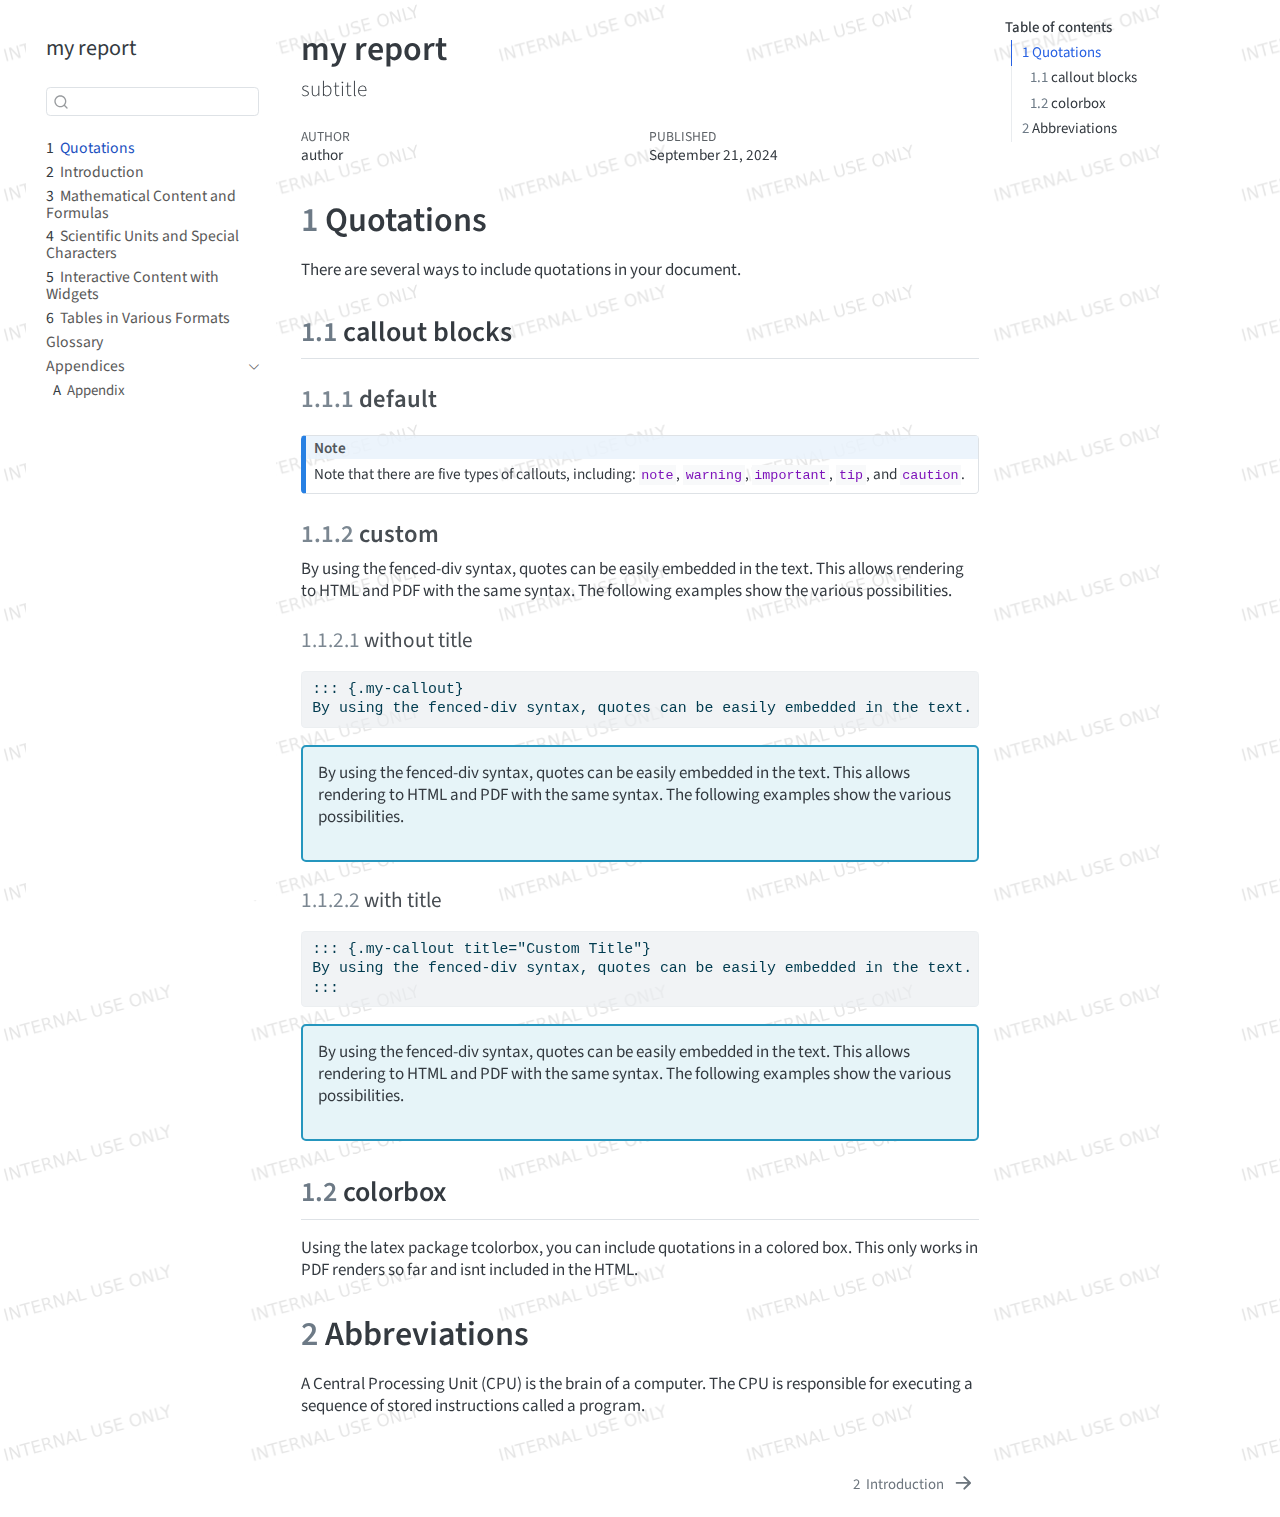
<file: index.html>
<!DOCTYPE html>
<html xmlns="http://www.w3.org/1999/xhtml" lang="en" xml:lang="en"><head>

<meta charset="utf-8">
<meta name="generator" content="quarto-1.4.549">

<meta name="viewport" content="width=device-width, initial-scale=1.0, user-scalable=yes">

<meta name="author" content="author">
<meta name="dcterms.date" content="2024-09-21">

<title>my report</title>
<style>
code{white-space: pre-wrap;}
span.smallcaps{font-variant: small-caps;}
div.columns{display: flex; gap: min(4vw, 1.5em);}
div.column{flex: auto; overflow-x: auto;}
div.hanging-indent{margin-left: 1.5em; text-indent: -1.5em;}
ul.task-list{list-style: none;}
ul.task-list li input[type="checkbox"] {
  width: 0.8em;
  margin: 0 0.8em 0.2em -1em; /* quarto-specific, see https://github.com/quarto-dev/quarto-cli/issues/4556 */ 
  vertical-align: middle;
}
/* CSS for syntax highlighting */
pre > code.sourceCode { white-space: pre; position: relative; }
pre > code.sourceCode > span { line-height: 1.25; }
pre > code.sourceCode > span:empty { height: 1.2em; }
.sourceCode { overflow: visible; }
code.sourceCode > span { color: inherit; text-decoration: inherit; }
div.sourceCode { margin: 1em 0; }
pre.sourceCode { margin: 0; }
@media screen {
div.sourceCode { overflow: auto; }
}
@media print {
pre > code.sourceCode { white-space: pre-wrap; }
pre > code.sourceCode > span { text-indent: -5em; padding-left: 5em; }
}
pre.numberSource code
  { counter-reset: source-line 0; }
pre.numberSource code > span
  { position: relative; left: -4em; counter-increment: source-line; }
pre.numberSource code > span > a:first-child::before
  { content: counter(source-line);
    position: relative; left: -1em; text-align: right; vertical-align: baseline;
    border: none; display: inline-block;
    -webkit-touch-callout: none; -webkit-user-select: none;
    -khtml-user-select: none; -moz-user-select: none;
    -ms-user-select: none; user-select: none;
    padding: 0 4px; width: 4em;
  }
pre.numberSource { margin-left: 3em;  padding-left: 4px; }
div.sourceCode
  {   }
@media screen {
pre > code.sourceCode > span > a:first-child::before { text-decoration: underline; }
}
</style>


<script src="site_libs/quarto-nav/quarto-nav.js"></script>
<script src="site_libs/quarto-nav/headroom.min.js"></script>
<script src="site_libs/clipboard/clipboard.min.js"></script>
<script src="site_libs/quarto-search/autocomplete.umd.js"></script>
<script src="site_libs/quarto-search/fuse.min.js"></script>
<script src="site_libs/quarto-search/quarto-search.js"></script>
<meta name="quarto:offset" content="./">
<link href="./content/01-basic-text.pdf" rel="next">
<script src="site_libs/quarto-html/quarto.js"></script>
<script src="site_libs/quarto-html/popper.min.js"></script>
<script src="site_libs/quarto-html/tippy.umd.min.js"></script>
<script src="site_libs/quarto-html/anchor.min.js"></script>
<link href="site_libs/quarto-html/tippy.css" rel="stylesheet">
<link href="site_libs/quarto-html/quarto-syntax-highlighting.css" rel="stylesheet" id="quarto-text-highlighting-styles">
<script src="site_libs/bootstrap/bootstrap.min.js"></script>
<link href="site_libs/bootstrap/bootstrap-icons.css" rel="stylesheet">
<link href="site_libs/bootstrap/bootstrap.min.css" rel="stylesheet" id="quarto-bootstrap" data-mode="light">
<script src="site_libs/quarto-contrib/watermark-1.0.11/watermark.min.js"></script>
<script id="quarto-search-options" type="application/json">{
  "location": "sidebar",
  "copy-button": false,
  "collapse-after": 3,
  "panel-placement": "start",
  "type": "textbox",
  "limit": 50,
  "keyboard-shortcut": [
    "f",
    "/",
    "s"
  ],
  "show-item-context": false,
  "language": {
    "search-no-results-text": "No results",
    "search-matching-documents-text": "matching documents",
    "search-copy-link-title": "Copy link to search",
    "search-hide-matches-text": "Hide additional matches",
    "search-more-match-text": "more match in this document",
    "search-more-matches-text": "more matches in this document",
    "search-clear-button-title": "Clear",
    "search-text-placeholder": "",
    "search-detached-cancel-button-title": "Cancel",
    "search-submit-button-title": "Submit",
    "search-label": "Search"
  }
}</script>


</head>

<body class="floating">

<div id="quarto-search-results"></div>
  <header id="quarto-header" class="headroom fixed-top">
  <nav class="quarto-secondary-nav">
    <div class="container-fluid d-flex">
      <button type="button" class="quarto-btn-toggle btn" data-bs-toggle="collapse" data-bs-target=".quarto-sidebar-collapse-item" aria-controls="quarto-sidebar" aria-expanded="false" aria-label="Toggle sidebar navigation" onclick="if (window.quartoToggleHeadroom) { window.quartoToggleHeadroom(); }">
        <i class="bi bi-layout-text-sidebar-reverse"></i>
      </button>
        <nav class="quarto-page-breadcrumbs" aria-label="breadcrumb"><ol class="breadcrumb"><li class="breadcrumb-item"><a href="./index.pdf"><span class="chapter-number">1</span>&nbsp; <span class="chapter-title">Quotations</span></a></li></ol></nav>
        <a class="flex-grow-1" role="button" data-bs-toggle="collapse" data-bs-target=".quarto-sidebar-collapse-item" aria-controls="quarto-sidebar" aria-expanded="false" aria-label="Toggle sidebar navigation" onclick="if (window.quartoToggleHeadroom) { window.quartoToggleHeadroom(); }">      
        </a>
      <button type="button" class="btn quarto-search-button" aria-label="" onclick="window.quartoOpenSearch();">
        <i class="bi bi-search"></i>
      </button>
    </div>
  </nav>
</header>
<!-- content -->
<div id="quarto-content" class="quarto-container page-columns page-rows-contents page-layout-article">
<!-- sidebar -->
  <nav id="quarto-sidebar" class="sidebar collapse collapse-horizontal quarto-sidebar-collapse-item sidebar-navigation floating overflow-auto">
    <div class="pt-lg-2 mt-2 text-left sidebar-header">
    <div class="sidebar-title mb-0 py-0">
      <a href="./">my report</a> 
    </div>
      </div>
        <div class="mt-2 flex-shrink-0 align-items-center">
        <div class="sidebar-search">
        <div id="quarto-search" class="" title="Search"></div>
        </div>
        </div>
    <div class="sidebar-menu-container"> 
    <ul class="list-unstyled mt-1">
        <li class="sidebar-item">
  <div class="sidebar-item-container"> 
  <a href="./index.pdf" class="sidebar-item-text sidebar-link active">
 <span class="menu-text"><span class="chapter-number">1</span>&nbsp; <span class="chapter-title">Quotations</span></span></a>
  </div>
</li>
        <li class="sidebar-item">
  <div class="sidebar-item-container"> 
  <a href="./content/01-basic-text.pdf" class="sidebar-item-text sidebar-link">
 <span class="menu-text"><span class="chapter-number">2</span>&nbsp; <span class="chapter-title">Introduction</span></span></a>
  </div>
</li>
        <li class="sidebar-item">
  <div class="sidebar-item-container"> 
  <a href="./content/02-math-content.pdf" class="sidebar-item-text sidebar-link">
 <span class="menu-text"><span class="chapter-number">3</span>&nbsp; <span class="chapter-title">Mathematical Content and Formulas</span></span></a>
  </div>
</li>
        <li class="sidebar-item">
  <div class="sidebar-item-container"> 
  <a href="./content/03-scientific-units.pdf" class="sidebar-item-text sidebar-link">
 <span class="menu-text"><span class="chapter-number">4</span>&nbsp; <span class="chapter-title">Scientific Units and Special Characters</span></span></a>
  </div>
</li>
        <li class="sidebar-item">
  <div class="sidebar-item-container"> 
  <a href="./content/04-interactive-widgets.pdf" class="sidebar-item-text sidebar-link">
 <span class="menu-text"><span class="chapter-number">5</span>&nbsp; <span class="chapter-title">Interactive Content with Widgets</span></span></a>
  </div>
</li>
        <li class="sidebar-item">
  <div class="sidebar-item-container"> 
  <a href="./content/05-tables.pdf" class="sidebar-item-text sidebar-link">
 <span class="menu-text"><span class="chapter-number">6</span>&nbsp; <span class="chapter-title">Tables in Various Formats</span></span></a>
  </div>
</li>
        <li class="sidebar-item">
  <div class="sidebar-item-container"> 
  <a href="./content/glossary.pdf" class="sidebar-item-text sidebar-link">
 <span class="menu-text">Glossary</span></a>
  </div>
</li>
        <li class="sidebar-item sidebar-item-section">
      <div class="sidebar-item-container"> 
            <a class="sidebar-item-text sidebar-link text-start" data-bs-toggle="collapse" data-bs-target="#quarto-sidebar-section-1" aria-expanded="true">
 <span class="menu-text">Appendices</span></a>
          <a class="sidebar-item-toggle text-start" data-bs-toggle="collapse" data-bs-target="#quarto-sidebar-section-1" aria-expanded="true" aria-label="Toggle section">
            <i class="bi bi-chevron-right ms-2"></i>
          </a> 
      </div>
      <ul id="quarto-sidebar-section-1" class="collapse list-unstyled sidebar-section depth1 show">  
          <li class="sidebar-item">
  <div class="sidebar-item-container"> 
  <a href="./appendix/appendix.pdf" class="sidebar-item-text sidebar-link">
 <span class="menu-text"><span class="chapter-number">A</span>&nbsp; <span class="chapter-title">Appendix</span></span></a>
  </div>
</li>
      </ul>
  </li>
    </ul>
    </div>
</nav>
<div id="quarto-sidebar-glass" class="quarto-sidebar-collapse-item" data-bs-toggle="collapse" data-bs-target=".quarto-sidebar-collapse-item"></div>
<!-- margin-sidebar -->
    <div id="quarto-margin-sidebar" class="sidebar margin-sidebar">
        <nav id="TOC" role="doc-toc" class="toc-active">
    <h2 id="toc-title">Table of contents</h2>
   
  <ul>
  <li><a href="#quotations" id="toc-quotations" class="nav-link active" data-scroll-target="#quotations"><span class="header-section-number">1</span> Quotations</a>
  <ul class="collapse">
  <li><a href="#callout-blocks" id="toc-callout-blocks" class="nav-link" data-scroll-target="#callout-blocks"><span class="header-section-number">1.1</span> callout blocks</a>
  <ul class="collapse">
  <li><a href="#default" id="toc-default" class="nav-link" data-scroll-target="#default"><span class="header-section-number">1.1.1</span> default</a></li>
  <li><a href="#custom" id="toc-custom" class="nav-link" data-scroll-target="#custom"><span class="header-section-number">1.1.2</span> custom</a></li>
  </ul></li>
  <li><a href="#colorbox" id="toc-colorbox" class="nav-link" data-scroll-target="#colorbox"><span class="header-section-number">1.2</span> colorbox</a></li>
  </ul></li>
  <li><a href="#abbreviations" id="toc-abbreviations" class="nav-link" data-scroll-target="#abbreviations"><span class="header-section-number">2</span> Abbreviations</a></li>
  </ul>
</nav>
    </div>
<!-- main -->
<main class="content" id="quarto-document-content">

<header id="title-block-header" class="quarto-title-block default">
<div class="quarto-title">
<h1 class="title">my report</h1>
<p class="subtitle lead">subtitle</p>
</div>



<div class="quarto-title-meta">

    <div>
    <div class="quarto-title-meta-heading">Author</div>
    <div class="quarto-title-meta-contents">
             <p>author </p>
          </div>
  </div>
    
    <div>
    <div class="quarto-title-meta-heading">Published</div>
    <div class="quarto-title-meta-contents">
      <p class="date">September 21, 2024</p>
    </div>
  </div>
  
    
  </div>
  


</header>


<section id="quotations" class="level1" data-number="1">
<h1 data-number="1"><span class="header-section-number">1</span> Quotations</h1>
<p>There are several ways to include quotations in your document.</p>
<section id="callout-blocks" class="level2" data-number="1.1">
<h2 data-number="1.1" class="anchored" data-anchor-id="callout-blocks"><span class="header-section-number">1.1</span> callout blocks</h2>
<section id="default" class="level3" data-number="1.1.1">
<h3 data-number="1.1.1" class="anchored" data-anchor-id="default"><span class="header-section-number">1.1.1</span> default</h3>
<div class="callout callout-style-default callout-note no-icon callout-titled">
<div class="callout-header d-flex align-content-center">
<div class="callout-icon-container">
<i class="callout-icon no-icon"></i>
</div>
<div class="callout-title-container flex-fill">
Note
</div>
</div>
<div class="callout-body-container callout-body">
<p>Note that there are five types of callouts, including: <code>note</code>, <code>warning</code>, <code>important</code>, <code>tip</code>, and <code>caution</code>.</p>
</div>
</div>
</section>
<section id="custom" class="level3" data-number="1.1.2">
<h3 data-number="1.1.2" class="anchored" data-anchor-id="custom"><span class="header-section-number">1.1.2</span> custom</h3>
<p>By using the fenced-div syntax, quotes can be easily embedded in the text. This allows rendering to HTML and PDF with the same syntax. The following examples show the various possibilities.</p>
<section id="without-title" class="level4" data-number="1.1.2.1">
<h4 data-number="1.1.2.1" class="anchored" data-anchor-id="without-title"><span class="header-section-number">1.1.2.1</span> without title</h4>
<div class="sourceCode" id="cb1"><pre class="sourceCode markdown code-with-copy"><code class="sourceCode markdown"><span id="cb1-1"><a href="#cb1-1" aria-hidden="true" tabindex="-1"></a>::: {.my-callout}</span>
<span id="cb1-2"><a href="#cb1-2" aria-hidden="true" tabindex="-1"></a>By using the fenced-div syntax, quotes can be easily embedded in the text. This allows rendering to HTML and PDF with the same syntax. The following examples show the various possibilities.</span></code><button title="Copy to Clipboard" class="code-copy-button"><i class="bi"></i></button></pre></div>
<div class="my-callout">
<p>By using the fenced-div syntax, quotes can be easily embedded in the text. This allows rendering to HTML and PDF with the same syntax. The following examples show the various possibilities.</p>
</div>
</section>
<section id="with-title" class="level4" data-number="1.1.2.2">
<h4 data-number="1.1.2.2" class="anchored" data-anchor-id="with-title"><span class="header-section-number">1.1.2.2</span> with title</h4>
<div class="sourceCode" id="cb2"><pre class="sourceCode markdown code-with-copy"><code class="sourceCode markdown"><span id="cb2-1"><a href="#cb2-1" aria-hidden="true" tabindex="-1"></a>::: {.my-callout title="Custom Title"}</span>
<span id="cb2-2"><a href="#cb2-2" aria-hidden="true" tabindex="-1"></a>By using the fenced-div syntax, quotes can be easily embedded in the text. This allows rendering to HTML and PDF with the same syntax. The following examples show the various possibilities.</span>
<span id="cb2-3"><a href="#cb2-3" aria-hidden="true" tabindex="-1"></a>:::</span></code><button title="Copy to Clipboard" class="code-copy-button"><i class="bi"></i></button></pre></div>
<div class="my-callout" title="Custom Title">
<p>By using the fenced-div syntax, quotes can be easily embedded in the text. This allows rendering to HTML and PDF with the same syntax. The following examples show the various possibilities.</p>
</div>
</section>
</section>
</section>
<section id="colorbox" class="level2" data-number="1.2">
<h2 data-number="1.2" class="anchored" data-anchor-id="colorbox"><span class="header-section-number">1.2</span> colorbox</h2>
<p>Using the latex package tcolorbox, you can include quotations in a colored box. This only works in PDF renders so far and isnt included in the HTML.</p>
</section>
</section>
<section id="abbreviations" class="level1" data-number="2">
<h1 data-number="2"><span class="header-section-number">2</span> Abbreviations</h1>
<p>A Central Processing Unit (CPU) is the brain of a computer. The CPU is responsible for executing a sequence of stored instructions called a program.</p>


</section>

</main> <!-- /main -->
<script id="quarto-html-after-body" type="application/javascript">
window.document.addEventListener("DOMContentLoaded", function (event) {
  const toggleBodyColorMode = (bsSheetEl) => {
    const mode = bsSheetEl.getAttribute("data-mode");
    const bodyEl = window.document.querySelector("body");
    if (mode === "dark") {
      bodyEl.classList.add("quarto-dark");
      bodyEl.classList.remove("quarto-light");
    } else {
      bodyEl.classList.add("quarto-light");
      bodyEl.classList.remove("quarto-dark");
    }
  }
  const toggleBodyColorPrimary = () => {
    const bsSheetEl = window.document.querySelector("link#quarto-bootstrap");
    if (bsSheetEl) {
      toggleBodyColorMode(bsSheetEl);
    }
  }
  toggleBodyColorPrimary();  
  const icon = "";
  const anchorJS = new window.AnchorJS();
  anchorJS.options = {
    placement: 'right',
    icon: icon
  };
  anchorJS.add('.anchored');
  const isCodeAnnotation = (el) => {
    for (const clz of el.classList) {
      if (clz.startsWith('code-annotation-')) {                     
        return true;
      }
    }
    return false;
  }
  const clipboard = new window.ClipboardJS('.code-copy-button', {
    text: function(trigger) {
      const codeEl = trigger.previousElementSibling.cloneNode(true);
      for (const childEl of codeEl.children) {
        if (isCodeAnnotation(childEl)) {
          childEl.remove();
        }
      }
      return codeEl.innerText;
    }
  });
  clipboard.on('success', function(e) {
    // button target
    const button = e.trigger;
    // don't keep focus
    button.blur();
    // flash "checked"
    button.classList.add('code-copy-button-checked');
    var currentTitle = button.getAttribute("title");
    button.setAttribute("title", "Copied!");
    let tooltip;
    if (window.bootstrap) {
      button.setAttribute("data-bs-toggle", "tooltip");
      button.setAttribute("data-bs-placement", "left");
      button.setAttribute("data-bs-title", "Copied!");
      tooltip = new bootstrap.Tooltip(button, 
        { trigger: "manual", 
          customClass: "code-copy-button-tooltip",
          offset: [0, -8]});
      tooltip.show();    
    }
    setTimeout(function() {
      if (tooltip) {
        tooltip.hide();
        button.removeAttribute("data-bs-title");
        button.removeAttribute("data-bs-toggle");
        button.removeAttribute("data-bs-placement");
      }
      button.setAttribute("title", currentTitle);
      button.classList.remove('code-copy-button-checked');
    }, 1000);
    // clear code selection
    e.clearSelection();
  });
  function tippyHover(el, contentFn, onTriggerFn, onUntriggerFn) {
    const config = {
      allowHTML: true,
      maxWidth: 500,
      delay: 100,
      arrow: false,
      appendTo: function(el) {
          return el.parentElement;
      },
      interactive: true,
      interactiveBorder: 10,
      theme: 'quarto',
      placement: 'bottom-start',
    };
    if (contentFn) {
      config.content = contentFn;
    }
    if (onTriggerFn) {
      config.onTrigger = onTriggerFn;
    }
    if (onUntriggerFn) {
      config.onUntrigger = onUntriggerFn;
    }
    window.tippy(el, config); 
  }
  const noterefs = window.document.querySelectorAll('a[role="doc-noteref"]');
  for (var i=0; i<noterefs.length; i++) {
    const ref = noterefs[i];
    tippyHover(ref, function() {
      // use id or data attribute instead here
      let href = ref.getAttribute('data-footnote-href') || ref.getAttribute('href');
      try { href = new URL(href).hash; } catch {}
      const id = href.replace(/^#\/?/, "");
      const note = window.document.getElementById(id);
      return note.innerHTML;
    });
  }
  const xrefs = window.document.querySelectorAll('a.quarto-xref');
  const processXRef = (id, note) => {
    // Strip column container classes
    const stripColumnClz = (el) => {
      el.classList.remove("page-full", "page-columns");
      if (el.children) {
        for (const child of el.children) {
          stripColumnClz(child);
        }
      }
    }
    stripColumnClz(note)
    if (id === null || id.startsWith('sec-')) {
      // Special case sections, only their first couple elements
      const container = document.createElement("div");
      if (note.children && note.children.length > 2) {
        container.appendChild(note.children[0].cloneNode(true));
        for (let i = 1; i < note.children.length; i++) {
          const child = note.children[i];
          if (child.tagName === "P" && child.innerText === "") {
            continue;
          } else {
            container.appendChild(child.cloneNode(true));
            break;
          }
        }
        if (window.Quarto?.typesetMath) {
          window.Quarto.typesetMath(container);
        }
        return container.innerHTML
      } else {
        if (window.Quarto?.typesetMath) {
          window.Quarto.typesetMath(note);
        }
        return note.innerHTML;
      }
    } else {
      // Remove any anchor links if they are present
      const anchorLink = note.querySelector('a.anchorjs-link');
      if (anchorLink) {
        anchorLink.remove();
      }
      if (window.Quarto?.typesetMath) {
        window.Quarto.typesetMath(note);
      }
      // TODO in 1.5, we should make sure this works without a callout special case
      if (note.classList.contains("callout")) {
        return note.outerHTML;
      } else {
        return note.innerHTML;
      }
    }
  }
  for (var i=0; i<xrefs.length; i++) {
    const xref = xrefs[i];
    tippyHover(xref, undefined, function(instance) {
      instance.disable();
      let url = xref.getAttribute('href');
      let hash = undefined; 
      if (url.startsWith('#')) {
        hash = url;
      } else {
        try { hash = new URL(url).hash; } catch {}
      }
      if (hash) {
        const id = hash.replace(/^#\/?/, "");
        const note = window.document.getElementById(id);
        if (note !== null) {
          try {
            const html = processXRef(id, note.cloneNode(true));
            instance.setContent(html);
          } finally {
            instance.enable();
            instance.show();
          }
        } else {
          // See if we can fetch this
          fetch(url.split('#')[0])
          .then(res => res.text())
          .then(html => {
            const parser = new DOMParser();
            const htmlDoc = parser.parseFromString(html, "text/html");
            const note = htmlDoc.getElementById(id);
            if (note !== null) {
              const html = processXRef(id, note);
              instance.setContent(html);
            } 
          }).finally(() => {
            instance.enable();
            instance.show();
          });
        }
      } else {
        // See if we can fetch a full url (with no hash to target)
        // This is a special case and we should probably do some content thinning / targeting
        fetch(url)
        .then(res => res.text())
        .then(html => {
          const parser = new DOMParser();
          const htmlDoc = parser.parseFromString(html, "text/html");
          const note = htmlDoc.querySelector('main.content');
          if (note !== null) {
            // This should only happen for chapter cross references
            // (since there is no id in the URL)
            // remove the first header
            if (note.children.length > 0 && note.children[0].tagName === "HEADER") {
              note.children[0].remove();
            }
            const html = processXRef(null, note);
            instance.setContent(html);
          } 
        }).finally(() => {
          instance.enable();
          instance.show();
        });
      }
    }, function(instance) {
    });
  }
      let selectedAnnoteEl;
      const selectorForAnnotation = ( cell, annotation) => {
        let cellAttr = 'data-code-cell="' + cell + '"';
        let lineAttr = 'data-code-annotation="' +  annotation + '"';
        const selector = 'span[' + cellAttr + '][' + lineAttr + ']';
        return selector;
      }
      const selectCodeLines = (annoteEl) => {
        const doc = window.document;
        const targetCell = annoteEl.getAttribute("data-target-cell");
        const targetAnnotation = annoteEl.getAttribute("data-target-annotation");
        const annoteSpan = window.document.querySelector(selectorForAnnotation(targetCell, targetAnnotation));
        const lines = annoteSpan.getAttribute("data-code-lines").split(",");
        const lineIds = lines.map((line) => {
          return targetCell + "-" + line;
        })
        let top = null;
        let height = null;
        let parent = null;
        if (lineIds.length > 0) {
            //compute the position of the single el (top and bottom and make a div)
            const el = window.document.getElementById(lineIds[0]);
            top = el.offsetTop;
            height = el.offsetHeight;
            parent = el.parentElement.parentElement;
          if (lineIds.length > 1) {
            const lastEl = window.document.getElementById(lineIds[lineIds.length - 1]);
            const bottom = lastEl.offsetTop + lastEl.offsetHeight;
            height = bottom - top;
          }
          if (top !== null && height !== null && parent !== null) {
            // cook up a div (if necessary) and position it 
            let div = window.document.getElementById("code-annotation-line-highlight");
            if (div === null) {
              div = window.document.createElement("div");
              div.setAttribute("id", "code-annotation-line-highlight");
              div.style.position = 'absolute';
              parent.appendChild(div);
            }
            div.style.top = top - 2 + "px";
            div.style.height = height + 4 + "px";
            div.style.left = 0;
            let gutterDiv = window.document.getElementById("code-annotation-line-highlight-gutter");
            if (gutterDiv === null) {
              gutterDiv = window.document.createElement("div");
              gutterDiv.setAttribute("id", "code-annotation-line-highlight-gutter");
              gutterDiv.style.position = 'absolute';
              const codeCell = window.document.getElementById(targetCell);
              const gutter = codeCell.querySelector('.code-annotation-gutter');
              gutter.appendChild(gutterDiv);
            }
            gutterDiv.style.top = top - 2 + "px";
            gutterDiv.style.height = height + 4 + "px";
          }
          selectedAnnoteEl = annoteEl;
        }
      };
      const unselectCodeLines = () => {
        const elementsIds = ["code-annotation-line-highlight", "code-annotation-line-highlight-gutter"];
        elementsIds.forEach((elId) => {
          const div = window.document.getElementById(elId);
          if (div) {
            div.remove();
          }
        });
        selectedAnnoteEl = undefined;
      };
        // Handle positioning of the toggle
    window.addEventListener(
      "resize",
      throttle(() => {
        elRect = undefined;
        if (selectedAnnoteEl) {
          selectCodeLines(selectedAnnoteEl);
        }
      }, 10)
    );
    function throttle(fn, ms) {
    let throttle = false;
    let timer;
      return (...args) => {
        if(!throttle) { // first call gets through
            fn.apply(this, args);
            throttle = true;
        } else { // all the others get throttled
            if(timer) clearTimeout(timer); // cancel #2
            timer = setTimeout(() => {
              fn.apply(this, args);
              timer = throttle = false;
            }, ms);
        }
      };
    }
      // Attach click handler to the DT
      const annoteDls = window.document.querySelectorAll('dt[data-target-cell]');
      for (const annoteDlNode of annoteDls) {
        annoteDlNode.addEventListener('click', (event) => {
          const clickedEl = event.target;
          if (clickedEl !== selectedAnnoteEl) {
            unselectCodeLines();
            const activeEl = window.document.querySelector('dt[data-target-cell].code-annotation-active');
            if (activeEl) {
              activeEl.classList.remove('code-annotation-active');
            }
            selectCodeLines(clickedEl);
            clickedEl.classList.add('code-annotation-active');
          } else {
            // Unselect the line
            unselectCodeLines();
            clickedEl.classList.remove('code-annotation-active');
          }
        });
      }
  const findCites = (el) => {
    const parentEl = el.parentElement;
    if (parentEl) {
      const cites = parentEl.dataset.cites;
      if (cites) {
        return {
          el,
          cites: cites.split(' ')
        };
      } else {
        return findCites(el.parentElement)
      }
    } else {
      return undefined;
    }
  };
  var bibliorefs = window.document.querySelectorAll('a[role="doc-biblioref"]');
  for (var i=0; i<bibliorefs.length; i++) {
    const ref = bibliorefs[i];
    const citeInfo = findCites(ref);
    if (citeInfo) {
      tippyHover(citeInfo.el, function() {
        var popup = window.document.createElement('div');
        citeInfo.cites.forEach(function(cite) {
          var citeDiv = window.document.createElement('div');
          citeDiv.classList.add('hanging-indent');
          citeDiv.classList.add('csl-entry');
          var biblioDiv = window.document.getElementById('ref-' + cite);
          if (biblioDiv) {
            citeDiv.innerHTML = biblioDiv.innerHTML;
          }
          popup.appendChild(citeDiv);
        });
        return popup.innerHTML;
      });
    }
  }
});
</script>
<nav class="page-navigation">
  <div class="nav-page nav-page-previous">
  </div>
  <div class="nav-page nav-page-next">
      <a href="./content/01-basic-text.pdf" class="pagination-link" aria-label="<span class='chapter-number'>2</span>&nbsp; <span class='chapter-title'>Introduction</span>">
        <span class="nav-page-text"><span class="chapter-number">2</span>&nbsp; <span class="chapter-title">Introduction</span></span> <i class="bi bi-arrow-right-short"></i>
      </a>
  </div>
</nav>
</div> <!-- /content -->
<script>
    const baseFontSize = parseFloat(getComputedStyle(document.documentElement).fontSize);
    const watermark = new XWatermark.XWatermark();
    watermark.init("INTERNAL USE ONLY", {
      parentSelector: "body",
      prevent: true,
      observer: true,
      mode: "normal",
      font: "system-ui, -apple-system, 'Segoe UI', Roboto, 'Helvetica Neue', 'Noto Sans', 'Liberation Sans', Arial, sans-serif, 'Apple Color Emoji', 'Segoe UI Emoji', 'Segoe UI Symbol', 'Noto Color Emoji'",
      fontsize: baseFontSize * 1.000000,
      angle: -15.000000,
      color: "#000000",
      alpha: 0.100000,
      cols: 10,
      rows: 50,
      xSpace: baseFontSize * 4.000000,
      ySpace: baseFontSize * 4.000000,
      zIndex: -1
    });
    </script>




</body></html>
</file>
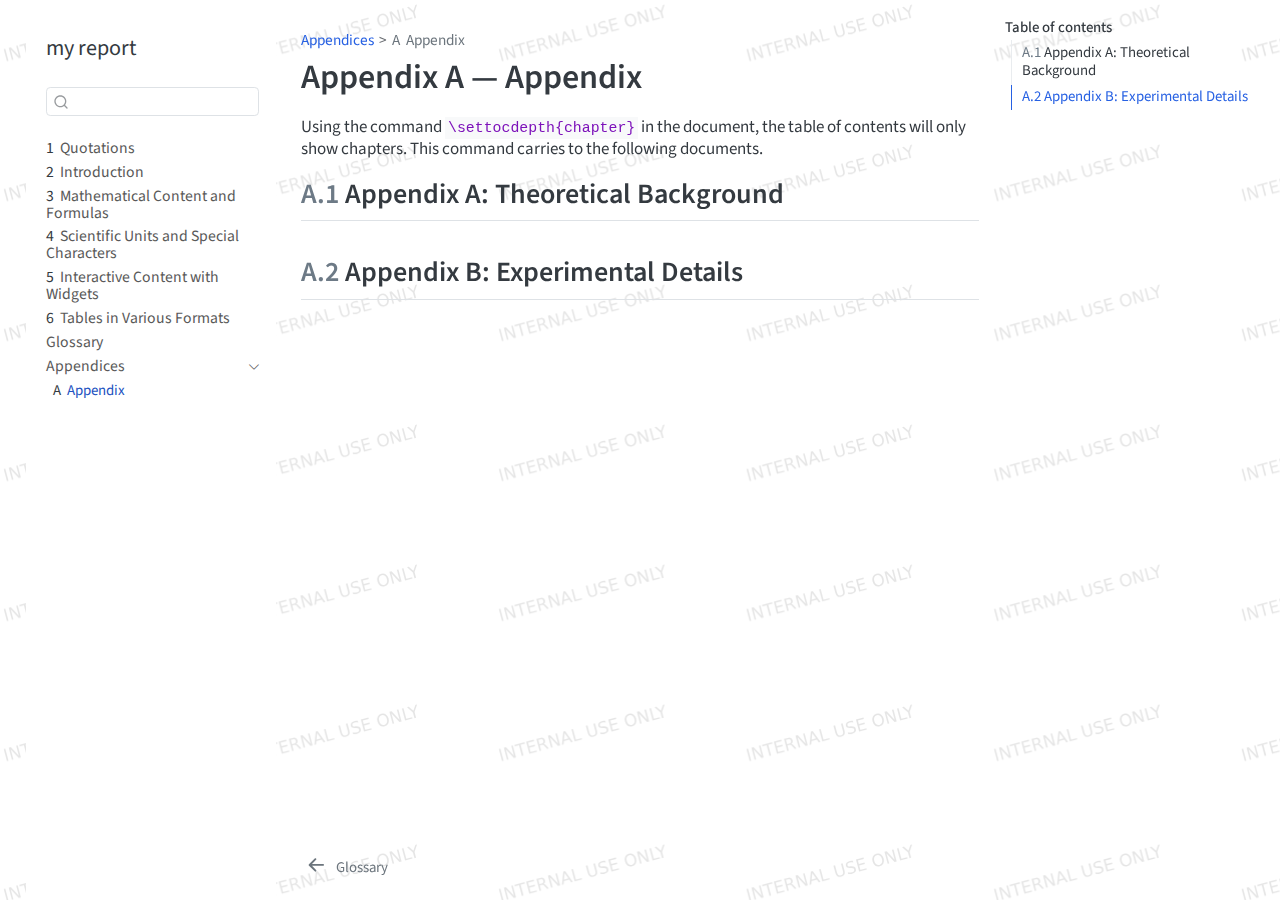
<file: appendix/appendix.html>
<!DOCTYPE html>
<html xmlns="http://www.w3.org/1999/xhtml" lang="en" xml:lang="en"><head>

<meta charset="utf-8">
<meta name="generator" content="quarto-1.4.549">

<meta name="viewport" content="width=device-width, initial-scale=1.0, user-scalable=yes">


<title>my report - Appendix A — Appendix</title>
<style>
code{white-space: pre-wrap;}
span.smallcaps{font-variant: small-caps;}
div.columns{display: flex; gap: min(4vw, 1.5em);}
div.column{flex: auto; overflow-x: auto;}
div.hanging-indent{margin-left: 1.5em; text-indent: -1.5em;}
ul.task-list{list-style: none;}
ul.task-list li input[type="checkbox"] {
  width: 0.8em;
  margin: 0 0.8em 0.2em -1em; /* quarto-specific, see https://github.com/quarto-dev/quarto-cli/issues/4556 */ 
  vertical-align: middle;
}
</style>


<script src="../site_libs/quarto-nav/quarto-nav.js"></script>
<script src="../site_libs/quarto-nav/headroom.min.js"></script>
<script src="../site_libs/clipboard/clipboard.min.js"></script>
<script src="../site_libs/quarto-search/autocomplete.umd.js"></script>
<script src="../site_libs/quarto-search/fuse.min.js"></script>
<script src="../site_libs/quarto-search/quarto-search.js"></script>
<meta name="quarto:offset" content="../">
<link href="../content/glossary.pdf" rel="prev">
<script src="../site_libs/quarto-html/quarto.js"></script>
<script src="../site_libs/quarto-html/popper.min.js"></script>
<script src="../site_libs/quarto-html/tippy.umd.min.js"></script>
<script src="../site_libs/quarto-html/anchor.min.js"></script>
<link href="../site_libs/quarto-html/tippy.css" rel="stylesheet">
<link href="../site_libs/quarto-html/quarto-syntax-highlighting.css" rel="stylesheet" id="quarto-text-highlighting-styles">
<script src="../site_libs/bootstrap/bootstrap.min.js"></script>
<link href="../site_libs/bootstrap/bootstrap-icons.css" rel="stylesheet">
<link href="../site_libs/bootstrap/bootstrap.min.css" rel="stylesheet" id="quarto-bootstrap" data-mode="light">
<script src="../site_libs/quarto-contrib/watermark-1.0.11/watermark.min.js"></script>
<script id="quarto-search-options" type="application/json">{
  "location": "sidebar",
  "copy-button": false,
  "collapse-after": 3,
  "panel-placement": "start",
  "type": "textbox",
  "limit": 50,
  "keyboard-shortcut": [
    "f",
    "/",
    "s"
  ],
  "show-item-context": false,
  "language": {
    "search-no-results-text": "No results",
    "search-matching-documents-text": "matching documents",
    "search-copy-link-title": "Copy link to search",
    "search-hide-matches-text": "Hide additional matches",
    "search-more-match-text": "more match in this document",
    "search-more-matches-text": "more matches in this document",
    "search-clear-button-title": "Clear",
    "search-text-placeholder": "",
    "search-detached-cancel-button-title": "Cancel",
    "search-submit-button-title": "Submit",
    "search-label": "Search"
  }
}</script>


</head>

<body class="floating">

<div id="quarto-search-results"></div>
  <header id="quarto-header" class="headroom fixed-top">
  <nav class="quarto-secondary-nav">
    <div class="container-fluid d-flex">
      <button type="button" class="quarto-btn-toggle btn" data-bs-toggle="collapse" data-bs-target=".quarto-sidebar-collapse-item" aria-controls="quarto-sidebar" aria-expanded="false" aria-label="Toggle sidebar navigation" onclick="if (window.quartoToggleHeadroom) { window.quartoToggleHeadroom(); }">
        <i class="bi bi-layout-text-sidebar-reverse"></i>
      </button>
        <nav class="quarto-page-breadcrumbs" aria-label="breadcrumb"><ol class="breadcrumb"><li class="breadcrumb-item"><a href="../appendix/appendix.pdf">Appendices</a></li><li class="breadcrumb-item"><a href="../appendix/appendix.pdf"><span class="chapter-number">A</span>&nbsp; <span class="chapter-title">Appendix</span></a></li></ol></nav>
        <a class="flex-grow-1" role="button" data-bs-toggle="collapse" data-bs-target=".quarto-sidebar-collapse-item" aria-controls="quarto-sidebar" aria-expanded="false" aria-label="Toggle sidebar navigation" onclick="if (window.quartoToggleHeadroom) { window.quartoToggleHeadroom(); }">      
        </a>
      <button type="button" class="btn quarto-search-button" aria-label="" onclick="window.quartoOpenSearch();">
        <i class="bi bi-search"></i>
      </button>
    </div>
  </nav>
</header>
<!-- content -->
<div id="quarto-content" class="quarto-container page-columns page-rows-contents page-layout-article">
<!-- sidebar -->
  <nav id="quarto-sidebar" class="sidebar collapse collapse-horizontal quarto-sidebar-collapse-item sidebar-navigation floating overflow-auto">
    <div class="pt-lg-2 mt-2 text-left sidebar-header">
    <div class="sidebar-title mb-0 py-0">
      <a href="../">my report</a> 
    </div>
      </div>
        <div class="mt-2 flex-shrink-0 align-items-center">
        <div class="sidebar-search">
        <div id="quarto-search" class="" title="Search"></div>
        </div>
        </div>
    <div class="sidebar-menu-container"> 
    <ul class="list-unstyled mt-1">
        <li class="sidebar-item">
  <div class="sidebar-item-container"> 
  <a href="../index.pdf" class="sidebar-item-text sidebar-link">
 <span class="menu-text"><span class="chapter-number">1</span>&nbsp; <span class="chapter-title">Quotations</span></span></a>
  </div>
</li>
        <li class="sidebar-item">
  <div class="sidebar-item-container"> 
  <a href="../content/01-basic-text.pdf" class="sidebar-item-text sidebar-link">
 <span class="menu-text"><span class="chapter-number">2</span>&nbsp; <span class="chapter-title">Introduction</span></span></a>
  </div>
</li>
        <li class="sidebar-item">
  <div class="sidebar-item-container"> 
  <a href="../content/02-math-content.pdf" class="sidebar-item-text sidebar-link">
 <span class="menu-text"><span class="chapter-number">3</span>&nbsp; <span class="chapter-title">Mathematical Content and Formulas</span></span></a>
  </div>
</li>
        <li class="sidebar-item">
  <div class="sidebar-item-container"> 
  <a href="../content/03-scientific-units.pdf" class="sidebar-item-text sidebar-link">
 <span class="menu-text"><span class="chapter-number">4</span>&nbsp; <span class="chapter-title">Scientific Units and Special Characters</span></span></a>
  </div>
</li>
        <li class="sidebar-item">
  <div class="sidebar-item-container"> 
  <a href="../content/04-interactive-widgets.pdf" class="sidebar-item-text sidebar-link">
 <span class="menu-text"><span class="chapter-number">5</span>&nbsp; <span class="chapter-title">Interactive Content with Widgets</span></span></a>
  </div>
</li>
        <li class="sidebar-item">
  <div class="sidebar-item-container"> 
  <a href="../content/05-tables.pdf" class="sidebar-item-text sidebar-link">
 <span class="menu-text"><span class="chapter-number">6</span>&nbsp; <span class="chapter-title">Tables in Various Formats</span></span></a>
  </div>
</li>
        <li class="sidebar-item">
  <div class="sidebar-item-container"> 
  <a href="../content/glossary.pdf" class="sidebar-item-text sidebar-link">
 <span class="menu-text">Glossary</span></a>
  </div>
</li>
        <li class="sidebar-item sidebar-item-section">
      <div class="sidebar-item-container"> 
            <a class="sidebar-item-text sidebar-link text-start" data-bs-toggle="collapse" data-bs-target="#quarto-sidebar-section-1" aria-expanded="true">
 <span class="menu-text">Appendices</span></a>
          <a class="sidebar-item-toggle text-start" data-bs-toggle="collapse" data-bs-target="#quarto-sidebar-section-1" aria-expanded="true" aria-label="Toggle section">
            <i class="bi bi-chevron-right ms-2"></i>
          </a> 
      </div>
      <ul id="quarto-sidebar-section-1" class="collapse list-unstyled sidebar-section depth1 show">  
          <li class="sidebar-item">
  <div class="sidebar-item-container"> 
  <a href="../appendix/appendix.pdf" class="sidebar-item-text sidebar-link active">
 <span class="menu-text"><span class="chapter-number">A</span>&nbsp; <span class="chapter-title">Appendix</span></span></a>
  </div>
</li>
      </ul>
  </li>
    </ul>
    </div>
</nav>
<div id="quarto-sidebar-glass" class="quarto-sidebar-collapse-item" data-bs-toggle="collapse" data-bs-target=".quarto-sidebar-collapse-item"></div>
<!-- margin-sidebar -->
    <div id="quarto-margin-sidebar" class="sidebar margin-sidebar">
        <nav id="TOC" role="doc-toc" class="toc-active">
    <h2 id="toc-title">Table of contents</h2>
   
  <ul>
  <li><a href="#appendix-a-theoretical-background" id="toc-appendix-a-theoretical-background" class="nav-link active" data-scroll-target="#appendix-a-theoretical-background"><span class="header-section-number">A.1</span> Appendix A: Theoretical Background</a></li>
  <li><a href="#appendix-b-experimental-details" id="toc-appendix-b-experimental-details" class="nav-link" data-scroll-target="#appendix-b-experimental-details"><span class="header-section-number">A.2</span> Appendix B: Experimental Details</a></li>
  </ul>
</nav>
    </div>
<!-- main -->
<main class="content" id="quarto-document-content">

<header id="title-block-header" class="quarto-title-block default"><nav class="quarto-page-breadcrumbs quarto-title-breadcrumbs d-none d-lg-block" aria-label="breadcrumb"><ol class="breadcrumb"><li class="breadcrumb-item"><a href="../appendix/appendix.pdf">Appendices</a></li><li class="breadcrumb-item"><a href="../appendix/appendix.pdf"><span class="chapter-number">A</span>&nbsp; <span class="chapter-title">Appendix</span></a></li></ol></nav>
<div class="quarto-title">
<h1 class="title">Appendix A — Appendix</h1>
</div>



<div class="quarto-title-meta">

    
  
    
  </div>
  


</header>


<p>Using the command <code>\settocdepth{chapter}</code> in the document, the table of contents will only show chapters. This command carries to the following documents.</p>
<section id="appendix-a-theoretical-background" class="level2" data-number="A.1">
<h2 data-number="A.1" class="anchored" data-anchor-id="appendix-a-theoretical-background"><span class="header-section-number">A.1</span> Appendix A: Theoretical Background</h2>
</section>
<section id="appendix-b-experimental-details" class="level2" data-number="A.2">
<h2 data-number="A.2" class="anchored" data-anchor-id="appendix-b-experimental-details"><span class="header-section-number">A.2</span> Appendix B: Experimental Details</h2>


</section>

</main> <!-- /main -->
<script id="quarto-html-after-body" type="application/javascript">
window.document.addEventListener("DOMContentLoaded", function (event) {
  const toggleBodyColorMode = (bsSheetEl) => {
    const mode = bsSheetEl.getAttribute("data-mode");
    const bodyEl = window.document.querySelector("body");
    if (mode === "dark") {
      bodyEl.classList.add("quarto-dark");
      bodyEl.classList.remove("quarto-light");
    } else {
      bodyEl.classList.add("quarto-light");
      bodyEl.classList.remove("quarto-dark");
    }
  }
  const toggleBodyColorPrimary = () => {
    const bsSheetEl = window.document.querySelector("link#quarto-bootstrap");
    if (bsSheetEl) {
      toggleBodyColorMode(bsSheetEl);
    }
  }
  toggleBodyColorPrimary();  
  const icon = "";
  const anchorJS = new window.AnchorJS();
  anchorJS.options = {
    placement: 'right',
    icon: icon
  };
  anchorJS.add('.anchored');
  const isCodeAnnotation = (el) => {
    for (const clz of el.classList) {
      if (clz.startsWith('code-annotation-')) {                     
        return true;
      }
    }
    return false;
  }
  const clipboard = new window.ClipboardJS('.code-copy-button', {
    text: function(trigger) {
      const codeEl = trigger.previousElementSibling.cloneNode(true);
      for (const childEl of codeEl.children) {
        if (isCodeAnnotation(childEl)) {
          childEl.remove();
        }
      }
      return codeEl.innerText;
    }
  });
  clipboard.on('success', function(e) {
    // button target
    const button = e.trigger;
    // don't keep focus
    button.blur();
    // flash "checked"
    button.classList.add('code-copy-button-checked');
    var currentTitle = button.getAttribute("title");
    button.setAttribute("title", "Copied!");
    let tooltip;
    if (window.bootstrap) {
      button.setAttribute("data-bs-toggle", "tooltip");
      button.setAttribute("data-bs-placement", "left");
      button.setAttribute("data-bs-title", "Copied!");
      tooltip = new bootstrap.Tooltip(button, 
        { trigger: "manual", 
          customClass: "code-copy-button-tooltip",
          offset: [0, -8]});
      tooltip.show();    
    }
    setTimeout(function() {
      if (tooltip) {
        tooltip.hide();
        button.removeAttribute("data-bs-title");
        button.removeAttribute("data-bs-toggle");
        button.removeAttribute("data-bs-placement");
      }
      button.setAttribute("title", currentTitle);
      button.classList.remove('code-copy-button-checked');
    }, 1000);
    // clear code selection
    e.clearSelection();
  });
  function tippyHover(el, contentFn, onTriggerFn, onUntriggerFn) {
    const config = {
      allowHTML: true,
      maxWidth: 500,
      delay: 100,
      arrow: false,
      appendTo: function(el) {
          return el.parentElement;
      },
      interactive: true,
      interactiveBorder: 10,
      theme: 'quarto',
      placement: 'bottom-start',
    };
    if (contentFn) {
      config.content = contentFn;
    }
    if (onTriggerFn) {
      config.onTrigger = onTriggerFn;
    }
    if (onUntriggerFn) {
      config.onUntrigger = onUntriggerFn;
    }
    window.tippy(el, config); 
  }
  const noterefs = window.document.querySelectorAll('a[role="doc-noteref"]');
  for (var i=0; i<noterefs.length; i++) {
    const ref = noterefs[i];
    tippyHover(ref, function() {
      // use id or data attribute instead here
      let href = ref.getAttribute('data-footnote-href') || ref.getAttribute('href');
      try { href = new URL(href).hash; } catch {}
      const id = href.replace(/^#\/?/, "");
      const note = window.document.getElementById(id);
      return note.innerHTML;
    });
  }
  const xrefs = window.document.querySelectorAll('a.quarto-xref');
  const processXRef = (id, note) => {
    // Strip column container classes
    const stripColumnClz = (el) => {
      el.classList.remove("page-full", "page-columns");
      if (el.children) {
        for (const child of el.children) {
          stripColumnClz(child);
        }
      }
    }
    stripColumnClz(note)
    if (id === null || id.startsWith('sec-')) {
      // Special case sections, only their first couple elements
      const container = document.createElement("div");
      if (note.children && note.children.length > 2) {
        container.appendChild(note.children[0].cloneNode(true));
        for (let i = 1; i < note.children.length; i++) {
          const child = note.children[i];
          if (child.tagName === "P" && child.innerText === "") {
            continue;
          } else {
            container.appendChild(child.cloneNode(true));
            break;
          }
        }
        if (window.Quarto?.typesetMath) {
          window.Quarto.typesetMath(container);
        }
        return container.innerHTML
      } else {
        if (window.Quarto?.typesetMath) {
          window.Quarto.typesetMath(note);
        }
        return note.innerHTML;
      }
    } else {
      // Remove any anchor links if they are present
      const anchorLink = note.querySelector('a.anchorjs-link');
      if (anchorLink) {
        anchorLink.remove();
      }
      if (window.Quarto?.typesetMath) {
        window.Quarto.typesetMath(note);
      }
      // TODO in 1.5, we should make sure this works without a callout special case
      if (note.classList.contains("callout")) {
        return note.outerHTML;
      } else {
        return note.innerHTML;
      }
    }
  }
  for (var i=0; i<xrefs.length; i++) {
    const xref = xrefs[i];
    tippyHover(xref, undefined, function(instance) {
      instance.disable();
      let url = xref.getAttribute('href');
      let hash = undefined; 
      if (url.startsWith('#')) {
        hash = url;
      } else {
        try { hash = new URL(url).hash; } catch {}
      }
      if (hash) {
        const id = hash.replace(/^#\/?/, "");
        const note = window.document.getElementById(id);
        if (note !== null) {
          try {
            const html = processXRef(id, note.cloneNode(true));
            instance.setContent(html);
          } finally {
            instance.enable();
            instance.show();
          }
        } else {
          // See if we can fetch this
          fetch(url.split('#')[0])
          .then(res => res.text())
          .then(html => {
            const parser = new DOMParser();
            const htmlDoc = parser.parseFromString(html, "text/html");
            const note = htmlDoc.getElementById(id);
            if (note !== null) {
              const html = processXRef(id, note);
              instance.setContent(html);
            } 
          }).finally(() => {
            instance.enable();
            instance.show();
          });
        }
      } else {
        // See if we can fetch a full url (with no hash to target)
        // This is a special case and we should probably do some content thinning / targeting
        fetch(url)
        .then(res => res.text())
        .then(html => {
          const parser = new DOMParser();
          const htmlDoc = parser.parseFromString(html, "text/html");
          const note = htmlDoc.querySelector('main.content');
          if (note !== null) {
            // This should only happen for chapter cross references
            // (since there is no id in the URL)
            // remove the first header
            if (note.children.length > 0 && note.children[0].tagName === "HEADER") {
              note.children[0].remove();
            }
            const html = processXRef(null, note);
            instance.setContent(html);
          } 
        }).finally(() => {
          instance.enable();
          instance.show();
        });
      }
    }, function(instance) {
    });
  }
      let selectedAnnoteEl;
      const selectorForAnnotation = ( cell, annotation) => {
        let cellAttr = 'data-code-cell="' + cell + '"';
        let lineAttr = 'data-code-annotation="' +  annotation + '"';
        const selector = 'span[' + cellAttr + '][' + lineAttr + ']';
        return selector;
      }
      const selectCodeLines = (annoteEl) => {
        const doc = window.document;
        const targetCell = annoteEl.getAttribute("data-target-cell");
        const targetAnnotation = annoteEl.getAttribute("data-target-annotation");
        const annoteSpan = window.document.querySelector(selectorForAnnotation(targetCell, targetAnnotation));
        const lines = annoteSpan.getAttribute("data-code-lines").split(",");
        const lineIds = lines.map((line) => {
          return targetCell + "-" + line;
        })
        let top = null;
        let height = null;
        let parent = null;
        if (lineIds.length > 0) {
            //compute the position of the single el (top and bottom and make a div)
            const el = window.document.getElementById(lineIds[0]);
            top = el.offsetTop;
            height = el.offsetHeight;
            parent = el.parentElement.parentElement;
          if (lineIds.length > 1) {
            const lastEl = window.document.getElementById(lineIds[lineIds.length - 1]);
            const bottom = lastEl.offsetTop + lastEl.offsetHeight;
            height = bottom - top;
          }
          if (top !== null && height !== null && parent !== null) {
            // cook up a div (if necessary) and position it 
            let div = window.document.getElementById("code-annotation-line-highlight");
            if (div === null) {
              div = window.document.createElement("div");
              div.setAttribute("id", "code-annotation-line-highlight");
              div.style.position = 'absolute';
              parent.appendChild(div);
            }
            div.style.top = top - 2 + "px";
            div.style.height = height + 4 + "px";
            div.style.left = 0;
            let gutterDiv = window.document.getElementById("code-annotation-line-highlight-gutter");
            if (gutterDiv === null) {
              gutterDiv = window.document.createElement("div");
              gutterDiv.setAttribute("id", "code-annotation-line-highlight-gutter");
              gutterDiv.style.position = 'absolute';
              const codeCell = window.document.getElementById(targetCell);
              const gutter = codeCell.querySelector('.code-annotation-gutter');
              gutter.appendChild(gutterDiv);
            }
            gutterDiv.style.top = top - 2 + "px";
            gutterDiv.style.height = height + 4 + "px";
          }
          selectedAnnoteEl = annoteEl;
        }
      };
      const unselectCodeLines = () => {
        const elementsIds = ["code-annotation-line-highlight", "code-annotation-line-highlight-gutter"];
        elementsIds.forEach((elId) => {
          const div = window.document.getElementById(elId);
          if (div) {
            div.remove();
          }
        });
        selectedAnnoteEl = undefined;
      };
        // Handle positioning of the toggle
    window.addEventListener(
      "resize",
      throttle(() => {
        elRect = undefined;
        if (selectedAnnoteEl) {
          selectCodeLines(selectedAnnoteEl);
        }
      }, 10)
    );
    function throttle(fn, ms) {
    let throttle = false;
    let timer;
      return (...args) => {
        if(!throttle) { // first call gets through
            fn.apply(this, args);
            throttle = true;
        } else { // all the others get throttled
            if(timer) clearTimeout(timer); // cancel #2
            timer = setTimeout(() => {
              fn.apply(this, args);
              timer = throttle = false;
            }, ms);
        }
      };
    }
      // Attach click handler to the DT
      const annoteDls = window.document.querySelectorAll('dt[data-target-cell]');
      for (const annoteDlNode of annoteDls) {
        annoteDlNode.addEventListener('click', (event) => {
          const clickedEl = event.target;
          if (clickedEl !== selectedAnnoteEl) {
            unselectCodeLines();
            const activeEl = window.document.querySelector('dt[data-target-cell].code-annotation-active');
            if (activeEl) {
              activeEl.classList.remove('code-annotation-active');
            }
            selectCodeLines(clickedEl);
            clickedEl.classList.add('code-annotation-active');
          } else {
            // Unselect the line
            unselectCodeLines();
            clickedEl.classList.remove('code-annotation-active');
          }
        });
      }
  const findCites = (el) => {
    const parentEl = el.parentElement;
    if (parentEl) {
      const cites = parentEl.dataset.cites;
      if (cites) {
        return {
          el,
          cites: cites.split(' ')
        };
      } else {
        return findCites(el.parentElement)
      }
    } else {
      return undefined;
    }
  };
  var bibliorefs = window.document.querySelectorAll('a[role="doc-biblioref"]');
  for (var i=0; i<bibliorefs.length; i++) {
    const ref = bibliorefs[i];
    const citeInfo = findCites(ref);
    if (citeInfo) {
      tippyHover(citeInfo.el, function() {
        var popup = window.document.createElement('div');
        citeInfo.cites.forEach(function(cite) {
          var citeDiv = window.document.createElement('div');
          citeDiv.classList.add('hanging-indent');
          citeDiv.classList.add('csl-entry');
          var biblioDiv = window.document.getElementById('ref-' + cite);
          if (biblioDiv) {
            citeDiv.innerHTML = biblioDiv.innerHTML;
          }
          popup.appendChild(citeDiv);
        });
        return popup.innerHTML;
      });
    }
  }
});
</script>
<nav class="page-navigation">
  <div class="nav-page nav-page-previous">
      <a href="../content/glossary.pdf" class="pagination-link  aria-label=" glossary"="">
        <i class="bi bi-arrow-left-short"></i> <span class="nav-page-text">Glossary</span>
      </a>          
  </div>
  <div class="nav-page nav-page-next">
  </div>
</nav>
</div> <!-- /content -->
<script>
    const baseFontSize = parseFloat(getComputedStyle(document.documentElement).fontSize);
    const watermark = new XWatermark.XWatermark();
    watermark.init("INTERNAL USE ONLY", {
      parentSelector: "body",
      prevent: true,
      observer: true,
      mode: "normal",
      font: "system-ui, -apple-system, 'Segoe UI', Roboto, 'Helvetica Neue', 'Noto Sans', 'Liberation Sans', Arial, sans-serif, 'Apple Color Emoji', 'Segoe UI Emoji', 'Segoe UI Symbol', 'Noto Color Emoji'",
      fontsize: baseFontSize * 1.000000,
      angle: -15.000000,
      color: "#000000",
      alpha: 0.100000,
      cols: 10,
      rows: 50,
      xSpace: baseFontSize * 4.000000,
      ySpace: baseFontSize * 4.000000,
      zIndex: -1
    });
    </script>




</body></html>
</file>
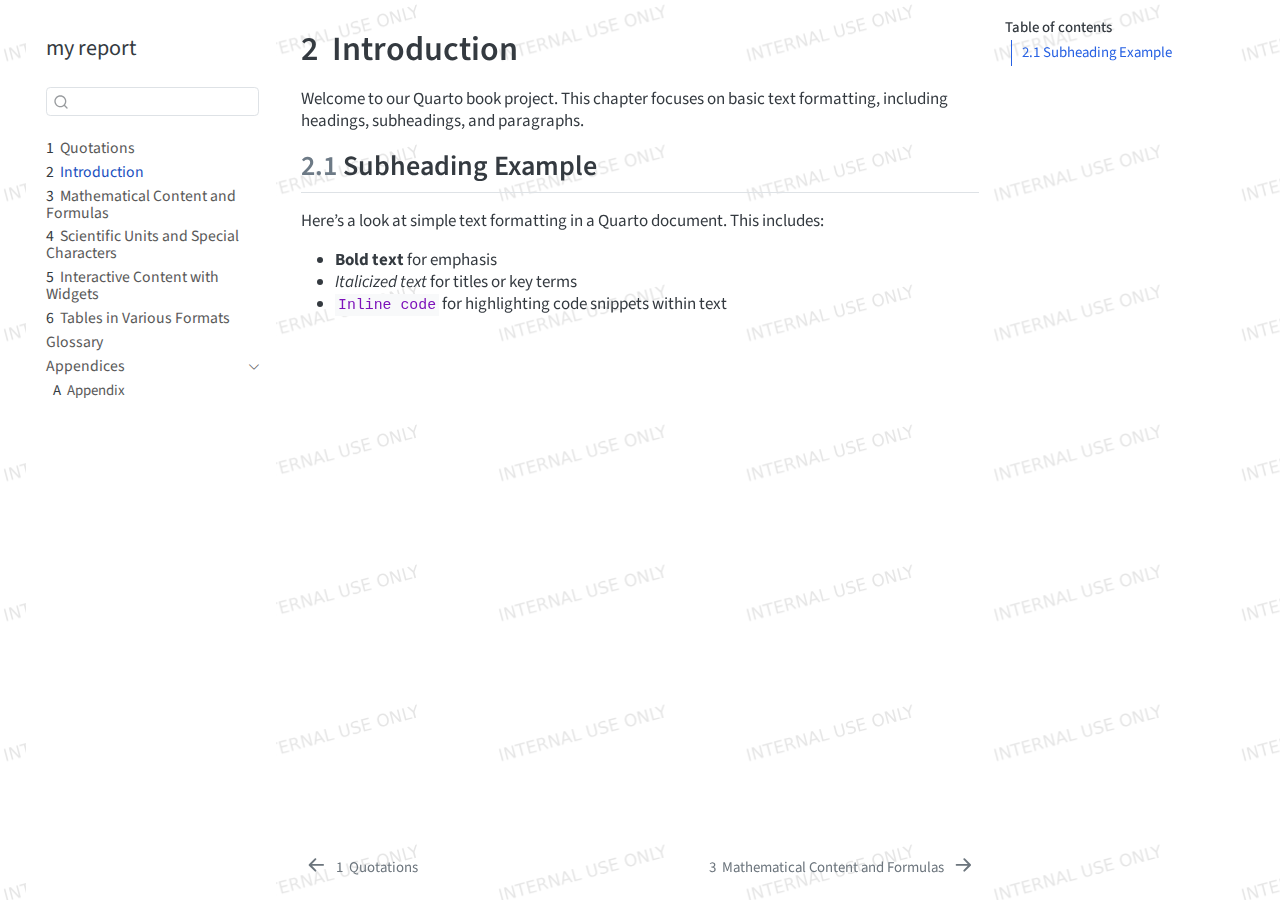
<file: content/01-basic-text.html>
<!DOCTYPE html>
<html xmlns="http://www.w3.org/1999/xhtml" lang="en" xml:lang="en"><head>

<meta charset="utf-8">
<meta name="generator" content="quarto-1.4.549">

<meta name="viewport" content="width=device-width, initial-scale=1.0, user-scalable=yes">


<title>my report - 2&nbsp; Introduction</title>
<style>
code{white-space: pre-wrap;}
span.smallcaps{font-variant: small-caps;}
div.columns{display: flex; gap: min(4vw, 1.5em);}
div.column{flex: auto; overflow-x: auto;}
div.hanging-indent{margin-left: 1.5em; text-indent: -1.5em;}
ul.task-list{list-style: none;}
ul.task-list li input[type="checkbox"] {
  width: 0.8em;
  margin: 0 0.8em 0.2em -1em; /* quarto-specific, see https://github.com/quarto-dev/quarto-cli/issues/4556 */ 
  vertical-align: middle;
}
</style>


<script src="../site_libs/quarto-nav/quarto-nav.js"></script>
<script src="../site_libs/quarto-nav/headroom.min.js"></script>
<script src="../site_libs/clipboard/clipboard.min.js"></script>
<script src="../site_libs/quarto-search/autocomplete.umd.js"></script>
<script src="../site_libs/quarto-search/fuse.min.js"></script>
<script src="../site_libs/quarto-search/quarto-search.js"></script>
<meta name="quarto:offset" content="../">
<link href="../content/02-math-content.pdf" rel="next">
<link href="../index.pdf" rel="prev">
<script src="../site_libs/quarto-html/quarto.js"></script>
<script src="../site_libs/quarto-html/popper.min.js"></script>
<script src="../site_libs/quarto-html/tippy.umd.min.js"></script>
<script src="../site_libs/quarto-html/anchor.min.js"></script>
<link href="../site_libs/quarto-html/tippy.css" rel="stylesheet">
<link href="../site_libs/quarto-html/quarto-syntax-highlighting.css" rel="stylesheet" id="quarto-text-highlighting-styles">
<script src="../site_libs/bootstrap/bootstrap.min.js"></script>
<link href="../site_libs/bootstrap/bootstrap-icons.css" rel="stylesheet">
<link href="../site_libs/bootstrap/bootstrap.min.css" rel="stylesheet" id="quarto-bootstrap" data-mode="light">
<script src="../site_libs/quarto-contrib/watermark-1.0.11/watermark.min.js"></script>
<script id="quarto-search-options" type="application/json">{
  "location": "sidebar",
  "copy-button": false,
  "collapse-after": 3,
  "panel-placement": "start",
  "type": "textbox",
  "limit": 50,
  "keyboard-shortcut": [
    "f",
    "/",
    "s"
  ],
  "show-item-context": false,
  "language": {
    "search-no-results-text": "No results",
    "search-matching-documents-text": "matching documents",
    "search-copy-link-title": "Copy link to search",
    "search-hide-matches-text": "Hide additional matches",
    "search-more-match-text": "more match in this document",
    "search-more-matches-text": "more matches in this document",
    "search-clear-button-title": "Clear",
    "search-text-placeholder": "",
    "search-detached-cancel-button-title": "Cancel",
    "search-submit-button-title": "Submit",
    "search-label": "Search"
  }
}</script>


</head>

<body class="floating">

<div id="quarto-search-results"></div>
  <header id="quarto-header" class="headroom fixed-top">
  <nav class="quarto-secondary-nav">
    <div class="container-fluid d-flex">
      <button type="button" class="quarto-btn-toggle btn" data-bs-toggle="collapse" data-bs-target=".quarto-sidebar-collapse-item" aria-controls="quarto-sidebar" aria-expanded="false" aria-label="Toggle sidebar navigation" onclick="if (window.quartoToggleHeadroom) { window.quartoToggleHeadroom(); }">
        <i class="bi bi-layout-text-sidebar-reverse"></i>
      </button>
        <nav class="quarto-page-breadcrumbs" aria-label="breadcrumb"><ol class="breadcrumb"><li class="breadcrumb-item"><a href="../content/01-basic-text.pdf"><span class="chapter-number">2</span>&nbsp; <span class="chapter-title">Introduction</span></a></li></ol></nav>
        <a class="flex-grow-1" role="button" data-bs-toggle="collapse" data-bs-target=".quarto-sidebar-collapse-item" aria-controls="quarto-sidebar" aria-expanded="false" aria-label="Toggle sidebar navigation" onclick="if (window.quartoToggleHeadroom) { window.quartoToggleHeadroom(); }">      
        </a>
      <button type="button" class="btn quarto-search-button" aria-label="" onclick="window.quartoOpenSearch();">
        <i class="bi bi-search"></i>
      </button>
    </div>
  </nav>
</header>
<!-- content -->
<div id="quarto-content" class="quarto-container page-columns page-rows-contents page-layout-article">
<!-- sidebar -->
  <nav id="quarto-sidebar" class="sidebar collapse collapse-horizontal quarto-sidebar-collapse-item sidebar-navigation floating overflow-auto">
    <div class="pt-lg-2 mt-2 text-left sidebar-header">
    <div class="sidebar-title mb-0 py-0">
      <a href="../">my report</a> 
    </div>
      </div>
        <div class="mt-2 flex-shrink-0 align-items-center">
        <div class="sidebar-search">
        <div id="quarto-search" class="" title="Search"></div>
        </div>
        </div>
    <div class="sidebar-menu-container"> 
    <ul class="list-unstyled mt-1">
        <li class="sidebar-item">
  <div class="sidebar-item-container"> 
  <a href="../index.pdf" class="sidebar-item-text sidebar-link">
 <span class="menu-text"><span class="chapter-number">1</span>&nbsp; <span class="chapter-title">Quotations</span></span></a>
  </div>
</li>
        <li class="sidebar-item">
  <div class="sidebar-item-container"> 
  <a href="../content/01-basic-text.pdf" class="sidebar-item-text sidebar-link active">
 <span class="menu-text"><span class="chapter-number">2</span>&nbsp; <span class="chapter-title">Introduction</span></span></a>
  </div>
</li>
        <li class="sidebar-item">
  <div class="sidebar-item-container"> 
  <a href="../content/02-math-content.pdf" class="sidebar-item-text sidebar-link">
 <span class="menu-text"><span class="chapter-number">3</span>&nbsp; <span class="chapter-title">Mathematical Content and Formulas</span></span></a>
  </div>
</li>
        <li class="sidebar-item">
  <div class="sidebar-item-container"> 
  <a href="../content/03-scientific-units.pdf" class="sidebar-item-text sidebar-link">
 <span class="menu-text"><span class="chapter-number">4</span>&nbsp; <span class="chapter-title">Scientific Units and Special Characters</span></span></a>
  </div>
</li>
        <li class="sidebar-item">
  <div class="sidebar-item-container"> 
  <a href="../content/04-interactive-widgets.pdf" class="sidebar-item-text sidebar-link">
 <span class="menu-text"><span class="chapter-number">5</span>&nbsp; <span class="chapter-title">Interactive Content with Widgets</span></span></a>
  </div>
</li>
        <li class="sidebar-item">
  <div class="sidebar-item-container"> 
  <a href="../content/05-tables.pdf" class="sidebar-item-text sidebar-link">
 <span class="menu-text"><span class="chapter-number">6</span>&nbsp; <span class="chapter-title">Tables in Various Formats</span></span></a>
  </div>
</li>
        <li class="sidebar-item">
  <div class="sidebar-item-container"> 
  <a href="../content/glossary.pdf" class="sidebar-item-text sidebar-link">
 <span class="menu-text">Glossary</span></a>
  </div>
</li>
        <li class="sidebar-item sidebar-item-section">
      <div class="sidebar-item-container"> 
            <a class="sidebar-item-text sidebar-link text-start" data-bs-toggle="collapse" data-bs-target="#quarto-sidebar-section-1" aria-expanded="true">
 <span class="menu-text">Appendices</span></a>
          <a class="sidebar-item-toggle text-start" data-bs-toggle="collapse" data-bs-target="#quarto-sidebar-section-1" aria-expanded="true" aria-label="Toggle section">
            <i class="bi bi-chevron-right ms-2"></i>
          </a> 
      </div>
      <ul id="quarto-sidebar-section-1" class="collapse list-unstyled sidebar-section depth1 show">  
          <li class="sidebar-item">
  <div class="sidebar-item-container"> 
  <a href="../appendix/appendix.pdf" class="sidebar-item-text sidebar-link">
 <span class="menu-text"><span class="chapter-number">A</span>&nbsp; <span class="chapter-title">Appendix</span></span></a>
  </div>
</li>
      </ul>
  </li>
    </ul>
    </div>
</nav>
<div id="quarto-sidebar-glass" class="quarto-sidebar-collapse-item" data-bs-toggle="collapse" data-bs-target=".quarto-sidebar-collapse-item"></div>
<!-- margin-sidebar -->
    <div id="quarto-margin-sidebar" class="sidebar margin-sidebar">
        <nav id="TOC" role="doc-toc" class="toc-active">
    <h2 id="toc-title">Table of contents</h2>
   
  <ul>
  <li><a href="#subheading-example" id="toc-subheading-example" class="nav-link active" data-scroll-target="#subheading-example"><span class="header-section-number">2.1</span> Subheading Example</a></li>
  </ul>
</nav>
    </div>
<!-- main -->
<main class="content" id="quarto-document-content">

<header id="title-block-header" class="quarto-title-block default">
<div class="quarto-title">
<h1 class="title"><span class="chapter-number">2</span>&nbsp; <span class="chapter-title">Introduction</span></h1>
</div>



<div class="quarto-title-meta">

    
  
    
  </div>
  


</header>


<p>Welcome to our Quarto book project. This chapter focuses on basic text formatting, including headings, subheadings, and paragraphs.</p>
<section id="subheading-example" class="level2" data-number="2.1">
<h2 data-number="2.1" class="anchored" data-anchor-id="subheading-example"><span class="header-section-number">2.1</span> Subheading Example</h2>
<p>Here’s a look at simple text formatting in a Quarto document. This includes:</p>
<ul>
<li><strong>Bold text</strong> for emphasis</li>
<li><em>Italicized text</em> for titles or key terms</li>
<li><code>Inline code</code> for highlighting code snippets within text</li>
</ul>


</section>

</main> <!-- /main -->
<script id="quarto-html-after-body" type="application/javascript">
window.document.addEventListener("DOMContentLoaded", function (event) {
  const toggleBodyColorMode = (bsSheetEl) => {
    const mode = bsSheetEl.getAttribute("data-mode");
    const bodyEl = window.document.querySelector("body");
    if (mode === "dark") {
      bodyEl.classList.add("quarto-dark");
      bodyEl.classList.remove("quarto-light");
    } else {
      bodyEl.classList.add("quarto-light");
      bodyEl.classList.remove("quarto-dark");
    }
  }
  const toggleBodyColorPrimary = () => {
    const bsSheetEl = window.document.querySelector("link#quarto-bootstrap");
    if (bsSheetEl) {
      toggleBodyColorMode(bsSheetEl);
    }
  }
  toggleBodyColorPrimary();  
  const icon = "";
  const anchorJS = new window.AnchorJS();
  anchorJS.options = {
    placement: 'right',
    icon: icon
  };
  anchorJS.add('.anchored');
  const isCodeAnnotation = (el) => {
    for (const clz of el.classList) {
      if (clz.startsWith('code-annotation-')) {                     
        return true;
      }
    }
    return false;
  }
  const clipboard = new window.ClipboardJS('.code-copy-button', {
    text: function(trigger) {
      const codeEl = trigger.previousElementSibling.cloneNode(true);
      for (const childEl of codeEl.children) {
        if (isCodeAnnotation(childEl)) {
          childEl.remove();
        }
      }
      return codeEl.innerText;
    }
  });
  clipboard.on('success', function(e) {
    // button target
    const button = e.trigger;
    // don't keep focus
    button.blur();
    // flash "checked"
    button.classList.add('code-copy-button-checked');
    var currentTitle = button.getAttribute("title");
    button.setAttribute("title", "Copied!");
    let tooltip;
    if (window.bootstrap) {
      button.setAttribute("data-bs-toggle", "tooltip");
      button.setAttribute("data-bs-placement", "left");
      button.setAttribute("data-bs-title", "Copied!");
      tooltip = new bootstrap.Tooltip(button, 
        { trigger: "manual", 
          customClass: "code-copy-button-tooltip",
          offset: [0, -8]});
      tooltip.show();    
    }
    setTimeout(function() {
      if (tooltip) {
        tooltip.hide();
        button.removeAttribute("data-bs-title");
        button.removeAttribute("data-bs-toggle");
        button.removeAttribute("data-bs-placement");
      }
      button.setAttribute("title", currentTitle);
      button.classList.remove('code-copy-button-checked');
    }, 1000);
    // clear code selection
    e.clearSelection();
  });
  function tippyHover(el, contentFn, onTriggerFn, onUntriggerFn) {
    const config = {
      allowHTML: true,
      maxWidth: 500,
      delay: 100,
      arrow: false,
      appendTo: function(el) {
          return el.parentElement;
      },
      interactive: true,
      interactiveBorder: 10,
      theme: 'quarto',
      placement: 'bottom-start',
    };
    if (contentFn) {
      config.content = contentFn;
    }
    if (onTriggerFn) {
      config.onTrigger = onTriggerFn;
    }
    if (onUntriggerFn) {
      config.onUntrigger = onUntriggerFn;
    }
    window.tippy(el, config); 
  }
  const noterefs = window.document.querySelectorAll('a[role="doc-noteref"]');
  for (var i=0; i<noterefs.length; i++) {
    const ref = noterefs[i];
    tippyHover(ref, function() {
      // use id or data attribute instead here
      let href = ref.getAttribute('data-footnote-href') || ref.getAttribute('href');
      try { href = new URL(href).hash; } catch {}
      const id = href.replace(/^#\/?/, "");
      const note = window.document.getElementById(id);
      return note.innerHTML;
    });
  }
  const xrefs = window.document.querySelectorAll('a.quarto-xref');
  const processXRef = (id, note) => {
    // Strip column container classes
    const stripColumnClz = (el) => {
      el.classList.remove("page-full", "page-columns");
      if (el.children) {
        for (const child of el.children) {
          stripColumnClz(child);
        }
      }
    }
    stripColumnClz(note)
    if (id === null || id.startsWith('sec-')) {
      // Special case sections, only their first couple elements
      const container = document.createElement("div");
      if (note.children && note.children.length > 2) {
        container.appendChild(note.children[0].cloneNode(true));
        for (let i = 1; i < note.children.length; i++) {
          const child = note.children[i];
          if (child.tagName === "P" && child.innerText === "") {
            continue;
          } else {
            container.appendChild(child.cloneNode(true));
            break;
          }
        }
        if (window.Quarto?.typesetMath) {
          window.Quarto.typesetMath(container);
        }
        return container.innerHTML
      } else {
        if (window.Quarto?.typesetMath) {
          window.Quarto.typesetMath(note);
        }
        return note.innerHTML;
      }
    } else {
      // Remove any anchor links if they are present
      const anchorLink = note.querySelector('a.anchorjs-link');
      if (anchorLink) {
        anchorLink.remove();
      }
      if (window.Quarto?.typesetMath) {
        window.Quarto.typesetMath(note);
      }
      // TODO in 1.5, we should make sure this works without a callout special case
      if (note.classList.contains("callout")) {
        return note.outerHTML;
      } else {
        return note.innerHTML;
      }
    }
  }
  for (var i=0; i<xrefs.length; i++) {
    const xref = xrefs[i];
    tippyHover(xref, undefined, function(instance) {
      instance.disable();
      let url = xref.getAttribute('href');
      let hash = undefined; 
      if (url.startsWith('#')) {
        hash = url;
      } else {
        try { hash = new URL(url).hash; } catch {}
      }
      if (hash) {
        const id = hash.replace(/^#\/?/, "");
        const note = window.document.getElementById(id);
        if (note !== null) {
          try {
            const html = processXRef(id, note.cloneNode(true));
            instance.setContent(html);
          } finally {
            instance.enable();
            instance.show();
          }
        } else {
          // See if we can fetch this
          fetch(url.split('#')[0])
          .then(res => res.text())
          .then(html => {
            const parser = new DOMParser();
            const htmlDoc = parser.parseFromString(html, "text/html");
            const note = htmlDoc.getElementById(id);
            if (note !== null) {
              const html = processXRef(id, note);
              instance.setContent(html);
            } 
          }).finally(() => {
            instance.enable();
            instance.show();
          });
        }
      } else {
        // See if we can fetch a full url (with no hash to target)
        // This is a special case and we should probably do some content thinning / targeting
        fetch(url)
        .then(res => res.text())
        .then(html => {
          const parser = new DOMParser();
          const htmlDoc = parser.parseFromString(html, "text/html");
          const note = htmlDoc.querySelector('main.content');
          if (note !== null) {
            // This should only happen for chapter cross references
            // (since there is no id in the URL)
            // remove the first header
            if (note.children.length > 0 && note.children[0].tagName === "HEADER") {
              note.children[0].remove();
            }
            const html = processXRef(null, note);
            instance.setContent(html);
          } 
        }).finally(() => {
          instance.enable();
          instance.show();
        });
      }
    }, function(instance) {
    });
  }
      let selectedAnnoteEl;
      const selectorForAnnotation = ( cell, annotation) => {
        let cellAttr = 'data-code-cell="' + cell + '"';
        let lineAttr = 'data-code-annotation="' +  annotation + '"';
        const selector = 'span[' + cellAttr + '][' + lineAttr + ']';
        return selector;
      }
      const selectCodeLines = (annoteEl) => {
        const doc = window.document;
        const targetCell = annoteEl.getAttribute("data-target-cell");
        const targetAnnotation = annoteEl.getAttribute("data-target-annotation");
        const annoteSpan = window.document.querySelector(selectorForAnnotation(targetCell, targetAnnotation));
        const lines = annoteSpan.getAttribute("data-code-lines").split(",");
        const lineIds = lines.map((line) => {
          return targetCell + "-" + line;
        })
        let top = null;
        let height = null;
        let parent = null;
        if (lineIds.length > 0) {
            //compute the position of the single el (top and bottom and make a div)
            const el = window.document.getElementById(lineIds[0]);
            top = el.offsetTop;
            height = el.offsetHeight;
            parent = el.parentElement.parentElement;
          if (lineIds.length > 1) {
            const lastEl = window.document.getElementById(lineIds[lineIds.length - 1]);
            const bottom = lastEl.offsetTop + lastEl.offsetHeight;
            height = bottom - top;
          }
          if (top !== null && height !== null && parent !== null) {
            // cook up a div (if necessary) and position it 
            let div = window.document.getElementById("code-annotation-line-highlight");
            if (div === null) {
              div = window.document.createElement("div");
              div.setAttribute("id", "code-annotation-line-highlight");
              div.style.position = 'absolute';
              parent.appendChild(div);
            }
            div.style.top = top - 2 + "px";
            div.style.height = height + 4 + "px";
            div.style.left = 0;
            let gutterDiv = window.document.getElementById("code-annotation-line-highlight-gutter");
            if (gutterDiv === null) {
              gutterDiv = window.document.createElement("div");
              gutterDiv.setAttribute("id", "code-annotation-line-highlight-gutter");
              gutterDiv.style.position = 'absolute';
              const codeCell = window.document.getElementById(targetCell);
              const gutter = codeCell.querySelector('.code-annotation-gutter');
              gutter.appendChild(gutterDiv);
            }
            gutterDiv.style.top = top - 2 + "px";
            gutterDiv.style.height = height + 4 + "px";
          }
          selectedAnnoteEl = annoteEl;
        }
      };
      const unselectCodeLines = () => {
        const elementsIds = ["code-annotation-line-highlight", "code-annotation-line-highlight-gutter"];
        elementsIds.forEach((elId) => {
          const div = window.document.getElementById(elId);
          if (div) {
            div.remove();
          }
        });
        selectedAnnoteEl = undefined;
      };
        // Handle positioning of the toggle
    window.addEventListener(
      "resize",
      throttle(() => {
        elRect = undefined;
        if (selectedAnnoteEl) {
          selectCodeLines(selectedAnnoteEl);
        }
      }, 10)
    );
    function throttle(fn, ms) {
    let throttle = false;
    let timer;
      return (...args) => {
        if(!throttle) { // first call gets through
            fn.apply(this, args);
            throttle = true;
        } else { // all the others get throttled
            if(timer) clearTimeout(timer); // cancel #2
            timer = setTimeout(() => {
              fn.apply(this, args);
              timer = throttle = false;
            }, ms);
        }
      };
    }
      // Attach click handler to the DT
      const annoteDls = window.document.querySelectorAll('dt[data-target-cell]');
      for (const annoteDlNode of annoteDls) {
        annoteDlNode.addEventListener('click', (event) => {
          const clickedEl = event.target;
          if (clickedEl !== selectedAnnoteEl) {
            unselectCodeLines();
            const activeEl = window.document.querySelector('dt[data-target-cell].code-annotation-active');
            if (activeEl) {
              activeEl.classList.remove('code-annotation-active');
            }
            selectCodeLines(clickedEl);
            clickedEl.classList.add('code-annotation-active');
          } else {
            // Unselect the line
            unselectCodeLines();
            clickedEl.classList.remove('code-annotation-active');
          }
        });
      }
  const findCites = (el) => {
    const parentEl = el.parentElement;
    if (parentEl) {
      const cites = parentEl.dataset.cites;
      if (cites) {
        return {
          el,
          cites: cites.split(' ')
        };
      } else {
        return findCites(el.parentElement)
      }
    } else {
      return undefined;
    }
  };
  var bibliorefs = window.document.querySelectorAll('a[role="doc-biblioref"]');
  for (var i=0; i<bibliorefs.length; i++) {
    const ref = bibliorefs[i];
    const citeInfo = findCites(ref);
    if (citeInfo) {
      tippyHover(citeInfo.el, function() {
        var popup = window.document.createElement('div');
        citeInfo.cites.forEach(function(cite) {
          var citeDiv = window.document.createElement('div');
          citeDiv.classList.add('hanging-indent');
          citeDiv.classList.add('csl-entry');
          var biblioDiv = window.document.getElementById('ref-' + cite);
          if (biblioDiv) {
            citeDiv.innerHTML = biblioDiv.innerHTML;
          }
          popup.appendChild(citeDiv);
        });
        return popup.innerHTML;
      });
    }
  }
});
</script>
<nav class="page-navigation">
  <div class="nav-page nav-page-previous">
      <a href="../index.pdf" class="pagination-link  aria-label=" &lt;span="">
        <i class="bi bi-arrow-left-short"></i> <span class="nav-page-text"><span class="chapter-number">1</span>&nbsp; <span class="chapter-title">Quotations</span></span>
      </a>          
  </div>
  <div class="nav-page nav-page-next">
      <a href="../content/02-math-content.pdf" class="pagination-link" aria-label="<span class='chapter-number'>3</span>&nbsp; <span class='chapter-title'>Mathematical Content and Formulas</span>">
        <span class="nav-page-text"><span class="chapter-number">3</span>&nbsp; <span class="chapter-title">Mathematical Content and Formulas</span></span> <i class="bi bi-arrow-right-short"></i>
      </a>
  </div>
</nav>
</div> <!-- /content -->
<script>
    const baseFontSize = parseFloat(getComputedStyle(document.documentElement).fontSize);
    const watermark = new XWatermark.XWatermark();
    watermark.init("INTERNAL USE ONLY", {
      parentSelector: "body",
      prevent: true,
      observer: true,
      mode: "normal",
      font: "system-ui, -apple-system, 'Segoe UI', Roboto, 'Helvetica Neue', 'Noto Sans', 'Liberation Sans', Arial, sans-serif, 'Apple Color Emoji', 'Segoe UI Emoji', 'Segoe UI Symbol', 'Noto Color Emoji'",
      fontsize: baseFontSize * 1.000000,
      angle: -15.000000,
      color: "#000000",
      alpha: 0.100000,
      cols: 10,
      rows: 50,
      xSpace: baseFontSize * 4.000000,
      ySpace: baseFontSize * 4.000000,
      zIndex: -1
    });
    </script>




</body></html>
</file>
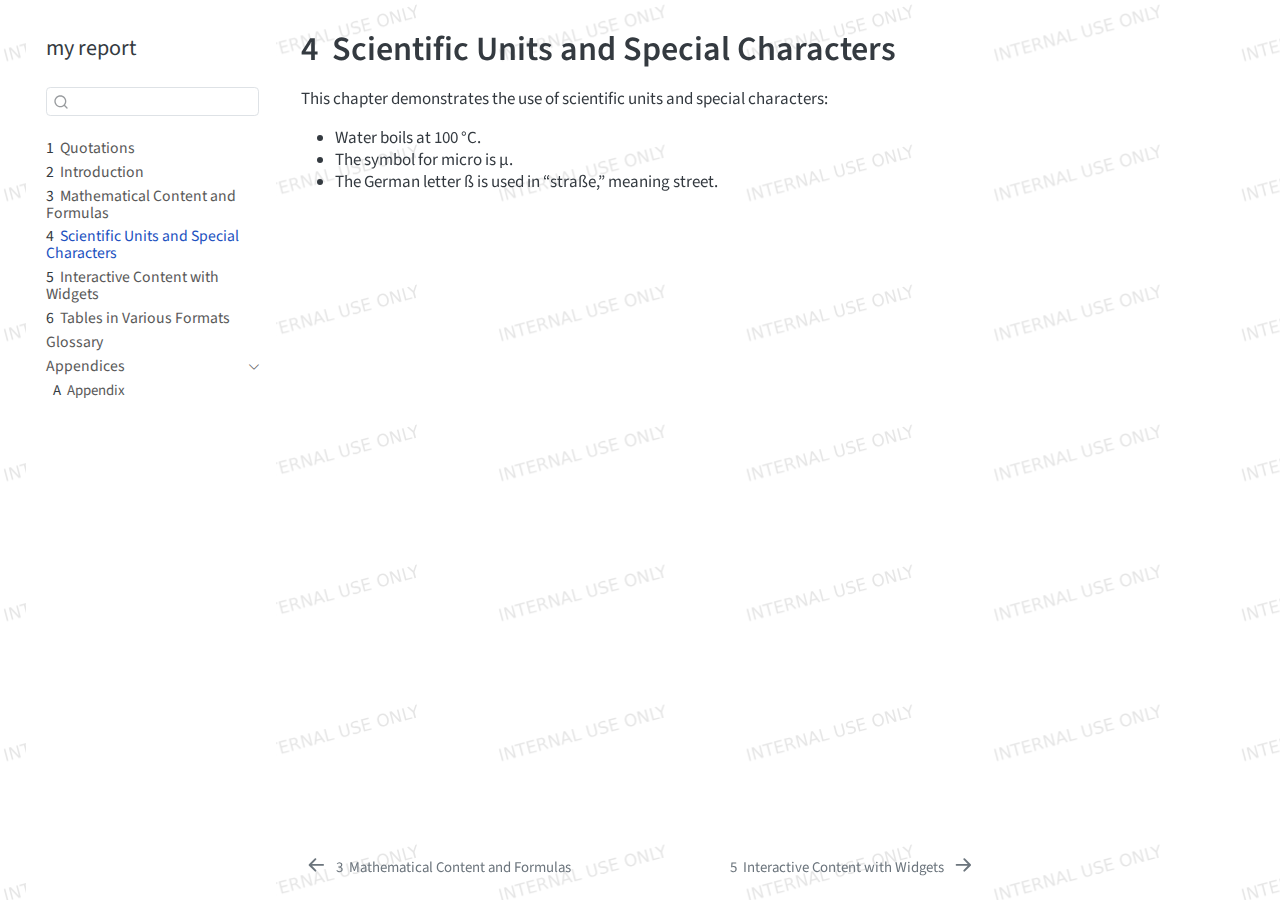
<file: content/03-scientific-units.html>
<!DOCTYPE html>
<html xmlns="http://www.w3.org/1999/xhtml" lang="en" xml:lang="en"><head>

<meta charset="utf-8">
<meta name="generator" content="quarto-1.4.549">

<meta name="viewport" content="width=device-width, initial-scale=1.0, user-scalable=yes">


<title>my report - 4&nbsp; Scientific Units and Special Characters</title>
<style>
code{white-space: pre-wrap;}
span.smallcaps{font-variant: small-caps;}
div.columns{display: flex; gap: min(4vw, 1.5em);}
div.column{flex: auto; overflow-x: auto;}
div.hanging-indent{margin-left: 1.5em; text-indent: -1.5em;}
ul.task-list{list-style: none;}
ul.task-list li input[type="checkbox"] {
  width: 0.8em;
  margin: 0 0.8em 0.2em -1em; /* quarto-specific, see https://github.com/quarto-dev/quarto-cli/issues/4556 */ 
  vertical-align: middle;
}
</style>


<script src="../site_libs/quarto-nav/quarto-nav.js"></script>
<script src="../site_libs/quarto-nav/headroom.min.js"></script>
<script src="../site_libs/clipboard/clipboard.min.js"></script>
<script src="../site_libs/quarto-search/autocomplete.umd.js"></script>
<script src="../site_libs/quarto-search/fuse.min.js"></script>
<script src="../site_libs/quarto-search/quarto-search.js"></script>
<meta name="quarto:offset" content="../">
<link href="../content/04-interactive-widgets.pdf" rel="next">
<link href="../content/02-math-content.pdf" rel="prev">
<script src="../site_libs/quarto-html/quarto.js"></script>
<script src="../site_libs/quarto-html/popper.min.js"></script>
<script src="../site_libs/quarto-html/tippy.umd.min.js"></script>
<script src="../site_libs/quarto-html/anchor.min.js"></script>
<link href="../site_libs/quarto-html/tippy.css" rel="stylesheet">
<link href="../site_libs/quarto-html/quarto-syntax-highlighting.css" rel="stylesheet" id="quarto-text-highlighting-styles">
<script src="../site_libs/bootstrap/bootstrap.min.js"></script>
<link href="../site_libs/bootstrap/bootstrap-icons.css" rel="stylesheet">
<link href="../site_libs/bootstrap/bootstrap.min.css" rel="stylesheet" id="quarto-bootstrap" data-mode="light">
<script src="../site_libs/quarto-contrib/watermark-1.0.11/watermark.min.js"></script>
<script id="quarto-search-options" type="application/json">{
  "location": "sidebar",
  "copy-button": false,
  "collapse-after": 3,
  "panel-placement": "start",
  "type": "textbox",
  "limit": 50,
  "keyboard-shortcut": [
    "f",
    "/",
    "s"
  ],
  "show-item-context": false,
  "language": {
    "search-no-results-text": "No results",
    "search-matching-documents-text": "matching documents",
    "search-copy-link-title": "Copy link to search",
    "search-hide-matches-text": "Hide additional matches",
    "search-more-match-text": "more match in this document",
    "search-more-matches-text": "more matches in this document",
    "search-clear-button-title": "Clear",
    "search-text-placeholder": "",
    "search-detached-cancel-button-title": "Cancel",
    "search-submit-button-title": "Submit",
    "search-label": "Search"
  }
}</script>


</head>

<body class="floating">

<div id="quarto-search-results"></div>
  <header id="quarto-header" class="headroom fixed-top">
  <nav class="quarto-secondary-nav">
    <div class="container-fluid d-flex">
      <button type="button" class="quarto-btn-toggle btn" data-bs-toggle="collapse" data-bs-target=".quarto-sidebar-collapse-item" aria-controls="quarto-sidebar" aria-expanded="false" aria-label="Toggle sidebar navigation" onclick="if (window.quartoToggleHeadroom) { window.quartoToggleHeadroom(); }">
        <i class="bi bi-layout-text-sidebar-reverse"></i>
      </button>
        <nav class="quarto-page-breadcrumbs" aria-label="breadcrumb"><ol class="breadcrumb"><li class="breadcrumb-item"><a href="../content/03-scientific-units.pdf"><span class="chapter-number">4</span>&nbsp; <span class="chapter-title">Scientific Units and Special Characters</span></a></li></ol></nav>
        <a class="flex-grow-1" role="button" data-bs-toggle="collapse" data-bs-target=".quarto-sidebar-collapse-item" aria-controls="quarto-sidebar" aria-expanded="false" aria-label="Toggle sidebar navigation" onclick="if (window.quartoToggleHeadroom) { window.quartoToggleHeadroom(); }">      
        </a>
      <button type="button" class="btn quarto-search-button" aria-label="" onclick="window.quartoOpenSearch();">
        <i class="bi bi-search"></i>
      </button>
    </div>
  </nav>
</header>
<!-- content -->
<div id="quarto-content" class="quarto-container page-columns page-rows-contents page-layout-article">
<!-- sidebar -->
  <nav id="quarto-sidebar" class="sidebar collapse collapse-horizontal quarto-sidebar-collapse-item sidebar-navigation floating overflow-auto">
    <div class="pt-lg-2 mt-2 text-left sidebar-header">
    <div class="sidebar-title mb-0 py-0">
      <a href="../">my report</a> 
    </div>
      </div>
        <div class="mt-2 flex-shrink-0 align-items-center">
        <div class="sidebar-search">
        <div id="quarto-search" class="" title="Search"></div>
        </div>
        </div>
    <div class="sidebar-menu-container"> 
    <ul class="list-unstyled mt-1">
        <li class="sidebar-item">
  <div class="sidebar-item-container"> 
  <a href="../index.pdf" class="sidebar-item-text sidebar-link">
 <span class="menu-text"><span class="chapter-number">1</span>&nbsp; <span class="chapter-title">Quotations</span></span></a>
  </div>
</li>
        <li class="sidebar-item">
  <div class="sidebar-item-container"> 
  <a href="../content/01-basic-text.pdf" class="sidebar-item-text sidebar-link">
 <span class="menu-text"><span class="chapter-number">2</span>&nbsp; <span class="chapter-title">Introduction</span></span></a>
  </div>
</li>
        <li class="sidebar-item">
  <div class="sidebar-item-container"> 
  <a href="../content/02-math-content.pdf" class="sidebar-item-text sidebar-link">
 <span class="menu-text"><span class="chapter-number">3</span>&nbsp; <span class="chapter-title">Mathematical Content and Formulas</span></span></a>
  </div>
</li>
        <li class="sidebar-item">
  <div class="sidebar-item-container"> 
  <a href="../content/03-scientific-units.pdf" class="sidebar-item-text sidebar-link active">
 <span class="menu-text"><span class="chapter-number">4</span>&nbsp; <span class="chapter-title">Scientific Units and Special Characters</span></span></a>
  </div>
</li>
        <li class="sidebar-item">
  <div class="sidebar-item-container"> 
  <a href="../content/04-interactive-widgets.pdf" class="sidebar-item-text sidebar-link">
 <span class="menu-text"><span class="chapter-number">5</span>&nbsp; <span class="chapter-title">Interactive Content with Widgets</span></span></a>
  </div>
</li>
        <li class="sidebar-item">
  <div class="sidebar-item-container"> 
  <a href="../content/05-tables.pdf" class="sidebar-item-text sidebar-link">
 <span class="menu-text"><span class="chapter-number">6</span>&nbsp; <span class="chapter-title">Tables in Various Formats</span></span></a>
  </div>
</li>
        <li class="sidebar-item">
  <div class="sidebar-item-container"> 
  <a href="../content/glossary.pdf" class="sidebar-item-text sidebar-link">
 <span class="menu-text">Glossary</span></a>
  </div>
</li>
        <li class="sidebar-item sidebar-item-section">
      <div class="sidebar-item-container"> 
            <a class="sidebar-item-text sidebar-link text-start" data-bs-toggle="collapse" data-bs-target="#quarto-sidebar-section-1" aria-expanded="true">
 <span class="menu-text">Appendices</span></a>
          <a class="sidebar-item-toggle text-start" data-bs-toggle="collapse" data-bs-target="#quarto-sidebar-section-1" aria-expanded="true" aria-label="Toggle section">
            <i class="bi bi-chevron-right ms-2"></i>
          </a> 
      </div>
      <ul id="quarto-sidebar-section-1" class="collapse list-unstyled sidebar-section depth1 show">  
          <li class="sidebar-item">
  <div class="sidebar-item-container"> 
  <a href="../appendix/appendix.pdf" class="sidebar-item-text sidebar-link">
 <span class="menu-text"><span class="chapter-number">A</span>&nbsp; <span class="chapter-title">Appendix</span></span></a>
  </div>
</li>
      </ul>
  </li>
    </ul>
    </div>
</nav>
<div id="quarto-sidebar-glass" class="quarto-sidebar-collapse-item" data-bs-toggle="collapse" data-bs-target=".quarto-sidebar-collapse-item"></div>
<!-- margin-sidebar -->
    <div id="quarto-margin-sidebar" class="sidebar margin-sidebar">
        
    </div>
<!-- main -->
<main class="content" id="quarto-document-content">

<header id="title-block-header" class="quarto-title-block default">
<div class="quarto-title">
<h1 class="title"><span class="chapter-number">4</span>&nbsp; <span class="chapter-title">Scientific Units and Special Characters</span></h1>
</div>



<div class="quarto-title-meta">

    
  
    
  </div>
  


</header>


<p>This chapter demonstrates the use of scientific units and special characters:</p>
<ul>
<li>Water boils at 100 °C.</li>
<li>The symbol for micro is µ.</li>
<li>The German letter ß is used in “straße,” meaning street.</li>
</ul>



</main> <!-- /main -->
<script id="quarto-html-after-body" type="application/javascript">
window.document.addEventListener("DOMContentLoaded", function (event) {
  const toggleBodyColorMode = (bsSheetEl) => {
    const mode = bsSheetEl.getAttribute("data-mode");
    const bodyEl = window.document.querySelector("body");
    if (mode === "dark") {
      bodyEl.classList.add("quarto-dark");
      bodyEl.classList.remove("quarto-light");
    } else {
      bodyEl.classList.add("quarto-light");
      bodyEl.classList.remove("quarto-dark");
    }
  }
  const toggleBodyColorPrimary = () => {
    const bsSheetEl = window.document.querySelector("link#quarto-bootstrap");
    if (bsSheetEl) {
      toggleBodyColorMode(bsSheetEl);
    }
  }
  toggleBodyColorPrimary();  
  const icon = "";
  const anchorJS = new window.AnchorJS();
  anchorJS.options = {
    placement: 'right',
    icon: icon
  };
  anchorJS.add('.anchored');
  const isCodeAnnotation = (el) => {
    for (const clz of el.classList) {
      if (clz.startsWith('code-annotation-')) {                     
        return true;
      }
    }
    return false;
  }
  const clipboard = new window.ClipboardJS('.code-copy-button', {
    text: function(trigger) {
      const codeEl = trigger.previousElementSibling.cloneNode(true);
      for (const childEl of codeEl.children) {
        if (isCodeAnnotation(childEl)) {
          childEl.remove();
        }
      }
      return codeEl.innerText;
    }
  });
  clipboard.on('success', function(e) {
    // button target
    const button = e.trigger;
    // don't keep focus
    button.blur();
    // flash "checked"
    button.classList.add('code-copy-button-checked');
    var currentTitle = button.getAttribute("title");
    button.setAttribute("title", "Copied!");
    let tooltip;
    if (window.bootstrap) {
      button.setAttribute("data-bs-toggle", "tooltip");
      button.setAttribute("data-bs-placement", "left");
      button.setAttribute("data-bs-title", "Copied!");
      tooltip = new bootstrap.Tooltip(button, 
        { trigger: "manual", 
          customClass: "code-copy-button-tooltip",
          offset: [0, -8]});
      tooltip.show();    
    }
    setTimeout(function() {
      if (tooltip) {
        tooltip.hide();
        button.removeAttribute("data-bs-title");
        button.removeAttribute("data-bs-toggle");
        button.removeAttribute("data-bs-placement");
      }
      button.setAttribute("title", currentTitle);
      button.classList.remove('code-copy-button-checked');
    }, 1000);
    // clear code selection
    e.clearSelection();
  });
  function tippyHover(el, contentFn, onTriggerFn, onUntriggerFn) {
    const config = {
      allowHTML: true,
      maxWidth: 500,
      delay: 100,
      arrow: false,
      appendTo: function(el) {
          return el.parentElement;
      },
      interactive: true,
      interactiveBorder: 10,
      theme: 'quarto',
      placement: 'bottom-start',
    };
    if (contentFn) {
      config.content = contentFn;
    }
    if (onTriggerFn) {
      config.onTrigger = onTriggerFn;
    }
    if (onUntriggerFn) {
      config.onUntrigger = onUntriggerFn;
    }
    window.tippy(el, config); 
  }
  const noterefs = window.document.querySelectorAll('a[role="doc-noteref"]');
  for (var i=0; i<noterefs.length; i++) {
    const ref = noterefs[i];
    tippyHover(ref, function() {
      // use id or data attribute instead here
      let href = ref.getAttribute('data-footnote-href') || ref.getAttribute('href');
      try { href = new URL(href).hash; } catch {}
      const id = href.replace(/^#\/?/, "");
      const note = window.document.getElementById(id);
      return note.innerHTML;
    });
  }
  const xrefs = window.document.querySelectorAll('a.quarto-xref');
  const processXRef = (id, note) => {
    // Strip column container classes
    const stripColumnClz = (el) => {
      el.classList.remove("page-full", "page-columns");
      if (el.children) {
        for (const child of el.children) {
          stripColumnClz(child);
        }
      }
    }
    stripColumnClz(note)
    if (id === null || id.startsWith('sec-')) {
      // Special case sections, only their first couple elements
      const container = document.createElement("div");
      if (note.children && note.children.length > 2) {
        container.appendChild(note.children[0].cloneNode(true));
        for (let i = 1; i < note.children.length; i++) {
          const child = note.children[i];
          if (child.tagName === "P" && child.innerText === "") {
            continue;
          } else {
            container.appendChild(child.cloneNode(true));
            break;
          }
        }
        if (window.Quarto?.typesetMath) {
          window.Quarto.typesetMath(container);
        }
        return container.innerHTML
      } else {
        if (window.Quarto?.typesetMath) {
          window.Quarto.typesetMath(note);
        }
        return note.innerHTML;
      }
    } else {
      // Remove any anchor links if they are present
      const anchorLink = note.querySelector('a.anchorjs-link');
      if (anchorLink) {
        anchorLink.remove();
      }
      if (window.Quarto?.typesetMath) {
        window.Quarto.typesetMath(note);
      }
      // TODO in 1.5, we should make sure this works without a callout special case
      if (note.classList.contains("callout")) {
        return note.outerHTML;
      } else {
        return note.innerHTML;
      }
    }
  }
  for (var i=0; i<xrefs.length; i++) {
    const xref = xrefs[i];
    tippyHover(xref, undefined, function(instance) {
      instance.disable();
      let url = xref.getAttribute('href');
      let hash = undefined; 
      if (url.startsWith('#')) {
        hash = url;
      } else {
        try { hash = new URL(url).hash; } catch {}
      }
      if (hash) {
        const id = hash.replace(/^#\/?/, "");
        const note = window.document.getElementById(id);
        if (note !== null) {
          try {
            const html = processXRef(id, note.cloneNode(true));
            instance.setContent(html);
          } finally {
            instance.enable();
            instance.show();
          }
        } else {
          // See if we can fetch this
          fetch(url.split('#')[0])
          .then(res => res.text())
          .then(html => {
            const parser = new DOMParser();
            const htmlDoc = parser.parseFromString(html, "text/html");
            const note = htmlDoc.getElementById(id);
            if (note !== null) {
              const html = processXRef(id, note);
              instance.setContent(html);
            } 
          }).finally(() => {
            instance.enable();
            instance.show();
          });
        }
      } else {
        // See if we can fetch a full url (with no hash to target)
        // This is a special case and we should probably do some content thinning / targeting
        fetch(url)
        .then(res => res.text())
        .then(html => {
          const parser = new DOMParser();
          const htmlDoc = parser.parseFromString(html, "text/html");
          const note = htmlDoc.querySelector('main.content');
          if (note !== null) {
            // This should only happen for chapter cross references
            // (since there is no id in the URL)
            // remove the first header
            if (note.children.length > 0 && note.children[0].tagName === "HEADER") {
              note.children[0].remove();
            }
            const html = processXRef(null, note);
            instance.setContent(html);
          } 
        }).finally(() => {
          instance.enable();
          instance.show();
        });
      }
    }, function(instance) {
    });
  }
      let selectedAnnoteEl;
      const selectorForAnnotation = ( cell, annotation) => {
        let cellAttr = 'data-code-cell="' + cell + '"';
        let lineAttr = 'data-code-annotation="' +  annotation + '"';
        const selector = 'span[' + cellAttr + '][' + lineAttr + ']';
        return selector;
      }
      const selectCodeLines = (annoteEl) => {
        const doc = window.document;
        const targetCell = annoteEl.getAttribute("data-target-cell");
        const targetAnnotation = annoteEl.getAttribute("data-target-annotation");
        const annoteSpan = window.document.querySelector(selectorForAnnotation(targetCell, targetAnnotation));
        const lines = annoteSpan.getAttribute("data-code-lines").split(",");
        const lineIds = lines.map((line) => {
          return targetCell + "-" + line;
        })
        let top = null;
        let height = null;
        let parent = null;
        if (lineIds.length > 0) {
            //compute the position of the single el (top and bottom and make a div)
            const el = window.document.getElementById(lineIds[0]);
            top = el.offsetTop;
            height = el.offsetHeight;
            parent = el.parentElement.parentElement;
          if (lineIds.length > 1) {
            const lastEl = window.document.getElementById(lineIds[lineIds.length - 1]);
            const bottom = lastEl.offsetTop + lastEl.offsetHeight;
            height = bottom - top;
          }
          if (top !== null && height !== null && parent !== null) {
            // cook up a div (if necessary) and position it 
            let div = window.document.getElementById("code-annotation-line-highlight");
            if (div === null) {
              div = window.document.createElement("div");
              div.setAttribute("id", "code-annotation-line-highlight");
              div.style.position = 'absolute';
              parent.appendChild(div);
            }
            div.style.top = top - 2 + "px";
            div.style.height = height + 4 + "px";
            div.style.left = 0;
            let gutterDiv = window.document.getElementById("code-annotation-line-highlight-gutter");
            if (gutterDiv === null) {
              gutterDiv = window.document.createElement("div");
              gutterDiv.setAttribute("id", "code-annotation-line-highlight-gutter");
              gutterDiv.style.position = 'absolute';
              const codeCell = window.document.getElementById(targetCell);
              const gutter = codeCell.querySelector('.code-annotation-gutter');
              gutter.appendChild(gutterDiv);
            }
            gutterDiv.style.top = top - 2 + "px";
            gutterDiv.style.height = height + 4 + "px";
          }
          selectedAnnoteEl = annoteEl;
        }
      };
      const unselectCodeLines = () => {
        const elementsIds = ["code-annotation-line-highlight", "code-annotation-line-highlight-gutter"];
        elementsIds.forEach((elId) => {
          const div = window.document.getElementById(elId);
          if (div) {
            div.remove();
          }
        });
        selectedAnnoteEl = undefined;
      };
        // Handle positioning of the toggle
    window.addEventListener(
      "resize",
      throttle(() => {
        elRect = undefined;
        if (selectedAnnoteEl) {
          selectCodeLines(selectedAnnoteEl);
        }
      }, 10)
    );
    function throttle(fn, ms) {
    let throttle = false;
    let timer;
      return (...args) => {
        if(!throttle) { // first call gets through
            fn.apply(this, args);
            throttle = true;
        } else { // all the others get throttled
            if(timer) clearTimeout(timer); // cancel #2
            timer = setTimeout(() => {
              fn.apply(this, args);
              timer = throttle = false;
            }, ms);
        }
      };
    }
      // Attach click handler to the DT
      const annoteDls = window.document.querySelectorAll('dt[data-target-cell]');
      for (const annoteDlNode of annoteDls) {
        annoteDlNode.addEventListener('click', (event) => {
          const clickedEl = event.target;
          if (clickedEl !== selectedAnnoteEl) {
            unselectCodeLines();
            const activeEl = window.document.querySelector('dt[data-target-cell].code-annotation-active');
            if (activeEl) {
              activeEl.classList.remove('code-annotation-active');
            }
            selectCodeLines(clickedEl);
            clickedEl.classList.add('code-annotation-active');
          } else {
            // Unselect the line
            unselectCodeLines();
            clickedEl.classList.remove('code-annotation-active');
          }
        });
      }
  const findCites = (el) => {
    const parentEl = el.parentElement;
    if (parentEl) {
      const cites = parentEl.dataset.cites;
      if (cites) {
        return {
          el,
          cites: cites.split(' ')
        };
      } else {
        return findCites(el.parentElement)
      }
    } else {
      return undefined;
    }
  };
  var bibliorefs = window.document.querySelectorAll('a[role="doc-biblioref"]');
  for (var i=0; i<bibliorefs.length; i++) {
    const ref = bibliorefs[i];
    const citeInfo = findCites(ref);
    if (citeInfo) {
      tippyHover(citeInfo.el, function() {
        var popup = window.document.createElement('div');
        citeInfo.cites.forEach(function(cite) {
          var citeDiv = window.document.createElement('div');
          citeDiv.classList.add('hanging-indent');
          citeDiv.classList.add('csl-entry');
          var biblioDiv = window.document.getElementById('ref-' + cite);
          if (biblioDiv) {
            citeDiv.innerHTML = biblioDiv.innerHTML;
          }
          popup.appendChild(citeDiv);
        });
        return popup.innerHTML;
      });
    }
  }
});
</script>
<nav class="page-navigation">
  <div class="nav-page nav-page-previous">
      <a href="../content/02-math-content.pdf" class="pagination-link  aria-label=" &lt;span="" content="" and="" formulas&lt;="" span&gt;"="">
        <i class="bi bi-arrow-left-short"></i> <span class="nav-page-text"><span class="chapter-number">3</span>&nbsp; <span class="chapter-title">Mathematical Content and Formulas</span></span>
      </a>          
  </div>
  <div class="nav-page nav-page-next">
      <a href="../content/04-interactive-widgets.pdf" class="pagination-link" aria-label="<span class='chapter-number'>5</span>&nbsp; <span class='chapter-title'>Interactive Content with Widgets</span>">
        <span class="nav-page-text"><span class="chapter-number">5</span>&nbsp; <span class="chapter-title">Interactive Content with Widgets</span></span> <i class="bi bi-arrow-right-short"></i>
      </a>
  </div>
</nav>
</div> <!-- /content -->
<script>
    const baseFontSize = parseFloat(getComputedStyle(document.documentElement).fontSize);
    const watermark = new XWatermark.XWatermark();
    watermark.init("INTERNAL USE ONLY", {
      parentSelector: "body",
      prevent: true,
      observer: true,
      mode: "normal",
      font: "system-ui, -apple-system, 'Segoe UI', Roboto, 'Helvetica Neue', 'Noto Sans', 'Liberation Sans', Arial, sans-serif, 'Apple Color Emoji', 'Segoe UI Emoji', 'Segoe UI Symbol', 'Noto Color Emoji'",
      fontsize: baseFontSize * 1.000000,
      angle: -15.000000,
      color: "#000000",
      alpha: 0.100000,
      cols: 10,
      rows: 50,
      xSpace: baseFontSize * 4.000000,
      ySpace: baseFontSize * 4.000000,
      zIndex: -1
    });
    </script>




</body></html>
</file>
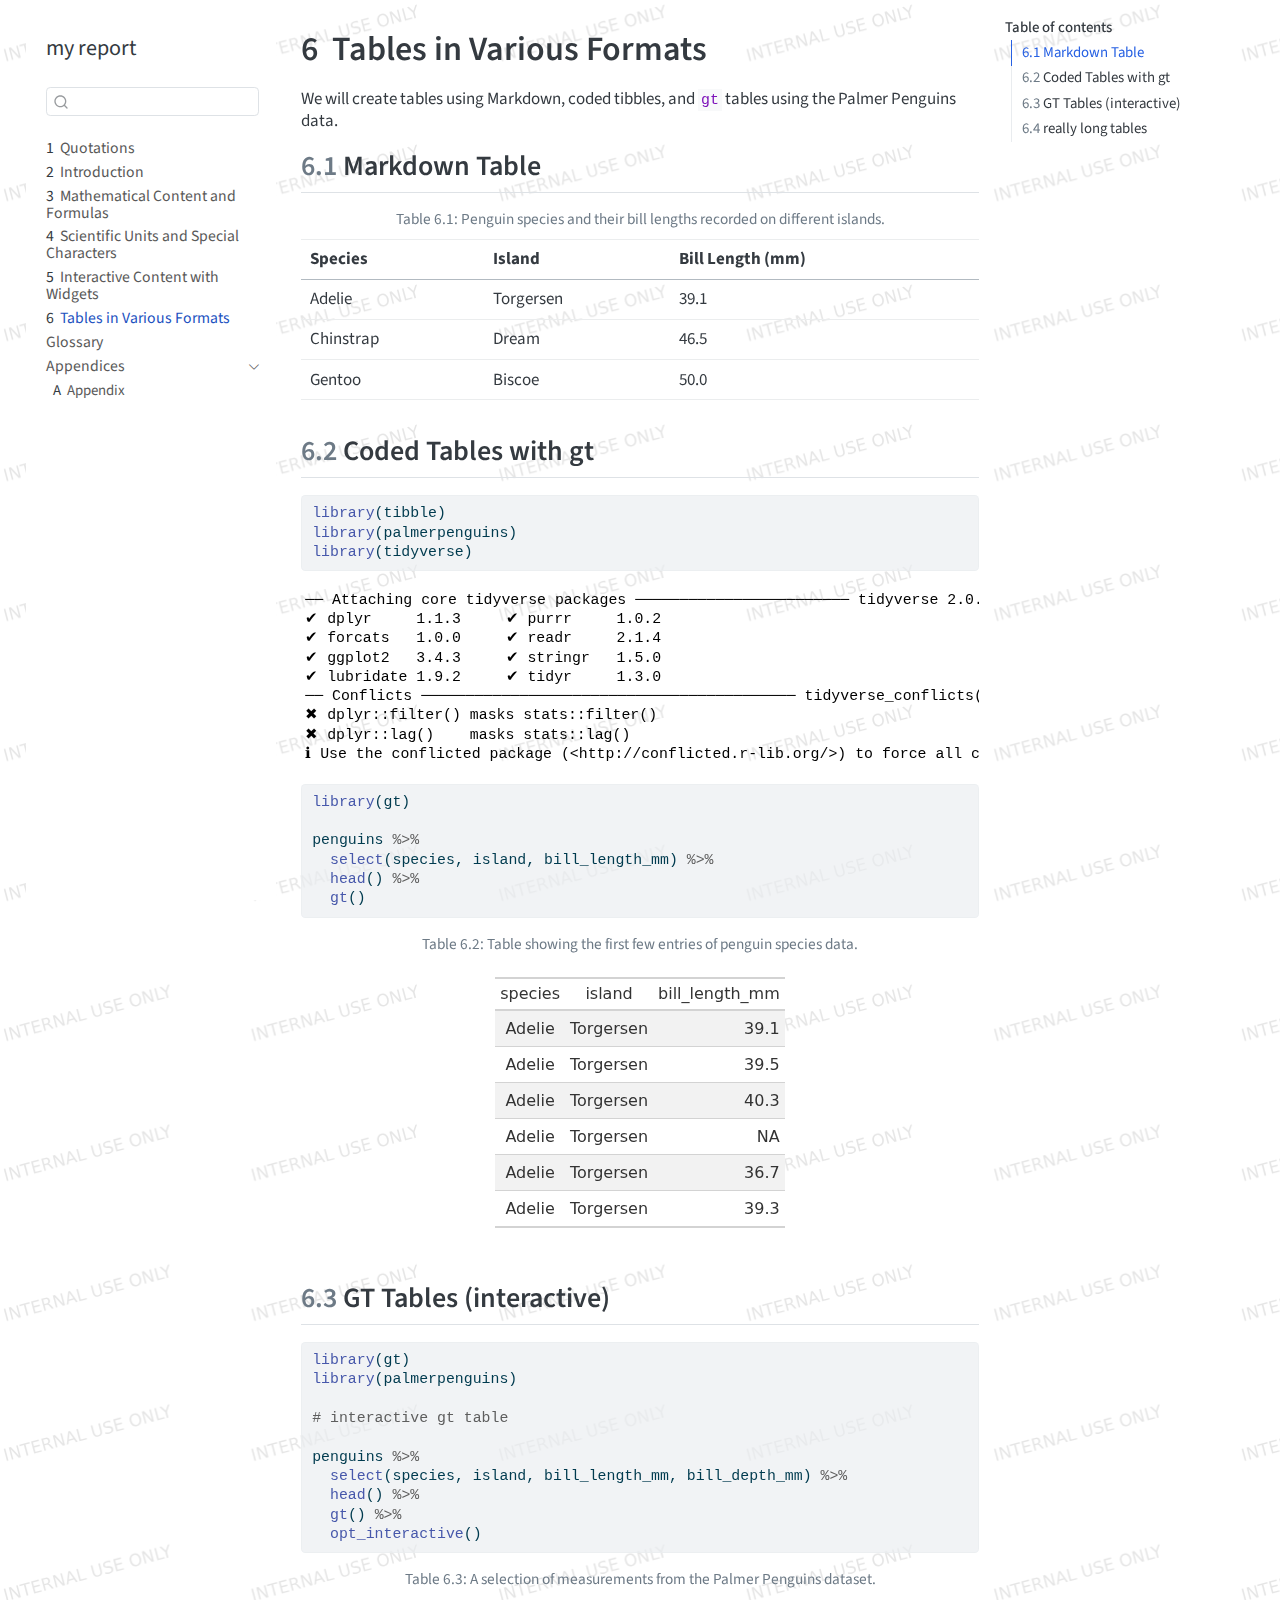
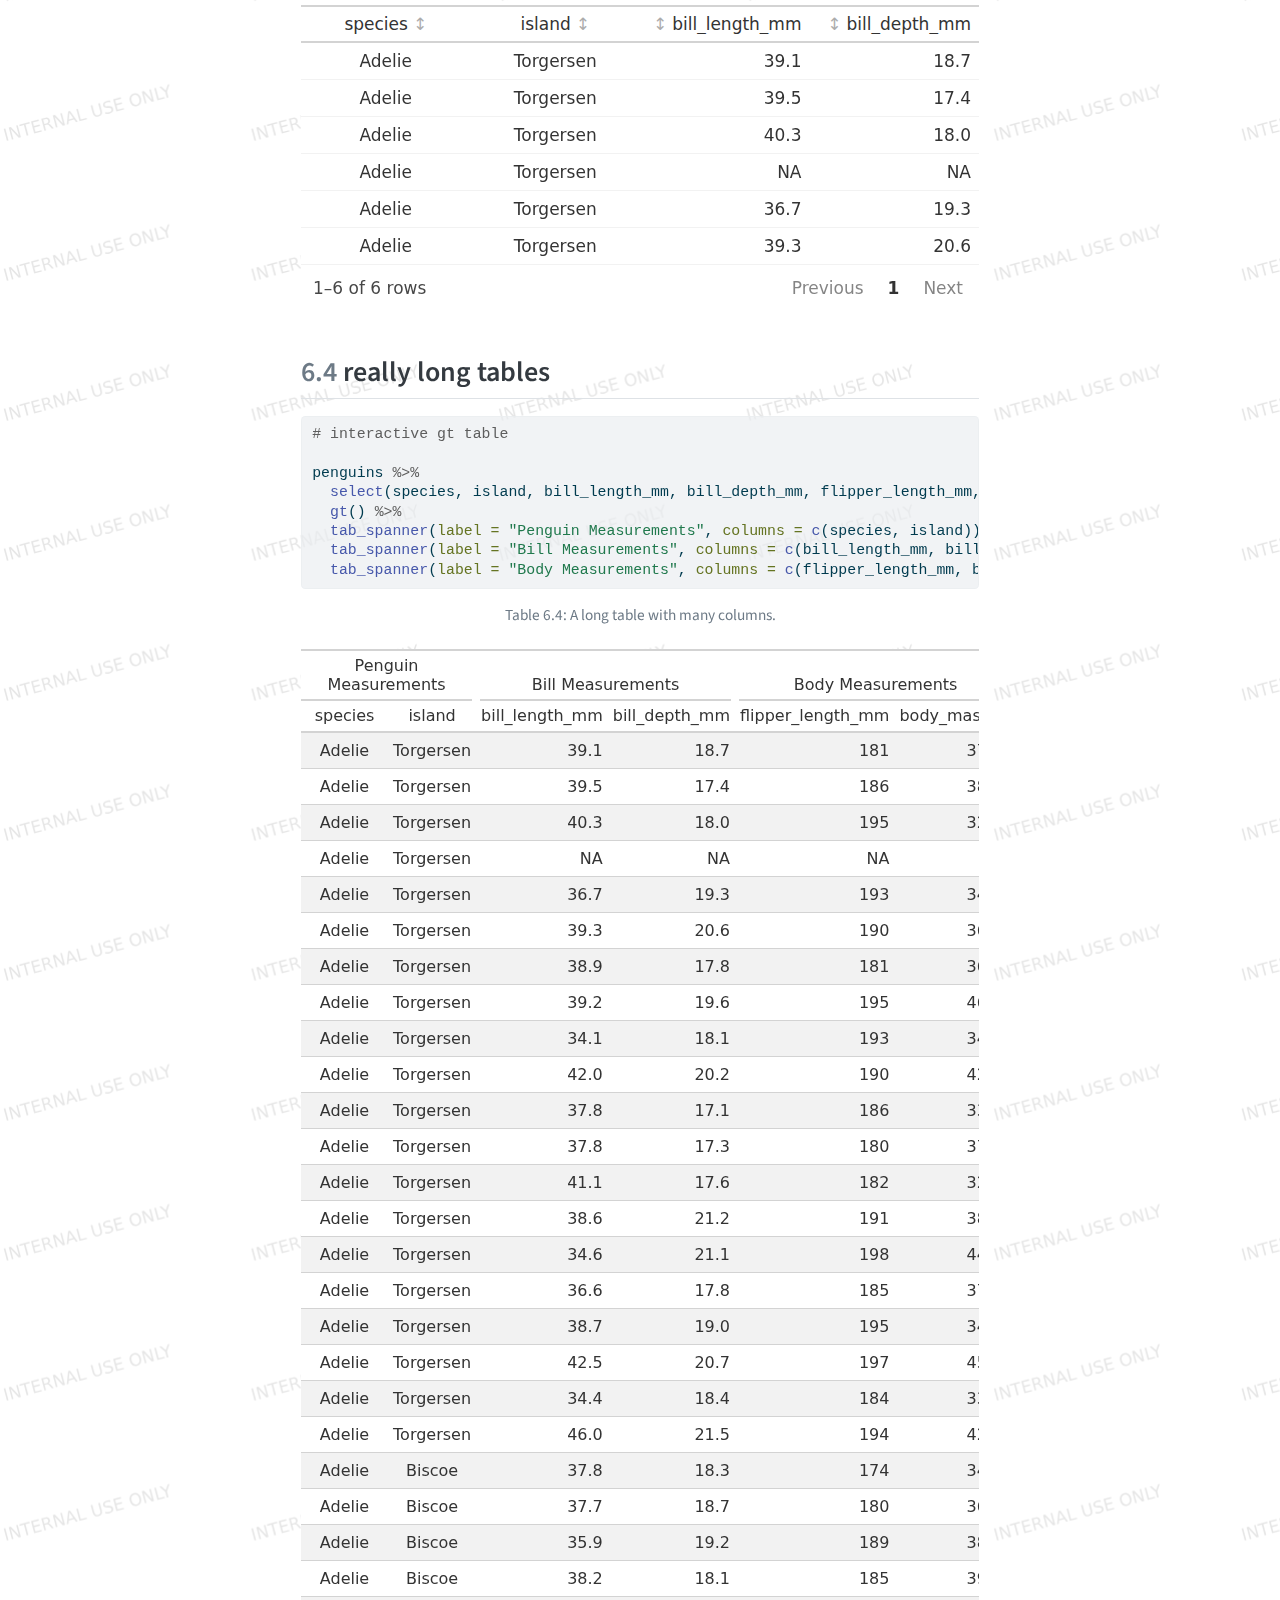
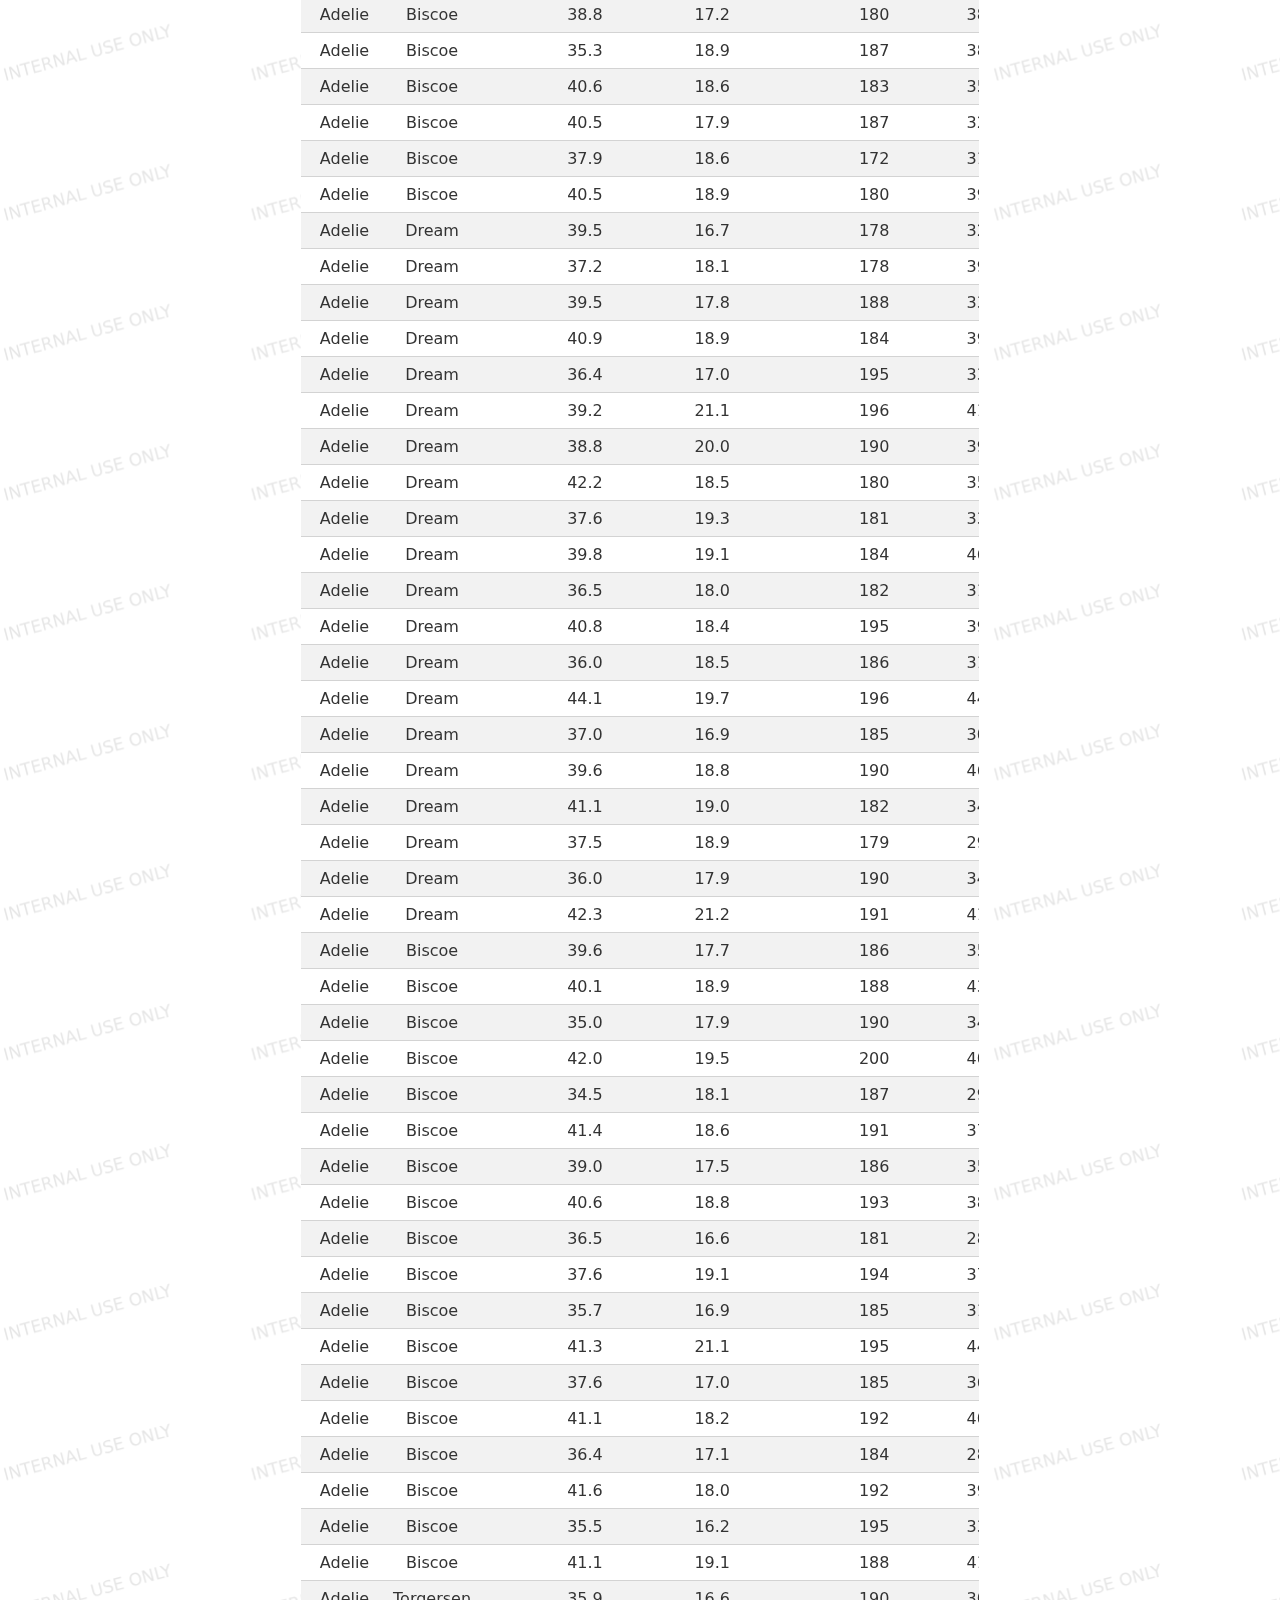
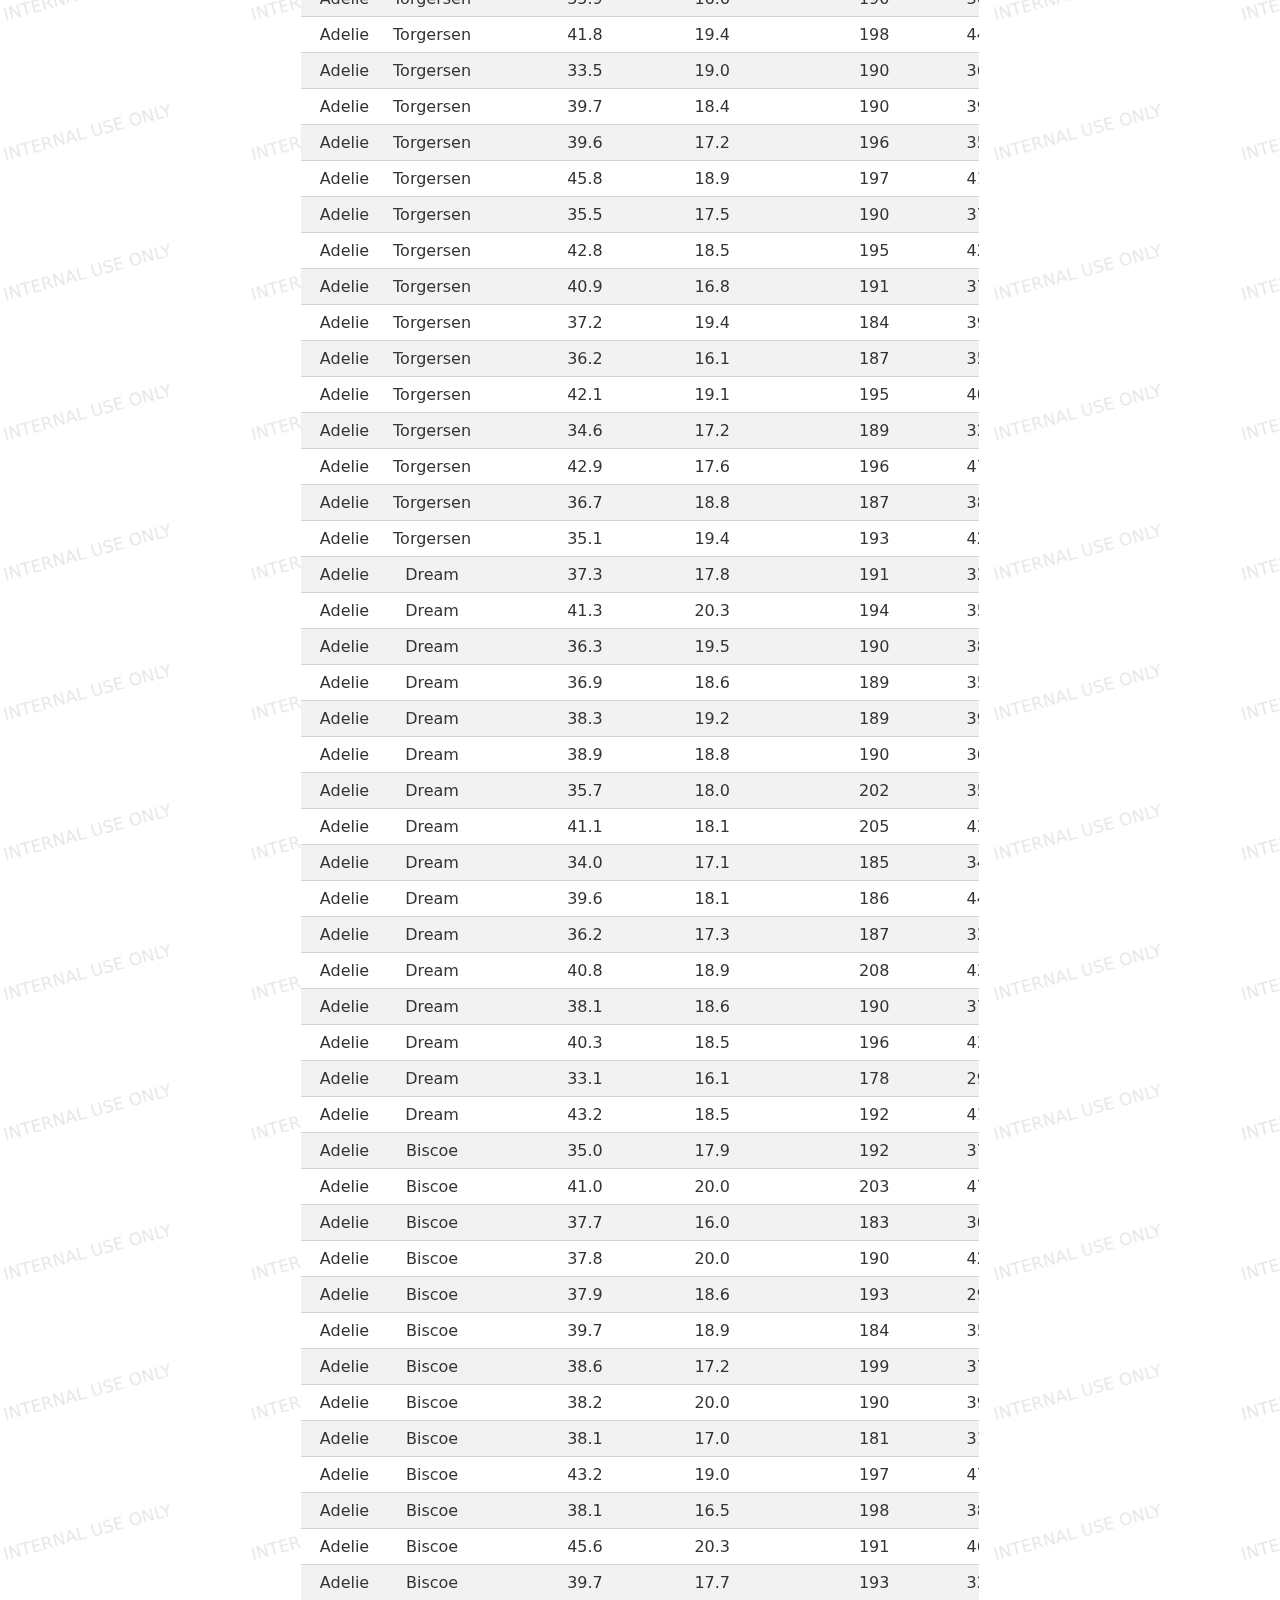
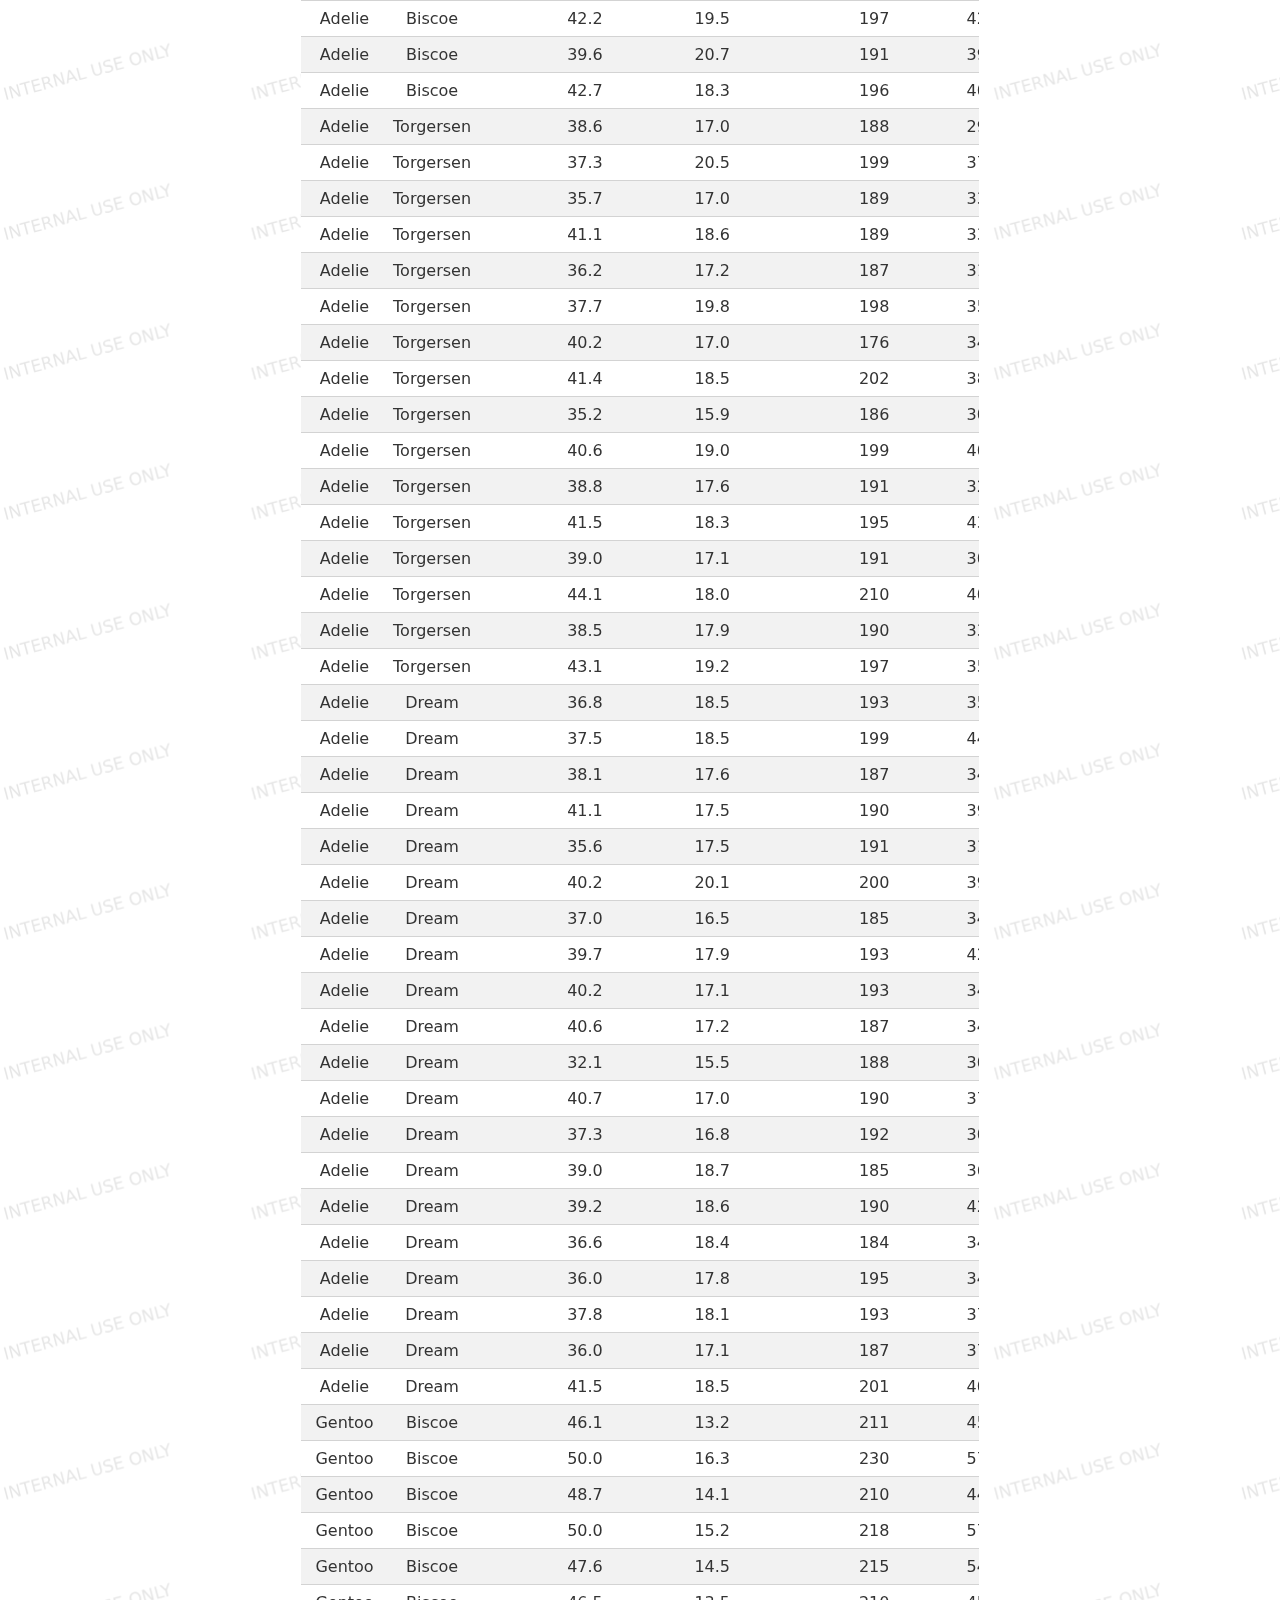
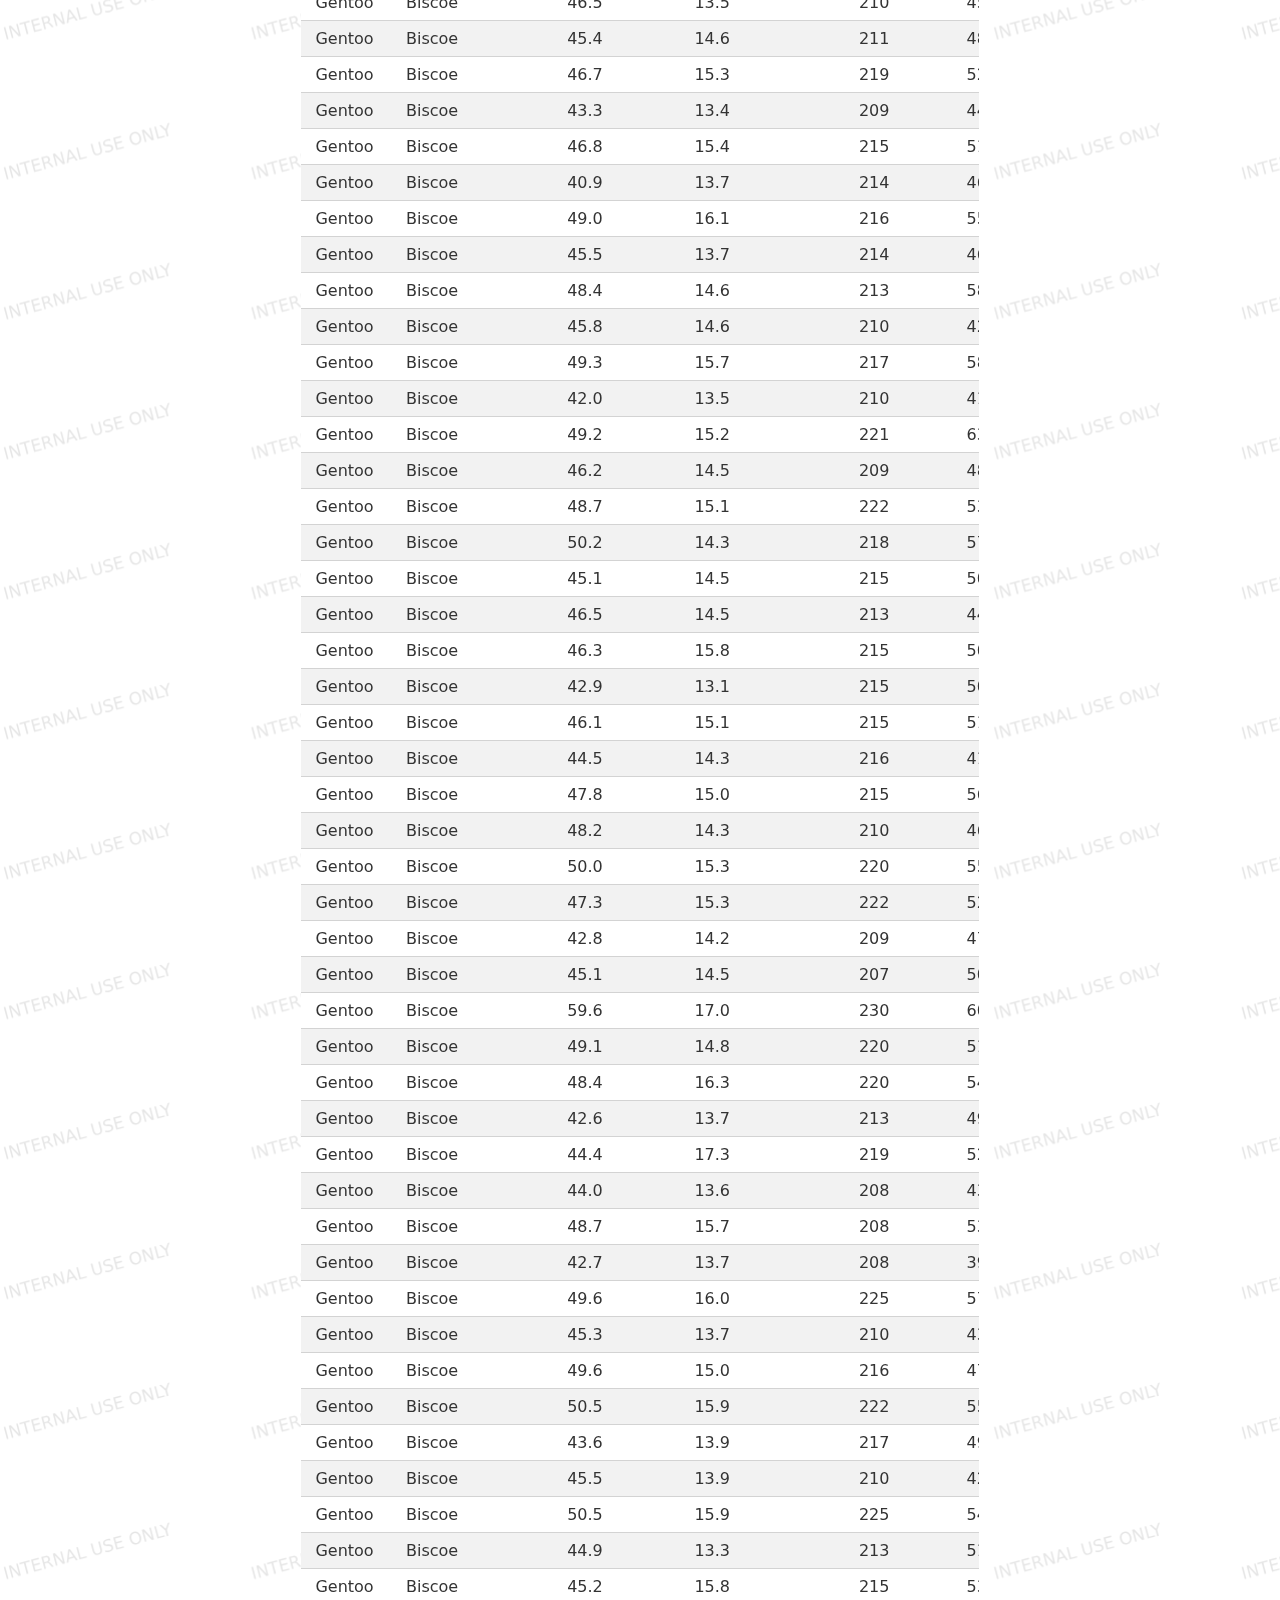
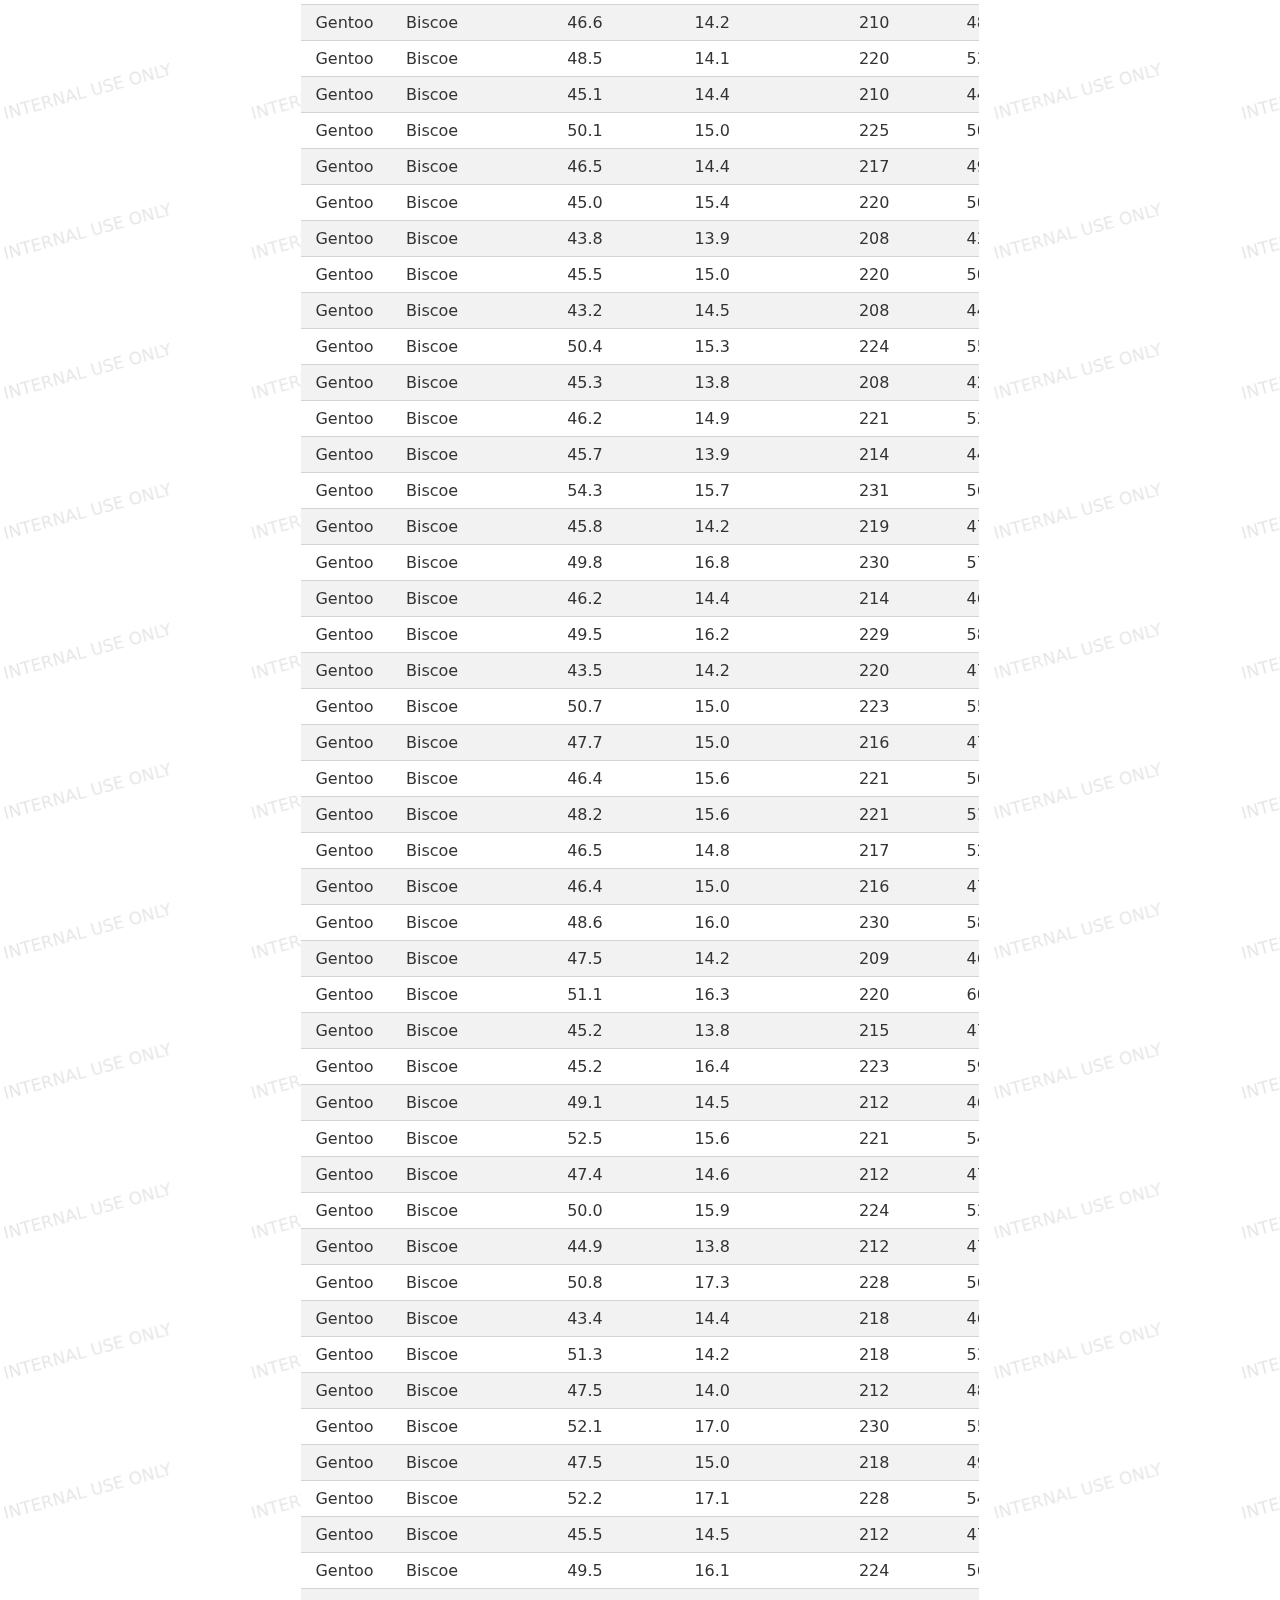
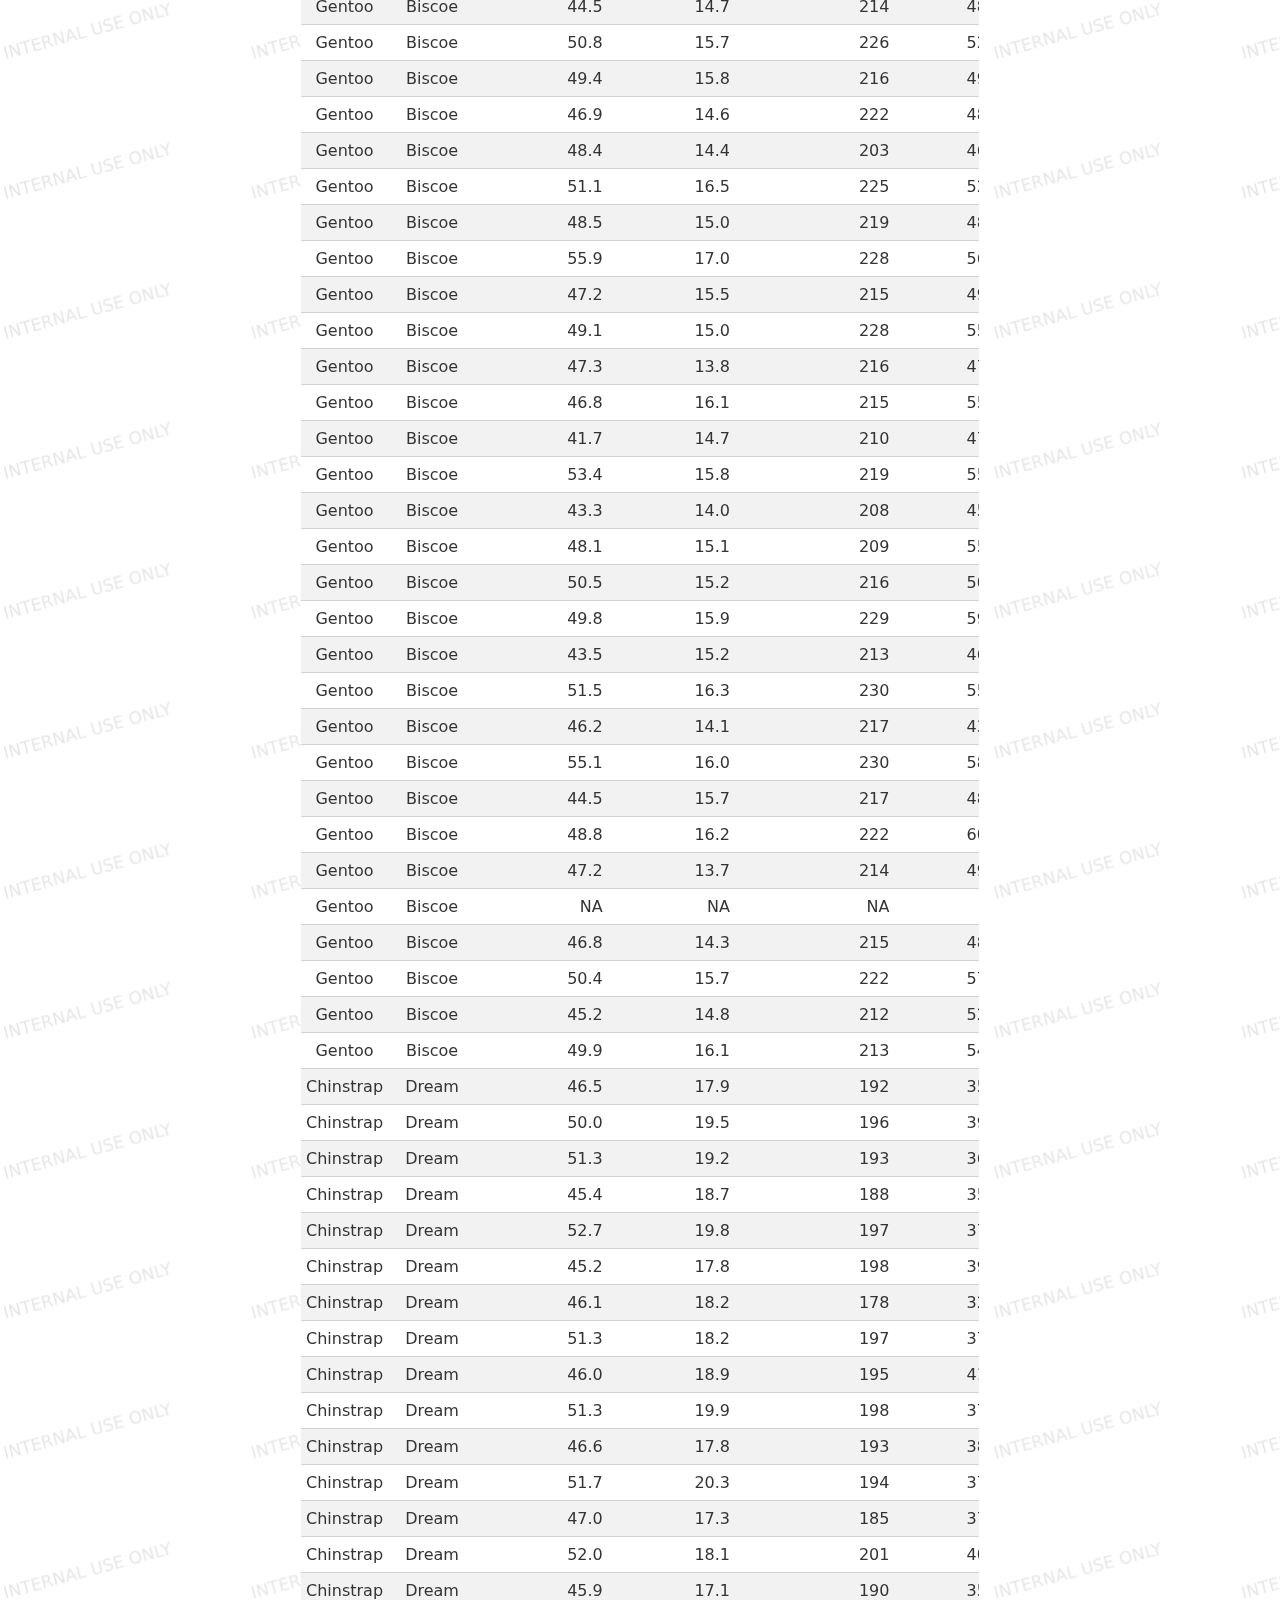
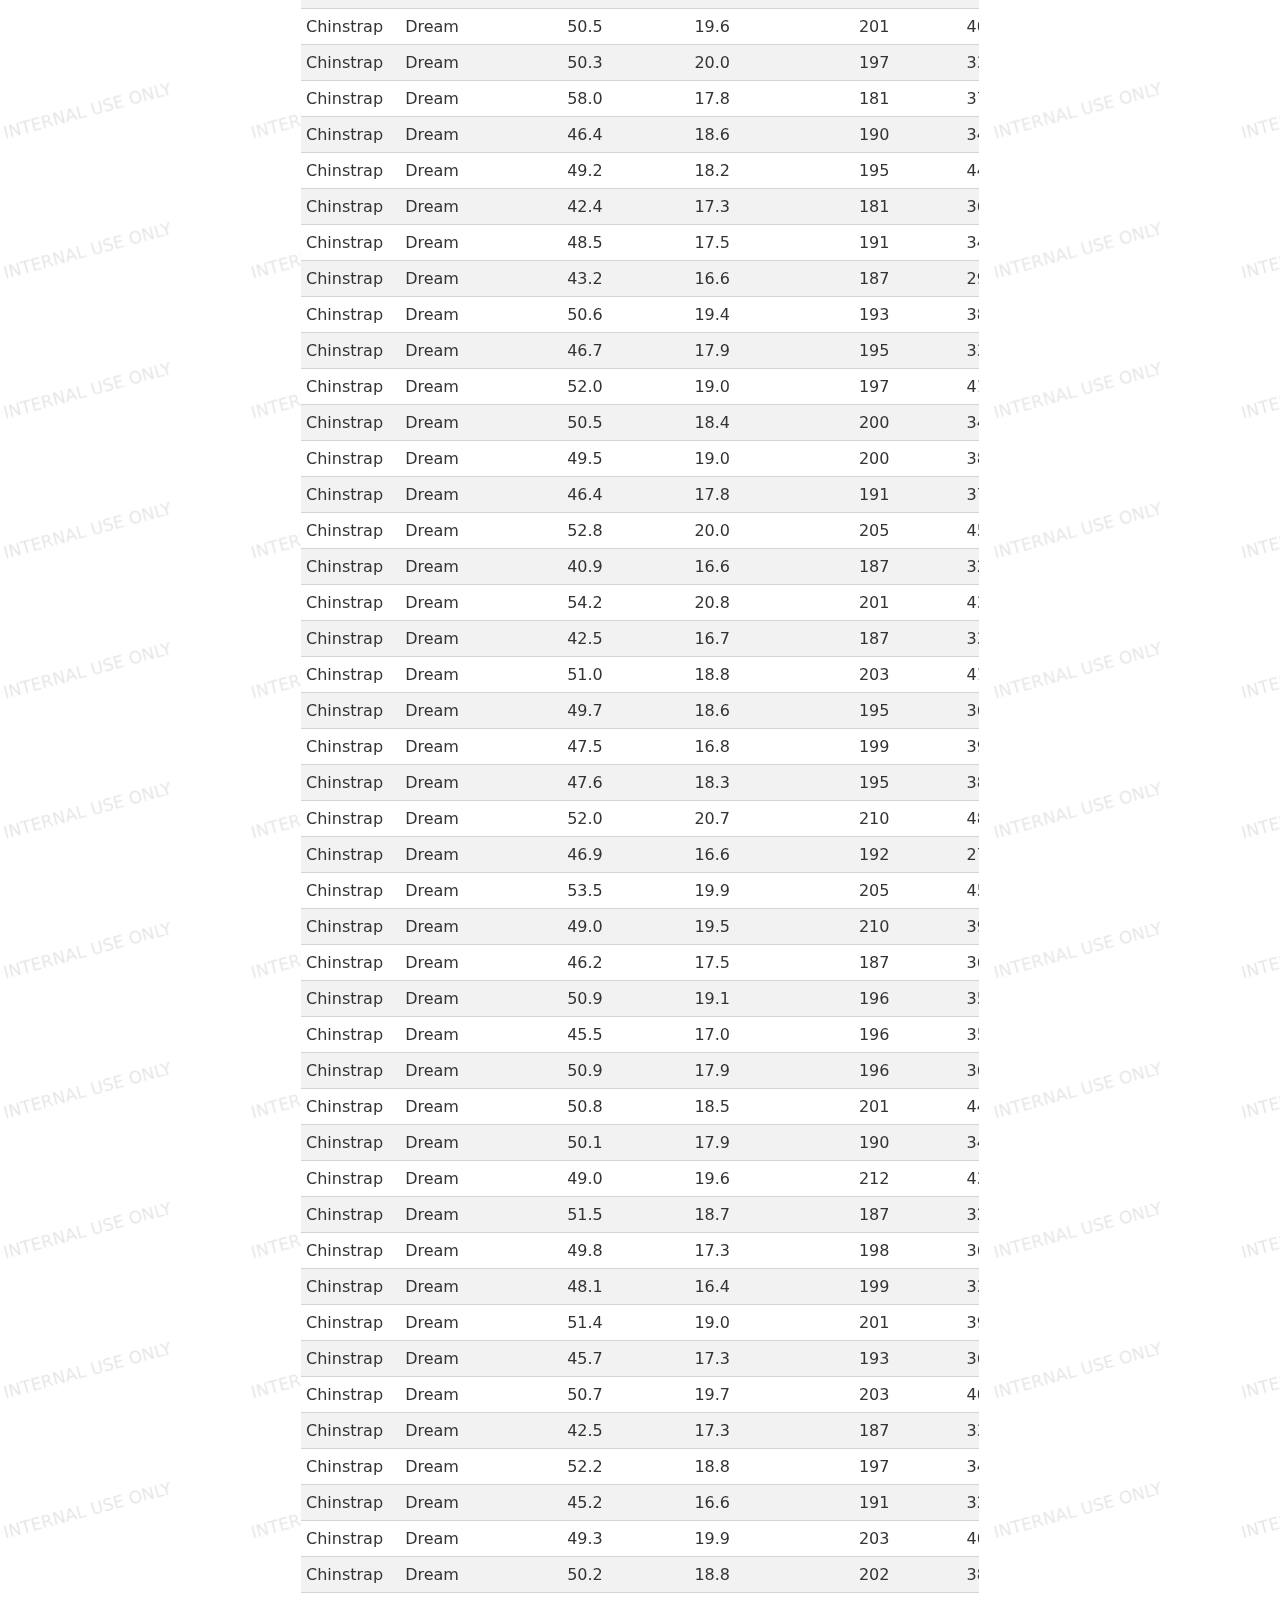
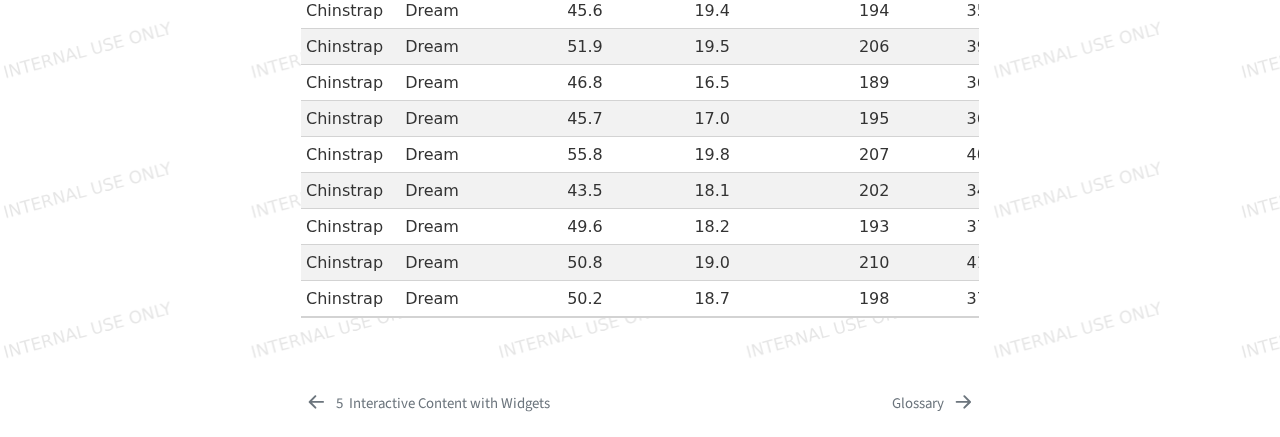
<file: content/05-tables.html>
<!DOCTYPE html>
<html xmlns="http://www.w3.org/1999/xhtml" lang="en" xml:lang="en"><head>

<meta charset="utf-8">
<meta name="generator" content="quarto-1.4.549">

<meta name="viewport" content="width=device-width, initial-scale=1.0, user-scalable=yes">


<title>my report - 6&nbsp; Tables in Various Formats</title>
<style>
code{white-space: pre-wrap;}
span.smallcaps{font-variant: small-caps;}
div.columns{display: flex; gap: min(4vw, 1.5em);}
div.column{flex: auto; overflow-x: auto;}
div.hanging-indent{margin-left: 1.5em; text-indent: -1.5em;}
ul.task-list{list-style: none;}
ul.task-list li input[type="checkbox"] {
  width: 0.8em;
  margin: 0 0.8em 0.2em -1em; /* quarto-specific, see https://github.com/quarto-dev/quarto-cli/issues/4556 */ 
  vertical-align: middle;
}
/* CSS for syntax highlighting */
pre > code.sourceCode { white-space: pre; position: relative; }
pre > code.sourceCode > span { line-height: 1.25; }
pre > code.sourceCode > span:empty { height: 1.2em; }
.sourceCode { overflow: visible; }
code.sourceCode > span { color: inherit; text-decoration: inherit; }
div.sourceCode { margin: 1em 0; }
pre.sourceCode { margin: 0; }
@media screen {
div.sourceCode { overflow: auto; }
}
@media print {
pre > code.sourceCode { white-space: pre-wrap; }
pre > code.sourceCode > span { text-indent: -5em; padding-left: 5em; }
}
pre.numberSource code
  { counter-reset: source-line 0; }
pre.numberSource code > span
  { position: relative; left: -4em; counter-increment: source-line; }
pre.numberSource code > span > a:first-child::before
  { content: counter(source-line);
    position: relative; left: -1em; text-align: right; vertical-align: baseline;
    border: none; display: inline-block;
    -webkit-touch-callout: none; -webkit-user-select: none;
    -khtml-user-select: none; -moz-user-select: none;
    -ms-user-select: none; user-select: none;
    padding: 0 4px; width: 4em;
  }
pre.numberSource { margin-left: 3em;  padding-left: 4px; }
div.sourceCode
  {   }
@media screen {
pre > code.sourceCode > span > a:first-child::before { text-decoration: underline; }
}
</style>


<script src="../site_libs/quarto-nav/quarto-nav.js"></script>
<script src="../site_libs/quarto-nav/headroom.min.js"></script>
<script src="../site_libs/clipboard/clipboard.min.js"></script>
<script src="../site_libs/quarto-search/autocomplete.umd.js"></script>
<script src="../site_libs/quarto-search/fuse.min.js"></script>
<script src="../site_libs/quarto-search/quarto-search.js"></script>
<meta name="quarto:offset" content="../">
<link href="../content/glossary.pdf" rel="next">
<link href="../content/04-interactive-widgets.pdf" rel="prev">
<script src="../site_libs/quarto-html/quarto.js"></script>
<script src="../site_libs/quarto-html/popper.min.js"></script>
<script src="../site_libs/quarto-html/tippy.umd.min.js"></script>
<script src="../site_libs/quarto-html/anchor.min.js"></script>
<link href="../site_libs/quarto-html/tippy.css" rel="stylesheet">
<link href="../site_libs/quarto-html/quarto-syntax-highlighting.css" rel="stylesheet" id="quarto-text-highlighting-styles">
<script src="../site_libs/bootstrap/bootstrap.min.js"></script>
<link href="../site_libs/bootstrap/bootstrap-icons.css" rel="stylesheet">
<link href="../site_libs/bootstrap/bootstrap.min.css" rel="stylesheet" id="quarto-bootstrap" data-mode="light">
<script src="../site_libs/quarto-contrib/watermark-1.0.11/watermark.min.js"></script>
<script id="quarto-search-options" type="application/json">{
  "location": "sidebar",
  "copy-button": false,
  "collapse-after": 3,
  "panel-placement": "start",
  "type": "textbox",
  "limit": 50,
  "keyboard-shortcut": [
    "f",
    "/",
    "s"
  ],
  "show-item-context": false,
  "language": {
    "search-no-results-text": "No results",
    "search-matching-documents-text": "matching documents",
    "search-copy-link-title": "Copy link to search",
    "search-hide-matches-text": "Hide additional matches",
    "search-more-match-text": "more match in this document",
    "search-more-matches-text": "more matches in this document",
    "search-clear-button-title": "Clear",
    "search-text-placeholder": "",
    "search-detached-cancel-button-title": "Cancel",
    "search-submit-button-title": "Submit",
    "search-label": "Search"
  }
}</script>
<script src="../site_libs/core-js-2.5.3/shim.min.js"></script>
<script src="../site_libs/react-17.0.0/react.min.js"></script>
<script src="../site_libs/react-17.0.0/react-dom.min.js"></script>
<script src="../site_libs/reactwidget-1.0.0/react-tools.js"></script>
<script src="../site_libs/htmlwidgets-1.6.2/htmlwidgets.js"></script>
<link href="../site_libs/reactable-0.4.4/reactable.css" rel="stylesheet">
<script src="../site_libs/reactable-binding-0.4.4/reactable.js"></script>


</head>

<body class="floating">

<div id="quarto-search-results"></div>
  <header id="quarto-header" class="headroom fixed-top">
  <nav class="quarto-secondary-nav">
    <div class="container-fluid d-flex">
      <button type="button" class="quarto-btn-toggle btn" data-bs-toggle="collapse" data-bs-target=".quarto-sidebar-collapse-item" aria-controls="quarto-sidebar" aria-expanded="false" aria-label="Toggle sidebar navigation" onclick="if (window.quartoToggleHeadroom) { window.quartoToggleHeadroom(); }">
        <i class="bi bi-layout-text-sidebar-reverse"></i>
      </button>
        <nav class="quarto-page-breadcrumbs" aria-label="breadcrumb"><ol class="breadcrumb"><li class="breadcrumb-item"><a href="../content/05-tables.pdf"><span class="chapter-number">6</span>&nbsp; <span class="chapter-title">Tables in Various Formats</span></a></li></ol></nav>
        <a class="flex-grow-1" role="button" data-bs-toggle="collapse" data-bs-target=".quarto-sidebar-collapse-item" aria-controls="quarto-sidebar" aria-expanded="false" aria-label="Toggle sidebar navigation" onclick="if (window.quartoToggleHeadroom) { window.quartoToggleHeadroom(); }">      
        </a>
      <button type="button" class="btn quarto-search-button" aria-label="" onclick="window.quartoOpenSearch();">
        <i class="bi bi-search"></i>
      </button>
    </div>
  </nav>
</header>
<!-- content -->
<div id="quarto-content" class="quarto-container page-columns page-rows-contents page-layout-article">
<!-- sidebar -->
  <nav id="quarto-sidebar" class="sidebar collapse collapse-horizontal quarto-sidebar-collapse-item sidebar-navigation floating overflow-auto">
    <div class="pt-lg-2 mt-2 text-left sidebar-header">
    <div class="sidebar-title mb-0 py-0">
      <a href="../">my report</a> 
    </div>
      </div>
        <div class="mt-2 flex-shrink-0 align-items-center">
        <div class="sidebar-search">
        <div id="quarto-search" class="" title="Search"></div>
        </div>
        </div>
    <div class="sidebar-menu-container"> 
    <ul class="list-unstyled mt-1">
        <li class="sidebar-item">
  <div class="sidebar-item-container"> 
  <a href="../index.pdf" class="sidebar-item-text sidebar-link">
 <span class="menu-text"><span class="chapter-number">1</span>&nbsp; <span class="chapter-title">Quotations</span></span></a>
  </div>
</li>
        <li class="sidebar-item">
  <div class="sidebar-item-container"> 
  <a href="../content/01-basic-text.pdf" class="sidebar-item-text sidebar-link">
 <span class="menu-text"><span class="chapter-number">2</span>&nbsp; <span class="chapter-title">Introduction</span></span></a>
  </div>
</li>
        <li class="sidebar-item">
  <div class="sidebar-item-container"> 
  <a href="../content/02-math-content.pdf" class="sidebar-item-text sidebar-link">
 <span class="menu-text"><span class="chapter-number">3</span>&nbsp; <span class="chapter-title">Mathematical Content and Formulas</span></span></a>
  </div>
</li>
        <li class="sidebar-item">
  <div class="sidebar-item-container"> 
  <a href="../content/03-scientific-units.pdf" class="sidebar-item-text sidebar-link">
 <span class="menu-text"><span class="chapter-number">4</span>&nbsp; <span class="chapter-title">Scientific Units and Special Characters</span></span></a>
  </div>
</li>
        <li class="sidebar-item">
  <div class="sidebar-item-container"> 
  <a href="../content/04-interactive-widgets.pdf" class="sidebar-item-text sidebar-link">
 <span class="menu-text"><span class="chapter-number">5</span>&nbsp; <span class="chapter-title">Interactive Content with Widgets</span></span></a>
  </div>
</li>
        <li class="sidebar-item">
  <div class="sidebar-item-container"> 
  <a href="../content/05-tables.pdf" class="sidebar-item-text sidebar-link active">
 <span class="menu-text"><span class="chapter-number">6</span>&nbsp; <span class="chapter-title">Tables in Various Formats</span></span></a>
  </div>
</li>
        <li class="sidebar-item">
  <div class="sidebar-item-container"> 
  <a href="../content/glossary.pdf" class="sidebar-item-text sidebar-link">
 <span class="menu-text">Glossary</span></a>
  </div>
</li>
        <li class="sidebar-item sidebar-item-section">
      <div class="sidebar-item-container"> 
            <a class="sidebar-item-text sidebar-link text-start" data-bs-toggle="collapse" data-bs-target="#quarto-sidebar-section-1" aria-expanded="true">
 <span class="menu-text">Appendices</span></a>
          <a class="sidebar-item-toggle text-start" data-bs-toggle="collapse" data-bs-target="#quarto-sidebar-section-1" aria-expanded="true" aria-label="Toggle section">
            <i class="bi bi-chevron-right ms-2"></i>
          </a> 
      </div>
      <ul id="quarto-sidebar-section-1" class="collapse list-unstyled sidebar-section depth1 show">  
          <li class="sidebar-item">
  <div class="sidebar-item-container"> 
  <a href="../appendix/appendix.pdf" class="sidebar-item-text sidebar-link">
 <span class="menu-text"><span class="chapter-number">A</span>&nbsp; <span class="chapter-title">Appendix</span></span></a>
  </div>
</li>
      </ul>
  </li>
    </ul>
    </div>
</nav>
<div id="quarto-sidebar-glass" class="quarto-sidebar-collapse-item" data-bs-toggle="collapse" data-bs-target=".quarto-sidebar-collapse-item"></div>
<!-- margin-sidebar -->
    <div id="quarto-margin-sidebar" class="sidebar margin-sidebar">
        <nav id="TOC" role="doc-toc" class="toc-active">
    <h2 id="toc-title">Table of contents</h2>
   
  <ul>
  <li><a href="#markdown-table" id="toc-markdown-table" class="nav-link active" data-scroll-target="#markdown-table"><span class="header-section-number">6.1</span> Markdown Table</a></li>
  <li><a href="#coded-tables-with-gt" id="toc-coded-tables-with-gt" class="nav-link" data-scroll-target="#coded-tables-with-gt"><span class="header-section-number">6.2</span> Coded Tables with gt</a></li>
  <li><a href="#gt-tables-interactive" id="toc-gt-tables-interactive" class="nav-link" data-scroll-target="#gt-tables-interactive"><span class="header-section-number">6.3</span> GT Tables (interactive)</a></li>
  <li><a href="#really-long-tables" id="toc-really-long-tables" class="nav-link" data-scroll-target="#really-long-tables"><span class="header-section-number">6.4</span> really long tables</a></li>
  </ul>
</nav>
    </div>
<!-- main -->
<main class="content" id="quarto-document-content">

<header id="title-block-header" class="quarto-title-block default">
<div class="quarto-title">
<h1 class="title"><span class="chapter-number">6</span>&nbsp; <span class="chapter-title">Tables in Various Formats</span></h1>
</div>



<div class="quarto-title-meta">

    
  
    
  </div>
  


</header>


<p>We will create tables using Markdown, coded tibbles, and <code>gt</code> tables using the Palmer Penguins data.</p>
<section id="markdown-table" class="level2" data-number="6.1">
<h2 data-number="6.1" class="anchored" data-anchor-id="markdown-table"><span class="header-section-number">6.1</span> Markdown Table</h2>
<div id="tbl-markdown-table" class="quarto-float anchored">
<figure class="quarto-float quarto-float-tbl figure">
<figcaption class="quarto-float-caption-top quarto-float-caption quarto-float-tbl" id="tbl-markdown-table-caption-0ceaefa1-69ba-4598-a22c-09a6ac19f8ca">
Table&nbsp;6.1: Penguin species and their bill lengths recorded on different islands.
</figcaption>
<div aria-describedby="tbl-markdown-table-caption-0ceaefa1-69ba-4598-a22c-09a6ac19f8ca">
<table class="table">
<thead>
<tr class="header">
<th>Species</th>
<th>Island</th>
<th>Bill Length (mm)</th>
</tr>
</thead>
<tbody>
<tr class="odd">
<td>Adelie</td>
<td>Torgersen</td>
<td>39.1</td>
</tr>
<tr class="even">
<td>Chinstrap</td>
<td>Dream</td>
<td>46.5</td>
</tr>
<tr class="odd">
<td>Gentoo</td>
<td>Biscoe</td>
<td>50.0</td>
</tr>
</tbody>
</table>
</div>
</figure>
</div>
</section>
<section id="coded-tables-with-gt" class="level2" data-number="6.2">
<h2 data-number="6.2" class="anchored" data-anchor-id="coded-tables-with-gt"><span class="header-section-number">6.2</span> Coded Tables with gt</h2>
<div class="cell">
<div class="sourceCode cell-code" id="cb1"><pre class="sourceCode r code-with-copy"><code class="sourceCode r"><span id="cb1-1"><a href="#cb1-1" aria-hidden="true" tabindex="-1"></a><span class="fu">library</span>(tibble)</span>
<span id="cb1-2"><a href="#cb1-2" aria-hidden="true" tabindex="-1"></a><span class="fu">library</span>(palmerpenguins)</span>
<span id="cb1-3"><a href="#cb1-3" aria-hidden="true" tabindex="-1"></a><span class="fu">library</span>(tidyverse)</span></code><button title="Copy to Clipboard" class="code-copy-button"><i class="bi"></i></button></pre></div>
<div class="cell-output cell-output-stderr">
<pre><code>── Attaching core tidyverse packages ──────────────────────── tidyverse 2.0.0 ──
✔ dplyr     1.1.3     ✔ purrr     1.0.2
✔ forcats   1.0.0     ✔ readr     2.1.4
✔ ggplot2   3.4.3     ✔ stringr   1.5.0
✔ lubridate 1.9.2     ✔ tidyr     1.3.0
── Conflicts ────────────────────────────────────────── tidyverse_conflicts() ──
✖ dplyr::filter() masks stats::filter()
✖ dplyr::lag()    masks stats::lag()
ℹ Use the conflicted package (&lt;http://conflicted.r-lib.org/&gt;) to force all conflicts to become errors</code></pre>
</div>
<div class="sourceCode cell-code" id="cb3"><pre class="sourceCode r code-with-copy"><code class="sourceCode r"><span id="cb3-1"><a href="#cb3-1" aria-hidden="true" tabindex="-1"></a><span class="fu">library</span>(gt)</span>
<span id="cb3-2"><a href="#cb3-2" aria-hidden="true" tabindex="-1"></a></span>
<span id="cb3-3"><a href="#cb3-3" aria-hidden="true" tabindex="-1"></a>penguins <span class="sc">%&gt;%</span> </span>
<span id="cb3-4"><a href="#cb3-4" aria-hidden="true" tabindex="-1"></a>  <span class="fu">select</span>(species, island, bill_length_mm) <span class="sc">%&gt;%</span></span>
<span id="cb3-5"><a href="#cb3-5" aria-hidden="true" tabindex="-1"></a>  <span class="fu">head</span>() <span class="sc">%&gt;%</span></span>
<span id="cb3-6"><a href="#cb3-6" aria-hidden="true" tabindex="-1"></a>  <span class="fu">gt</span>()</span></code><button title="Copy to Clipboard" class="code-copy-button"><i class="bi"></i></button></pre></div>
<div id="tbl-tibble" class="cell quarto-float anchored">
<figure class="quarto-float quarto-float-tbl figure">
<figcaption class="quarto-float-caption-top quarto-float-caption quarto-float-tbl" id="tbl-tibble-caption-0ceaefa1-69ba-4598-a22c-09a6ac19f8ca">
Table&nbsp;6.2: Table showing the first few entries of penguin species data.
</figcaption>
<div aria-describedby="tbl-tibble-caption-0ceaefa1-69ba-4598-a22c-09a6ac19f8ca">
<div class="cell-output-display">
<div id="tchuaazzfk" style="padding-left:0px;padding-right:0px;padding-top:10px;padding-bottom:10px;overflow-x:auto;overflow-y:auto;width:auto;height:auto;">
<style>#tchuaazzfk table {
  font-family: system-ui, 'Segoe UI', Roboto, Helvetica, Arial, sans-serif, 'Apple Color Emoji', 'Segoe UI Emoji', 'Segoe UI Symbol', 'Noto Color Emoji';
  -webkit-font-smoothing: antialiased;
  -moz-osx-font-smoothing: grayscale;
}

#tchuaazzfk thead, #tchuaazzfk tbody, #tchuaazzfk tfoot, #tchuaazzfk tr, #tchuaazzfk td, #tchuaazzfk th {
  border-style: none;
}

#tchuaazzfk p {
  margin: 0;
  padding: 0;
}

#tchuaazzfk .gt_table {
  display: table;
  border-collapse: collapse;
  line-height: normal;
  margin-left: auto;
  margin-right: auto;
  color: #333333;
  font-size: 16px;
  font-weight: normal;
  font-style: normal;
  background-color: #FFFFFF;
  width: auto;
  border-top-style: solid;
  border-top-width: 2px;
  border-top-color: #A8A8A8;
  border-right-style: none;
  border-right-width: 2px;
  border-right-color: #D3D3D3;
  border-bottom-style: solid;
  border-bottom-width: 2px;
  border-bottom-color: #A8A8A8;
  border-left-style: none;
  border-left-width: 2px;
  border-left-color: #D3D3D3;
}

#tchuaazzfk .gt_caption {
  padding-top: 4px;
  padding-bottom: 4px;
}

#tchuaazzfk .gt_title {
  color: #333333;
  font-size: 125%;
  font-weight: initial;
  padding-top: 4px;
  padding-bottom: 4px;
  padding-left: 5px;
  padding-right: 5px;
  border-bottom-color: #FFFFFF;
  border-bottom-width: 0;
}

#tchuaazzfk .gt_subtitle {
  color: #333333;
  font-size: 85%;
  font-weight: initial;
  padding-top: 3px;
  padding-bottom: 5px;
  padding-left: 5px;
  padding-right: 5px;
  border-top-color: #FFFFFF;
  border-top-width: 0;
}

#tchuaazzfk .gt_heading {
  background-color: #FFFFFF;
  text-align: center;
  border-bottom-color: #FFFFFF;
  border-left-style: none;
  border-left-width: 1px;
  border-left-color: #D3D3D3;
  border-right-style: none;
  border-right-width: 1px;
  border-right-color: #D3D3D3;
}

#tchuaazzfk .gt_bottom_border {
  border-bottom-style: solid;
  border-bottom-width: 2px;
  border-bottom-color: #D3D3D3;
}

#tchuaazzfk .gt_col_headings {
  border-top-style: solid;
  border-top-width: 2px;
  border-top-color: #D3D3D3;
  border-bottom-style: solid;
  border-bottom-width: 2px;
  border-bottom-color: #D3D3D3;
  border-left-style: none;
  border-left-width: 1px;
  border-left-color: #D3D3D3;
  border-right-style: none;
  border-right-width: 1px;
  border-right-color: #D3D3D3;
}

#tchuaazzfk .gt_col_heading {
  color: #333333;
  background-color: #FFFFFF;
  font-size: 100%;
  font-weight: normal;
  text-transform: inherit;
  border-left-style: none;
  border-left-width: 1px;
  border-left-color: #D3D3D3;
  border-right-style: none;
  border-right-width: 1px;
  border-right-color: #D3D3D3;
  vertical-align: bottom;
  padding-top: 5px;
  padding-bottom: 6px;
  padding-left: 5px;
  padding-right: 5px;
  overflow-x: hidden;
}

#tchuaazzfk .gt_column_spanner_outer {
  color: #333333;
  background-color: #FFFFFF;
  font-size: 100%;
  font-weight: normal;
  text-transform: inherit;
  padding-top: 0;
  padding-bottom: 0;
  padding-left: 4px;
  padding-right: 4px;
}

#tchuaazzfk .gt_column_spanner_outer:first-child {
  padding-left: 0;
}

#tchuaazzfk .gt_column_spanner_outer:last-child {
  padding-right: 0;
}

#tchuaazzfk .gt_column_spanner {
  border-bottom-style: solid;
  border-bottom-width: 2px;
  border-bottom-color: #D3D3D3;
  vertical-align: bottom;
  padding-top: 5px;
  padding-bottom: 5px;
  overflow-x: hidden;
  display: inline-block;
  width: 100%;
}

#tchuaazzfk .gt_spanner_row {
  border-bottom-style: hidden;
}

#tchuaazzfk .gt_group_heading {
  padding-top: 8px;
  padding-bottom: 8px;
  padding-left: 5px;
  padding-right: 5px;
  color: #333333;
  background-color: #FFFFFF;
  font-size: 100%;
  font-weight: initial;
  text-transform: inherit;
  border-top-style: solid;
  border-top-width: 2px;
  border-top-color: #D3D3D3;
  border-bottom-style: solid;
  border-bottom-width: 2px;
  border-bottom-color: #D3D3D3;
  border-left-style: none;
  border-left-width: 1px;
  border-left-color: #D3D3D3;
  border-right-style: none;
  border-right-width: 1px;
  border-right-color: #D3D3D3;
  vertical-align: middle;
  text-align: left;
}

#tchuaazzfk .gt_empty_group_heading {
  padding: 0.5px;
  color: #333333;
  background-color: #FFFFFF;
  font-size: 100%;
  font-weight: initial;
  border-top-style: solid;
  border-top-width: 2px;
  border-top-color: #D3D3D3;
  border-bottom-style: solid;
  border-bottom-width: 2px;
  border-bottom-color: #D3D3D3;
  vertical-align: middle;
}

#tchuaazzfk .gt_from_md > :first-child {
  margin-top: 0;
}

#tchuaazzfk .gt_from_md > :last-child {
  margin-bottom: 0;
}

#tchuaazzfk .gt_row {
  padding-top: 8px;
  padding-bottom: 8px;
  padding-left: 5px;
  padding-right: 5px;
  margin: 10px;
  border-top-style: solid;
  border-top-width: 1px;
  border-top-color: #D3D3D3;
  border-left-style: none;
  border-left-width: 1px;
  border-left-color: #D3D3D3;
  border-right-style: none;
  border-right-width: 1px;
  border-right-color: #D3D3D3;
  vertical-align: middle;
  overflow-x: hidden;
}

#tchuaazzfk .gt_stub {
  color: #333333;
  background-color: #FFFFFF;
  font-size: 100%;
  font-weight: initial;
  text-transform: inherit;
  border-right-style: solid;
  border-right-width: 2px;
  border-right-color: #D3D3D3;
  padding-left: 5px;
  padding-right: 5px;
}

#tchuaazzfk .gt_stub_row_group {
  color: #333333;
  background-color: #FFFFFF;
  font-size: 100%;
  font-weight: initial;
  text-transform: inherit;
  border-right-style: solid;
  border-right-width: 2px;
  border-right-color: #D3D3D3;
  padding-left: 5px;
  padding-right: 5px;
  vertical-align: top;
}

#tchuaazzfk .gt_row_group_first td {
  border-top-width: 2px;
}

#tchuaazzfk .gt_row_group_first th {
  border-top-width: 2px;
}

#tchuaazzfk .gt_summary_row {
  color: #333333;
  background-color: #FFFFFF;
  text-transform: inherit;
  padding-top: 8px;
  padding-bottom: 8px;
  padding-left: 5px;
  padding-right: 5px;
}

#tchuaazzfk .gt_first_summary_row {
  border-top-style: solid;
  border-top-color: #D3D3D3;
}

#tchuaazzfk .gt_first_summary_row.thick {
  border-top-width: 2px;
}

#tchuaazzfk .gt_last_summary_row {
  padding-top: 8px;
  padding-bottom: 8px;
  padding-left: 5px;
  padding-right: 5px;
  border-bottom-style: solid;
  border-bottom-width: 2px;
  border-bottom-color: #D3D3D3;
}

#tchuaazzfk .gt_grand_summary_row {
  color: #333333;
  background-color: #FFFFFF;
  text-transform: inherit;
  padding-top: 8px;
  padding-bottom: 8px;
  padding-left: 5px;
  padding-right: 5px;
}

#tchuaazzfk .gt_first_grand_summary_row {
  padding-top: 8px;
  padding-bottom: 8px;
  padding-left: 5px;
  padding-right: 5px;
  border-top-style: double;
  border-top-width: 6px;
  border-top-color: #D3D3D3;
}

#tchuaazzfk .gt_last_grand_summary_row_top {
  padding-top: 8px;
  padding-bottom: 8px;
  padding-left: 5px;
  padding-right: 5px;
  border-bottom-style: double;
  border-bottom-width: 6px;
  border-bottom-color: #D3D3D3;
}

#tchuaazzfk .gt_striped {
  background-color: rgba(128, 128, 128, 0.05);
}

#tchuaazzfk .gt_table_body {
  border-top-style: solid;
  border-top-width: 2px;
  border-top-color: #D3D3D3;
  border-bottom-style: solid;
  border-bottom-width: 2px;
  border-bottom-color: #D3D3D3;
}

#tchuaazzfk .gt_footnotes {
  color: #333333;
  background-color: #FFFFFF;
  border-bottom-style: none;
  border-bottom-width: 2px;
  border-bottom-color: #D3D3D3;
  border-left-style: none;
  border-left-width: 2px;
  border-left-color: #D3D3D3;
  border-right-style: none;
  border-right-width: 2px;
  border-right-color: #D3D3D3;
}

#tchuaazzfk .gt_footnote {
  margin: 0px;
  font-size: 90%;
  padding-top: 4px;
  padding-bottom: 4px;
  padding-left: 5px;
  padding-right: 5px;
}

#tchuaazzfk .gt_sourcenotes {
  color: #333333;
  background-color: #FFFFFF;
  border-bottom-style: none;
  border-bottom-width: 2px;
  border-bottom-color: #D3D3D3;
  border-left-style: none;
  border-left-width: 2px;
  border-left-color: #D3D3D3;
  border-right-style: none;
  border-right-width: 2px;
  border-right-color: #D3D3D3;
}

#tchuaazzfk .gt_sourcenote {
  font-size: 90%;
  padding-top: 4px;
  padding-bottom: 4px;
  padding-left: 5px;
  padding-right: 5px;
}

#tchuaazzfk .gt_left {
  text-align: left;
}

#tchuaazzfk .gt_center {
  text-align: center;
}

#tchuaazzfk .gt_right {
  text-align: right;
  font-variant-numeric: tabular-nums;
}

#tchuaazzfk .gt_font_normal {
  font-weight: normal;
}

#tchuaazzfk .gt_font_bold {
  font-weight: bold;
}

#tchuaazzfk .gt_font_italic {
  font-style: italic;
}

#tchuaazzfk .gt_super {
  font-size: 65%;
}

#tchuaazzfk .gt_footnote_marks {
  font-size: 75%;
  vertical-align: 0.4em;
  position: initial;
}

#tchuaazzfk .gt_asterisk {
  font-size: 100%;
  vertical-align: 0;
}

#tchuaazzfk .gt_indent_1 {
  text-indent: 5px;
}

#tchuaazzfk .gt_indent_2 {
  text-indent: 10px;
}

#tchuaazzfk .gt_indent_3 {
  text-indent: 15px;
}

#tchuaazzfk .gt_indent_4 {
  text-indent: 20px;
}

#tchuaazzfk .gt_indent_5 {
  text-indent: 25px;
}
</style>

<table class="gt_table do-not-create-environment cell table table-sm table-striped small" data-quarto-postprocess="true" data-quarto-disable-processing="false" data-quarto-bootstrap="false">
<thead>
<tr class="header gt_col_headings">
<th id="species" class="gt_col_heading gt_columns_bottom_border gt_center" data-quarto-table-cell-role="th" scope="col">species</th>
<th id="island" class="gt_col_heading gt_columns_bottom_border gt_center" data-quarto-table-cell-role="th" scope="col">island</th>
<th id="bill_length_mm" class="gt_col_heading gt_columns_bottom_border gt_right" data-quarto-table-cell-role="th" scope="col">bill_length_mm</th>
</tr>
</thead>
<tbody class="gt_table_body">
<tr class="odd">
<td class="gt_row gt_center" headers="species">Adelie</td>
<td class="gt_row gt_center" headers="island">Torgersen</td>
<td class="gt_row gt_right" headers="bill_length_mm">39.1</td>
</tr>
<tr class="even">
<td class="gt_row gt_center" headers="species">Adelie</td>
<td class="gt_row gt_center" headers="island">Torgersen</td>
<td class="gt_row gt_right" headers="bill_length_mm">39.5</td>
</tr>
<tr class="odd">
<td class="gt_row gt_center" headers="species">Adelie</td>
<td class="gt_row gt_center" headers="island">Torgersen</td>
<td class="gt_row gt_right" headers="bill_length_mm">40.3</td>
</tr>
<tr class="even">
<td class="gt_row gt_center" headers="species">Adelie</td>
<td class="gt_row gt_center" headers="island">Torgersen</td>
<td class="gt_row gt_right" headers="bill_length_mm">NA</td>
</tr>
<tr class="odd">
<td class="gt_row gt_center" headers="species">Adelie</td>
<td class="gt_row gt_center" headers="island">Torgersen</td>
<td class="gt_row gt_right" headers="bill_length_mm">36.7</td>
</tr>
<tr class="even">
<td class="gt_row gt_center" headers="species">Adelie</td>
<td class="gt_row gt_center" headers="island">Torgersen</td>
<td class="gt_row gt_right" headers="bill_length_mm">39.3</td>
</tr>
</tbody>
</table>

</div>
</div>
</div>
</figure>
</div>
</div>
</section>
<section id="gt-tables-interactive" class="level2" data-number="6.3">
<h2 data-number="6.3" class="anchored" data-anchor-id="gt-tables-interactive"><span class="header-section-number">6.3</span> GT Tables (interactive)</h2>
<div class="cell">
<div class="sourceCode cell-code" id="cb4"><pre class="sourceCode r code-with-copy"><code class="sourceCode r"><span id="cb4-1"><a href="#cb4-1" aria-hidden="true" tabindex="-1"></a><span class="fu">library</span>(gt)</span>
<span id="cb4-2"><a href="#cb4-2" aria-hidden="true" tabindex="-1"></a><span class="fu">library</span>(palmerpenguins)</span>
<span id="cb4-3"><a href="#cb4-3" aria-hidden="true" tabindex="-1"></a></span>
<span id="cb4-4"><a href="#cb4-4" aria-hidden="true" tabindex="-1"></a><span class="co"># interactive gt table</span></span>
<span id="cb4-5"><a href="#cb4-5" aria-hidden="true" tabindex="-1"></a></span>
<span id="cb4-6"><a href="#cb4-6" aria-hidden="true" tabindex="-1"></a>penguins <span class="sc">%&gt;%</span> </span>
<span id="cb4-7"><a href="#cb4-7" aria-hidden="true" tabindex="-1"></a>  <span class="fu">select</span>(species, island, bill_length_mm, bill_depth_mm) <span class="sc">%&gt;%</span></span>
<span id="cb4-8"><a href="#cb4-8" aria-hidden="true" tabindex="-1"></a>  <span class="fu">head</span>() <span class="sc">%&gt;%</span></span>
<span id="cb4-9"><a href="#cb4-9" aria-hidden="true" tabindex="-1"></a>  <span class="fu">gt</span>() <span class="sc">%&gt;%</span></span>
<span id="cb4-10"><a href="#cb4-10" aria-hidden="true" tabindex="-1"></a>  <span class="fu">opt_interactive</span>()</span></code><button title="Copy to Clipboard" class="code-copy-button"><i class="bi"></i></button></pre></div>
<div id="tbl-gt" class="cell quarto-float anchored">
<figure class="quarto-float quarto-float-tbl figure">
<figcaption class="quarto-float-caption-top quarto-float-caption quarto-float-tbl" id="tbl-gt-caption-0ceaefa1-69ba-4598-a22c-09a6ac19f8ca">
Table&nbsp;6.3: A selection of measurements from the Palmer Penguins dataset.
</figcaption>
<div aria-describedby="tbl-gt-caption-0ceaefa1-69ba-4598-a22c-09a6ac19f8ca">
<div class="cell-output-display">
<div id="qgucbmivlw" class=".gt_table" style="padding-left:0px;padding-right:0px;padding-top:10px;padding-bottom:10px;overflow-x:auto;overflow-y:auto;width:auto;height:auto;">
<style>#qgucbmivlw table {
  font-family: system-ui, 'Segoe UI', Roboto, Helvetica, Arial, sans-serif, 'Apple Color Emoji', 'Segoe UI Emoji', 'Segoe UI Symbol', 'Noto Color Emoji';
  -webkit-font-smoothing: antialiased;
  -moz-osx-font-smoothing: grayscale;
}

#qgucbmivlw thead, #qgucbmivlw tbody, #qgucbmivlw tfoot, #qgucbmivlw tr, #qgucbmivlw td, #qgucbmivlw th {
  border-style: none;
}

#qgucbmivlw p {
  margin: 0;
  padding: 0;
}

#qgucbmivlw .gt_table {
  display: table;
  border-collapse: collapse;
  line-height: normal;
  margin-left: auto;
  margin-right: auto;
  color: #333333;
  font-size: 16px;
  font-weight: normal;
  font-style: normal;
  background-color: #FFFFFF;
  width: auto;
  border-top-style: solid;
  border-top-width: 2px;
  border-top-color: #A8A8A8;
  border-right-style: none;
  border-right-width: 2px;
  border-right-color: #D3D3D3;
  border-bottom-style: solid;
  border-bottom-width: 2px;
  border-bottom-color: #A8A8A8;
  border-left-style: none;
  border-left-width: 2px;
  border-left-color: #D3D3D3;
}

#qgucbmivlw .gt_caption {
  padding-top: 4px;
  padding-bottom: 4px;
}

#qgucbmivlw .gt_title {
  color: #333333;
  font-size: 125%;
  font-weight: initial;
  padding-top: 4px;
  padding-bottom: 4px;
  padding-left: 5px;
  padding-right: 5px;
  border-bottom-color: #FFFFFF;
  border-bottom-width: 0;
}

#qgucbmivlw .gt_subtitle {
  color: #333333;
  font-size: 85%;
  font-weight: initial;
  padding-top: 3px;
  padding-bottom: 5px;
  padding-left: 5px;
  padding-right: 5px;
  border-top-color: #FFFFFF;
  border-top-width: 0;
}

#qgucbmivlw .gt_heading {
  background-color: #FFFFFF;
  text-align: center;
  border-bottom-color: #FFFFFF;
  border-left-style: none;
  border-left-width: 1px;
  border-left-color: #D3D3D3;
  border-right-style: none;
  border-right-width: 1px;
  border-right-color: #D3D3D3;
}

#qgucbmivlw .gt_bottom_border {
  border-bottom-style: solid;
  border-bottom-width: 2px;
  border-bottom-color: #D3D3D3;
}

#qgucbmivlw .gt_col_headings {
  border-top-style: solid;
  border-top-width: 2px;
  border-top-color: #D3D3D3;
  border-bottom-style: solid;
  border-bottom-width: 2px;
  border-bottom-color: #D3D3D3;
  border-left-style: none;
  border-left-width: 1px;
  border-left-color: #D3D3D3;
  border-right-style: none;
  border-right-width: 1px;
  border-right-color: #D3D3D3;
}

#qgucbmivlw .gt_col_heading {
  color: #333333;
  background-color: #FFFFFF;
  font-size: 100%;
  font-weight: normal;
  text-transform: inherit;
  border-left-style: none;
  border-left-width: 1px;
  border-left-color: #D3D3D3;
  border-right-style: none;
  border-right-width: 1px;
  border-right-color: #D3D3D3;
  vertical-align: bottom;
  padding-top: 5px;
  padding-bottom: 6px;
  padding-left: 5px;
  padding-right: 5px;
  overflow-x: hidden;
}

#qgucbmivlw .gt_column_spanner_outer {
  color: #333333;
  background-color: #FFFFFF;
  font-size: 100%;
  font-weight: normal;
  text-transform: inherit;
  padding-top: 0;
  padding-bottom: 0;
  padding-left: 4px;
  padding-right: 4px;
}

#qgucbmivlw .gt_column_spanner_outer:first-child {
  padding-left: 0;
}

#qgucbmivlw .gt_column_spanner_outer:last-child {
  padding-right: 0;
}

#qgucbmivlw .gt_column_spanner {
  border-bottom-style: solid;
  border-bottom-width: 2px;
  border-bottom-color: #D3D3D3;
  vertical-align: bottom;
  padding-top: 5px;
  padding-bottom: 5px;
  overflow-x: hidden;
  display: inline-block;
  width: 100%;
}

#qgucbmivlw .gt_spanner_row {
  border-bottom-style: hidden;
}

#qgucbmivlw .gt_group_heading {
  padding-top: 8px;
  padding-bottom: 8px;
  padding-left: 5px;
  padding-right: 5px;
  color: #333333;
  background-color: #FFFFFF;
  font-size: 100%;
  font-weight: initial;
  text-transform: inherit;
  border-top-style: solid;
  border-top-width: 2px;
  border-top-color: #D3D3D3;
  border-bottom-style: solid;
  border-bottom-width: 2px;
  border-bottom-color: #D3D3D3;
  border-left-style: none;
  border-left-width: 1px;
  border-left-color: #D3D3D3;
  border-right-style: none;
  border-right-width: 1px;
  border-right-color: #D3D3D3;
  vertical-align: middle;
  text-align: left;
}

#qgucbmivlw .gt_empty_group_heading {
  padding: 0.5px;
  color: #333333;
  background-color: #FFFFFF;
  font-size: 100%;
  font-weight: initial;
  border-top-style: solid;
  border-top-width: 2px;
  border-top-color: #D3D3D3;
  border-bottom-style: solid;
  border-bottom-width: 2px;
  border-bottom-color: #D3D3D3;
  vertical-align: middle;
}

#qgucbmivlw .gt_from_md > :first-child {
  margin-top: 0;
}

#qgucbmivlw .gt_from_md > :last-child {
  margin-bottom: 0;
}

#qgucbmivlw .gt_row {
  padding-top: 8px;
  padding-bottom: 8px;
  padding-left: 5px;
  padding-right: 5px;
  margin: 10px;
  border-top-style: solid;
  border-top-width: 1px;
  border-top-color: #D3D3D3;
  border-left-style: none;
  border-left-width: 1px;
  border-left-color: #D3D3D3;
  border-right-style: none;
  border-right-width: 1px;
  border-right-color: #D3D3D3;
  vertical-align: middle;
  overflow-x: hidden;
}

#qgucbmivlw .gt_stub {
  color: #333333;
  background-color: #FFFFFF;
  font-size: 100%;
  font-weight: initial;
  text-transform: inherit;
  border-right-style: solid;
  border-right-width: 2px;
  border-right-color: #D3D3D3;
  padding-left: 5px;
  padding-right: 5px;
}

#qgucbmivlw .gt_stub_row_group {
  color: #333333;
  background-color: #FFFFFF;
  font-size: 100%;
  font-weight: initial;
  text-transform: inherit;
  border-right-style: solid;
  border-right-width: 2px;
  border-right-color: #D3D3D3;
  padding-left: 5px;
  padding-right: 5px;
  vertical-align: top;
}

#qgucbmivlw .gt_row_group_first td {
  border-top-width: 2px;
}

#qgucbmivlw .gt_row_group_first th {
  border-top-width: 2px;
}

#qgucbmivlw .gt_summary_row {
  color: #333333;
  background-color: #FFFFFF;
  text-transform: inherit;
  padding-top: 8px;
  padding-bottom: 8px;
  padding-left: 5px;
  padding-right: 5px;
}

#qgucbmivlw .gt_first_summary_row {
  border-top-style: solid;
  border-top-color: #D3D3D3;
}

#qgucbmivlw .gt_first_summary_row.thick {
  border-top-width: 2px;
}

#qgucbmivlw .gt_last_summary_row {
  padding-top: 8px;
  padding-bottom: 8px;
  padding-left: 5px;
  padding-right: 5px;
  border-bottom-style: solid;
  border-bottom-width: 2px;
  border-bottom-color: #D3D3D3;
}

#qgucbmivlw .gt_grand_summary_row {
  color: #333333;
  background-color: #FFFFFF;
  text-transform: inherit;
  padding-top: 8px;
  padding-bottom: 8px;
  padding-left: 5px;
  padding-right: 5px;
}

#qgucbmivlw .gt_first_grand_summary_row {
  padding-top: 8px;
  padding-bottom: 8px;
  padding-left: 5px;
  padding-right: 5px;
  border-top-style: double;
  border-top-width: 6px;
  border-top-color: #D3D3D3;
}

#qgucbmivlw .gt_last_grand_summary_row_top {
  padding-top: 8px;
  padding-bottom: 8px;
  padding-left: 5px;
  padding-right: 5px;
  border-bottom-style: double;
  border-bottom-width: 6px;
  border-bottom-color: #D3D3D3;
}

#qgucbmivlw .gt_striped {
  background-color: rgba(128, 128, 128, 0.05);
}

#qgucbmivlw .gt_table_body {
  border-top-style: solid;
  border-top-width: 2px;
  border-top-color: #D3D3D3;
  border-bottom-style: solid;
  border-bottom-width: 2px;
  border-bottom-color: #D3D3D3;
}

#qgucbmivlw .gt_footnotes {
  color: #333333;
  background-color: #FFFFFF;
  border-bottom-style: none;
  border-bottom-width: 2px;
  border-bottom-color: #D3D3D3;
  border-left-style: none;
  border-left-width: 2px;
  border-left-color: #D3D3D3;
  border-right-style: none;
  border-right-width: 2px;
  border-right-color: #D3D3D3;
}

#qgucbmivlw .gt_footnote {
  margin: 0px;
  font-size: 90%;
  padding-top: 4px;
  padding-bottom: 4px;
  padding-left: 5px;
  padding-right: 5px;
}

#qgucbmivlw .gt_sourcenotes {
  color: #333333;
  background-color: #FFFFFF;
  border-bottom-style: none;
  border-bottom-width: 2px;
  border-bottom-color: #D3D3D3;
  border-left-style: none;
  border-left-width: 2px;
  border-left-color: #D3D3D3;
  border-right-style: none;
  border-right-width: 2px;
  border-right-color: #D3D3D3;
}

#qgucbmivlw .gt_sourcenote {
  font-size: 90%;
  padding-top: 4px;
  padding-bottom: 4px;
  padding-left: 5px;
  padding-right: 5px;
}

#qgucbmivlw .gt_left {
  text-align: left;
}

#qgucbmivlw .gt_center {
  text-align: center;
}

#qgucbmivlw .gt_right {
  text-align: right;
  font-variant-numeric: tabular-nums;
}

#qgucbmivlw .gt_font_normal {
  font-weight: normal;
}

#qgucbmivlw .gt_font_bold {
  font-weight: bold;
}

#qgucbmivlw .gt_font_italic {
  font-style: italic;
}

#qgucbmivlw .gt_super {
  font-size: 65%;
}

#qgucbmivlw .gt_footnote_marks {
  font-size: 75%;
  vertical-align: 0.4em;
  position: initial;
}

#qgucbmivlw .gt_asterisk {
  font-size: 100%;
  vertical-align: 0;
}

#qgucbmivlw .gt_indent_1 {
  text-indent: 5px;
}

#qgucbmivlw .gt_indent_2 {
  text-indent: 10px;
}

#qgucbmivlw .gt_indent_3 {
  text-indent: 15px;
}

#qgucbmivlw .gt_indent_4 {
  text-indent: 20px;
}

#qgucbmivlw .gt_indent_5 {
  text-indent: 25px;
}
</style>
<div id="qgucbmivlw" class="reactable html-widget " style="width:auto;height:auto;"></div>
<script type="application/json" data-for="qgucbmivlw">{"x":{"tag":{"name":"Reactable","attribs":{"data":{"species":["Adelie","Adelie","Adelie","Adelie","Adelie","Adelie"],"island":["Torgersen","Torgersen","Torgersen","Torgersen","Torgersen","Torgersen"],"bill_length_mm":[39.1,39.5,40.3,"NA",36.7,39.3],"bill_depth_mm":[18.7,17.4,18,"NA",19.3,20.6]},"columns":[{"id":"species","name":"species","type":"factor","style":"function(rowInfo, colInfo) {\nconst rowIndex = rowInfo.index + 1\n}","cell":["Adelie","Adelie","Adelie","Adelie","Adelie","Adelie"],"html":true,"align":"center","headerStyle":{"font-weight":"normal"}},{"id":"island","name":"island","type":"factor","style":"function(rowInfo, colInfo) {\nconst rowIndex = rowInfo.index + 1\n}","cell":["Torgersen","Torgersen","Torgersen","Torgersen","Torgersen","Torgersen"],"html":true,"align":"center","headerStyle":{"font-weight":"normal"}},{"id":"bill_length_mm","name":"bill_length_mm","type":"numeric","style":"function(rowInfo, colInfo) {\nconst rowIndex = rowInfo.index + 1\n}","cell":["39.1","39.5","40.3","NA","36.7","39.3"],"html":true,"align":"right","headerStyle":{"font-weight":"normal"}},{"id":"bill_depth_mm","name":"bill_depth_mm","type":"numeric","style":"function(rowInfo, colInfo) {\nconst rowIndex = rowInfo.index + 1\n}","cell":["18.7","17.4","18.0","NA","19.3","20.6"],"html":true,"align":"right","headerStyle":{"font-weight":"normal"}}],"defaultPageSize":10,"showPageSizeOptions":false,"pageSizeOptions":[10,25,50,100],"paginationType":"numbers","showPagination":true,"showPageInfo":true,"minRows":1,"showSortable":true,"height":"auto","theme":{"color":"#333333","backgroundColor":"#FFFFFF","stripedColor":"rgba(128,128,128,0.05)","style":{"fontFamily":"system-ui, 'Segoe UI', Roboto, Helvetica, Arial, sans-serif"},"headerStyle":{"borderTopStyle":"solid","borderTopWidth":"2px","borderTopColor":"#D3D3D3","borderBottomStyle":"solid","borderBottomWidth":"2px","borderBottomColor":"#D3D3D3"}},"elementId":"qgucbmivlw","dataKey":"3bf6ad5c56797e2b2cc48ec86d064524"},"children":[]},"class":"reactR_markup"},"evals":["tag.attribs.columns.0.style","tag.attribs.columns.1.style","tag.attribs.columns.2.style","tag.attribs.columns.3.style"],"jsHooks":[]}</script>
</div>
</div>
</div>
</figure>
</div>
</div>
</section>
<section id="really-long-tables" class="level2" data-number="6.4">
<h2 data-number="6.4" class="anchored" data-anchor-id="really-long-tables"><span class="header-section-number">6.4</span> really long tables</h2>
<div class="cell">
<div class="sourceCode cell-code" id="cb5"><pre class="sourceCode r code-with-copy"><code class="sourceCode r"><span id="cb5-1"><a href="#cb5-1" aria-hidden="true" tabindex="-1"></a><span class="co"># interactive gt table</span></span>
<span id="cb5-2"><a href="#cb5-2" aria-hidden="true" tabindex="-1"></a></span>
<span id="cb5-3"><a href="#cb5-3" aria-hidden="true" tabindex="-1"></a>penguins <span class="sc">%&gt;%</span> </span>
<span id="cb5-4"><a href="#cb5-4" aria-hidden="true" tabindex="-1"></a>  <span class="fu">select</span>(species, island, bill_length_mm, bill_depth_mm, flipper_length_mm, body_mass_g) <span class="sc">%&gt;%</span></span>
<span id="cb5-5"><a href="#cb5-5" aria-hidden="true" tabindex="-1"></a>  <span class="fu">gt</span>() <span class="sc">%&gt;%</span></span>
<span id="cb5-6"><a href="#cb5-6" aria-hidden="true" tabindex="-1"></a>  <span class="fu">tab_spanner</span>(<span class="at">label =</span> <span class="st">"Penguin Measurements"</span>, <span class="at">columns =</span> <span class="fu">c</span>(species, island)) <span class="sc">%&gt;%</span></span>
<span id="cb5-7"><a href="#cb5-7" aria-hidden="true" tabindex="-1"></a>  <span class="fu">tab_spanner</span>(<span class="at">label =</span> <span class="st">"Bill Measurements"</span>, <span class="at">columns =</span> <span class="fu">c</span>(bill_length_mm, bill_depth_mm)) <span class="sc">%&gt;%</span></span>
<span id="cb5-8"><a href="#cb5-8" aria-hidden="true" tabindex="-1"></a>  <span class="fu">tab_spanner</span>(<span class="at">label =</span> <span class="st">"Body Measurements"</span>, <span class="at">columns =</span> <span class="fu">c</span>(flipper_length_mm, body_mass_g))</span></code><button title="Copy to Clipboard" class="code-copy-button"><i class="bi"></i></button></pre></div>
<div id="tbl-long" class="cell quarto-float anchored">
<figure class="quarto-float quarto-float-tbl figure">
<figcaption class="quarto-float-caption-top quarto-float-caption quarto-float-tbl" id="tbl-long-caption-0ceaefa1-69ba-4598-a22c-09a6ac19f8ca">
Table&nbsp;6.4: A long table with many columns.
</figcaption>
<div aria-describedby="tbl-long-caption-0ceaefa1-69ba-4598-a22c-09a6ac19f8ca">
<div class="cell-output-display">
<div id="ipjtipfgxs" style="padding-left:0px;padding-right:0px;padding-top:10px;padding-bottom:10px;overflow-x:auto;overflow-y:auto;width:auto;height:auto;">
<style>#ipjtipfgxs table {
  font-family: system-ui, 'Segoe UI', Roboto, Helvetica, Arial, sans-serif, 'Apple Color Emoji', 'Segoe UI Emoji', 'Segoe UI Symbol', 'Noto Color Emoji';
  -webkit-font-smoothing: antialiased;
  -moz-osx-font-smoothing: grayscale;
}

#ipjtipfgxs thead, #ipjtipfgxs tbody, #ipjtipfgxs tfoot, #ipjtipfgxs tr, #ipjtipfgxs td, #ipjtipfgxs th {
  border-style: none;
}

#ipjtipfgxs p {
  margin: 0;
  padding: 0;
}

#ipjtipfgxs .gt_table {
  display: table;
  border-collapse: collapse;
  line-height: normal;
  margin-left: auto;
  margin-right: auto;
  color: #333333;
  font-size: 16px;
  font-weight: normal;
  font-style: normal;
  background-color: #FFFFFF;
  width: auto;
  border-top-style: solid;
  border-top-width: 2px;
  border-top-color: #A8A8A8;
  border-right-style: none;
  border-right-width: 2px;
  border-right-color: #D3D3D3;
  border-bottom-style: solid;
  border-bottom-width: 2px;
  border-bottom-color: #A8A8A8;
  border-left-style: none;
  border-left-width: 2px;
  border-left-color: #D3D3D3;
}

#ipjtipfgxs .gt_caption {
  padding-top: 4px;
  padding-bottom: 4px;
}

#ipjtipfgxs .gt_title {
  color: #333333;
  font-size: 125%;
  font-weight: initial;
  padding-top: 4px;
  padding-bottom: 4px;
  padding-left: 5px;
  padding-right: 5px;
  border-bottom-color: #FFFFFF;
  border-bottom-width: 0;
}

#ipjtipfgxs .gt_subtitle {
  color: #333333;
  font-size: 85%;
  font-weight: initial;
  padding-top: 3px;
  padding-bottom: 5px;
  padding-left: 5px;
  padding-right: 5px;
  border-top-color: #FFFFFF;
  border-top-width: 0;
}

#ipjtipfgxs .gt_heading {
  background-color: #FFFFFF;
  text-align: center;
  border-bottom-color: #FFFFFF;
  border-left-style: none;
  border-left-width: 1px;
  border-left-color: #D3D3D3;
  border-right-style: none;
  border-right-width: 1px;
  border-right-color: #D3D3D3;
}

#ipjtipfgxs .gt_bottom_border {
  border-bottom-style: solid;
  border-bottom-width: 2px;
  border-bottom-color: #D3D3D3;
}

#ipjtipfgxs .gt_col_headings {
  border-top-style: solid;
  border-top-width: 2px;
  border-top-color: #D3D3D3;
  border-bottom-style: solid;
  border-bottom-width: 2px;
  border-bottom-color: #D3D3D3;
  border-left-style: none;
  border-left-width: 1px;
  border-left-color: #D3D3D3;
  border-right-style: none;
  border-right-width: 1px;
  border-right-color: #D3D3D3;
}

#ipjtipfgxs .gt_col_heading {
  color: #333333;
  background-color: #FFFFFF;
  font-size: 100%;
  font-weight: normal;
  text-transform: inherit;
  border-left-style: none;
  border-left-width: 1px;
  border-left-color: #D3D3D3;
  border-right-style: none;
  border-right-width: 1px;
  border-right-color: #D3D3D3;
  vertical-align: bottom;
  padding-top: 5px;
  padding-bottom: 6px;
  padding-left: 5px;
  padding-right: 5px;
  overflow-x: hidden;
}

#ipjtipfgxs .gt_column_spanner_outer {
  color: #333333;
  background-color: #FFFFFF;
  font-size: 100%;
  font-weight: normal;
  text-transform: inherit;
  padding-top: 0;
  padding-bottom: 0;
  padding-left: 4px;
  padding-right: 4px;
}

#ipjtipfgxs .gt_column_spanner_outer:first-child {
  padding-left: 0;
}

#ipjtipfgxs .gt_column_spanner_outer:last-child {
  padding-right: 0;
}

#ipjtipfgxs .gt_column_spanner {
  border-bottom-style: solid;
  border-bottom-width: 2px;
  border-bottom-color: #D3D3D3;
  vertical-align: bottom;
  padding-top: 5px;
  padding-bottom: 5px;
  overflow-x: hidden;
  display: inline-block;
  width: 100%;
}

#ipjtipfgxs .gt_spanner_row {
  border-bottom-style: hidden;
}

#ipjtipfgxs .gt_group_heading {
  padding-top: 8px;
  padding-bottom: 8px;
  padding-left: 5px;
  padding-right: 5px;
  color: #333333;
  background-color: #FFFFFF;
  font-size: 100%;
  font-weight: initial;
  text-transform: inherit;
  border-top-style: solid;
  border-top-width: 2px;
  border-top-color: #D3D3D3;
  border-bottom-style: solid;
  border-bottom-width: 2px;
  border-bottom-color: #D3D3D3;
  border-left-style: none;
  border-left-width: 1px;
  border-left-color: #D3D3D3;
  border-right-style: none;
  border-right-width: 1px;
  border-right-color: #D3D3D3;
  vertical-align: middle;
  text-align: left;
}

#ipjtipfgxs .gt_empty_group_heading {
  padding: 0.5px;
  color: #333333;
  background-color: #FFFFFF;
  font-size: 100%;
  font-weight: initial;
  border-top-style: solid;
  border-top-width: 2px;
  border-top-color: #D3D3D3;
  border-bottom-style: solid;
  border-bottom-width: 2px;
  border-bottom-color: #D3D3D3;
  vertical-align: middle;
}

#ipjtipfgxs .gt_from_md > :first-child {
  margin-top: 0;
}

#ipjtipfgxs .gt_from_md > :last-child {
  margin-bottom: 0;
}

#ipjtipfgxs .gt_row {
  padding-top: 8px;
  padding-bottom: 8px;
  padding-left: 5px;
  padding-right: 5px;
  margin: 10px;
  border-top-style: solid;
  border-top-width: 1px;
  border-top-color: #D3D3D3;
  border-left-style: none;
  border-left-width: 1px;
  border-left-color: #D3D3D3;
  border-right-style: none;
  border-right-width: 1px;
  border-right-color: #D3D3D3;
  vertical-align: middle;
  overflow-x: hidden;
}

#ipjtipfgxs .gt_stub {
  color: #333333;
  background-color: #FFFFFF;
  font-size: 100%;
  font-weight: initial;
  text-transform: inherit;
  border-right-style: solid;
  border-right-width: 2px;
  border-right-color: #D3D3D3;
  padding-left: 5px;
  padding-right: 5px;
}

#ipjtipfgxs .gt_stub_row_group {
  color: #333333;
  background-color: #FFFFFF;
  font-size: 100%;
  font-weight: initial;
  text-transform: inherit;
  border-right-style: solid;
  border-right-width: 2px;
  border-right-color: #D3D3D3;
  padding-left: 5px;
  padding-right: 5px;
  vertical-align: top;
}

#ipjtipfgxs .gt_row_group_first td {
  border-top-width: 2px;
}

#ipjtipfgxs .gt_row_group_first th {
  border-top-width: 2px;
}

#ipjtipfgxs .gt_summary_row {
  color: #333333;
  background-color: #FFFFFF;
  text-transform: inherit;
  padding-top: 8px;
  padding-bottom: 8px;
  padding-left: 5px;
  padding-right: 5px;
}

#ipjtipfgxs .gt_first_summary_row {
  border-top-style: solid;
  border-top-color: #D3D3D3;
}

#ipjtipfgxs .gt_first_summary_row.thick {
  border-top-width: 2px;
}

#ipjtipfgxs .gt_last_summary_row {
  padding-top: 8px;
  padding-bottom: 8px;
  padding-left: 5px;
  padding-right: 5px;
  border-bottom-style: solid;
  border-bottom-width: 2px;
  border-bottom-color: #D3D3D3;
}

#ipjtipfgxs .gt_grand_summary_row {
  color: #333333;
  background-color: #FFFFFF;
  text-transform: inherit;
  padding-top: 8px;
  padding-bottom: 8px;
  padding-left: 5px;
  padding-right: 5px;
}

#ipjtipfgxs .gt_first_grand_summary_row {
  padding-top: 8px;
  padding-bottom: 8px;
  padding-left: 5px;
  padding-right: 5px;
  border-top-style: double;
  border-top-width: 6px;
  border-top-color: #D3D3D3;
}

#ipjtipfgxs .gt_last_grand_summary_row_top {
  padding-top: 8px;
  padding-bottom: 8px;
  padding-left: 5px;
  padding-right: 5px;
  border-bottom-style: double;
  border-bottom-width: 6px;
  border-bottom-color: #D3D3D3;
}

#ipjtipfgxs .gt_striped {
  background-color: rgba(128, 128, 128, 0.05);
}

#ipjtipfgxs .gt_table_body {
  border-top-style: solid;
  border-top-width: 2px;
  border-top-color: #D3D3D3;
  border-bottom-style: solid;
  border-bottom-width: 2px;
  border-bottom-color: #D3D3D3;
}

#ipjtipfgxs .gt_footnotes {
  color: #333333;
  background-color: #FFFFFF;
  border-bottom-style: none;
  border-bottom-width: 2px;
  border-bottom-color: #D3D3D3;
  border-left-style: none;
  border-left-width: 2px;
  border-left-color: #D3D3D3;
  border-right-style: none;
  border-right-width: 2px;
  border-right-color: #D3D3D3;
}

#ipjtipfgxs .gt_footnote {
  margin: 0px;
  font-size: 90%;
  padding-top: 4px;
  padding-bottom: 4px;
  padding-left: 5px;
  padding-right: 5px;
}

#ipjtipfgxs .gt_sourcenotes {
  color: #333333;
  background-color: #FFFFFF;
  border-bottom-style: none;
  border-bottom-width: 2px;
  border-bottom-color: #D3D3D3;
  border-left-style: none;
  border-left-width: 2px;
  border-left-color: #D3D3D3;
  border-right-style: none;
  border-right-width: 2px;
  border-right-color: #D3D3D3;
}

#ipjtipfgxs .gt_sourcenote {
  font-size: 90%;
  padding-top: 4px;
  padding-bottom: 4px;
  padding-left: 5px;
  padding-right: 5px;
}

#ipjtipfgxs .gt_left {
  text-align: left;
}

#ipjtipfgxs .gt_center {
  text-align: center;
}

#ipjtipfgxs .gt_right {
  text-align: right;
  font-variant-numeric: tabular-nums;
}

#ipjtipfgxs .gt_font_normal {
  font-weight: normal;
}

#ipjtipfgxs .gt_font_bold {
  font-weight: bold;
}

#ipjtipfgxs .gt_font_italic {
  font-style: italic;
}

#ipjtipfgxs .gt_super {
  font-size: 65%;
}

#ipjtipfgxs .gt_footnote_marks {
  font-size: 75%;
  vertical-align: 0.4em;
  position: initial;
}

#ipjtipfgxs .gt_asterisk {
  font-size: 100%;
  vertical-align: 0;
}

#ipjtipfgxs .gt_indent_1 {
  text-indent: 5px;
}

#ipjtipfgxs .gt_indent_2 {
  text-indent: 10px;
}

#ipjtipfgxs .gt_indent_3 {
  text-indent: 15px;
}

#ipjtipfgxs .gt_indent_4 {
  text-indent: 20px;
}

#ipjtipfgxs .gt_indent_5 {
  text-indent: 25px;
}
</style>

<table class="gt_table do-not-create-environment cell table table-sm table-striped small" data-quarto-postprocess="true" data-quarto-disable-processing="false" data-quarto-bootstrap="false">
<thead>
<tr class="header gt_col_headings gt_spanner_row">
<th colspan="2" id="Penguin Measurements" class="gt_center gt_columns_top_border gt_column_spanner_outer" data-quarto-table-cell-role="th" scope="colgroup"><span class="gt_column_spanner">Penguin Measurements</span></th>
<th colspan="2" id="Bill Measurements" class="gt_center gt_columns_top_border gt_column_spanner_outer" data-quarto-table-cell-role="th" scope="colgroup"><span class="gt_column_spanner">Bill Measurements</span></th>
<th colspan="2" id="Body Measurements" class="gt_center gt_columns_top_border gt_column_spanner_outer" data-quarto-table-cell-role="th" scope="colgroup"><span class="gt_column_spanner">Body Measurements</span></th>
</tr>
<tr class="odd gt_col_headings">
<th id="species" class="gt_col_heading gt_columns_bottom_border gt_center" data-quarto-table-cell-role="th" scope="col">species</th>
<th id="island" class="gt_col_heading gt_columns_bottom_border gt_center" data-quarto-table-cell-role="th" scope="col">island</th>
<th id="bill_length_mm" class="gt_col_heading gt_columns_bottom_border gt_right" data-quarto-table-cell-role="th" scope="col">bill_length_mm</th>
<th id="bill_depth_mm" class="gt_col_heading gt_columns_bottom_border gt_right" data-quarto-table-cell-role="th" scope="col">bill_depth_mm</th>
<th id="flipper_length_mm" class="gt_col_heading gt_columns_bottom_border gt_right" data-quarto-table-cell-role="th" scope="col">flipper_length_mm</th>
<th id="body_mass_g" class="gt_col_heading gt_columns_bottom_border gt_right" data-quarto-table-cell-role="th" scope="col">body_mass_g</th>
</tr>
</thead>
<tbody class="gt_table_body">
<tr class="odd">
<td class="gt_row gt_center" headers="species">Adelie</td>
<td class="gt_row gt_center" headers="island">Torgersen</td>
<td class="gt_row gt_right" headers="bill_length_mm">39.1</td>
<td class="gt_row gt_right" headers="bill_depth_mm">18.7</td>
<td class="gt_row gt_right" headers="flipper_length_mm">181</td>
<td class="gt_row gt_right" headers="body_mass_g">3750</td>
</tr>
<tr class="even">
<td class="gt_row gt_center" headers="species">Adelie</td>
<td class="gt_row gt_center" headers="island">Torgersen</td>
<td class="gt_row gt_right" headers="bill_length_mm">39.5</td>
<td class="gt_row gt_right" headers="bill_depth_mm">17.4</td>
<td class="gt_row gt_right" headers="flipper_length_mm">186</td>
<td class="gt_row gt_right" headers="body_mass_g">3800</td>
</tr>
<tr class="odd">
<td class="gt_row gt_center" headers="species">Adelie</td>
<td class="gt_row gt_center" headers="island">Torgersen</td>
<td class="gt_row gt_right" headers="bill_length_mm">40.3</td>
<td class="gt_row gt_right" headers="bill_depth_mm">18.0</td>
<td class="gt_row gt_right" headers="flipper_length_mm">195</td>
<td class="gt_row gt_right" headers="body_mass_g">3250</td>
</tr>
<tr class="even">
<td class="gt_row gt_center" headers="species">Adelie</td>
<td class="gt_row gt_center" headers="island">Torgersen</td>
<td class="gt_row gt_right" headers="bill_length_mm">NA</td>
<td class="gt_row gt_right" headers="bill_depth_mm">NA</td>
<td class="gt_row gt_right" headers="flipper_length_mm">NA</td>
<td class="gt_row gt_right" headers="body_mass_g">NA</td>
</tr>
<tr class="odd">
<td class="gt_row gt_center" headers="species">Adelie</td>
<td class="gt_row gt_center" headers="island">Torgersen</td>
<td class="gt_row gt_right" headers="bill_length_mm">36.7</td>
<td class="gt_row gt_right" headers="bill_depth_mm">19.3</td>
<td class="gt_row gt_right" headers="flipper_length_mm">193</td>
<td class="gt_row gt_right" headers="body_mass_g">3450</td>
</tr>
<tr class="even">
<td class="gt_row gt_center" headers="species">Adelie</td>
<td class="gt_row gt_center" headers="island">Torgersen</td>
<td class="gt_row gt_right" headers="bill_length_mm">39.3</td>
<td class="gt_row gt_right" headers="bill_depth_mm">20.6</td>
<td class="gt_row gt_right" headers="flipper_length_mm">190</td>
<td class="gt_row gt_right" headers="body_mass_g">3650</td>
</tr>
<tr class="odd">
<td class="gt_row gt_center" headers="species">Adelie</td>
<td class="gt_row gt_center" headers="island">Torgersen</td>
<td class="gt_row gt_right" headers="bill_length_mm">38.9</td>
<td class="gt_row gt_right" headers="bill_depth_mm">17.8</td>
<td class="gt_row gt_right" headers="flipper_length_mm">181</td>
<td class="gt_row gt_right" headers="body_mass_g">3625</td>
</tr>
<tr class="even">
<td class="gt_row gt_center" headers="species">Adelie</td>
<td class="gt_row gt_center" headers="island">Torgersen</td>
<td class="gt_row gt_right" headers="bill_length_mm">39.2</td>
<td class="gt_row gt_right" headers="bill_depth_mm">19.6</td>
<td class="gt_row gt_right" headers="flipper_length_mm">195</td>
<td class="gt_row gt_right" headers="body_mass_g">4675</td>
</tr>
<tr class="odd">
<td class="gt_row gt_center" headers="species">Adelie</td>
<td class="gt_row gt_center" headers="island">Torgersen</td>
<td class="gt_row gt_right" headers="bill_length_mm">34.1</td>
<td class="gt_row gt_right" headers="bill_depth_mm">18.1</td>
<td class="gt_row gt_right" headers="flipper_length_mm">193</td>
<td class="gt_row gt_right" headers="body_mass_g">3475</td>
</tr>
<tr class="even">
<td class="gt_row gt_center" headers="species">Adelie</td>
<td class="gt_row gt_center" headers="island">Torgersen</td>
<td class="gt_row gt_right" headers="bill_length_mm">42.0</td>
<td class="gt_row gt_right" headers="bill_depth_mm">20.2</td>
<td class="gt_row gt_right" headers="flipper_length_mm">190</td>
<td class="gt_row gt_right" headers="body_mass_g">4250</td>
</tr>
<tr class="odd">
<td class="gt_row gt_center" headers="species">Adelie</td>
<td class="gt_row gt_center" headers="island">Torgersen</td>
<td class="gt_row gt_right" headers="bill_length_mm">37.8</td>
<td class="gt_row gt_right" headers="bill_depth_mm">17.1</td>
<td class="gt_row gt_right" headers="flipper_length_mm">186</td>
<td class="gt_row gt_right" headers="body_mass_g">3300</td>
</tr>
<tr class="even">
<td class="gt_row gt_center" headers="species">Adelie</td>
<td class="gt_row gt_center" headers="island">Torgersen</td>
<td class="gt_row gt_right" headers="bill_length_mm">37.8</td>
<td class="gt_row gt_right" headers="bill_depth_mm">17.3</td>
<td class="gt_row gt_right" headers="flipper_length_mm">180</td>
<td class="gt_row gt_right" headers="body_mass_g">3700</td>
</tr>
<tr class="odd">
<td class="gt_row gt_center" headers="species">Adelie</td>
<td class="gt_row gt_center" headers="island">Torgersen</td>
<td class="gt_row gt_right" headers="bill_length_mm">41.1</td>
<td class="gt_row gt_right" headers="bill_depth_mm">17.6</td>
<td class="gt_row gt_right" headers="flipper_length_mm">182</td>
<td class="gt_row gt_right" headers="body_mass_g">3200</td>
</tr>
<tr class="even">
<td class="gt_row gt_center" headers="species">Adelie</td>
<td class="gt_row gt_center" headers="island">Torgersen</td>
<td class="gt_row gt_right" headers="bill_length_mm">38.6</td>
<td class="gt_row gt_right" headers="bill_depth_mm">21.2</td>
<td class="gt_row gt_right" headers="flipper_length_mm">191</td>
<td class="gt_row gt_right" headers="body_mass_g">3800</td>
</tr>
<tr class="odd">
<td class="gt_row gt_center" headers="species">Adelie</td>
<td class="gt_row gt_center" headers="island">Torgersen</td>
<td class="gt_row gt_right" headers="bill_length_mm">34.6</td>
<td class="gt_row gt_right" headers="bill_depth_mm">21.1</td>
<td class="gt_row gt_right" headers="flipper_length_mm">198</td>
<td class="gt_row gt_right" headers="body_mass_g">4400</td>
</tr>
<tr class="even">
<td class="gt_row gt_center" headers="species">Adelie</td>
<td class="gt_row gt_center" headers="island">Torgersen</td>
<td class="gt_row gt_right" headers="bill_length_mm">36.6</td>
<td class="gt_row gt_right" headers="bill_depth_mm">17.8</td>
<td class="gt_row gt_right" headers="flipper_length_mm">185</td>
<td class="gt_row gt_right" headers="body_mass_g">3700</td>
</tr>
<tr class="odd">
<td class="gt_row gt_center" headers="species">Adelie</td>
<td class="gt_row gt_center" headers="island">Torgersen</td>
<td class="gt_row gt_right" headers="bill_length_mm">38.7</td>
<td class="gt_row gt_right" headers="bill_depth_mm">19.0</td>
<td class="gt_row gt_right" headers="flipper_length_mm">195</td>
<td class="gt_row gt_right" headers="body_mass_g">3450</td>
</tr>
<tr class="even">
<td class="gt_row gt_center" headers="species">Adelie</td>
<td class="gt_row gt_center" headers="island">Torgersen</td>
<td class="gt_row gt_right" headers="bill_length_mm">42.5</td>
<td class="gt_row gt_right" headers="bill_depth_mm">20.7</td>
<td class="gt_row gt_right" headers="flipper_length_mm">197</td>
<td class="gt_row gt_right" headers="body_mass_g">4500</td>
</tr>
<tr class="odd">
<td class="gt_row gt_center" headers="species">Adelie</td>
<td class="gt_row gt_center" headers="island">Torgersen</td>
<td class="gt_row gt_right" headers="bill_length_mm">34.4</td>
<td class="gt_row gt_right" headers="bill_depth_mm">18.4</td>
<td class="gt_row gt_right" headers="flipper_length_mm">184</td>
<td class="gt_row gt_right" headers="body_mass_g">3325</td>
</tr>
<tr class="even">
<td class="gt_row gt_center" headers="species">Adelie</td>
<td class="gt_row gt_center" headers="island">Torgersen</td>
<td class="gt_row gt_right" headers="bill_length_mm">46.0</td>
<td class="gt_row gt_right" headers="bill_depth_mm">21.5</td>
<td class="gt_row gt_right" headers="flipper_length_mm">194</td>
<td class="gt_row gt_right" headers="body_mass_g">4200</td>
</tr>
<tr class="odd">
<td class="gt_row gt_center" headers="species">Adelie</td>
<td class="gt_row gt_center" headers="island">Biscoe</td>
<td class="gt_row gt_right" headers="bill_length_mm">37.8</td>
<td class="gt_row gt_right" headers="bill_depth_mm">18.3</td>
<td class="gt_row gt_right" headers="flipper_length_mm">174</td>
<td class="gt_row gt_right" headers="body_mass_g">3400</td>
</tr>
<tr class="even">
<td class="gt_row gt_center" headers="species">Adelie</td>
<td class="gt_row gt_center" headers="island">Biscoe</td>
<td class="gt_row gt_right" headers="bill_length_mm">37.7</td>
<td class="gt_row gt_right" headers="bill_depth_mm">18.7</td>
<td class="gt_row gt_right" headers="flipper_length_mm">180</td>
<td class="gt_row gt_right" headers="body_mass_g">3600</td>
</tr>
<tr class="odd">
<td class="gt_row gt_center" headers="species">Adelie</td>
<td class="gt_row gt_center" headers="island">Biscoe</td>
<td class="gt_row gt_right" headers="bill_length_mm">35.9</td>
<td class="gt_row gt_right" headers="bill_depth_mm">19.2</td>
<td class="gt_row gt_right" headers="flipper_length_mm">189</td>
<td class="gt_row gt_right" headers="body_mass_g">3800</td>
</tr>
<tr class="even">
<td class="gt_row gt_center" headers="species">Adelie</td>
<td class="gt_row gt_center" headers="island">Biscoe</td>
<td class="gt_row gt_right" headers="bill_length_mm">38.2</td>
<td class="gt_row gt_right" headers="bill_depth_mm">18.1</td>
<td class="gt_row gt_right" headers="flipper_length_mm">185</td>
<td class="gt_row gt_right" headers="body_mass_g">3950</td>
</tr>
<tr class="odd">
<td class="gt_row gt_center" headers="species">Adelie</td>
<td class="gt_row gt_center" headers="island">Biscoe</td>
<td class="gt_row gt_right" headers="bill_length_mm">38.8</td>
<td class="gt_row gt_right" headers="bill_depth_mm">17.2</td>
<td class="gt_row gt_right" headers="flipper_length_mm">180</td>
<td class="gt_row gt_right" headers="body_mass_g">3800</td>
</tr>
<tr class="even">
<td class="gt_row gt_center" headers="species">Adelie</td>
<td class="gt_row gt_center" headers="island">Biscoe</td>
<td class="gt_row gt_right" headers="bill_length_mm">35.3</td>
<td class="gt_row gt_right" headers="bill_depth_mm">18.9</td>
<td class="gt_row gt_right" headers="flipper_length_mm">187</td>
<td class="gt_row gt_right" headers="body_mass_g">3800</td>
</tr>
<tr class="odd">
<td class="gt_row gt_center" headers="species">Adelie</td>
<td class="gt_row gt_center" headers="island">Biscoe</td>
<td class="gt_row gt_right" headers="bill_length_mm">40.6</td>
<td class="gt_row gt_right" headers="bill_depth_mm">18.6</td>
<td class="gt_row gt_right" headers="flipper_length_mm">183</td>
<td class="gt_row gt_right" headers="body_mass_g">3550</td>
</tr>
<tr class="even">
<td class="gt_row gt_center" headers="species">Adelie</td>
<td class="gt_row gt_center" headers="island">Biscoe</td>
<td class="gt_row gt_right" headers="bill_length_mm">40.5</td>
<td class="gt_row gt_right" headers="bill_depth_mm">17.9</td>
<td class="gt_row gt_right" headers="flipper_length_mm">187</td>
<td class="gt_row gt_right" headers="body_mass_g">3200</td>
</tr>
<tr class="odd">
<td class="gt_row gt_center" headers="species">Adelie</td>
<td class="gt_row gt_center" headers="island">Biscoe</td>
<td class="gt_row gt_right" headers="bill_length_mm">37.9</td>
<td class="gt_row gt_right" headers="bill_depth_mm">18.6</td>
<td class="gt_row gt_right" headers="flipper_length_mm">172</td>
<td class="gt_row gt_right" headers="body_mass_g">3150</td>
</tr>
<tr class="even">
<td class="gt_row gt_center" headers="species">Adelie</td>
<td class="gt_row gt_center" headers="island">Biscoe</td>
<td class="gt_row gt_right" headers="bill_length_mm">40.5</td>
<td class="gt_row gt_right" headers="bill_depth_mm">18.9</td>
<td class="gt_row gt_right" headers="flipper_length_mm">180</td>
<td class="gt_row gt_right" headers="body_mass_g">3950</td>
</tr>
<tr class="odd">
<td class="gt_row gt_center" headers="species">Adelie</td>
<td class="gt_row gt_center" headers="island">Dream</td>
<td class="gt_row gt_right" headers="bill_length_mm">39.5</td>
<td class="gt_row gt_right" headers="bill_depth_mm">16.7</td>
<td class="gt_row gt_right" headers="flipper_length_mm">178</td>
<td class="gt_row gt_right" headers="body_mass_g">3250</td>
</tr>
<tr class="even">
<td class="gt_row gt_center" headers="species">Adelie</td>
<td class="gt_row gt_center" headers="island">Dream</td>
<td class="gt_row gt_right" headers="bill_length_mm">37.2</td>
<td class="gt_row gt_right" headers="bill_depth_mm">18.1</td>
<td class="gt_row gt_right" headers="flipper_length_mm">178</td>
<td class="gt_row gt_right" headers="body_mass_g">3900</td>
</tr>
<tr class="odd">
<td class="gt_row gt_center" headers="species">Adelie</td>
<td class="gt_row gt_center" headers="island">Dream</td>
<td class="gt_row gt_right" headers="bill_length_mm">39.5</td>
<td class="gt_row gt_right" headers="bill_depth_mm">17.8</td>
<td class="gt_row gt_right" headers="flipper_length_mm">188</td>
<td class="gt_row gt_right" headers="body_mass_g">3300</td>
</tr>
<tr class="even">
<td class="gt_row gt_center" headers="species">Adelie</td>
<td class="gt_row gt_center" headers="island">Dream</td>
<td class="gt_row gt_right" headers="bill_length_mm">40.9</td>
<td class="gt_row gt_right" headers="bill_depth_mm">18.9</td>
<td class="gt_row gt_right" headers="flipper_length_mm">184</td>
<td class="gt_row gt_right" headers="body_mass_g">3900</td>
</tr>
<tr class="odd">
<td class="gt_row gt_center" headers="species">Adelie</td>
<td class="gt_row gt_center" headers="island">Dream</td>
<td class="gt_row gt_right" headers="bill_length_mm">36.4</td>
<td class="gt_row gt_right" headers="bill_depth_mm">17.0</td>
<td class="gt_row gt_right" headers="flipper_length_mm">195</td>
<td class="gt_row gt_right" headers="body_mass_g">3325</td>
</tr>
<tr class="even">
<td class="gt_row gt_center" headers="species">Adelie</td>
<td class="gt_row gt_center" headers="island">Dream</td>
<td class="gt_row gt_right" headers="bill_length_mm">39.2</td>
<td class="gt_row gt_right" headers="bill_depth_mm">21.1</td>
<td class="gt_row gt_right" headers="flipper_length_mm">196</td>
<td class="gt_row gt_right" headers="body_mass_g">4150</td>
</tr>
<tr class="odd">
<td class="gt_row gt_center" headers="species">Adelie</td>
<td class="gt_row gt_center" headers="island">Dream</td>
<td class="gt_row gt_right" headers="bill_length_mm">38.8</td>
<td class="gt_row gt_right" headers="bill_depth_mm">20.0</td>
<td class="gt_row gt_right" headers="flipper_length_mm">190</td>
<td class="gt_row gt_right" headers="body_mass_g">3950</td>
</tr>
<tr class="even">
<td class="gt_row gt_center" headers="species">Adelie</td>
<td class="gt_row gt_center" headers="island">Dream</td>
<td class="gt_row gt_right" headers="bill_length_mm">42.2</td>
<td class="gt_row gt_right" headers="bill_depth_mm">18.5</td>
<td class="gt_row gt_right" headers="flipper_length_mm">180</td>
<td class="gt_row gt_right" headers="body_mass_g">3550</td>
</tr>
<tr class="odd">
<td class="gt_row gt_center" headers="species">Adelie</td>
<td class="gt_row gt_center" headers="island">Dream</td>
<td class="gt_row gt_right" headers="bill_length_mm">37.6</td>
<td class="gt_row gt_right" headers="bill_depth_mm">19.3</td>
<td class="gt_row gt_right" headers="flipper_length_mm">181</td>
<td class="gt_row gt_right" headers="body_mass_g">3300</td>
</tr>
<tr class="even">
<td class="gt_row gt_center" headers="species">Adelie</td>
<td class="gt_row gt_center" headers="island">Dream</td>
<td class="gt_row gt_right" headers="bill_length_mm">39.8</td>
<td class="gt_row gt_right" headers="bill_depth_mm">19.1</td>
<td class="gt_row gt_right" headers="flipper_length_mm">184</td>
<td class="gt_row gt_right" headers="body_mass_g">4650</td>
</tr>
<tr class="odd">
<td class="gt_row gt_center" headers="species">Adelie</td>
<td class="gt_row gt_center" headers="island">Dream</td>
<td class="gt_row gt_right" headers="bill_length_mm">36.5</td>
<td class="gt_row gt_right" headers="bill_depth_mm">18.0</td>
<td class="gt_row gt_right" headers="flipper_length_mm">182</td>
<td class="gt_row gt_right" headers="body_mass_g">3150</td>
</tr>
<tr class="even">
<td class="gt_row gt_center" headers="species">Adelie</td>
<td class="gt_row gt_center" headers="island">Dream</td>
<td class="gt_row gt_right" headers="bill_length_mm">40.8</td>
<td class="gt_row gt_right" headers="bill_depth_mm">18.4</td>
<td class="gt_row gt_right" headers="flipper_length_mm">195</td>
<td class="gt_row gt_right" headers="body_mass_g">3900</td>
</tr>
<tr class="odd">
<td class="gt_row gt_center" headers="species">Adelie</td>
<td class="gt_row gt_center" headers="island">Dream</td>
<td class="gt_row gt_right" headers="bill_length_mm">36.0</td>
<td class="gt_row gt_right" headers="bill_depth_mm">18.5</td>
<td class="gt_row gt_right" headers="flipper_length_mm">186</td>
<td class="gt_row gt_right" headers="body_mass_g">3100</td>
</tr>
<tr class="even">
<td class="gt_row gt_center" headers="species">Adelie</td>
<td class="gt_row gt_center" headers="island">Dream</td>
<td class="gt_row gt_right" headers="bill_length_mm">44.1</td>
<td class="gt_row gt_right" headers="bill_depth_mm">19.7</td>
<td class="gt_row gt_right" headers="flipper_length_mm">196</td>
<td class="gt_row gt_right" headers="body_mass_g">4400</td>
</tr>
<tr class="odd">
<td class="gt_row gt_center" headers="species">Adelie</td>
<td class="gt_row gt_center" headers="island">Dream</td>
<td class="gt_row gt_right" headers="bill_length_mm">37.0</td>
<td class="gt_row gt_right" headers="bill_depth_mm">16.9</td>
<td class="gt_row gt_right" headers="flipper_length_mm">185</td>
<td class="gt_row gt_right" headers="body_mass_g">3000</td>
</tr>
<tr class="even">
<td class="gt_row gt_center" headers="species">Adelie</td>
<td class="gt_row gt_center" headers="island">Dream</td>
<td class="gt_row gt_right" headers="bill_length_mm">39.6</td>
<td class="gt_row gt_right" headers="bill_depth_mm">18.8</td>
<td class="gt_row gt_right" headers="flipper_length_mm">190</td>
<td class="gt_row gt_right" headers="body_mass_g">4600</td>
</tr>
<tr class="odd">
<td class="gt_row gt_center" headers="species">Adelie</td>
<td class="gt_row gt_center" headers="island">Dream</td>
<td class="gt_row gt_right" headers="bill_length_mm">41.1</td>
<td class="gt_row gt_right" headers="bill_depth_mm">19.0</td>
<td class="gt_row gt_right" headers="flipper_length_mm">182</td>
<td class="gt_row gt_right" headers="body_mass_g">3425</td>
</tr>
<tr class="even">
<td class="gt_row gt_center" headers="species">Adelie</td>
<td class="gt_row gt_center" headers="island">Dream</td>
<td class="gt_row gt_right" headers="bill_length_mm">37.5</td>
<td class="gt_row gt_right" headers="bill_depth_mm">18.9</td>
<td class="gt_row gt_right" headers="flipper_length_mm">179</td>
<td class="gt_row gt_right" headers="body_mass_g">2975</td>
</tr>
<tr class="odd">
<td class="gt_row gt_center" headers="species">Adelie</td>
<td class="gt_row gt_center" headers="island">Dream</td>
<td class="gt_row gt_right" headers="bill_length_mm">36.0</td>
<td class="gt_row gt_right" headers="bill_depth_mm">17.9</td>
<td class="gt_row gt_right" headers="flipper_length_mm">190</td>
<td class="gt_row gt_right" headers="body_mass_g">3450</td>
</tr>
<tr class="even">
<td class="gt_row gt_center" headers="species">Adelie</td>
<td class="gt_row gt_center" headers="island">Dream</td>
<td class="gt_row gt_right" headers="bill_length_mm">42.3</td>
<td class="gt_row gt_right" headers="bill_depth_mm">21.2</td>
<td class="gt_row gt_right" headers="flipper_length_mm">191</td>
<td class="gt_row gt_right" headers="body_mass_g">4150</td>
</tr>
<tr class="odd">
<td class="gt_row gt_center" headers="species">Adelie</td>
<td class="gt_row gt_center" headers="island">Biscoe</td>
<td class="gt_row gt_right" headers="bill_length_mm">39.6</td>
<td class="gt_row gt_right" headers="bill_depth_mm">17.7</td>
<td class="gt_row gt_right" headers="flipper_length_mm">186</td>
<td class="gt_row gt_right" headers="body_mass_g">3500</td>
</tr>
<tr class="even">
<td class="gt_row gt_center" headers="species">Adelie</td>
<td class="gt_row gt_center" headers="island">Biscoe</td>
<td class="gt_row gt_right" headers="bill_length_mm">40.1</td>
<td class="gt_row gt_right" headers="bill_depth_mm">18.9</td>
<td class="gt_row gt_right" headers="flipper_length_mm">188</td>
<td class="gt_row gt_right" headers="body_mass_g">4300</td>
</tr>
<tr class="odd">
<td class="gt_row gt_center" headers="species">Adelie</td>
<td class="gt_row gt_center" headers="island">Biscoe</td>
<td class="gt_row gt_right" headers="bill_length_mm">35.0</td>
<td class="gt_row gt_right" headers="bill_depth_mm">17.9</td>
<td class="gt_row gt_right" headers="flipper_length_mm">190</td>
<td class="gt_row gt_right" headers="body_mass_g">3450</td>
</tr>
<tr class="even">
<td class="gt_row gt_center" headers="species">Adelie</td>
<td class="gt_row gt_center" headers="island">Biscoe</td>
<td class="gt_row gt_right" headers="bill_length_mm">42.0</td>
<td class="gt_row gt_right" headers="bill_depth_mm">19.5</td>
<td class="gt_row gt_right" headers="flipper_length_mm">200</td>
<td class="gt_row gt_right" headers="body_mass_g">4050</td>
</tr>
<tr class="odd">
<td class="gt_row gt_center" headers="species">Adelie</td>
<td class="gt_row gt_center" headers="island">Biscoe</td>
<td class="gt_row gt_right" headers="bill_length_mm">34.5</td>
<td class="gt_row gt_right" headers="bill_depth_mm">18.1</td>
<td class="gt_row gt_right" headers="flipper_length_mm">187</td>
<td class="gt_row gt_right" headers="body_mass_g">2900</td>
</tr>
<tr class="even">
<td class="gt_row gt_center" headers="species">Adelie</td>
<td class="gt_row gt_center" headers="island">Biscoe</td>
<td class="gt_row gt_right" headers="bill_length_mm">41.4</td>
<td class="gt_row gt_right" headers="bill_depth_mm">18.6</td>
<td class="gt_row gt_right" headers="flipper_length_mm">191</td>
<td class="gt_row gt_right" headers="body_mass_g">3700</td>
</tr>
<tr class="odd">
<td class="gt_row gt_center" headers="species">Adelie</td>
<td class="gt_row gt_center" headers="island">Biscoe</td>
<td class="gt_row gt_right" headers="bill_length_mm">39.0</td>
<td class="gt_row gt_right" headers="bill_depth_mm">17.5</td>
<td class="gt_row gt_right" headers="flipper_length_mm">186</td>
<td class="gt_row gt_right" headers="body_mass_g">3550</td>
</tr>
<tr class="even">
<td class="gt_row gt_center" headers="species">Adelie</td>
<td class="gt_row gt_center" headers="island">Biscoe</td>
<td class="gt_row gt_right" headers="bill_length_mm">40.6</td>
<td class="gt_row gt_right" headers="bill_depth_mm">18.8</td>
<td class="gt_row gt_right" headers="flipper_length_mm">193</td>
<td class="gt_row gt_right" headers="body_mass_g">3800</td>
</tr>
<tr class="odd">
<td class="gt_row gt_center" headers="species">Adelie</td>
<td class="gt_row gt_center" headers="island">Biscoe</td>
<td class="gt_row gt_right" headers="bill_length_mm">36.5</td>
<td class="gt_row gt_right" headers="bill_depth_mm">16.6</td>
<td class="gt_row gt_right" headers="flipper_length_mm">181</td>
<td class="gt_row gt_right" headers="body_mass_g">2850</td>
</tr>
<tr class="even">
<td class="gt_row gt_center" headers="species">Adelie</td>
<td class="gt_row gt_center" headers="island">Biscoe</td>
<td class="gt_row gt_right" headers="bill_length_mm">37.6</td>
<td class="gt_row gt_right" headers="bill_depth_mm">19.1</td>
<td class="gt_row gt_right" headers="flipper_length_mm">194</td>
<td class="gt_row gt_right" headers="body_mass_g">3750</td>
</tr>
<tr class="odd">
<td class="gt_row gt_center" headers="species">Adelie</td>
<td class="gt_row gt_center" headers="island">Biscoe</td>
<td class="gt_row gt_right" headers="bill_length_mm">35.7</td>
<td class="gt_row gt_right" headers="bill_depth_mm">16.9</td>
<td class="gt_row gt_right" headers="flipper_length_mm">185</td>
<td class="gt_row gt_right" headers="body_mass_g">3150</td>
</tr>
<tr class="even">
<td class="gt_row gt_center" headers="species">Adelie</td>
<td class="gt_row gt_center" headers="island">Biscoe</td>
<td class="gt_row gt_right" headers="bill_length_mm">41.3</td>
<td class="gt_row gt_right" headers="bill_depth_mm">21.1</td>
<td class="gt_row gt_right" headers="flipper_length_mm">195</td>
<td class="gt_row gt_right" headers="body_mass_g">4400</td>
</tr>
<tr class="odd">
<td class="gt_row gt_center" headers="species">Adelie</td>
<td class="gt_row gt_center" headers="island">Biscoe</td>
<td class="gt_row gt_right" headers="bill_length_mm">37.6</td>
<td class="gt_row gt_right" headers="bill_depth_mm">17.0</td>
<td class="gt_row gt_right" headers="flipper_length_mm">185</td>
<td class="gt_row gt_right" headers="body_mass_g">3600</td>
</tr>
<tr class="even">
<td class="gt_row gt_center" headers="species">Adelie</td>
<td class="gt_row gt_center" headers="island">Biscoe</td>
<td class="gt_row gt_right" headers="bill_length_mm">41.1</td>
<td class="gt_row gt_right" headers="bill_depth_mm">18.2</td>
<td class="gt_row gt_right" headers="flipper_length_mm">192</td>
<td class="gt_row gt_right" headers="body_mass_g">4050</td>
</tr>
<tr class="odd">
<td class="gt_row gt_center" headers="species">Adelie</td>
<td class="gt_row gt_center" headers="island">Biscoe</td>
<td class="gt_row gt_right" headers="bill_length_mm">36.4</td>
<td class="gt_row gt_right" headers="bill_depth_mm">17.1</td>
<td class="gt_row gt_right" headers="flipper_length_mm">184</td>
<td class="gt_row gt_right" headers="body_mass_g">2850</td>
</tr>
<tr class="even">
<td class="gt_row gt_center" headers="species">Adelie</td>
<td class="gt_row gt_center" headers="island">Biscoe</td>
<td class="gt_row gt_right" headers="bill_length_mm">41.6</td>
<td class="gt_row gt_right" headers="bill_depth_mm">18.0</td>
<td class="gt_row gt_right" headers="flipper_length_mm">192</td>
<td class="gt_row gt_right" headers="body_mass_g">3950</td>
</tr>
<tr class="odd">
<td class="gt_row gt_center" headers="species">Adelie</td>
<td class="gt_row gt_center" headers="island">Biscoe</td>
<td class="gt_row gt_right" headers="bill_length_mm">35.5</td>
<td class="gt_row gt_right" headers="bill_depth_mm">16.2</td>
<td class="gt_row gt_right" headers="flipper_length_mm">195</td>
<td class="gt_row gt_right" headers="body_mass_g">3350</td>
</tr>
<tr class="even">
<td class="gt_row gt_center" headers="species">Adelie</td>
<td class="gt_row gt_center" headers="island">Biscoe</td>
<td class="gt_row gt_right" headers="bill_length_mm">41.1</td>
<td class="gt_row gt_right" headers="bill_depth_mm">19.1</td>
<td class="gt_row gt_right" headers="flipper_length_mm">188</td>
<td class="gt_row gt_right" headers="body_mass_g">4100</td>
</tr>
<tr class="odd">
<td class="gt_row gt_center" headers="species">Adelie</td>
<td class="gt_row gt_center" headers="island">Torgersen</td>
<td class="gt_row gt_right" headers="bill_length_mm">35.9</td>
<td class="gt_row gt_right" headers="bill_depth_mm">16.6</td>
<td class="gt_row gt_right" headers="flipper_length_mm">190</td>
<td class="gt_row gt_right" headers="body_mass_g">3050</td>
</tr>
<tr class="even">
<td class="gt_row gt_center" headers="species">Adelie</td>
<td class="gt_row gt_center" headers="island">Torgersen</td>
<td class="gt_row gt_right" headers="bill_length_mm">41.8</td>
<td class="gt_row gt_right" headers="bill_depth_mm">19.4</td>
<td class="gt_row gt_right" headers="flipper_length_mm">198</td>
<td class="gt_row gt_right" headers="body_mass_g">4450</td>
</tr>
<tr class="odd">
<td class="gt_row gt_center" headers="species">Adelie</td>
<td class="gt_row gt_center" headers="island">Torgersen</td>
<td class="gt_row gt_right" headers="bill_length_mm">33.5</td>
<td class="gt_row gt_right" headers="bill_depth_mm">19.0</td>
<td class="gt_row gt_right" headers="flipper_length_mm">190</td>
<td class="gt_row gt_right" headers="body_mass_g">3600</td>
</tr>
<tr class="even">
<td class="gt_row gt_center" headers="species">Adelie</td>
<td class="gt_row gt_center" headers="island">Torgersen</td>
<td class="gt_row gt_right" headers="bill_length_mm">39.7</td>
<td class="gt_row gt_right" headers="bill_depth_mm">18.4</td>
<td class="gt_row gt_right" headers="flipper_length_mm">190</td>
<td class="gt_row gt_right" headers="body_mass_g">3900</td>
</tr>
<tr class="odd">
<td class="gt_row gt_center" headers="species">Adelie</td>
<td class="gt_row gt_center" headers="island">Torgersen</td>
<td class="gt_row gt_right" headers="bill_length_mm">39.6</td>
<td class="gt_row gt_right" headers="bill_depth_mm">17.2</td>
<td class="gt_row gt_right" headers="flipper_length_mm">196</td>
<td class="gt_row gt_right" headers="body_mass_g">3550</td>
</tr>
<tr class="even">
<td class="gt_row gt_center" headers="species">Adelie</td>
<td class="gt_row gt_center" headers="island">Torgersen</td>
<td class="gt_row gt_right" headers="bill_length_mm">45.8</td>
<td class="gt_row gt_right" headers="bill_depth_mm">18.9</td>
<td class="gt_row gt_right" headers="flipper_length_mm">197</td>
<td class="gt_row gt_right" headers="body_mass_g">4150</td>
</tr>
<tr class="odd">
<td class="gt_row gt_center" headers="species">Adelie</td>
<td class="gt_row gt_center" headers="island">Torgersen</td>
<td class="gt_row gt_right" headers="bill_length_mm">35.5</td>
<td class="gt_row gt_right" headers="bill_depth_mm">17.5</td>
<td class="gt_row gt_right" headers="flipper_length_mm">190</td>
<td class="gt_row gt_right" headers="body_mass_g">3700</td>
</tr>
<tr class="even">
<td class="gt_row gt_center" headers="species">Adelie</td>
<td class="gt_row gt_center" headers="island">Torgersen</td>
<td class="gt_row gt_right" headers="bill_length_mm">42.8</td>
<td class="gt_row gt_right" headers="bill_depth_mm">18.5</td>
<td class="gt_row gt_right" headers="flipper_length_mm">195</td>
<td class="gt_row gt_right" headers="body_mass_g">4250</td>
</tr>
<tr class="odd">
<td class="gt_row gt_center" headers="species">Adelie</td>
<td class="gt_row gt_center" headers="island">Torgersen</td>
<td class="gt_row gt_right" headers="bill_length_mm">40.9</td>
<td class="gt_row gt_right" headers="bill_depth_mm">16.8</td>
<td class="gt_row gt_right" headers="flipper_length_mm">191</td>
<td class="gt_row gt_right" headers="body_mass_g">3700</td>
</tr>
<tr class="even">
<td class="gt_row gt_center" headers="species">Adelie</td>
<td class="gt_row gt_center" headers="island">Torgersen</td>
<td class="gt_row gt_right" headers="bill_length_mm">37.2</td>
<td class="gt_row gt_right" headers="bill_depth_mm">19.4</td>
<td class="gt_row gt_right" headers="flipper_length_mm">184</td>
<td class="gt_row gt_right" headers="body_mass_g">3900</td>
</tr>
<tr class="odd">
<td class="gt_row gt_center" headers="species">Adelie</td>
<td class="gt_row gt_center" headers="island">Torgersen</td>
<td class="gt_row gt_right" headers="bill_length_mm">36.2</td>
<td class="gt_row gt_right" headers="bill_depth_mm">16.1</td>
<td class="gt_row gt_right" headers="flipper_length_mm">187</td>
<td class="gt_row gt_right" headers="body_mass_g">3550</td>
</tr>
<tr class="even">
<td class="gt_row gt_center" headers="species">Adelie</td>
<td class="gt_row gt_center" headers="island">Torgersen</td>
<td class="gt_row gt_right" headers="bill_length_mm">42.1</td>
<td class="gt_row gt_right" headers="bill_depth_mm">19.1</td>
<td class="gt_row gt_right" headers="flipper_length_mm">195</td>
<td class="gt_row gt_right" headers="body_mass_g">4000</td>
</tr>
<tr class="odd">
<td class="gt_row gt_center" headers="species">Adelie</td>
<td class="gt_row gt_center" headers="island">Torgersen</td>
<td class="gt_row gt_right" headers="bill_length_mm">34.6</td>
<td class="gt_row gt_right" headers="bill_depth_mm">17.2</td>
<td class="gt_row gt_right" headers="flipper_length_mm">189</td>
<td class="gt_row gt_right" headers="body_mass_g">3200</td>
</tr>
<tr class="even">
<td class="gt_row gt_center" headers="species">Adelie</td>
<td class="gt_row gt_center" headers="island">Torgersen</td>
<td class="gt_row gt_right" headers="bill_length_mm">42.9</td>
<td class="gt_row gt_right" headers="bill_depth_mm">17.6</td>
<td class="gt_row gt_right" headers="flipper_length_mm">196</td>
<td class="gt_row gt_right" headers="body_mass_g">4700</td>
</tr>
<tr class="odd">
<td class="gt_row gt_center" headers="species">Adelie</td>
<td class="gt_row gt_center" headers="island">Torgersen</td>
<td class="gt_row gt_right" headers="bill_length_mm">36.7</td>
<td class="gt_row gt_right" headers="bill_depth_mm">18.8</td>
<td class="gt_row gt_right" headers="flipper_length_mm">187</td>
<td class="gt_row gt_right" headers="body_mass_g">3800</td>
</tr>
<tr class="even">
<td class="gt_row gt_center" headers="species">Adelie</td>
<td class="gt_row gt_center" headers="island">Torgersen</td>
<td class="gt_row gt_right" headers="bill_length_mm">35.1</td>
<td class="gt_row gt_right" headers="bill_depth_mm">19.4</td>
<td class="gt_row gt_right" headers="flipper_length_mm">193</td>
<td class="gt_row gt_right" headers="body_mass_g">4200</td>
</tr>
<tr class="odd">
<td class="gt_row gt_center" headers="species">Adelie</td>
<td class="gt_row gt_center" headers="island">Dream</td>
<td class="gt_row gt_right" headers="bill_length_mm">37.3</td>
<td class="gt_row gt_right" headers="bill_depth_mm">17.8</td>
<td class="gt_row gt_right" headers="flipper_length_mm">191</td>
<td class="gt_row gt_right" headers="body_mass_g">3350</td>
</tr>
<tr class="even">
<td class="gt_row gt_center" headers="species">Adelie</td>
<td class="gt_row gt_center" headers="island">Dream</td>
<td class="gt_row gt_right" headers="bill_length_mm">41.3</td>
<td class="gt_row gt_right" headers="bill_depth_mm">20.3</td>
<td class="gt_row gt_right" headers="flipper_length_mm">194</td>
<td class="gt_row gt_right" headers="body_mass_g">3550</td>
</tr>
<tr class="odd">
<td class="gt_row gt_center" headers="species">Adelie</td>
<td class="gt_row gt_center" headers="island">Dream</td>
<td class="gt_row gt_right" headers="bill_length_mm">36.3</td>
<td class="gt_row gt_right" headers="bill_depth_mm">19.5</td>
<td class="gt_row gt_right" headers="flipper_length_mm">190</td>
<td class="gt_row gt_right" headers="body_mass_g">3800</td>
</tr>
<tr class="even">
<td class="gt_row gt_center" headers="species">Adelie</td>
<td class="gt_row gt_center" headers="island">Dream</td>
<td class="gt_row gt_right" headers="bill_length_mm">36.9</td>
<td class="gt_row gt_right" headers="bill_depth_mm">18.6</td>
<td class="gt_row gt_right" headers="flipper_length_mm">189</td>
<td class="gt_row gt_right" headers="body_mass_g">3500</td>
</tr>
<tr class="odd">
<td class="gt_row gt_center" headers="species">Adelie</td>
<td class="gt_row gt_center" headers="island">Dream</td>
<td class="gt_row gt_right" headers="bill_length_mm">38.3</td>
<td class="gt_row gt_right" headers="bill_depth_mm">19.2</td>
<td class="gt_row gt_right" headers="flipper_length_mm">189</td>
<td class="gt_row gt_right" headers="body_mass_g">3950</td>
</tr>
<tr class="even">
<td class="gt_row gt_center" headers="species">Adelie</td>
<td class="gt_row gt_center" headers="island">Dream</td>
<td class="gt_row gt_right" headers="bill_length_mm">38.9</td>
<td class="gt_row gt_right" headers="bill_depth_mm">18.8</td>
<td class="gt_row gt_right" headers="flipper_length_mm">190</td>
<td class="gt_row gt_right" headers="body_mass_g">3600</td>
</tr>
<tr class="odd">
<td class="gt_row gt_center" headers="species">Adelie</td>
<td class="gt_row gt_center" headers="island">Dream</td>
<td class="gt_row gt_right" headers="bill_length_mm">35.7</td>
<td class="gt_row gt_right" headers="bill_depth_mm">18.0</td>
<td class="gt_row gt_right" headers="flipper_length_mm">202</td>
<td class="gt_row gt_right" headers="body_mass_g">3550</td>
</tr>
<tr class="even">
<td class="gt_row gt_center" headers="species">Adelie</td>
<td class="gt_row gt_center" headers="island">Dream</td>
<td class="gt_row gt_right" headers="bill_length_mm">41.1</td>
<td class="gt_row gt_right" headers="bill_depth_mm">18.1</td>
<td class="gt_row gt_right" headers="flipper_length_mm">205</td>
<td class="gt_row gt_right" headers="body_mass_g">4300</td>
</tr>
<tr class="odd">
<td class="gt_row gt_center" headers="species">Adelie</td>
<td class="gt_row gt_center" headers="island">Dream</td>
<td class="gt_row gt_right" headers="bill_length_mm">34.0</td>
<td class="gt_row gt_right" headers="bill_depth_mm">17.1</td>
<td class="gt_row gt_right" headers="flipper_length_mm">185</td>
<td class="gt_row gt_right" headers="body_mass_g">3400</td>
</tr>
<tr class="even">
<td class="gt_row gt_center" headers="species">Adelie</td>
<td class="gt_row gt_center" headers="island">Dream</td>
<td class="gt_row gt_right" headers="bill_length_mm">39.6</td>
<td class="gt_row gt_right" headers="bill_depth_mm">18.1</td>
<td class="gt_row gt_right" headers="flipper_length_mm">186</td>
<td class="gt_row gt_right" headers="body_mass_g">4450</td>
</tr>
<tr class="odd">
<td class="gt_row gt_center" headers="species">Adelie</td>
<td class="gt_row gt_center" headers="island">Dream</td>
<td class="gt_row gt_right" headers="bill_length_mm">36.2</td>
<td class="gt_row gt_right" headers="bill_depth_mm">17.3</td>
<td class="gt_row gt_right" headers="flipper_length_mm">187</td>
<td class="gt_row gt_right" headers="body_mass_g">3300</td>
</tr>
<tr class="even">
<td class="gt_row gt_center" headers="species">Adelie</td>
<td class="gt_row gt_center" headers="island">Dream</td>
<td class="gt_row gt_right" headers="bill_length_mm">40.8</td>
<td class="gt_row gt_right" headers="bill_depth_mm">18.9</td>
<td class="gt_row gt_right" headers="flipper_length_mm">208</td>
<td class="gt_row gt_right" headers="body_mass_g">4300</td>
</tr>
<tr class="odd">
<td class="gt_row gt_center" headers="species">Adelie</td>
<td class="gt_row gt_center" headers="island">Dream</td>
<td class="gt_row gt_right" headers="bill_length_mm">38.1</td>
<td class="gt_row gt_right" headers="bill_depth_mm">18.6</td>
<td class="gt_row gt_right" headers="flipper_length_mm">190</td>
<td class="gt_row gt_right" headers="body_mass_g">3700</td>
</tr>
<tr class="even">
<td class="gt_row gt_center" headers="species">Adelie</td>
<td class="gt_row gt_center" headers="island">Dream</td>
<td class="gt_row gt_right" headers="bill_length_mm">40.3</td>
<td class="gt_row gt_right" headers="bill_depth_mm">18.5</td>
<td class="gt_row gt_right" headers="flipper_length_mm">196</td>
<td class="gt_row gt_right" headers="body_mass_g">4350</td>
</tr>
<tr class="odd">
<td class="gt_row gt_center" headers="species">Adelie</td>
<td class="gt_row gt_center" headers="island">Dream</td>
<td class="gt_row gt_right" headers="bill_length_mm">33.1</td>
<td class="gt_row gt_right" headers="bill_depth_mm">16.1</td>
<td class="gt_row gt_right" headers="flipper_length_mm">178</td>
<td class="gt_row gt_right" headers="body_mass_g">2900</td>
</tr>
<tr class="even">
<td class="gt_row gt_center" headers="species">Adelie</td>
<td class="gt_row gt_center" headers="island">Dream</td>
<td class="gt_row gt_right" headers="bill_length_mm">43.2</td>
<td class="gt_row gt_right" headers="bill_depth_mm">18.5</td>
<td class="gt_row gt_right" headers="flipper_length_mm">192</td>
<td class="gt_row gt_right" headers="body_mass_g">4100</td>
</tr>
<tr class="odd">
<td class="gt_row gt_center" headers="species">Adelie</td>
<td class="gt_row gt_center" headers="island">Biscoe</td>
<td class="gt_row gt_right" headers="bill_length_mm">35.0</td>
<td class="gt_row gt_right" headers="bill_depth_mm">17.9</td>
<td class="gt_row gt_right" headers="flipper_length_mm">192</td>
<td class="gt_row gt_right" headers="body_mass_g">3725</td>
</tr>
<tr class="even">
<td class="gt_row gt_center" headers="species">Adelie</td>
<td class="gt_row gt_center" headers="island">Biscoe</td>
<td class="gt_row gt_right" headers="bill_length_mm">41.0</td>
<td class="gt_row gt_right" headers="bill_depth_mm">20.0</td>
<td class="gt_row gt_right" headers="flipper_length_mm">203</td>
<td class="gt_row gt_right" headers="body_mass_g">4725</td>
</tr>
<tr class="odd">
<td class="gt_row gt_center" headers="species">Adelie</td>
<td class="gt_row gt_center" headers="island">Biscoe</td>
<td class="gt_row gt_right" headers="bill_length_mm">37.7</td>
<td class="gt_row gt_right" headers="bill_depth_mm">16.0</td>
<td class="gt_row gt_right" headers="flipper_length_mm">183</td>
<td class="gt_row gt_right" headers="body_mass_g">3075</td>
</tr>
<tr class="even">
<td class="gt_row gt_center" headers="species">Adelie</td>
<td class="gt_row gt_center" headers="island">Biscoe</td>
<td class="gt_row gt_right" headers="bill_length_mm">37.8</td>
<td class="gt_row gt_right" headers="bill_depth_mm">20.0</td>
<td class="gt_row gt_right" headers="flipper_length_mm">190</td>
<td class="gt_row gt_right" headers="body_mass_g">4250</td>
</tr>
<tr class="odd">
<td class="gt_row gt_center" headers="species">Adelie</td>
<td class="gt_row gt_center" headers="island">Biscoe</td>
<td class="gt_row gt_right" headers="bill_length_mm">37.9</td>
<td class="gt_row gt_right" headers="bill_depth_mm">18.6</td>
<td class="gt_row gt_right" headers="flipper_length_mm">193</td>
<td class="gt_row gt_right" headers="body_mass_g">2925</td>
</tr>
<tr class="even">
<td class="gt_row gt_center" headers="species">Adelie</td>
<td class="gt_row gt_center" headers="island">Biscoe</td>
<td class="gt_row gt_right" headers="bill_length_mm">39.7</td>
<td class="gt_row gt_right" headers="bill_depth_mm">18.9</td>
<td class="gt_row gt_right" headers="flipper_length_mm">184</td>
<td class="gt_row gt_right" headers="body_mass_g">3550</td>
</tr>
<tr class="odd">
<td class="gt_row gt_center" headers="species">Adelie</td>
<td class="gt_row gt_center" headers="island">Biscoe</td>
<td class="gt_row gt_right" headers="bill_length_mm">38.6</td>
<td class="gt_row gt_right" headers="bill_depth_mm">17.2</td>
<td class="gt_row gt_right" headers="flipper_length_mm">199</td>
<td class="gt_row gt_right" headers="body_mass_g">3750</td>
</tr>
<tr class="even">
<td class="gt_row gt_center" headers="species">Adelie</td>
<td class="gt_row gt_center" headers="island">Biscoe</td>
<td class="gt_row gt_right" headers="bill_length_mm">38.2</td>
<td class="gt_row gt_right" headers="bill_depth_mm">20.0</td>
<td class="gt_row gt_right" headers="flipper_length_mm">190</td>
<td class="gt_row gt_right" headers="body_mass_g">3900</td>
</tr>
<tr class="odd">
<td class="gt_row gt_center" headers="species">Adelie</td>
<td class="gt_row gt_center" headers="island">Biscoe</td>
<td class="gt_row gt_right" headers="bill_length_mm">38.1</td>
<td class="gt_row gt_right" headers="bill_depth_mm">17.0</td>
<td class="gt_row gt_right" headers="flipper_length_mm">181</td>
<td class="gt_row gt_right" headers="body_mass_g">3175</td>
</tr>
<tr class="even">
<td class="gt_row gt_center" headers="species">Adelie</td>
<td class="gt_row gt_center" headers="island">Biscoe</td>
<td class="gt_row gt_right" headers="bill_length_mm">43.2</td>
<td class="gt_row gt_right" headers="bill_depth_mm">19.0</td>
<td class="gt_row gt_right" headers="flipper_length_mm">197</td>
<td class="gt_row gt_right" headers="body_mass_g">4775</td>
</tr>
<tr class="odd">
<td class="gt_row gt_center" headers="species">Adelie</td>
<td class="gt_row gt_center" headers="island">Biscoe</td>
<td class="gt_row gt_right" headers="bill_length_mm">38.1</td>
<td class="gt_row gt_right" headers="bill_depth_mm">16.5</td>
<td class="gt_row gt_right" headers="flipper_length_mm">198</td>
<td class="gt_row gt_right" headers="body_mass_g">3825</td>
</tr>
<tr class="even">
<td class="gt_row gt_center" headers="species">Adelie</td>
<td class="gt_row gt_center" headers="island">Biscoe</td>
<td class="gt_row gt_right" headers="bill_length_mm">45.6</td>
<td class="gt_row gt_right" headers="bill_depth_mm">20.3</td>
<td class="gt_row gt_right" headers="flipper_length_mm">191</td>
<td class="gt_row gt_right" headers="body_mass_g">4600</td>
</tr>
<tr class="odd">
<td class="gt_row gt_center" headers="species">Adelie</td>
<td class="gt_row gt_center" headers="island">Biscoe</td>
<td class="gt_row gt_right" headers="bill_length_mm">39.7</td>
<td class="gt_row gt_right" headers="bill_depth_mm">17.7</td>
<td class="gt_row gt_right" headers="flipper_length_mm">193</td>
<td class="gt_row gt_right" headers="body_mass_g">3200</td>
</tr>
<tr class="even">
<td class="gt_row gt_center" headers="species">Adelie</td>
<td class="gt_row gt_center" headers="island">Biscoe</td>
<td class="gt_row gt_right" headers="bill_length_mm">42.2</td>
<td class="gt_row gt_right" headers="bill_depth_mm">19.5</td>
<td class="gt_row gt_right" headers="flipper_length_mm">197</td>
<td class="gt_row gt_right" headers="body_mass_g">4275</td>
</tr>
<tr class="odd">
<td class="gt_row gt_center" headers="species">Adelie</td>
<td class="gt_row gt_center" headers="island">Biscoe</td>
<td class="gt_row gt_right" headers="bill_length_mm">39.6</td>
<td class="gt_row gt_right" headers="bill_depth_mm">20.7</td>
<td class="gt_row gt_right" headers="flipper_length_mm">191</td>
<td class="gt_row gt_right" headers="body_mass_g">3900</td>
</tr>
<tr class="even">
<td class="gt_row gt_center" headers="species">Adelie</td>
<td class="gt_row gt_center" headers="island">Biscoe</td>
<td class="gt_row gt_right" headers="bill_length_mm">42.7</td>
<td class="gt_row gt_right" headers="bill_depth_mm">18.3</td>
<td class="gt_row gt_right" headers="flipper_length_mm">196</td>
<td class="gt_row gt_right" headers="body_mass_g">4075</td>
</tr>
<tr class="odd">
<td class="gt_row gt_center" headers="species">Adelie</td>
<td class="gt_row gt_center" headers="island">Torgersen</td>
<td class="gt_row gt_right" headers="bill_length_mm">38.6</td>
<td class="gt_row gt_right" headers="bill_depth_mm">17.0</td>
<td class="gt_row gt_right" headers="flipper_length_mm">188</td>
<td class="gt_row gt_right" headers="body_mass_g">2900</td>
</tr>
<tr class="even">
<td class="gt_row gt_center" headers="species">Adelie</td>
<td class="gt_row gt_center" headers="island">Torgersen</td>
<td class="gt_row gt_right" headers="bill_length_mm">37.3</td>
<td class="gt_row gt_right" headers="bill_depth_mm">20.5</td>
<td class="gt_row gt_right" headers="flipper_length_mm">199</td>
<td class="gt_row gt_right" headers="body_mass_g">3775</td>
</tr>
<tr class="odd">
<td class="gt_row gt_center" headers="species">Adelie</td>
<td class="gt_row gt_center" headers="island">Torgersen</td>
<td class="gt_row gt_right" headers="bill_length_mm">35.7</td>
<td class="gt_row gt_right" headers="bill_depth_mm">17.0</td>
<td class="gt_row gt_right" headers="flipper_length_mm">189</td>
<td class="gt_row gt_right" headers="body_mass_g">3350</td>
</tr>
<tr class="even">
<td class="gt_row gt_center" headers="species">Adelie</td>
<td class="gt_row gt_center" headers="island">Torgersen</td>
<td class="gt_row gt_right" headers="bill_length_mm">41.1</td>
<td class="gt_row gt_right" headers="bill_depth_mm">18.6</td>
<td class="gt_row gt_right" headers="flipper_length_mm">189</td>
<td class="gt_row gt_right" headers="body_mass_g">3325</td>
</tr>
<tr class="odd">
<td class="gt_row gt_center" headers="species">Adelie</td>
<td class="gt_row gt_center" headers="island">Torgersen</td>
<td class="gt_row gt_right" headers="bill_length_mm">36.2</td>
<td class="gt_row gt_right" headers="bill_depth_mm">17.2</td>
<td class="gt_row gt_right" headers="flipper_length_mm">187</td>
<td class="gt_row gt_right" headers="body_mass_g">3150</td>
</tr>
<tr class="even">
<td class="gt_row gt_center" headers="species">Adelie</td>
<td class="gt_row gt_center" headers="island">Torgersen</td>
<td class="gt_row gt_right" headers="bill_length_mm">37.7</td>
<td class="gt_row gt_right" headers="bill_depth_mm">19.8</td>
<td class="gt_row gt_right" headers="flipper_length_mm">198</td>
<td class="gt_row gt_right" headers="body_mass_g">3500</td>
</tr>
<tr class="odd">
<td class="gt_row gt_center" headers="species">Adelie</td>
<td class="gt_row gt_center" headers="island">Torgersen</td>
<td class="gt_row gt_right" headers="bill_length_mm">40.2</td>
<td class="gt_row gt_right" headers="bill_depth_mm">17.0</td>
<td class="gt_row gt_right" headers="flipper_length_mm">176</td>
<td class="gt_row gt_right" headers="body_mass_g">3450</td>
</tr>
<tr class="even">
<td class="gt_row gt_center" headers="species">Adelie</td>
<td class="gt_row gt_center" headers="island">Torgersen</td>
<td class="gt_row gt_right" headers="bill_length_mm">41.4</td>
<td class="gt_row gt_right" headers="bill_depth_mm">18.5</td>
<td class="gt_row gt_right" headers="flipper_length_mm">202</td>
<td class="gt_row gt_right" headers="body_mass_g">3875</td>
</tr>
<tr class="odd">
<td class="gt_row gt_center" headers="species">Adelie</td>
<td class="gt_row gt_center" headers="island">Torgersen</td>
<td class="gt_row gt_right" headers="bill_length_mm">35.2</td>
<td class="gt_row gt_right" headers="bill_depth_mm">15.9</td>
<td class="gt_row gt_right" headers="flipper_length_mm">186</td>
<td class="gt_row gt_right" headers="body_mass_g">3050</td>
</tr>
<tr class="even">
<td class="gt_row gt_center" headers="species">Adelie</td>
<td class="gt_row gt_center" headers="island">Torgersen</td>
<td class="gt_row gt_right" headers="bill_length_mm">40.6</td>
<td class="gt_row gt_right" headers="bill_depth_mm">19.0</td>
<td class="gt_row gt_right" headers="flipper_length_mm">199</td>
<td class="gt_row gt_right" headers="body_mass_g">4000</td>
</tr>
<tr class="odd">
<td class="gt_row gt_center" headers="species">Adelie</td>
<td class="gt_row gt_center" headers="island">Torgersen</td>
<td class="gt_row gt_right" headers="bill_length_mm">38.8</td>
<td class="gt_row gt_right" headers="bill_depth_mm">17.6</td>
<td class="gt_row gt_right" headers="flipper_length_mm">191</td>
<td class="gt_row gt_right" headers="body_mass_g">3275</td>
</tr>
<tr class="even">
<td class="gt_row gt_center" headers="species">Adelie</td>
<td class="gt_row gt_center" headers="island">Torgersen</td>
<td class="gt_row gt_right" headers="bill_length_mm">41.5</td>
<td class="gt_row gt_right" headers="bill_depth_mm">18.3</td>
<td class="gt_row gt_right" headers="flipper_length_mm">195</td>
<td class="gt_row gt_right" headers="body_mass_g">4300</td>
</tr>
<tr class="odd">
<td class="gt_row gt_center" headers="species">Adelie</td>
<td class="gt_row gt_center" headers="island">Torgersen</td>
<td class="gt_row gt_right" headers="bill_length_mm">39.0</td>
<td class="gt_row gt_right" headers="bill_depth_mm">17.1</td>
<td class="gt_row gt_right" headers="flipper_length_mm">191</td>
<td class="gt_row gt_right" headers="body_mass_g">3050</td>
</tr>
<tr class="even">
<td class="gt_row gt_center" headers="species">Adelie</td>
<td class="gt_row gt_center" headers="island">Torgersen</td>
<td class="gt_row gt_right" headers="bill_length_mm">44.1</td>
<td class="gt_row gt_right" headers="bill_depth_mm">18.0</td>
<td class="gt_row gt_right" headers="flipper_length_mm">210</td>
<td class="gt_row gt_right" headers="body_mass_g">4000</td>
</tr>
<tr class="odd">
<td class="gt_row gt_center" headers="species">Adelie</td>
<td class="gt_row gt_center" headers="island">Torgersen</td>
<td class="gt_row gt_right" headers="bill_length_mm">38.5</td>
<td class="gt_row gt_right" headers="bill_depth_mm">17.9</td>
<td class="gt_row gt_right" headers="flipper_length_mm">190</td>
<td class="gt_row gt_right" headers="body_mass_g">3325</td>
</tr>
<tr class="even">
<td class="gt_row gt_center" headers="species">Adelie</td>
<td class="gt_row gt_center" headers="island">Torgersen</td>
<td class="gt_row gt_right" headers="bill_length_mm">43.1</td>
<td class="gt_row gt_right" headers="bill_depth_mm">19.2</td>
<td class="gt_row gt_right" headers="flipper_length_mm">197</td>
<td class="gt_row gt_right" headers="body_mass_g">3500</td>
</tr>
<tr class="odd">
<td class="gt_row gt_center" headers="species">Adelie</td>
<td class="gt_row gt_center" headers="island">Dream</td>
<td class="gt_row gt_right" headers="bill_length_mm">36.8</td>
<td class="gt_row gt_right" headers="bill_depth_mm">18.5</td>
<td class="gt_row gt_right" headers="flipper_length_mm">193</td>
<td class="gt_row gt_right" headers="body_mass_g">3500</td>
</tr>
<tr class="even">
<td class="gt_row gt_center" headers="species">Adelie</td>
<td class="gt_row gt_center" headers="island">Dream</td>
<td class="gt_row gt_right" headers="bill_length_mm">37.5</td>
<td class="gt_row gt_right" headers="bill_depth_mm">18.5</td>
<td class="gt_row gt_right" headers="flipper_length_mm">199</td>
<td class="gt_row gt_right" headers="body_mass_g">4475</td>
</tr>
<tr class="odd">
<td class="gt_row gt_center" headers="species">Adelie</td>
<td class="gt_row gt_center" headers="island">Dream</td>
<td class="gt_row gt_right" headers="bill_length_mm">38.1</td>
<td class="gt_row gt_right" headers="bill_depth_mm">17.6</td>
<td class="gt_row gt_right" headers="flipper_length_mm">187</td>
<td class="gt_row gt_right" headers="body_mass_g">3425</td>
</tr>
<tr class="even">
<td class="gt_row gt_center" headers="species">Adelie</td>
<td class="gt_row gt_center" headers="island">Dream</td>
<td class="gt_row gt_right" headers="bill_length_mm">41.1</td>
<td class="gt_row gt_right" headers="bill_depth_mm">17.5</td>
<td class="gt_row gt_right" headers="flipper_length_mm">190</td>
<td class="gt_row gt_right" headers="body_mass_g">3900</td>
</tr>
<tr class="odd">
<td class="gt_row gt_center" headers="species">Adelie</td>
<td class="gt_row gt_center" headers="island">Dream</td>
<td class="gt_row gt_right" headers="bill_length_mm">35.6</td>
<td class="gt_row gt_right" headers="bill_depth_mm">17.5</td>
<td class="gt_row gt_right" headers="flipper_length_mm">191</td>
<td class="gt_row gt_right" headers="body_mass_g">3175</td>
</tr>
<tr class="even">
<td class="gt_row gt_center" headers="species">Adelie</td>
<td class="gt_row gt_center" headers="island">Dream</td>
<td class="gt_row gt_right" headers="bill_length_mm">40.2</td>
<td class="gt_row gt_right" headers="bill_depth_mm">20.1</td>
<td class="gt_row gt_right" headers="flipper_length_mm">200</td>
<td class="gt_row gt_right" headers="body_mass_g">3975</td>
</tr>
<tr class="odd">
<td class="gt_row gt_center" headers="species">Adelie</td>
<td class="gt_row gt_center" headers="island">Dream</td>
<td class="gt_row gt_right" headers="bill_length_mm">37.0</td>
<td class="gt_row gt_right" headers="bill_depth_mm">16.5</td>
<td class="gt_row gt_right" headers="flipper_length_mm">185</td>
<td class="gt_row gt_right" headers="body_mass_g">3400</td>
</tr>
<tr class="even">
<td class="gt_row gt_center" headers="species">Adelie</td>
<td class="gt_row gt_center" headers="island">Dream</td>
<td class="gt_row gt_right" headers="bill_length_mm">39.7</td>
<td class="gt_row gt_right" headers="bill_depth_mm">17.9</td>
<td class="gt_row gt_right" headers="flipper_length_mm">193</td>
<td class="gt_row gt_right" headers="body_mass_g">4250</td>
</tr>
<tr class="odd">
<td class="gt_row gt_center" headers="species">Adelie</td>
<td class="gt_row gt_center" headers="island">Dream</td>
<td class="gt_row gt_right" headers="bill_length_mm">40.2</td>
<td class="gt_row gt_right" headers="bill_depth_mm">17.1</td>
<td class="gt_row gt_right" headers="flipper_length_mm">193</td>
<td class="gt_row gt_right" headers="body_mass_g">3400</td>
</tr>
<tr class="even">
<td class="gt_row gt_center" headers="species">Adelie</td>
<td class="gt_row gt_center" headers="island">Dream</td>
<td class="gt_row gt_right" headers="bill_length_mm">40.6</td>
<td class="gt_row gt_right" headers="bill_depth_mm">17.2</td>
<td class="gt_row gt_right" headers="flipper_length_mm">187</td>
<td class="gt_row gt_right" headers="body_mass_g">3475</td>
</tr>
<tr class="odd">
<td class="gt_row gt_center" headers="species">Adelie</td>
<td class="gt_row gt_center" headers="island">Dream</td>
<td class="gt_row gt_right" headers="bill_length_mm">32.1</td>
<td class="gt_row gt_right" headers="bill_depth_mm">15.5</td>
<td class="gt_row gt_right" headers="flipper_length_mm">188</td>
<td class="gt_row gt_right" headers="body_mass_g">3050</td>
</tr>
<tr class="even">
<td class="gt_row gt_center" headers="species">Adelie</td>
<td class="gt_row gt_center" headers="island">Dream</td>
<td class="gt_row gt_right" headers="bill_length_mm">40.7</td>
<td class="gt_row gt_right" headers="bill_depth_mm">17.0</td>
<td class="gt_row gt_right" headers="flipper_length_mm">190</td>
<td class="gt_row gt_right" headers="body_mass_g">3725</td>
</tr>
<tr class="odd">
<td class="gt_row gt_center" headers="species">Adelie</td>
<td class="gt_row gt_center" headers="island">Dream</td>
<td class="gt_row gt_right" headers="bill_length_mm">37.3</td>
<td class="gt_row gt_right" headers="bill_depth_mm">16.8</td>
<td class="gt_row gt_right" headers="flipper_length_mm">192</td>
<td class="gt_row gt_right" headers="body_mass_g">3000</td>
</tr>
<tr class="even">
<td class="gt_row gt_center" headers="species">Adelie</td>
<td class="gt_row gt_center" headers="island">Dream</td>
<td class="gt_row gt_right" headers="bill_length_mm">39.0</td>
<td class="gt_row gt_right" headers="bill_depth_mm">18.7</td>
<td class="gt_row gt_right" headers="flipper_length_mm">185</td>
<td class="gt_row gt_right" headers="body_mass_g">3650</td>
</tr>
<tr class="odd">
<td class="gt_row gt_center" headers="species">Adelie</td>
<td class="gt_row gt_center" headers="island">Dream</td>
<td class="gt_row gt_right" headers="bill_length_mm">39.2</td>
<td class="gt_row gt_right" headers="bill_depth_mm">18.6</td>
<td class="gt_row gt_right" headers="flipper_length_mm">190</td>
<td class="gt_row gt_right" headers="body_mass_g">4250</td>
</tr>
<tr class="even">
<td class="gt_row gt_center" headers="species">Adelie</td>
<td class="gt_row gt_center" headers="island">Dream</td>
<td class="gt_row gt_right" headers="bill_length_mm">36.6</td>
<td class="gt_row gt_right" headers="bill_depth_mm">18.4</td>
<td class="gt_row gt_right" headers="flipper_length_mm">184</td>
<td class="gt_row gt_right" headers="body_mass_g">3475</td>
</tr>
<tr class="odd">
<td class="gt_row gt_center" headers="species">Adelie</td>
<td class="gt_row gt_center" headers="island">Dream</td>
<td class="gt_row gt_right" headers="bill_length_mm">36.0</td>
<td class="gt_row gt_right" headers="bill_depth_mm">17.8</td>
<td class="gt_row gt_right" headers="flipper_length_mm">195</td>
<td class="gt_row gt_right" headers="body_mass_g">3450</td>
</tr>
<tr class="even">
<td class="gt_row gt_center" headers="species">Adelie</td>
<td class="gt_row gt_center" headers="island">Dream</td>
<td class="gt_row gt_right" headers="bill_length_mm">37.8</td>
<td class="gt_row gt_right" headers="bill_depth_mm">18.1</td>
<td class="gt_row gt_right" headers="flipper_length_mm">193</td>
<td class="gt_row gt_right" headers="body_mass_g">3750</td>
</tr>
<tr class="odd">
<td class="gt_row gt_center" headers="species">Adelie</td>
<td class="gt_row gt_center" headers="island">Dream</td>
<td class="gt_row gt_right" headers="bill_length_mm">36.0</td>
<td class="gt_row gt_right" headers="bill_depth_mm">17.1</td>
<td class="gt_row gt_right" headers="flipper_length_mm">187</td>
<td class="gt_row gt_right" headers="body_mass_g">3700</td>
</tr>
<tr class="even">
<td class="gt_row gt_center" headers="species">Adelie</td>
<td class="gt_row gt_center" headers="island">Dream</td>
<td class="gt_row gt_right" headers="bill_length_mm">41.5</td>
<td class="gt_row gt_right" headers="bill_depth_mm">18.5</td>
<td class="gt_row gt_right" headers="flipper_length_mm">201</td>
<td class="gt_row gt_right" headers="body_mass_g">4000</td>
</tr>
<tr class="odd">
<td class="gt_row gt_center" headers="species">Gentoo</td>
<td class="gt_row gt_center" headers="island">Biscoe</td>
<td class="gt_row gt_right" headers="bill_length_mm">46.1</td>
<td class="gt_row gt_right" headers="bill_depth_mm">13.2</td>
<td class="gt_row gt_right" headers="flipper_length_mm">211</td>
<td class="gt_row gt_right" headers="body_mass_g">4500</td>
</tr>
<tr class="even">
<td class="gt_row gt_center" headers="species">Gentoo</td>
<td class="gt_row gt_center" headers="island">Biscoe</td>
<td class="gt_row gt_right" headers="bill_length_mm">50.0</td>
<td class="gt_row gt_right" headers="bill_depth_mm">16.3</td>
<td class="gt_row gt_right" headers="flipper_length_mm">230</td>
<td class="gt_row gt_right" headers="body_mass_g">5700</td>
</tr>
<tr class="odd">
<td class="gt_row gt_center" headers="species">Gentoo</td>
<td class="gt_row gt_center" headers="island">Biscoe</td>
<td class="gt_row gt_right" headers="bill_length_mm">48.7</td>
<td class="gt_row gt_right" headers="bill_depth_mm">14.1</td>
<td class="gt_row gt_right" headers="flipper_length_mm">210</td>
<td class="gt_row gt_right" headers="body_mass_g">4450</td>
</tr>
<tr class="even">
<td class="gt_row gt_center" headers="species">Gentoo</td>
<td class="gt_row gt_center" headers="island">Biscoe</td>
<td class="gt_row gt_right" headers="bill_length_mm">50.0</td>
<td class="gt_row gt_right" headers="bill_depth_mm">15.2</td>
<td class="gt_row gt_right" headers="flipper_length_mm">218</td>
<td class="gt_row gt_right" headers="body_mass_g">5700</td>
</tr>
<tr class="odd">
<td class="gt_row gt_center" headers="species">Gentoo</td>
<td class="gt_row gt_center" headers="island">Biscoe</td>
<td class="gt_row gt_right" headers="bill_length_mm">47.6</td>
<td class="gt_row gt_right" headers="bill_depth_mm">14.5</td>
<td class="gt_row gt_right" headers="flipper_length_mm">215</td>
<td class="gt_row gt_right" headers="body_mass_g">5400</td>
</tr>
<tr class="even">
<td class="gt_row gt_center" headers="species">Gentoo</td>
<td class="gt_row gt_center" headers="island">Biscoe</td>
<td class="gt_row gt_right" headers="bill_length_mm">46.5</td>
<td class="gt_row gt_right" headers="bill_depth_mm">13.5</td>
<td class="gt_row gt_right" headers="flipper_length_mm">210</td>
<td class="gt_row gt_right" headers="body_mass_g">4550</td>
</tr>
<tr class="odd">
<td class="gt_row gt_center" headers="species">Gentoo</td>
<td class="gt_row gt_center" headers="island">Biscoe</td>
<td class="gt_row gt_right" headers="bill_length_mm">45.4</td>
<td class="gt_row gt_right" headers="bill_depth_mm">14.6</td>
<td class="gt_row gt_right" headers="flipper_length_mm">211</td>
<td class="gt_row gt_right" headers="body_mass_g">4800</td>
</tr>
<tr class="even">
<td class="gt_row gt_center" headers="species">Gentoo</td>
<td class="gt_row gt_center" headers="island">Biscoe</td>
<td class="gt_row gt_right" headers="bill_length_mm">46.7</td>
<td class="gt_row gt_right" headers="bill_depth_mm">15.3</td>
<td class="gt_row gt_right" headers="flipper_length_mm">219</td>
<td class="gt_row gt_right" headers="body_mass_g">5200</td>
</tr>
<tr class="odd">
<td class="gt_row gt_center" headers="species">Gentoo</td>
<td class="gt_row gt_center" headers="island">Biscoe</td>
<td class="gt_row gt_right" headers="bill_length_mm">43.3</td>
<td class="gt_row gt_right" headers="bill_depth_mm">13.4</td>
<td class="gt_row gt_right" headers="flipper_length_mm">209</td>
<td class="gt_row gt_right" headers="body_mass_g">4400</td>
</tr>
<tr class="even">
<td class="gt_row gt_center" headers="species">Gentoo</td>
<td class="gt_row gt_center" headers="island">Biscoe</td>
<td class="gt_row gt_right" headers="bill_length_mm">46.8</td>
<td class="gt_row gt_right" headers="bill_depth_mm">15.4</td>
<td class="gt_row gt_right" headers="flipper_length_mm">215</td>
<td class="gt_row gt_right" headers="body_mass_g">5150</td>
</tr>
<tr class="odd">
<td class="gt_row gt_center" headers="species">Gentoo</td>
<td class="gt_row gt_center" headers="island">Biscoe</td>
<td class="gt_row gt_right" headers="bill_length_mm">40.9</td>
<td class="gt_row gt_right" headers="bill_depth_mm">13.7</td>
<td class="gt_row gt_right" headers="flipper_length_mm">214</td>
<td class="gt_row gt_right" headers="body_mass_g">4650</td>
</tr>
<tr class="even">
<td class="gt_row gt_center" headers="species">Gentoo</td>
<td class="gt_row gt_center" headers="island">Biscoe</td>
<td class="gt_row gt_right" headers="bill_length_mm">49.0</td>
<td class="gt_row gt_right" headers="bill_depth_mm">16.1</td>
<td class="gt_row gt_right" headers="flipper_length_mm">216</td>
<td class="gt_row gt_right" headers="body_mass_g">5550</td>
</tr>
<tr class="odd">
<td class="gt_row gt_center" headers="species">Gentoo</td>
<td class="gt_row gt_center" headers="island">Biscoe</td>
<td class="gt_row gt_right" headers="bill_length_mm">45.5</td>
<td class="gt_row gt_right" headers="bill_depth_mm">13.7</td>
<td class="gt_row gt_right" headers="flipper_length_mm">214</td>
<td class="gt_row gt_right" headers="body_mass_g">4650</td>
</tr>
<tr class="even">
<td class="gt_row gt_center" headers="species">Gentoo</td>
<td class="gt_row gt_center" headers="island">Biscoe</td>
<td class="gt_row gt_right" headers="bill_length_mm">48.4</td>
<td class="gt_row gt_right" headers="bill_depth_mm">14.6</td>
<td class="gt_row gt_right" headers="flipper_length_mm">213</td>
<td class="gt_row gt_right" headers="body_mass_g">5850</td>
</tr>
<tr class="odd">
<td class="gt_row gt_center" headers="species">Gentoo</td>
<td class="gt_row gt_center" headers="island">Biscoe</td>
<td class="gt_row gt_right" headers="bill_length_mm">45.8</td>
<td class="gt_row gt_right" headers="bill_depth_mm">14.6</td>
<td class="gt_row gt_right" headers="flipper_length_mm">210</td>
<td class="gt_row gt_right" headers="body_mass_g">4200</td>
</tr>
<tr class="even">
<td class="gt_row gt_center" headers="species">Gentoo</td>
<td class="gt_row gt_center" headers="island">Biscoe</td>
<td class="gt_row gt_right" headers="bill_length_mm">49.3</td>
<td class="gt_row gt_right" headers="bill_depth_mm">15.7</td>
<td class="gt_row gt_right" headers="flipper_length_mm">217</td>
<td class="gt_row gt_right" headers="body_mass_g">5850</td>
</tr>
<tr class="odd">
<td class="gt_row gt_center" headers="species">Gentoo</td>
<td class="gt_row gt_center" headers="island">Biscoe</td>
<td class="gt_row gt_right" headers="bill_length_mm">42.0</td>
<td class="gt_row gt_right" headers="bill_depth_mm">13.5</td>
<td class="gt_row gt_right" headers="flipper_length_mm">210</td>
<td class="gt_row gt_right" headers="body_mass_g">4150</td>
</tr>
<tr class="even">
<td class="gt_row gt_center" headers="species">Gentoo</td>
<td class="gt_row gt_center" headers="island">Biscoe</td>
<td class="gt_row gt_right" headers="bill_length_mm">49.2</td>
<td class="gt_row gt_right" headers="bill_depth_mm">15.2</td>
<td class="gt_row gt_right" headers="flipper_length_mm">221</td>
<td class="gt_row gt_right" headers="body_mass_g">6300</td>
</tr>
<tr class="odd">
<td class="gt_row gt_center" headers="species">Gentoo</td>
<td class="gt_row gt_center" headers="island">Biscoe</td>
<td class="gt_row gt_right" headers="bill_length_mm">46.2</td>
<td class="gt_row gt_right" headers="bill_depth_mm">14.5</td>
<td class="gt_row gt_right" headers="flipper_length_mm">209</td>
<td class="gt_row gt_right" headers="body_mass_g">4800</td>
</tr>
<tr class="even">
<td class="gt_row gt_center" headers="species">Gentoo</td>
<td class="gt_row gt_center" headers="island">Biscoe</td>
<td class="gt_row gt_right" headers="bill_length_mm">48.7</td>
<td class="gt_row gt_right" headers="bill_depth_mm">15.1</td>
<td class="gt_row gt_right" headers="flipper_length_mm">222</td>
<td class="gt_row gt_right" headers="body_mass_g">5350</td>
</tr>
<tr class="odd">
<td class="gt_row gt_center" headers="species">Gentoo</td>
<td class="gt_row gt_center" headers="island">Biscoe</td>
<td class="gt_row gt_right" headers="bill_length_mm">50.2</td>
<td class="gt_row gt_right" headers="bill_depth_mm">14.3</td>
<td class="gt_row gt_right" headers="flipper_length_mm">218</td>
<td class="gt_row gt_right" headers="body_mass_g">5700</td>
</tr>
<tr class="even">
<td class="gt_row gt_center" headers="species">Gentoo</td>
<td class="gt_row gt_center" headers="island">Biscoe</td>
<td class="gt_row gt_right" headers="bill_length_mm">45.1</td>
<td class="gt_row gt_right" headers="bill_depth_mm">14.5</td>
<td class="gt_row gt_right" headers="flipper_length_mm">215</td>
<td class="gt_row gt_right" headers="body_mass_g">5000</td>
</tr>
<tr class="odd">
<td class="gt_row gt_center" headers="species">Gentoo</td>
<td class="gt_row gt_center" headers="island">Biscoe</td>
<td class="gt_row gt_right" headers="bill_length_mm">46.5</td>
<td class="gt_row gt_right" headers="bill_depth_mm">14.5</td>
<td class="gt_row gt_right" headers="flipper_length_mm">213</td>
<td class="gt_row gt_right" headers="body_mass_g">4400</td>
</tr>
<tr class="even">
<td class="gt_row gt_center" headers="species">Gentoo</td>
<td class="gt_row gt_center" headers="island">Biscoe</td>
<td class="gt_row gt_right" headers="bill_length_mm">46.3</td>
<td class="gt_row gt_right" headers="bill_depth_mm">15.8</td>
<td class="gt_row gt_right" headers="flipper_length_mm">215</td>
<td class="gt_row gt_right" headers="body_mass_g">5050</td>
</tr>
<tr class="odd">
<td class="gt_row gt_center" headers="species">Gentoo</td>
<td class="gt_row gt_center" headers="island">Biscoe</td>
<td class="gt_row gt_right" headers="bill_length_mm">42.9</td>
<td class="gt_row gt_right" headers="bill_depth_mm">13.1</td>
<td class="gt_row gt_right" headers="flipper_length_mm">215</td>
<td class="gt_row gt_right" headers="body_mass_g">5000</td>
</tr>
<tr class="even">
<td class="gt_row gt_center" headers="species">Gentoo</td>
<td class="gt_row gt_center" headers="island">Biscoe</td>
<td class="gt_row gt_right" headers="bill_length_mm">46.1</td>
<td class="gt_row gt_right" headers="bill_depth_mm">15.1</td>
<td class="gt_row gt_right" headers="flipper_length_mm">215</td>
<td class="gt_row gt_right" headers="body_mass_g">5100</td>
</tr>
<tr class="odd">
<td class="gt_row gt_center" headers="species">Gentoo</td>
<td class="gt_row gt_center" headers="island">Biscoe</td>
<td class="gt_row gt_right" headers="bill_length_mm">44.5</td>
<td class="gt_row gt_right" headers="bill_depth_mm">14.3</td>
<td class="gt_row gt_right" headers="flipper_length_mm">216</td>
<td class="gt_row gt_right" headers="body_mass_g">4100</td>
</tr>
<tr class="even">
<td class="gt_row gt_center" headers="species">Gentoo</td>
<td class="gt_row gt_center" headers="island">Biscoe</td>
<td class="gt_row gt_right" headers="bill_length_mm">47.8</td>
<td class="gt_row gt_right" headers="bill_depth_mm">15.0</td>
<td class="gt_row gt_right" headers="flipper_length_mm">215</td>
<td class="gt_row gt_right" headers="body_mass_g">5650</td>
</tr>
<tr class="odd">
<td class="gt_row gt_center" headers="species">Gentoo</td>
<td class="gt_row gt_center" headers="island">Biscoe</td>
<td class="gt_row gt_right" headers="bill_length_mm">48.2</td>
<td class="gt_row gt_right" headers="bill_depth_mm">14.3</td>
<td class="gt_row gt_right" headers="flipper_length_mm">210</td>
<td class="gt_row gt_right" headers="body_mass_g">4600</td>
</tr>
<tr class="even">
<td class="gt_row gt_center" headers="species">Gentoo</td>
<td class="gt_row gt_center" headers="island">Biscoe</td>
<td class="gt_row gt_right" headers="bill_length_mm">50.0</td>
<td class="gt_row gt_right" headers="bill_depth_mm">15.3</td>
<td class="gt_row gt_right" headers="flipper_length_mm">220</td>
<td class="gt_row gt_right" headers="body_mass_g">5550</td>
</tr>
<tr class="odd">
<td class="gt_row gt_center" headers="species">Gentoo</td>
<td class="gt_row gt_center" headers="island">Biscoe</td>
<td class="gt_row gt_right" headers="bill_length_mm">47.3</td>
<td class="gt_row gt_right" headers="bill_depth_mm">15.3</td>
<td class="gt_row gt_right" headers="flipper_length_mm">222</td>
<td class="gt_row gt_right" headers="body_mass_g">5250</td>
</tr>
<tr class="even">
<td class="gt_row gt_center" headers="species">Gentoo</td>
<td class="gt_row gt_center" headers="island">Biscoe</td>
<td class="gt_row gt_right" headers="bill_length_mm">42.8</td>
<td class="gt_row gt_right" headers="bill_depth_mm">14.2</td>
<td class="gt_row gt_right" headers="flipper_length_mm">209</td>
<td class="gt_row gt_right" headers="body_mass_g">4700</td>
</tr>
<tr class="odd">
<td class="gt_row gt_center" headers="species">Gentoo</td>
<td class="gt_row gt_center" headers="island">Biscoe</td>
<td class="gt_row gt_right" headers="bill_length_mm">45.1</td>
<td class="gt_row gt_right" headers="bill_depth_mm">14.5</td>
<td class="gt_row gt_right" headers="flipper_length_mm">207</td>
<td class="gt_row gt_right" headers="body_mass_g">5050</td>
</tr>
<tr class="even">
<td class="gt_row gt_center" headers="species">Gentoo</td>
<td class="gt_row gt_center" headers="island">Biscoe</td>
<td class="gt_row gt_right" headers="bill_length_mm">59.6</td>
<td class="gt_row gt_right" headers="bill_depth_mm">17.0</td>
<td class="gt_row gt_right" headers="flipper_length_mm">230</td>
<td class="gt_row gt_right" headers="body_mass_g">6050</td>
</tr>
<tr class="odd">
<td class="gt_row gt_center" headers="species">Gentoo</td>
<td class="gt_row gt_center" headers="island">Biscoe</td>
<td class="gt_row gt_right" headers="bill_length_mm">49.1</td>
<td class="gt_row gt_right" headers="bill_depth_mm">14.8</td>
<td class="gt_row gt_right" headers="flipper_length_mm">220</td>
<td class="gt_row gt_right" headers="body_mass_g">5150</td>
</tr>
<tr class="even">
<td class="gt_row gt_center" headers="species">Gentoo</td>
<td class="gt_row gt_center" headers="island">Biscoe</td>
<td class="gt_row gt_right" headers="bill_length_mm">48.4</td>
<td class="gt_row gt_right" headers="bill_depth_mm">16.3</td>
<td class="gt_row gt_right" headers="flipper_length_mm">220</td>
<td class="gt_row gt_right" headers="body_mass_g">5400</td>
</tr>
<tr class="odd">
<td class="gt_row gt_center" headers="species">Gentoo</td>
<td class="gt_row gt_center" headers="island">Biscoe</td>
<td class="gt_row gt_right" headers="bill_length_mm">42.6</td>
<td class="gt_row gt_right" headers="bill_depth_mm">13.7</td>
<td class="gt_row gt_right" headers="flipper_length_mm">213</td>
<td class="gt_row gt_right" headers="body_mass_g">4950</td>
</tr>
<tr class="even">
<td class="gt_row gt_center" headers="species">Gentoo</td>
<td class="gt_row gt_center" headers="island">Biscoe</td>
<td class="gt_row gt_right" headers="bill_length_mm">44.4</td>
<td class="gt_row gt_right" headers="bill_depth_mm">17.3</td>
<td class="gt_row gt_right" headers="flipper_length_mm">219</td>
<td class="gt_row gt_right" headers="body_mass_g">5250</td>
</tr>
<tr class="odd">
<td class="gt_row gt_center" headers="species">Gentoo</td>
<td class="gt_row gt_center" headers="island">Biscoe</td>
<td class="gt_row gt_right" headers="bill_length_mm">44.0</td>
<td class="gt_row gt_right" headers="bill_depth_mm">13.6</td>
<td class="gt_row gt_right" headers="flipper_length_mm">208</td>
<td class="gt_row gt_right" headers="body_mass_g">4350</td>
</tr>
<tr class="even">
<td class="gt_row gt_center" headers="species">Gentoo</td>
<td class="gt_row gt_center" headers="island">Biscoe</td>
<td class="gt_row gt_right" headers="bill_length_mm">48.7</td>
<td class="gt_row gt_right" headers="bill_depth_mm">15.7</td>
<td class="gt_row gt_right" headers="flipper_length_mm">208</td>
<td class="gt_row gt_right" headers="body_mass_g">5350</td>
</tr>
<tr class="odd">
<td class="gt_row gt_center" headers="species">Gentoo</td>
<td class="gt_row gt_center" headers="island">Biscoe</td>
<td class="gt_row gt_right" headers="bill_length_mm">42.7</td>
<td class="gt_row gt_right" headers="bill_depth_mm">13.7</td>
<td class="gt_row gt_right" headers="flipper_length_mm">208</td>
<td class="gt_row gt_right" headers="body_mass_g">3950</td>
</tr>
<tr class="even">
<td class="gt_row gt_center" headers="species">Gentoo</td>
<td class="gt_row gt_center" headers="island">Biscoe</td>
<td class="gt_row gt_right" headers="bill_length_mm">49.6</td>
<td class="gt_row gt_right" headers="bill_depth_mm">16.0</td>
<td class="gt_row gt_right" headers="flipper_length_mm">225</td>
<td class="gt_row gt_right" headers="body_mass_g">5700</td>
</tr>
<tr class="odd">
<td class="gt_row gt_center" headers="species">Gentoo</td>
<td class="gt_row gt_center" headers="island">Biscoe</td>
<td class="gt_row gt_right" headers="bill_length_mm">45.3</td>
<td class="gt_row gt_right" headers="bill_depth_mm">13.7</td>
<td class="gt_row gt_right" headers="flipper_length_mm">210</td>
<td class="gt_row gt_right" headers="body_mass_g">4300</td>
</tr>
<tr class="even">
<td class="gt_row gt_center" headers="species">Gentoo</td>
<td class="gt_row gt_center" headers="island">Biscoe</td>
<td class="gt_row gt_right" headers="bill_length_mm">49.6</td>
<td class="gt_row gt_right" headers="bill_depth_mm">15.0</td>
<td class="gt_row gt_right" headers="flipper_length_mm">216</td>
<td class="gt_row gt_right" headers="body_mass_g">4750</td>
</tr>
<tr class="odd">
<td class="gt_row gt_center" headers="species">Gentoo</td>
<td class="gt_row gt_center" headers="island">Biscoe</td>
<td class="gt_row gt_right" headers="bill_length_mm">50.5</td>
<td class="gt_row gt_right" headers="bill_depth_mm">15.9</td>
<td class="gt_row gt_right" headers="flipper_length_mm">222</td>
<td class="gt_row gt_right" headers="body_mass_g">5550</td>
</tr>
<tr class="even">
<td class="gt_row gt_center" headers="species">Gentoo</td>
<td class="gt_row gt_center" headers="island">Biscoe</td>
<td class="gt_row gt_right" headers="bill_length_mm">43.6</td>
<td class="gt_row gt_right" headers="bill_depth_mm">13.9</td>
<td class="gt_row gt_right" headers="flipper_length_mm">217</td>
<td class="gt_row gt_right" headers="body_mass_g">4900</td>
</tr>
<tr class="odd">
<td class="gt_row gt_center" headers="species">Gentoo</td>
<td class="gt_row gt_center" headers="island">Biscoe</td>
<td class="gt_row gt_right" headers="bill_length_mm">45.5</td>
<td class="gt_row gt_right" headers="bill_depth_mm">13.9</td>
<td class="gt_row gt_right" headers="flipper_length_mm">210</td>
<td class="gt_row gt_right" headers="body_mass_g">4200</td>
</tr>
<tr class="even">
<td class="gt_row gt_center" headers="species">Gentoo</td>
<td class="gt_row gt_center" headers="island">Biscoe</td>
<td class="gt_row gt_right" headers="bill_length_mm">50.5</td>
<td class="gt_row gt_right" headers="bill_depth_mm">15.9</td>
<td class="gt_row gt_right" headers="flipper_length_mm">225</td>
<td class="gt_row gt_right" headers="body_mass_g">5400</td>
</tr>
<tr class="odd">
<td class="gt_row gt_center" headers="species">Gentoo</td>
<td class="gt_row gt_center" headers="island">Biscoe</td>
<td class="gt_row gt_right" headers="bill_length_mm">44.9</td>
<td class="gt_row gt_right" headers="bill_depth_mm">13.3</td>
<td class="gt_row gt_right" headers="flipper_length_mm">213</td>
<td class="gt_row gt_right" headers="body_mass_g">5100</td>
</tr>
<tr class="even">
<td class="gt_row gt_center" headers="species">Gentoo</td>
<td class="gt_row gt_center" headers="island">Biscoe</td>
<td class="gt_row gt_right" headers="bill_length_mm">45.2</td>
<td class="gt_row gt_right" headers="bill_depth_mm">15.8</td>
<td class="gt_row gt_right" headers="flipper_length_mm">215</td>
<td class="gt_row gt_right" headers="body_mass_g">5300</td>
</tr>
<tr class="odd">
<td class="gt_row gt_center" headers="species">Gentoo</td>
<td class="gt_row gt_center" headers="island">Biscoe</td>
<td class="gt_row gt_right" headers="bill_length_mm">46.6</td>
<td class="gt_row gt_right" headers="bill_depth_mm">14.2</td>
<td class="gt_row gt_right" headers="flipper_length_mm">210</td>
<td class="gt_row gt_right" headers="body_mass_g">4850</td>
</tr>
<tr class="even">
<td class="gt_row gt_center" headers="species">Gentoo</td>
<td class="gt_row gt_center" headers="island">Biscoe</td>
<td class="gt_row gt_right" headers="bill_length_mm">48.5</td>
<td class="gt_row gt_right" headers="bill_depth_mm">14.1</td>
<td class="gt_row gt_right" headers="flipper_length_mm">220</td>
<td class="gt_row gt_right" headers="body_mass_g">5300</td>
</tr>
<tr class="odd">
<td class="gt_row gt_center" headers="species">Gentoo</td>
<td class="gt_row gt_center" headers="island">Biscoe</td>
<td class="gt_row gt_right" headers="bill_length_mm">45.1</td>
<td class="gt_row gt_right" headers="bill_depth_mm">14.4</td>
<td class="gt_row gt_right" headers="flipper_length_mm">210</td>
<td class="gt_row gt_right" headers="body_mass_g">4400</td>
</tr>
<tr class="even">
<td class="gt_row gt_center" headers="species">Gentoo</td>
<td class="gt_row gt_center" headers="island">Biscoe</td>
<td class="gt_row gt_right" headers="bill_length_mm">50.1</td>
<td class="gt_row gt_right" headers="bill_depth_mm">15.0</td>
<td class="gt_row gt_right" headers="flipper_length_mm">225</td>
<td class="gt_row gt_right" headers="body_mass_g">5000</td>
</tr>
<tr class="odd">
<td class="gt_row gt_center" headers="species">Gentoo</td>
<td class="gt_row gt_center" headers="island">Biscoe</td>
<td class="gt_row gt_right" headers="bill_length_mm">46.5</td>
<td class="gt_row gt_right" headers="bill_depth_mm">14.4</td>
<td class="gt_row gt_right" headers="flipper_length_mm">217</td>
<td class="gt_row gt_right" headers="body_mass_g">4900</td>
</tr>
<tr class="even">
<td class="gt_row gt_center" headers="species">Gentoo</td>
<td class="gt_row gt_center" headers="island">Biscoe</td>
<td class="gt_row gt_right" headers="bill_length_mm">45.0</td>
<td class="gt_row gt_right" headers="bill_depth_mm">15.4</td>
<td class="gt_row gt_right" headers="flipper_length_mm">220</td>
<td class="gt_row gt_right" headers="body_mass_g">5050</td>
</tr>
<tr class="odd">
<td class="gt_row gt_center" headers="species">Gentoo</td>
<td class="gt_row gt_center" headers="island">Biscoe</td>
<td class="gt_row gt_right" headers="bill_length_mm">43.8</td>
<td class="gt_row gt_right" headers="bill_depth_mm">13.9</td>
<td class="gt_row gt_right" headers="flipper_length_mm">208</td>
<td class="gt_row gt_right" headers="body_mass_g">4300</td>
</tr>
<tr class="even">
<td class="gt_row gt_center" headers="species">Gentoo</td>
<td class="gt_row gt_center" headers="island">Biscoe</td>
<td class="gt_row gt_right" headers="bill_length_mm">45.5</td>
<td class="gt_row gt_right" headers="bill_depth_mm">15.0</td>
<td class="gt_row gt_right" headers="flipper_length_mm">220</td>
<td class="gt_row gt_right" headers="body_mass_g">5000</td>
</tr>
<tr class="odd">
<td class="gt_row gt_center" headers="species">Gentoo</td>
<td class="gt_row gt_center" headers="island">Biscoe</td>
<td class="gt_row gt_right" headers="bill_length_mm">43.2</td>
<td class="gt_row gt_right" headers="bill_depth_mm">14.5</td>
<td class="gt_row gt_right" headers="flipper_length_mm">208</td>
<td class="gt_row gt_right" headers="body_mass_g">4450</td>
</tr>
<tr class="even">
<td class="gt_row gt_center" headers="species">Gentoo</td>
<td class="gt_row gt_center" headers="island">Biscoe</td>
<td class="gt_row gt_right" headers="bill_length_mm">50.4</td>
<td class="gt_row gt_right" headers="bill_depth_mm">15.3</td>
<td class="gt_row gt_right" headers="flipper_length_mm">224</td>
<td class="gt_row gt_right" headers="body_mass_g">5550</td>
</tr>
<tr class="odd">
<td class="gt_row gt_center" headers="species">Gentoo</td>
<td class="gt_row gt_center" headers="island">Biscoe</td>
<td class="gt_row gt_right" headers="bill_length_mm">45.3</td>
<td class="gt_row gt_right" headers="bill_depth_mm">13.8</td>
<td class="gt_row gt_right" headers="flipper_length_mm">208</td>
<td class="gt_row gt_right" headers="body_mass_g">4200</td>
</tr>
<tr class="even">
<td class="gt_row gt_center" headers="species">Gentoo</td>
<td class="gt_row gt_center" headers="island">Biscoe</td>
<td class="gt_row gt_right" headers="bill_length_mm">46.2</td>
<td class="gt_row gt_right" headers="bill_depth_mm">14.9</td>
<td class="gt_row gt_right" headers="flipper_length_mm">221</td>
<td class="gt_row gt_right" headers="body_mass_g">5300</td>
</tr>
<tr class="odd">
<td class="gt_row gt_center" headers="species">Gentoo</td>
<td class="gt_row gt_center" headers="island">Biscoe</td>
<td class="gt_row gt_right" headers="bill_length_mm">45.7</td>
<td class="gt_row gt_right" headers="bill_depth_mm">13.9</td>
<td class="gt_row gt_right" headers="flipper_length_mm">214</td>
<td class="gt_row gt_right" headers="body_mass_g">4400</td>
</tr>
<tr class="even">
<td class="gt_row gt_center" headers="species">Gentoo</td>
<td class="gt_row gt_center" headers="island">Biscoe</td>
<td class="gt_row gt_right" headers="bill_length_mm">54.3</td>
<td class="gt_row gt_right" headers="bill_depth_mm">15.7</td>
<td class="gt_row gt_right" headers="flipper_length_mm">231</td>
<td class="gt_row gt_right" headers="body_mass_g">5650</td>
</tr>
<tr class="odd">
<td class="gt_row gt_center" headers="species">Gentoo</td>
<td class="gt_row gt_center" headers="island">Biscoe</td>
<td class="gt_row gt_right" headers="bill_length_mm">45.8</td>
<td class="gt_row gt_right" headers="bill_depth_mm">14.2</td>
<td class="gt_row gt_right" headers="flipper_length_mm">219</td>
<td class="gt_row gt_right" headers="body_mass_g">4700</td>
</tr>
<tr class="even">
<td class="gt_row gt_center" headers="species">Gentoo</td>
<td class="gt_row gt_center" headers="island">Biscoe</td>
<td class="gt_row gt_right" headers="bill_length_mm">49.8</td>
<td class="gt_row gt_right" headers="bill_depth_mm">16.8</td>
<td class="gt_row gt_right" headers="flipper_length_mm">230</td>
<td class="gt_row gt_right" headers="body_mass_g">5700</td>
</tr>
<tr class="odd">
<td class="gt_row gt_center" headers="species">Gentoo</td>
<td class="gt_row gt_center" headers="island">Biscoe</td>
<td class="gt_row gt_right" headers="bill_length_mm">46.2</td>
<td class="gt_row gt_right" headers="bill_depth_mm">14.4</td>
<td class="gt_row gt_right" headers="flipper_length_mm">214</td>
<td class="gt_row gt_right" headers="body_mass_g">4650</td>
</tr>
<tr class="even">
<td class="gt_row gt_center" headers="species">Gentoo</td>
<td class="gt_row gt_center" headers="island">Biscoe</td>
<td class="gt_row gt_right" headers="bill_length_mm">49.5</td>
<td class="gt_row gt_right" headers="bill_depth_mm">16.2</td>
<td class="gt_row gt_right" headers="flipper_length_mm">229</td>
<td class="gt_row gt_right" headers="body_mass_g">5800</td>
</tr>
<tr class="odd">
<td class="gt_row gt_center" headers="species">Gentoo</td>
<td class="gt_row gt_center" headers="island">Biscoe</td>
<td class="gt_row gt_right" headers="bill_length_mm">43.5</td>
<td class="gt_row gt_right" headers="bill_depth_mm">14.2</td>
<td class="gt_row gt_right" headers="flipper_length_mm">220</td>
<td class="gt_row gt_right" headers="body_mass_g">4700</td>
</tr>
<tr class="even">
<td class="gt_row gt_center" headers="species">Gentoo</td>
<td class="gt_row gt_center" headers="island">Biscoe</td>
<td class="gt_row gt_right" headers="bill_length_mm">50.7</td>
<td class="gt_row gt_right" headers="bill_depth_mm">15.0</td>
<td class="gt_row gt_right" headers="flipper_length_mm">223</td>
<td class="gt_row gt_right" headers="body_mass_g">5550</td>
</tr>
<tr class="odd">
<td class="gt_row gt_center" headers="species">Gentoo</td>
<td class="gt_row gt_center" headers="island">Biscoe</td>
<td class="gt_row gt_right" headers="bill_length_mm">47.7</td>
<td class="gt_row gt_right" headers="bill_depth_mm">15.0</td>
<td class="gt_row gt_right" headers="flipper_length_mm">216</td>
<td class="gt_row gt_right" headers="body_mass_g">4750</td>
</tr>
<tr class="even">
<td class="gt_row gt_center" headers="species">Gentoo</td>
<td class="gt_row gt_center" headers="island">Biscoe</td>
<td class="gt_row gt_right" headers="bill_length_mm">46.4</td>
<td class="gt_row gt_right" headers="bill_depth_mm">15.6</td>
<td class="gt_row gt_right" headers="flipper_length_mm">221</td>
<td class="gt_row gt_right" headers="body_mass_g">5000</td>
</tr>
<tr class="odd">
<td class="gt_row gt_center" headers="species">Gentoo</td>
<td class="gt_row gt_center" headers="island">Biscoe</td>
<td class="gt_row gt_right" headers="bill_length_mm">48.2</td>
<td class="gt_row gt_right" headers="bill_depth_mm">15.6</td>
<td class="gt_row gt_right" headers="flipper_length_mm">221</td>
<td class="gt_row gt_right" headers="body_mass_g">5100</td>
</tr>
<tr class="even">
<td class="gt_row gt_center" headers="species">Gentoo</td>
<td class="gt_row gt_center" headers="island">Biscoe</td>
<td class="gt_row gt_right" headers="bill_length_mm">46.5</td>
<td class="gt_row gt_right" headers="bill_depth_mm">14.8</td>
<td class="gt_row gt_right" headers="flipper_length_mm">217</td>
<td class="gt_row gt_right" headers="body_mass_g">5200</td>
</tr>
<tr class="odd">
<td class="gt_row gt_center" headers="species">Gentoo</td>
<td class="gt_row gt_center" headers="island">Biscoe</td>
<td class="gt_row gt_right" headers="bill_length_mm">46.4</td>
<td class="gt_row gt_right" headers="bill_depth_mm">15.0</td>
<td class="gt_row gt_right" headers="flipper_length_mm">216</td>
<td class="gt_row gt_right" headers="body_mass_g">4700</td>
</tr>
<tr class="even">
<td class="gt_row gt_center" headers="species">Gentoo</td>
<td class="gt_row gt_center" headers="island">Biscoe</td>
<td class="gt_row gt_right" headers="bill_length_mm">48.6</td>
<td class="gt_row gt_right" headers="bill_depth_mm">16.0</td>
<td class="gt_row gt_right" headers="flipper_length_mm">230</td>
<td class="gt_row gt_right" headers="body_mass_g">5800</td>
</tr>
<tr class="odd">
<td class="gt_row gt_center" headers="species">Gentoo</td>
<td class="gt_row gt_center" headers="island">Biscoe</td>
<td class="gt_row gt_right" headers="bill_length_mm">47.5</td>
<td class="gt_row gt_right" headers="bill_depth_mm">14.2</td>
<td class="gt_row gt_right" headers="flipper_length_mm">209</td>
<td class="gt_row gt_right" headers="body_mass_g">4600</td>
</tr>
<tr class="even">
<td class="gt_row gt_center" headers="species">Gentoo</td>
<td class="gt_row gt_center" headers="island">Biscoe</td>
<td class="gt_row gt_right" headers="bill_length_mm">51.1</td>
<td class="gt_row gt_right" headers="bill_depth_mm">16.3</td>
<td class="gt_row gt_right" headers="flipper_length_mm">220</td>
<td class="gt_row gt_right" headers="body_mass_g">6000</td>
</tr>
<tr class="odd">
<td class="gt_row gt_center" headers="species">Gentoo</td>
<td class="gt_row gt_center" headers="island">Biscoe</td>
<td class="gt_row gt_right" headers="bill_length_mm">45.2</td>
<td class="gt_row gt_right" headers="bill_depth_mm">13.8</td>
<td class="gt_row gt_right" headers="flipper_length_mm">215</td>
<td class="gt_row gt_right" headers="body_mass_g">4750</td>
</tr>
<tr class="even">
<td class="gt_row gt_center" headers="species">Gentoo</td>
<td class="gt_row gt_center" headers="island">Biscoe</td>
<td class="gt_row gt_right" headers="bill_length_mm">45.2</td>
<td class="gt_row gt_right" headers="bill_depth_mm">16.4</td>
<td class="gt_row gt_right" headers="flipper_length_mm">223</td>
<td class="gt_row gt_right" headers="body_mass_g">5950</td>
</tr>
<tr class="odd">
<td class="gt_row gt_center" headers="species">Gentoo</td>
<td class="gt_row gt_center" headers="island">Biscoe</td>
<td class="gt_row gt_right" headers="bill_length_mm">49.1</td>
<td class="gt_row gt_right" headers="bill_depth_mm">14.5</td>
<td class="gt_row gt_right" headers="flipper_length_mm">212</td>
<td class="gt_row gt_right" headers="body_mass_g">4625</td>
</tr>
<tr class="even">
<td class="gt_row gt_center" headers="species">Gentoo</td>
<td class="gt_row gt_center" headers="island">Biscoe</td>
<td class="gt_row gt_right" headers="bill_length_mm">52.5</td>
<td class="gt_row gt_right" headers="bill_depth_mm">15.6</td>
<td class="gt_row gt_right" headers="flipper_length_mm">221</td>
<td class="gt_row gt_right" headers="body_mass_g">5450</td>
</tr>
<tr class="odd">
<td class="gt_row gt_center" headers="species">Gentoo</td>
<td class="gt_row gt_center" headers="island">Biscoe</td>
<td class="gt_row gt_right" headers="bill_length_mm">47.4</td>
<td class="gt_row gt_right" headers="bill_depth_mm">14.6</td>
<td class="gt_row gt_right" headers="flipper_length_mm">212</td>
<td class="gt_row gt_right" headers="body_mass_g">4725</td>
</tr>
<tr class="even">
<td class="gt_row gt_center" headers="species">Gentoo</td>
<td class="gt_row gt_center" headers="island">Biscoe</td>
<td class="gt_row gt_right" headers="bill_length_mm">50.0</td>
<td class="gt_row gt_right" headers="bill_depth_mm">15.9</td>
<td class="gt_row gt_right" headers="flipper_length_mm">224</td>
<td class="gt_row gt_right" headers="body_mass_g">5350</td>
</tr>
<tr class="odd">
<td class="gt_row gt_center" headers="species">Gentoo</td>
<td class="gt_row gt_center" headers="island">Biscoe</td>
<td class="gt_row gt_right" headers="bill_length_mm">44.9</td>
<td class="gt_row gt_right" headers="bill_depth_mm">13.8</td>
<td class="gt_row gt_right" headers="flipper_length_mm">212</td>
<td class="gt_row gt_right" headers="body_mass_g">4750</td>
</tr>
<tr class="even">
<td class="gt_row gt_center" headers="species">Gentoo</td>
<td class="gt_row gt_center" headers="island">Biscoe</td>
<td class="gt_row gt_right" headers="bill_length_mm">50.8</td>
<td class="gt_row gt_right" headers="bill_depth_mm">17.3</td>
<td class="gt_row gt_right" headers="flipper_length_mm">228</td>
<td class="gt_row gt_right" headers="body_mass_g">5600</td>
</tr>
<tr class="odd">
<td class="gt_row gt_center" headers="species">Gentoo</td>
<td class="gt_row gt_center" headers="island">Biscoe</td>
<td class="gt_row gt_right" headers="bill_length_mm">43.4</td>
<td class="gt_row gt_right" headers="bill_depth_mm">14.4</td>
<td class="gt_row gt_right" headers="flipper_length_mm">218</td>
<td class="gt_row gt_right" headers="body_mass_g">4600</td>
</tr>
<tr class="even">
<td class="gt_row gt_center" headers="species">Gentoo</td>
<td class="gt_row gt_center" headers="island">Biscoe</td>
<td class="gt_row gt_right" headers="bill_length_mm">51.3</td>
<td class="gt_row gt_right" headers="bill_depth_mm">14.2</td>
<td class="gt_row gt_right" headers="flipper_length_mm">218</td>
<td class="gt_row gt_right" headers="body_mass_g">5300</td>
</tr>
<tr class="odd">
<td class="gt_row gt_center" headers="species">Gentoo</td>
<td class="gt_row gt_center" headers="island">Biscoe</td>
<td class="gt_row gt_right" headers="bill_length_mm">47.5</td>
<td class="gt_row gt_right" headers="bill_depth_mm">14.0</td>
<td class="gt_row gt_right" headers="flipper_length_mm">212</td>
<td class="gt_row gt_right" headers="body_mass_g">4875</td>
</tr>
<tr class="even">
<td class="gt_row gt_center" headers="species">Gentoo</td>
<td class="gt_row gt_center" headers="island">Biscoe</td>
<td class="gt_row gt_right" headers="bill_length_mm">52.1</td>
<td class="gt_row gt_right" headers="bill_depth_mm">17.0</td>
<td class="gt_row gt_right" headers="flipper_length_mm">230</td>
<td class="gt_row gt_right" headers="body_mass_g">5550</td>
</tr>
<tr class="odd">
<td class="gt_row gt_center" headers="species">Gentoo</td>
<td class="gt_row gt_center" headers="island">Biscoe</td>
<td class="gt_row gt_right" headers="bill_length_mm">47.5</td>
<td class="gt_row gt_right" headers="bill_depth_mm">15.0</td>
<td class="gt_row gt_right" headers="flipper_length_mm">218</td>
<td class="gt_row gt_right" headers="body_mass_g">4950</td>
</tr>
<tr class="even">
<td class="gt_row gt_center" headers="species">Gentoo</td>
<td class="gt_row gt_center" headers="island">Biscoe</td>
<td class="gt_row gt_right" headers="bill_length_mm">52.2</td>
<td class="gt_row gt_right" headers="bill_depth_mm">17.1</td>
<td class="gt_row gt_right" headers="flipper_length_mm">228</td>
<td class="gt_row gt_right" headers="body_mass_g">5400</td>
</tr>
<tr class="odd">
<td class="gt_row gt_center" headers="species">Gentoo</td>
<td class="gt_row gt_center" headers="island">Biscoe</td>
<td class="gt_row gt_right" headers="bill_length_mm">45.5</td>
<td class="gt_row gt_right" headers="bill_depth_mm">14.5</td>
<td class="gt_row gt_right" headers="flipper_length_mm">212</td>
<td class="gt_row gt_right" headers="body_mass_g">4750</td>
</tr>
<tr class="even">
<td class="gt_row gt_center" headers="species">Gentoo</td>
<td class="gt_row gt_center" headers="island">Biscoe</td>
<td class="gt_row gt_right" headers="bill_length_mm">49.5</td>
<td class="gt_row gt_right" headers="bill_depth_mm">16.1</td>
<td class="gt_row gt_right" headers="flipper_length_mm">224</td>
<td class="gt_row gt_right" headers="body_mass_g">5650</td>
</tr>
<tr class="odd">
<td class="gt_row gt_center" headers="species">Gentoo</td>
<td class="gt_row gt_center" headers="island">Biscoe</td>
<td class="gt_row gt_right" headers="bill_length_mm">44.5</td>
<td class="gt_row gt_right" headers="bill_depth_mm">14.7</td>
<td class="gt_row gt_right" headers="flipper_length_mm">214</td>
<td class="gt_row gt_right" headers="body_mass_g">4850</td>
</tr>
<tr class="even">
<td class="gt_row gt_center" headers="species">Gentoo</td>
<td class="gt_row gt_center" headers="island">Biscoe</td>
<td class="gt_row gt_right" headers="bill_length_mm">50.8</td>
<td class="gt_row gt_right" headers="bill_depth_mm">15.7</td>
<td class="gt_row gt_right" headers="flipper_length_mm">226</td>
<td class="gt_row gt_right" headers="body_mass_g">5200</td>
</tr>
<tr class="odd">
<td class="gt_row gt_center" headers="species">Gentoo</td>
<td class="gt_row gt_center" headers="island">Biscoe</td>
<td class="gt_row gt_right" headers="bill_length_mm">49.4</td>
<td class="gt_row gt_right" headers="bill_depth_mm">15.8</td>
<td class="gt_row gt_right" headers="flipper_length_mm">216</td>
<td class="gt_row gt_right" headers="body_mass_g">4925</td>
</tr>
<tr class="even">
<td class="gt_row gt_center" headers="species">Gentoo</td>
<td class="gt_row gt_center" headers="island">Biscoe</td>
<td class="gt_row gt_right" headers="bill_length_mm">46.9</td>
<td class="gt_row gt_right" headers="bill_depth_mm">14.6</td>
<td class="gt_row gt_right" headers="flipper_length_mm">222</td>
<td class="gt_row gt_right" headers="body_mass_g">4875</td>
</tr>
<tr class="odd">
<td class="gt_row gt_center" headers="species">Gentoo</td>
<td class="gt_row gt_center" headers="island">Biscoe</td>
<td class="gt_row gt_right" headers="bill_length_mm">48.4</td>
<td class="gt_row gt_right" headers="bill_depth_mm">14.4</td>
<td class="gt_row gt_right" headers="flipper_length_mm">203</td>
<td class="gt_row gt_right" headers="body_mass_g">4625</td>
</tr>
<tr class="even">
<td class="gt_row gt_center" headers="species">Gentoo</td>
<td class="gt_row gt_center" headers="island">Biscoe</td>
<td class="gt_row gt_right" headers="bill_length_mm">51.1</td>
<td class="gt_row gt_right" headers="bill_depth_mm">16.5</td>
<td class="gt_row gt_right" headers="flipper_length_mm">225</td>
<td class="gt_row gt_right" headers="body_mass_g">5250</td>
</tr>
<tr class="odd">
<td class="gt_row gt_center" headers="species">Gentoo</td>
<td class="gt_row gt_center" headers="island">Biscoe</td>
<td class="gt_row gt_right" headers="bill_length_mm">48.5</td>
<td class="gt_row gt_right" headers="bill_depth_mm">15.0</td>
<td class="gt_row gt_right" headers="flipper_length_mm">219</td>
<td class="gt_row gt_right" headers="body_mass_g">4850</td>
</tr>
<tr class="even">
<td class="gt_row gt_center" headers="species">Gentoo</td>
<td class="gt_row gt_center" headers="island">Biscoe</td>
<td class="gt_row gt_right" headers="bill_length_mm">55.9</td>
<td class="gt_row gt_right" headers="bill_depth_mm">17.0</td>
<td class="gt_row gt_right" headers="flipper_length_mm">228</td>
<td class="gt_row gt_right" headers="body_mass_g">5600</td>
</tr>
<tr class="odd">
<td class="gt_row gt_center" headers="species">Gentoo</td>
<td class="gt_row gt_center" headers="island">Biscoe</td>
<td class="gt_row gt_right" headers="bill_length_mm">47.2</td>
<td class="gt_row gt_right" headers="bill_depth_mm">15.5</td>
<td class="gt_row gt_right" headers="flipper_length_mm">215</td>
<td class="gt_row gt_right" headers="body_mass_g">4975</td>
</tr>
<tr class="even">
<td class="gt_row gt_center" headers="species">Gentoo</td>
<td class="gt_row gt_center" headers="island">Biscoe</td>
<td class="gt_row gt_right" headers="bill_length_mm">49.1</td>
<td class="gt_row gt_right" headers="bill_depth_mm">15.0</td>
<td class="gt_row gt_right" headers="flipper_length_mm">228</td>
<td class="gt_row gt_right" headers="body_mass_g">5500</td>
</tr>
<tr class="odd">
<td class="gt_row gt_center" headers="species">Gentoo</td>
<td class="gt_row gt_center" headers="island">Biscoe</td>
<td class="gt_row gt_right" headers="bill_length_mm">47.3</td>
<td class="gt_row gt_right" headers="bill_depth_mm">13.8</td>
<td class="gt_row gt_right" headers="flipper_length_mm">216</td>
<td class="gt_row gt_right" headers="body_mass_g">4725</td>
</tr>
<tr class="even">
<td class="gt_row gt_center" headers="species">Gentoo</td>
<td class="gt_row gt_center" headers="island">Biscoe</td>
<td class="gt_row gt_right" headers="bill_length_mm">46.8</td>
<td class="gt_row gt_right" headers="bill_depth_mm">16.1</td>
<td class="gt_row gt_right" headers="flipper_length_mm">215</td>
<td class="gt_row gt_right" headers="body_mass_g">5500</td>
</tr>
<tr class="odd">
<td class="gt_row gt_center" headers="species">Gentoo</td>
<td class="gt_row gt_center" headers="island">Biscoe</td>
<td class="gt_row gt_right" headers="bill_length_mm">41.7</td>
<td class="gt_row gt_right" headers="bill_depth_mm">14.7</td>
<td class="gt_row gt_right" headers="flipper_length_mm">210</td>
<td class="gt_row gt_right" headers="body_mass_g">4700</td>
</tr>
<tr class="even">
<td class="gt_row gt_center" headers="species">Gentoo</td>
<td class="gt_row gt_center" headers="island">Biscoe</td>
<td class="gt_row gt_right" headers="bill_length_mm">53.4</td>
<td class="gt_row gt_right" headers="bill_depth_mm">15.8</td>
<td class="gt_row gt_right" headers="flipper_length_mm">219</td>
<td class="gt_row gt_right" headers="body_mass_g">5500</td>
</tr>
<tr class="odd">
<td class="gt_row gt_center" headers="species">Gentoo</td>
<td class="gt_row gt_center" headers="island">Biscoe</td>
<td class="gt_row gt_right" headers="bill_length_mm">43.3</td>
<td class="gt_row gt_right" headers="bill_depth_mm">14.0</td>
<td class="gt_row gt_right" headers="flipper_length_mm">208</td>
<td class="gt_row gt_right" headers="body_mass_g">4575</td>
</tr>
<tr class="even">
<td class="gt_row gt_center" headers="species">Gentoo</td>
<td class="gt_row gt_center" headers="island">Biscoe</td>
<td class="gt_row gt_right" headers="bill_length_mm">48.1</td>
<td class="gt_row gt_right" headers="bill_depth_mm">15.1</td>
<td class="gt_row gt_right" headers="flipper_length_mm">209</td>
<td class="gt_row gt_right" headers="body_mass_g">5500</td>
</tr>
<tr class="odd">
<td class="gt_row gt_center" headers="species">Gentoo</td>
<td class="gt_row gt_center" headers="island">Biscoe</td>
<td class="gt_row gt_right" headers="bill_length_mm">50.5</td>
<td class="gt_row gt_right" headers="bill_depth_mm">15.2</td>
<td class="gt_row gt_right" headers="flipper_length_mm">216</td>
<td class="gt_row gt_right" headers="body_mass_g">5000</td>
</tr>
<tr class="even">
<td class="gt_row gt_center" headers="species">Gentoo</td>
<td class="gt_row gt_center" headers="island">Biscoe</td>
<td class="gt_row gt_right" headers="bill_length_mm">49.8</td>
<td class="gt_row gt_right" headers="bill_depth_mm">15.9</td>
<td class="gt_row gt_right" headers="flipper_length_mm">229</td>
<td class="gt_row gt_right" headers="body_mass_g">5950</td>
</tr>
<tr class="odd">
<td class="gt_row gt_center" headers="species">Gentoo</td>
<td class="gt_row gt_center" headers="island">Biscoe</td>
<td class="gt_row gt_right" headers="bill_length_mm">43.5</td>
<td class="gt_row gt_right" headers="bill_depth_mm">15.2</td>
<td class="gt_row gt_right" headers="flipper_length_mm">213</td>
<td class="gt_row gt_right" headers="body_mass_g">4650</td>
</tr>
<tr class="even">
<td class="gt_row gt_center" headers="species">Gentoo</td>
<td class="gt_row gt_center" headers="island">Biscoe</td>
<td class="gt_row gt_right" headers="bill_length_mm">51.5</td>
<td class="gt_row gt_right" headers="bill_depth_mm">16.3</td>
<td class="gt_row gt_right" headers="flipper_length_mm">230</td>
<td class="gt_row gt_right" headers="body_mass_g">5500</td>
</tr>
<tr class="odd">
<td class="gt_row gt_center" headers="species">Gentoo</td>
<td class="gt_row gt_center" headers="island">Biscoe</td>
<td class="gt_row gt_right" headers="bill_length_mm">46.2</td>
<td class="gt_row gt_right" headers="bill_depth_mm">14.1</td>
<td class="gt_row gt_right" headers="flipper_length_mm">217</td>
<td class="gt_row gt_right" headers="body_mass_g">4375</td>
</tr>
<tr class="even">
<td class="gt_row gt_center" headers="species">Gentoo</td>
<td class="gt_row gt_center" headers="island">Biscoe</td>
<td class="gt_row gt_right" headers="bill_length_mm">55.1</td>
<td class="gt_row gt_right" headers="bill_depth_mm">16.0</td>
<td class="gt_row gt_right" headers="flipper_length_mm">230</td>
<td class="gt_row gt_right" headers="body_mass_g">5850</td>
</tr>
<tr class="odd">
<td class="gt_row gt_center" headers="species">Gentoo</td>
<td class="gt_row gt_center" headers="island">Biscoe</td>
<td class="gt_row gt_right" headers="bill_length_mm">44.5</td>
<td class="gt_row gt_right" headers="bill_depth_mm">15.7</td>
<td class="gt_row gt_right" headers="flipper_length_mm">217</td>
<td class="gt_row gt_right" headers="body_mass_g">4875</td>
</tr>
<tr class="even">
<td class="gt_row gt_center" headers="species">Gentoo</td>
<td class="gt_row gt_center" headers="island">Biscoe</td>
<td class="gt_row gt_right" headers="bill_length_mm">48.8</td>
<td class="gt_row gt_right" headers="bill_depth_mm">16.2</td>
<td class="gt_row gt_right" headers="flipper_length_mm">222</td>
<td class="gt_row gt_right" headers="body_mass_g">6000</td>
</tr>
<tr class="odd">
<td class="gt_row gt_center" headers="species">Gentoo</td>
<td class="gt_row gt_center" headers="island">Biscoe</td>
<td class="gt_row gt_right" headers="bill_length_mm">47.2</td>
<td class="gt_row gt_right" headers="bill_depth_mm">13.7</td>
<td class="gt_row gt_right" headers="flipper_length_mm">214</td>
<td class="gt_row gt_right" headers="body_mass_g">4925</td>
</tr>
<tr class="even">
<td class="gt_row gt_center" headers="species">Gentoo</td>
<td class="gt_row gt_center" headers="island">Biscoe</td>
<td class="gt_row gt_right" headers="bill_length_mm">NA</td>
<td class="gt_row gt_right" headers="bill_depth_mm">NA</td>
<td class="gt_row gt_right" headers="flipper_length_mm">NA</td>
<td class="gt_row gt_right" headers="body_mass_g">NA</td>
</tr>
<tr class="odd">
<td class="gt_row gt_center" headers="species">Gentoo</td>
<td class="gt_row gt_center" headers="island">Biscoe</td>
<td class="gt_row gt_right" headers="bill_length_mm">46.8</td>
<td class="gt_row gt_right" headers="bill_depth_mm">14.3</td>
<td class="gt_row gt_right" headers="flipper_length_mm">215</td>
<td class="gt_row gt_right" headers="body_mass_g">4850</td>
</tr>
<tr class="even">
<td class="gt_row gt_center" headers="species">Gentoo</td>
<td class="gt_row gt_center" headers="island">Biscoe</td>
<td class="gt_row gt_right" headers="bill_length_mm">50.4</td>
<td class="gt_row gt_right" headers="bill_depth_mm">15.7</td>
<td class="gt_row gt_right" headers="flipper_length_mm">222</td>
<td class="gt_row gt_right" headers="body_mass_g">5750</td>
</tr>
<tr class="odd">
<td class="gt_row gt_center" headers="species">Gentoo</td>
<td class="gt_row gt_center" headers="island">Biscoe</td>
<td class="gt_row gt_right" headers="bill_length_mm">45.2</td>
<td class="gt_row gt_right" headers="bill_depth_mm">14.8</td>
<td class="gt_row gt_right" headers="flipper_length_mm">212</td>
<td class="gt_row gt_right" headers="body_mass_g">5200</td>
</tr>
<tr class="even">
<td class="gt_row gt_center" headers="species">Gentoo</td>
<td class="gt_row gt_center" headers="island">Biscoe</td>
<td class="gt_row gt_right" headers="bill_length_mm">49.9</td>
<td class="gt_row gt_right" headers="bill_depth_mm">16.1</td>
<td class="gt_row gt_right" headers="flipper_length_mm">213</td>
<td class="gt_row gt_right" headers="body_mass_g">5400</td>
</tr>
<tr class="odd">
<td class="gt_row gt_center" headers="species">Chinstrap</td>
<td class="gt_row gt_center" headers="island">Dream</td>
<td class="gt_row gt_right" headers="bill_length_mm">46.5</td>
<td class="gt_row gt_right" headers="bill_depth_mm">17.9</td>
<td class="gt_row gt_right" headers="flipper_length_mm">192</td>
<td class="gt_row gt_right" headers="body_mass_g">3500</td>
</tr>
<tr class="even">
<td class="gt_row gt_center" headers="species">Chinstrap</td>
<td class="gt_row gt_center" headers="island">Dream</td>
<td class="gt_row gt_right" headers="bill_length_mm">50.0</td>
<td class="gt_row gt_right" headers="bill_depth_mm">19.5</td>
<td class="gt_row gt_right" headers="flipper_length_mm">196</td>
<td class="gt_row gt_right" headers="body_mass_g">3900</td>
</tr>
<tr class="odd">
<td class="gt_row gt_center" headers="species">Chinstrap</td>
<td class="gt_row gt_center" headers="island">Dream</td>
<td class="gt_row gt_right" headers="bill_length_mm">51.3</td>
<td class="gt_row gt_right" headers="bill_depth_mm">19.2</td>
<td class="gt_row gt_right" headers="flipper_length_mm">193</td>
<td class="gt_row gt_right" headers="body_mass_g">3650</td>
</tr>
<tr class="even">
<td class="gt_row gt_center" headers="species">Chinstrap</td>
<td class="gt_row gt_center" headers="island">Dream</td>
<td class="gt_row gt_right" headers="bill_length_mm">45.4</td>
<td class="gt_row gt_right" headers="bill_depth_mm">18.7</td>
<td class="gt_row gt_right" headers="flipper_length_mm">188</td>
<td class="gt_row gt_right" headers="body_mass_g">3525</td>
</tr>
<tr class="odd">
<td class="gt_row gt_center" headers="species">Chinstrap</td>
<td class="gt_row gt_center" headers="island">Dream</td>
<td class="gt_row gt_right" headers="bill_length_mm">52.7</td>
<td class="gt_row gt_right" headers="bill_depth_mm">19.8</td>
<td class="gt_row gt_right" headers="flipper_length_mm">197</td>
<td class="gt_row gt_right" headers="body_mass_g">3725</td>
</tr>
<tr class="even">
<td class="gt_row gt_center" headers="species">Chinstrap</td>
<td class="gt_row gt_center" headers="island">Dream</td>
<td class="gt_row gt_right" headers="bill_length_mm">45.2</td>
<td class="gt_row gt_right" headers="bill_depth_mm">17.8</td>
<td class="gt_row gt_right" headers="flipper_length_mm">198</td>
<td class="gt_row gt_right" headers="body_mass_g">3950</td>
</tr>
<tr class="odd">
<td class="gt_row gt_center" headers="species">Chinstrap</td>
<td class="gt_row gt_center" headers="island">Dream</td>
<td class="gt_row gt_right" headers="bill_length_mm">46.1</td>
<td class="gt_row gt_right" headers="bill_depth_mm">18.2</td>
<td class="gt_row gt_right" headers="flipper_length_mm">178</td>
<td class="gt_row gt_right" headers="body_mass_g">3250</td>
</tr>
<tr class="even">
<td class="gt_row gt_center" headers="species">Chinstrap</td>
<td class="gt_row gt_center" headers="island">Dream</td>
<td class="gt_row gt_right" headers="bill_length_mm">51.3</td>
<td class="gt_row gt_right" headers="bill_depth_mm">18.2</td>
<td class="gt_row gt_right" headers="flipper_length_mm">197</td>
<td class="gt_row gt_right" headers="body_mass_g">3750</td>
</tr>
<tr class="odd">
<td class="gt_row gt_center" headers="species">Chinstrap</td>
<td class="gt_row gt_center" headers="island">Dream</td>
<td class="gt_row gt_right" headers="bill_length_mm">46.0</td>
<td class="gt_row gt_right" headers="bill_depth_mm">18.9</td>
<td class="gt_row gt_right" headers="flipper_length_mm">195</td>
<td class="gt_row gt_right" headers="body_mass_g">4150</td>
</tr>
<tr class="even">
<td class="gt_row gt_center" headers="species">Chinstrap</td>
<td class="gt_row gt_center" headers="island">Dream</td>
<td class="gt_row gt_right" headers="bill_length_mm">51.3</td>
<td class="gt_row gt_right" headers="bill_depth_mm">19.9</td>
<td class="gt_row gt_right" headers="flipper_length_mm">198</td>
<td class="gt_row gt_right" headers="body_mass_g">3700</td>
</tr>
<tr class="odd">
<td class="gt_row gt_center" headers="species">Chinstrap</td>
<td class="gt_row gt_center" headers="island">Dream</td>
<td class="gt_row gt_right" headers="bill_length_mm">46.6</td>
<td class="gt_row gt_right" headers="bill_depth_mm">17.8</td>
<td class="gt_row gt_right" headers="flipper_length_mm">193</td>
<td class="gt_row gt_right" headers="body_mass_g">3800</td>
</tr>
<tr class="even">
<td class="gt_row gt_center" headers="species">Chinstrap</td>
<td class="gt_row gt_center" headers="island">Dream</td>
<td class="gt_row gt_right" headers="bill_length_mm">51.7</td>
<td class="gt_row gt_right" headers="bill_depth_mm">20.3</td>
<td class="gt_row gt_right" headers="flipper_length_mm">194</td>
<td class="gt_row gt_right" headers="body_mass_g">3775</td>
</tr>
<tr class="odd">
<td class="gt_row gt_center" headers="species">Chinstrap</td>
<td class="gt_row gt_center" headers="island">Dream</td>
<td class="gt_row gt_right" headers="bill_length_mm">47.0</td>
<td class="gt_row gt_right" headers="bill_depth_mm">17.3</td>
<td class="gt_row gt_right" headers="flipper_length_mm">185</td>
<td class="gt_row gt_right" headers="body_mass_g">3700</td>
</tr>
<tr class="even">
<td class="gt_row gt_center" headers="species">Chinstrap</td>
<td class="gt_row gt_center" headers="island">Dream</td>
<td class="gt_row gt_right" headers="bill_length_mm">52.0</td>
<td class="gt_row gt_right" headers="bill_depth_mm">18.1</td>
<td class="gt_row gt_right" headers="flipper_length_mm">201</td>
<td class="gt_row gt_right" headers="body_mass_g">4050</td>
</tr>
<tr class="odd">
<td class="gt_row gt_center" headers="species">Chinstrap</td>
<td class="gt_row gt_center" headers="island">Dream</td>
<td class="gt_row gt_right" headers="bill_length_mm">45.9</td>
<td class="gt_row gt_right" headers="bill_depth_mm">17.1</td>
<td class="gt_row gt_right" headers="flipper_length_mm">190</td>
<td class="gt_row gt_right" headers="body_mass_g">3575</td>
</tr>
<tr class="even">
<td class="gt_row gt_center" headers="species">Chinstrap</td>
<td class="gt_row gt_center" headers="island">Dream</td>
<td class="gt_row gt_right" headers="bill_length_mm">50.5</td>
<td class="gt_row gt_right" headers="bill_depth_mm">19.6</td>
<td class="gt_row gt_right" headers="flipper_length_mm">201</td>
<td class="gt_row gt_right" headers="body_mass_g">4050</td>
</tr>
<tr class="odd">
<td class="gt_row gt_center" headers="species">Chinstrap</td>
<td class="gt_row gt_center" headers="island">Dream</td>
<td class="gt_row gt_right" headers="bill_length_mm">50.3</td>
<td class="gt_row gt_right" headers="bill_depth_mm">20.0</td>
<td class="gt_row gt_right" headers="flipper_length_mm">197</td>
<td class="gt_row gt_right" headers="body_mass_g">3300</td>
</tr>
<tr class="even">
<td class="gt_row gt_center" headers="species">Chinstrap</td>
<td class="gt_row gt_center" headers="island">Dream</td>
<td class="gt_row gt_right" headers="bill_length_mm">58.0</td>
<td class="gt_row gt_right" headers="bill_depth_mm">17.8</td>
<td class="gt_row gt_right" headers="flipper_length_mm">181</td>
<td class="gt_row gt_right" headers="body_mass_g">3700</td>
</tr>
<tr class="odd">
<td class="gt_row gt_center" headers="species">Chinstrap</td>
<td class="gt_row gt_center" headers="island">Dream</td>
<td class="gt_row gt_right" headers="bill_length_mm">46.4</td>
<td class="gt_row gt_right" headers="bill_depth_mm">18.6</td>
<td class="gt_row gt_right" headers="flipper_length_mm">190</td>
<td class="gt_row gt_right" headers="body_mass_g">3450</td>
</tr>
<tr class="even">
<td class="gt_row gt_center" headers="species">Chinstrap</td>
<td class="gt_row gt_center" headers="island">Dream</td>
<td class="gt_row gt_right" headers="bill_length_mm">49.2</td>
<td class="gt_row gt_right" headers="bill_depth_mm">18.2</td>
<td class="gt_row gt_right" headers="flipper_length_mm">195</td>
<td class="gt_row gt_right" headers="body_mass_g">4400</td>
</tr>
<tr class="odd">
<td class="gt_row gt_center" headers="species">Chinstrap</td>
<td class="gt_row gt_center" headers="island">Dream</td>
<td class="gt_row gt_right" headers="bill_length_mm">42.4</td>
<td class="gt_row gt_right" headers="bill_depth_mm">17.3</td>
<td class="gt_row gt_right" headers="flipper_length_mm">181</td>
<td class="gt_row gt_right" headers="body_mass_g">3600</td>
</tr>
<tr class="even">
<td class="gt_row gt_center" headers="species">Chinstrap</td>
<td class="gt_row gt_center" headers="island">Dream</td>
<td class="gt_row gt_right" headers="bill_length_mm">48.5</td>
<td class="gt_row gt_right" headers="bill_depth_mm">17.5</td>
<td class="gt_row gt_right" headers="flipper_length_mm">191</td>
<td class="gt_row gt_right" headers="body_mass_g">3400</td>
</tr>
<tr class="odd">
<td class="gt_row gt_center" headers="species">Chinstrap</td>
<td class="gt_row gt_center" headers="island">Dream</td>
<td class="gt_row gt_right" headers="bill_length_mm">43.2</td>
<td class="gt_row gt_right" headers="bill_depth_mm">16.6</td>
<td class="gt_row gt_right" headers="flipper_length_mm">187</td>
<td class="gt_row gt_right" headers="body_mass_g">2900</td>
</tr>
<tr class="even">
<td class="gt_row gt_center" headers="species">Chinstrap</td>
<td class="gt_row gt_center" headers="island">Dream</td>
<td class="gt_row gt_right" headers="bill_length_mm">50.6</td>
<td class="gt_row gt_right" headers="bill_depth_mm">19.4</td>
<td class="gt_row gt_right" headers="flipper_length_mm">193</td>
<td class="gt_row gt_right" headers="body_mass_g">3800</td>
</tr>
<tr class="odd">
<td class="gt_row gt_center" headers="species">Chinstrap</td>
<td class="gt_row gt_center" headers="island">Dream</td>
<td class="gt_row gt_right" headers="bill_length_mm">46.7</td>
<td class="gt_row gt_right" headers="bill_depth_mm">17.9</td>
<td class="gt_row gt_right" headers="flipper_length_mm">195</td>
<td class="gt_row gt_right" headers="body_mass_g">3300</td>
</tr>
<tr class="even">
<td class="gt_row gt_center" headers="species">Chinstrap</td>
<td class="gt_row gt_center" headers="island">Dream</td>
<td class="gt_row gt_right" headers="bill_length_mm">52.0</td>
<td class="gt_row gt_right" headers="bill_depth_mm">19.0</td>
<td class="gt_row gt_right" headers="flipper_length_mm">197</td>
<td class="gt_row gt_right" headers="body_mass_g">4150</td>
</tr>
<tr class="odd">
<td class="gt_row gt_center" headers="species">Chinstrap</td>
<td class="gt_row gt_center" headers="island">Dream</td>
<td class="gt_row gt_right" headers="bill_length_mm">50.5</td>
<td class="gt_row gt_right" headers="bill_depth_mm">18.4</td>
<td class="gt_row gt_right" headers="flipper_length_mm">200</td>
<td class="gt_row gt_right" headers="body_mass_g">3400</td>
</tr>
<tr class="even">
<td class="gt_row gt_center" headers="species">Chinstrap</td>
<td class="gt_row gt_center" headers="island">Dream</td>
<td class="gt_row gt_right" headers="bill_length_mm">49.5</td>
<td class="gt_row gt_right" headers="bill_depth_mm">19.0</td>
<td class="gt_row gt_right" headers="flipper_length_mm">200</td>
<td class="gt_row gt_right" headers="body_mass_g">3800</td>
</tr>
<tr class="odd">
<td class="gt_row gt_center" headers="species">Chinstrap</td>
<td class="gt_row gt_center" headers="island">Dream</td>
<td class="gt_row gt_right" headers="bill_length_mm">46.4</td>
<td class="gt_row gt_right" headers="bill_depth_mm">17.8</td>
<td class="gt_row gt_right" headers="flipper_length_mm">191</td>
<td class="gt_row gt_right" headers="body_mass_g">3700</td>
</tr>
<tr class="even">
<td class="gt_row gt_center" headers="species">Chinstrap</td>
<td class="gt_row gt_center" headers="island">Dream</td>
<td class="gt_row gt_right" headers="bill_length_mm">52.8</td>
<td class="gt_row gt_right" headers="bill_depth_mm">20.0</td>
<td class="gt_row gt_right" headers="flipper_length_mm">205</td>
<td class="gt_row gt_right" headers="body_mass_g">4550</td>
</tr>
<tr class="odd">
<td class="gt_row gt_center" headers="species">Chinstrap</td>
<td class="gt_row gt_center" headers="island">Dream</td>
<td class="gt_row gt_right" headers="bill_length_mm">40.9</td>
<td class="gt_row gt_right" headers="bill_depth_mm">16.6</td>
<td class="gt_row gt_right" headers="flipper_length_mm">187</td>
<td class="gt_row gt_right" headers="body_mass_g">3200</td>
</tr>
<tr class="even">
<td class="gt_row gt_center" headers="species">Chinstrap</td>
<td class="gt_row gt_center" headers="island">Dream</td>
<td class="gt_row gt_right" headers="bill_length_mm">54.2</td>
<td class="gt_row gt_right" headers="bill_depth_mm">20.8</td>
<td class="gt_row gt_right" headers="flipper_length_mm">201</td>
<td class="gt_row gt_right" headers="body_mass_g">4300</td>
</tr>
<tr class="odd">
<td class="gt_row gt_center" headers="species">Chinstrap</td>
<td class="gt_row gt_center" headers="island">Dream</td>
<td class="gt_row gt_right" headers="bill_length_mm">42.5</td>
<td class="gt_row gt_right" headers="bill_depth_mm">16.7</td>
<td class="gt_row gt_right" headers="flipper_length_mm">187</td>
<td class="gt_row gt_right" headers="body_mass_g">3350</td>
</tr>
<tr class="even">
<td class="gt_row gt_center" headers="species">Chinstrap</td>
<td class="gt_row gt_center" headers="island">Dream</td>
<td class="gt_row gt_right" headers="bill_length_mm">51.0</td>
<td class="gt_row gt_right" headers="bill_depth_mm">18.8</td>
<td class="gt_row gt_right" headers="flipper_length_mm">203</td>
<td class="gt_row gt_right" headers="body_mass_g">4100</td>
</tr>
<tr class="odd">
<td class="gt_row gt_center" headers="species">Chinstrap</td>
<td class="gt_row gt_center" headers="island">Dream</td>
<td class="gt_row gt_right" headers="bill_length_mm">49.7</td>
<td class="gt_row gt_right" headers="bill_depth_mm">18.6</td>
<td class="gt_row gt_right" headers="flipper_length_mm">195</td>
<td class="gt_row gt_right" headers="body_mass_g">3600</td>
</tr>
<tr class="even">
<td class="gt_row gt_center" headers="species">Chinstrap</td>
<td class="gt_row gt_center" headers="island">Dream</td>
<td class="gt_row gt_right" headers="bill_length_mm">47.5</td>
<td class="gt_row gt_right" headers="bill_depth_mm">16.8</td>
<td class="gt_row gt_right" headers="flipper_length_mm">199</td>
<td class="gt_row gt_right" headers="body_mass_g">3900</td>
</tr>
<tr class="odd">
<td class="gt_row gt_center" headers="species">Chinstrap</td>
<td class="gt_row gt_center" headers="island">Dream</td>
<td class="gt_row gt_right" headers="bill_length_mm">47.6</td>
<td class="gt_row gt_right" headers="bill_depth_mm">18.3</td>
<td class="gt_row gt_right" headers="flipper_length_mm">195</td>
<td class="gt_row gt_right" headers="body_mass_g">3850</td>
</tr>
<tr class="even">
<td class="gt_row gt_center" headers="species">Chinstrap</td>
<td class="gt_row gt_center" headers="island">Dream</td>
<td class="gt_row gt_right" headers="bill_length_mm">52.0</td>
<td class="gt_row gt_right" headers="bill_depth_mm">20.7</td>
<td class="gt_row gt_right" headers="flipper_length_mm">210</td>
<td class="gt_row gt_right" headers="body_mass_g">4800</td>
</tr>
<tr class="odd">
<td class="gt_row gt_center" headers="species">Chinstrap</td>
<td class="gt_row gt_center" headers="island">Dream</td>
<td class="gt_row gt_right" headers="bill_length_mm">46.9</td>
<td class="gt_row gt_right" headers="bill_depth_mm">16.6</td>
<td class="gt_row gt_right" headers="flipper_length_mm">192</td>
<td class="gt_row gt_right" headers="body_mass_g">2700</td>
</tr>
<tr class="even">
<td class="gt_row gt_center" headers="species">Chinstrap</td>
<td class="gt_row gt_center" headers="island">Dream</td>
<td class="gt_row gt_right" headers="bill_length_mm">53.5</td>
<td class="gt_row gt_right" headers="bill_depth_mm">19.9</td>
<td class="gt_row gt_right" headers="flipper_length_mm">205</td>
<td class="gt_row gt_right" headers="body_mass_g">4500</td>
</tr>
<tr class="odd">
<td class="gt_row gt_center" headers="species">Chinstrap</td>
<td class="gt_row gt_center" headers="island">Dream</td>
<td class="gt_row gt_right" headers="bill_length_mm">49.0</td>
<td class="gt_row gt_right" headers="bill_depth_mm">19.5</td>
<td class="gt_row gt_right" headers="flipper_length_mm">210</td>
<td class="gt_row gt_right" headers="body_mass_g">3950</td>
</tr>
<tr class="even">
<td class="gt_row gt_center" headers="species">Chinstrap</td>
<td class="gt_row gt_center" headers="island">Dream</td>
<td class="gt_row gt_right" headers="bill_length_mm">46.2</td>
<td class="gt_row gt_right" headers="bill_depth_mm">17.5</td>
<td class="gt_row gt_right" headers="flipper_length_mm">187</td>
<td class="gt_row gt_right" headers="body_mass_g">3650</td>
</tr>
<tr class="odd">
<td class="gt_row gt_center" headers="species">Chinstrap</td>
<td class="gt_row gt_center" headers="island">Dream</td>
<td class="gt_row gt_right" headers="bill_length_mm">50.9</td>
<td class="gt_row gt_right" headers="bill_depth_mm">19.1</td>
<td class="gt_row gt_right" headers="flipper_length_mm">196</td>
<td class="gt_row gt_right" headers="body_mass_g">3550</td>
</tr>
<tr class="even">
<td class="gt_row gt_center" headers="species">Chinstrap</td>
<td class="gt_row gt_center" headers="island">Dream</td>
<td class="gt_row gt_right" headers="bill_length_mm">45.5</td>
<td class="gt_row gt_right" headers="bill_depth_mm">17.0</td>
<td class="gt_row gt_right" headers="flipper_length_mm">196</td>
<td class="gt_row gt_right" headers="body_mass_g">3500</td>
</tr>
<tr class="odd">
<td class="gt_row gt_center" headers="species">Chinstrap</td>
<td class="gt_row gt_center" headers="island">Dream</td>
<td class="gt_row gt_right" headers="bill_length_mm">50.9</td>
<td class="gt_row gt_right" headers="bill_depth_mm">17.9</td>
<td class="gt_row gt_right" headers="flipper_length_mm">196</td>
<td class="gt_row gt_right" headers="body_mass_g">3675</td>
</tr>
<tr class="even">
<td class="gt_row gt_center" headers="species">Chinstrap</td>
<td class="gt_row gt_center" headers="island">Dream</td>
<td class="gt_row gt_right" headers="bill_length_mm">50.8</td>
<td class="gt_row gt_right" headers="bill_depth_mm">18.5</td>
<td class="gt_row gt_right" headers="flipper_length_mm">201</td>
<td class="gt_row gt_right" headers="body_mass_g">4450</td>
</tr>
<tr class="odd">
<td class="gt_row gt_center" headers="species">Chinstrap</td>
<td class="gt_row gt_center" headers="island">Dream</td>
<td class="gt_row gt_right" headers="bill_length_mm">50.1</td>
<td class="gt_row gt_right" headers="bill_depth_mm">17.9</td>
<td class="gt_row gt_right" headers="flipper_length_mm">190</td>
<td class="gt_row gt_right" headers="body_mass_g">3400</td>
</tr>
<tr class="even">
<td class="gt_row gt_center" headers="species">Chinstrap</td>
<td class="gt_row gt_center" headers="island">Dream</td>
<td class="gt_row gt_right" headers="bill_length_mm">49.0</td>
<td class="gt_row gt_right" headers="bill_depth_mm">19.6</td>
<td class="gt_row gt_right" headers="flipper_length_mm">212</td>
<td class="gt_row gt_right" headers="body_mass_g">4300</td>
</tr>
<tr class="odd">
<td class="gt_row gt_center" headers="species">Chinstrap</td>
<td class="gt_row gt_center" headers="island">Dream</td>
<td class="gt_row gt_right" headers="bill_length_mm">51.5</td>
<td class="gt_row gt_right" headers="bill_depth_mm">18.7</td>
<td class="gt_row gt_right" headers="flipper_length_mm">187</td>
<td class="gt_row gt_right" headers="body_mass_g">3250</td>
</tr>
<tr class="even">
<td class="gt_row gt_center" headers="species">Chinstrap</td>
<td class="gt_row gt_center" headers="island">Dream</td>
<td class="gt_row gt_right" headers="bill_length_mm">49.8</td>
<td class="gt_row gt_right" headers="bill_depth_mm">17.3</td>
<td class="gt_row gt_right" headers="flipper_length_mm">198</td>
<td class="gt_row gt_right" headers="body_mass_g">3675</td>
</tr>
<tr class="odd">
<td class="gt_row gt_center" headers="species">Chinstrap</td>
<td class="gt_row gt_center" headers="island">Dream</td>
<td class="gt_row gt_right" headers="bill_length_mm">48.1</td>
<td class="gt_row gt_right" headers="bill_depth_mm">16.4</td>
<td class="gt_row gt_right" headers="flipper_length_mm">199</td>
<td class="gt_row gt_right" headers="body_mass_g">3325</td>
</tr>
<tr class="even">
<td class="gt_row gt_center" headers="species">Chinstrap</td>
<td class="gt_row gt_center" headers="island">Dream</td>
<td class="gt_row gt_right" headers="bill_length_mm">51.4</td>
<td class="gt_row gt_right" headers="bill_depth_mm">19.0</td>
<td class="gt_row gt_right" headers="flipper_length_mm">201</td>
<td class="gt_row gt_right" headers="body_mass_g">3950</td>
</tr>
<tr class="odd">
<td class="gt_row gt_center" headers="species">Chinstrap</td>
<td class="gt_row gt_center" headers="island">Dream</td>
<td class="gt_row gt_right" headers="bill_length_mm">45.7</td>
<td class="gt_row gt_right" headers="bill_depth_mm">17.3</td>
<td class="gt_row gt_right" headers="flipper_length_mm">193</td>
<td class="gt_row gt_right" headers="body_mass_g">3600</td>
</tr>
<tr class="even">
<td class="gt_row gt_center" headers="species">Chinstrap</td>
<td class="gt_row gt_center" headers="island">Dream</td>
<td class="gt_row gt_right" headers="bill_length_mm">50.7</td>
<td class="gt_row gt_right" headers="bill_depth_mm">19.7</td>
<td class="gt_row gt_right" headers="flipper_length_mm">203</td>
<td class="gt_row gt_right" headers="body_mass_g">4050</td>
</tr>
<tr class="odd">
<td class="gt_row gt_center" headers="species">Chinstrap</td>
<td class="gt_row gt_center" headers="island">Dream</td>
<td class="gt_row gt_right" headers="bill_length_mm">42.5</td>
<td class="gt_row gt_right" headers="bill_depth_mm">17.3</td>
<td class="gt_row gt_right" headers="flipper_length_mm">187</td>
<td class="gt_row gt_right" headers="body_mass_g">3350</td>
</tr>
<tr class="even">
<td class="gt_row gt_center" headers="species">Chinstrap</td>
<td class="gt_row gt_center" headers="island">Dream</td>
<td class="gt_row gt_right" headers="bill_length_mm">52.2</td>
<td class="gt_row gt_right" headers="bill_depth_mm">18.8</td>
<td class="gt_row gt_right" headers="flipper_length_mm">197</td>
<td class="gt_row gt_right" headers="body_mass_g">3450</td>
</tr>
<tr class="odd">
<td class="gt_row gt_center" headers="species">Chinstrap</td>
<td class="gt_row gt_center" headers="island">Dream</td>
<td class="gt_row gt_right" headers="bill_length_mm">45.2</td>
<td class="gt_row gt_right" headers="bill_depth_mm">16.6</td>
<td class="gt_row gt_right" headers="flipper_length_mm">191</td>
<td class="gt_row gt_right" headers="body_mass_g">3250</td>
</tr>
<tr class="even">
<td class="gt_row gt_center" headers="species">Chinstrap</td>
<td class="gt_row gt_center" headers="island">Dream</td>
<td class="gt_row gt_right" headers="bill_length_mm">49.3</td>
<td class="gt_row gt_right" headers="bill_depth_mm">19.9</td>
<td class="gt_row gt_right" headers="flipper_length_mm">203</td>
<td class="gt_row gt_right" headers="body_mass_g">4050</td>
</tr>
<tr class="odd">
<td class="gt_row gt_center" headers="species">Chinstrap</td>
<td class="gt_row gt_center" headers="island">Dream</td>
<td class="gt_row gt_right" headers="bill_length_mm">50.2</td>
<td class="gt_row gt_right" headers="bill_depth_mm">18.8</td>
<td class="gt_row gt_right" headers="flipper_length_mm">202</td>
<td class="gt_row gt_right" headers="body_mass_g">3800</td>
</tr>
<tr class="even">
<td class="gt_row gt_center" headers="species">Chinstrap</td>
<td class="gt_row gt_center" headers="island">Dream</td>
<td class="gt_row gt_right" headers="bill_length_mm">45.6</td>
<td class="gt_row gt_right" headers="bill_depth_mm">19.4</td>
<td class="gt_row gt_right" headers="flipper_length_mm">194</td>
<td class="gt_row gt_right" headers="body_mass_g">3525</td>
</tr>
<tr class="odd">
<td class="gt_row gt_center" headers="species">Chinstrap</td>
<td class="gt_row gt_center" headers="island">Dream</td>
<td class="gt_row gt_right" headers="bill_length_mm">51.9</td>
<td class="gt_row gt_right" headers="bill_depth_mm">19.5</td>
<td class="gt_row gt_right" headers="flipper_length_mm">206</td>
<td class="gt_row gt_right" headers="body_mass_g">3950</td>
</tr>
<tr class="even">
<td class="gt_row gt_center" headers="species">Chinstrap</td>
<td class="gt_row gt_center" headers="island">Dream</td>
<td class="gt_row gt_right" headers="bill_length_mm">46.8</td>
<td class="gt_row gt_right" headers="bill_depth_mm">16.5</td>
<td class="gt_row gt_right" headers="flipper_length_mm">189</td>
<td class="gt_row gt_right" headers="body_mass_g">3650</td>
</tr>
<tr class="odd">
<td class="gt_row gt_center" headers="species">Chinstrap</td>
<td class="gt_row gt_center" headers="island">Dream</td>
<td class="gt_row gt_right" headers="bill_length_mm">45.7</td>
<td class="gt_row gt_right" headers="bill_depth_mm">17.0</td>
<td class="gt_row gt_right" headers="flipper_length_mm">195</td>
<td class="gt_row gt_right" headers="body_mass_g">3650</td>
</tr>
<tr class="even">
<td class="gt_row gt_center" headers="species">Chinstrap</td>
<td class="gt_row gt_center" headers="island">Dream</td>
<td class="gt_row gt_right" headers="bill_length_mm">55.8</td>
<td class="gt_row gt_right" headers="bill_depth_mm">19.8</td>
<td class="gt_row gt_right" headers="flipper_length_mm">207</td>
<td class="gt_row gt_right" headers="body_mass_g">4000</td>
</tr>
<tr class="odd">
<td class="gt_row gt_center" headers="species">Chinstrap</td>
<td class="gt_row gt_center" headers="island">Dream</td>
<td class="gt_row gt_right" headers="bill_length_mm">43.5</td>
<td class="gt_row gt_right" headers="bill_depth_mm">18.1</td>
<td class="gt_row gt_right" headers="flipper_length_mm">202</td>
<td class="gt_row gt_right" headers="body_mass_g">3400</td>
</tr>
<tr class="even">
<td class="gt_row gt_center" headers="species">Chinstrap</td>
<td class="gt_row gt_center" headers="island">Dream</td>
<td class="gt_row gt_right" headers="bill_length_mm">49.6</td>
<td class="gt_row gt_right" headers="bill_depth_mm">18.2</td>
<td class="gt_row gt_right" headers="flipper_length_mm">193</td>
<td class="gt_row gt_right" headers="body_mass_g">3775</td>
</tr>
<tr class="odd">
<td class="gt_row gt_center" headers="species">Chinstrap</td>
<td class="gt_row gt_center" headers="island">Dream</td>
<td class="gt_row gt_right" headers="bill_length_mm">50.8</td>
<td class="gt_row gt_right" headers="bill_depth_mm">19.0</td>
<td class="gt_row gt_right" headers="flipper_length_mm">210</td>
<td class="gt_row gt_right" headers="body_mass_g">4100</td>
</tr>
<tr class="even">
<td class="gt_row gt_center" headers="species">Chinstrap</td>
<td class="gt_row gt_center" headers="island">Dream</td>
<td class="gt_row gt_right" headers="bill_length_mm">50.2</td>
<td class="gt_row gt_right" headers="bill_depth_mm">18.7</td>
<td class="gt_row gt_right" headers="flipper_length_mm">198</td>
<td class="gt_row gt_right" headers="body_mass_g">3775</td>
</tr>
</tbody>
</table>

</div>
</div>
</div>
</figure>
</div>
</div>


</section>

</main> <!-- /main -->
<script id="quarto-html-after-body" type="application/javascript">
window.document.addEventListener("DOMContentLoaded", function (event) {
  const toggleBodyColorMode = (bsSheetEl) => {
    const mode = bsSheetEl.getAttribute("data-mode");
    const bodyEl = window.document.querySelector("body");
    if (mode === "dark") {
      bodyEl.classList.add("quarto-dark");
      bodyEl.classList.remove("quarto-light");
    } else {
      bodyEl.classList.add("quarto-light");
      bodyEl.classList.remove("quarto-dark");
    }
  }
  const toggleBodyColorPrimary = () => {
    const bsSheetEl = window.document.querySelector("link#quarto-bootstrap");
    if (bsSheetEl) {
      toggleBodyColorMode(bsSheetEl);
    }
  }
  toggleBodyColorPrimary();  
  const icon = "";
  const anchorJS = new window.AnchorJS();
  anchorJS.options = {
    placement: 'right',
    icon: icon
  };
  anchorJS.add('.anchored');
  const isCodeAnnotation = (el) => {
    for (const clz of el.classList) {
      if (clz.startsWith('code-annotation-')) {                     
        return true;
      }
    }
    return false;
  }
  const clipboard = new window.ClipboardJS('.code-copy-button', {
    text: function(trigger) {
      const codeEl = trigger.previousElementSibling.cloneNode(true);
      for (const childEl of codeEl.children) {
        if (isCodeAnnotation(childEl)) {
          childEl.remove();
        }
      }
      return codeEl.innerText;
    }
  });
  clipboard.on('success', function(e) {
    // button target
    const button = e.trigger;
    // don't keep focus
    button.blur();
    // flash "checked"
    button.classList.add('code-copy-button-checked');
    var currentTitle = button.getAttribute("title");
    button.setAttribute("title", "Copied!");
    let tooltip;
    if (window.bootstrap) {
      button.setAttribute("data-bs-toggle", "tooltip");
      button.setAttribute("data-bs-placement", "left");
      button.setAttribute("data-bs-title", "Copied!");
      tooltip = new bootstrap.Tooltip(button, 
        { trigger: "manual", 
          customClass: "code-copy-button-tooltip",
          offset: [0, -8]});
      tooltip.show();    
    }
    setTimeout(function() {
      if (tooltip) {
        tooltip.hide();
        button.removeAttribute("data-bs-title");
        button.removeAttribute("data-bs-toggle");
        button.removeAttribute("data-bs-placement");
      }
      button.setAttribute("title", currentTitle);
      button.classList.remove('code-copy-button-checked');
    }, 1000);
    // clear code selection
    e.clearSelection();
  });
  function tippyHover(el, contentFn, onTriggerFn, onUntriggerFn) {
    const config = {
      allowHTML: true,
      maxWidth: 500,
      delay: 100,
      arrow: false,
      appendTo: function(el) {
          return el.parentElement;
      },
      interactive: true,
      interactiveBorder: 10,
      theme: 'quarto',
      placement: 'bottom-start',
    };
    if (contentFn) {
      config.content = contentFn;
    }
    if (onTriggerFn) {
      config.onTrigger = onTriggerFn;
    }
    if (onUntriggerFn) {
      config.onUntrigger = onUntriggerFn;
    }
    window.tippy(el, config); 
  }
  const noterefs = window.document.querySelectorAll('a[role="doc-noteref"]');
  for (var i=0; i<noterefs.length; i++) {
    const ref = noterefs[i];
    tippyHover(ref, function() {
      // use id or data attribute instead here
      let href = ref.getAttribute('data-footnote-href') || ref.getAttribute('href');
      try { href = new URL(href).hash; } catch {}
      const id = href.replace(/^#\/?/, "");
      const note = window.document.getElementById(id);
      return note.innerHTML;
    });
  }
  const xrefs = window.document.querySelectorAll('a.quarto-xref');
  const processXRef = (id, note) => {
    // Strip column container classes
    const stripColumnClz = (el) => {
      el.classList.remove("page-full", "page-columns");
      if (el.children) {
        for (const child of el.children) {
          stripColumnClz(child);
        }
      }
    }
    stripColumnClz(note)
    if (id === null || id.startsWith('sec-')) {
      // Special case sections, only their first couple elements
      const container = document.createElement("div");
      if (note.children && note.children.length > 2) {
        container.appendChild(note.children[0].cloneNode(true));
        for (let i = 1; i < note.children.length; i++) {
          const child = note.children[i];
          if (child.tagName === "P" && child.innerText === "") {
            continue;
          } else {
            container.appendChild(child.cloneNode(true));
            break;
          }
        }
        if (window.Quarto?.typesetMath) {
          window.Quarto.typesetMath(container);
        }
        return container.innerHTML
      } else {
        if (window.Quarto?.typesetMath) {
          window.Quarto.typesetMath(note);
        }
        return note.innerHTML;
      }
    } else {
      // Remove any anchor links if they are present
      const anchorLink = note.querySelector('a.anchorjs-link');
      if (anchorLink) {
        anchorLink.remove();
      }
      if (window.Quarto?.typesetMath) {
        window.Quarto.typesetMath(note);
      }
      // TODO in 1.5, we should make sure this works without a callout special case
      if (note.classList.contains("callout")) {
        return note.outerHTML;
      } else {
        return note.innerHTML;
      }
    }
  }
  for (var i=0; i<xrefs.length; i++) {
    const xref = xrefs[i];
    tippyHover(xref, undefined, function(instance) {
      instance.disable();
      let url = xref.getAttribute('href');
      let hash = undefined; 
      if (url.startsWith('#')) {
        hash = url;
      } else {
        try { hash = new URL(url).hash; } catch {}
      }
      if (hash) {
        const id = hash.replace(/^#\/?/, "");
        const note = window.document.getElementById(id);
        if (note !== null) {
          try {
            const html = processXRef(id, note.cloneNode(true));
            instance.setContent(html);
          } finally {
            instance.enable();
            instance.show();
          }
        } else {
          // See if we can fetch this
          fetch(url.split('#')[0])
          .then(res => res.text())
          .then(html => {
            const parser = new DOMParser();
            const htmlDoc = parser.parseFromString(html, "text/html");
            const note = htmlDoc.getElementById(id);
            if (note !== null) {
              const html = processXRef(id, note);
              instance.setContent(html);
            } 
          }).finally(() => {
            instance.enable();
            instance.show();
          });
        }
      } else {
        // See if we can fetch a full url (with no hash to target)
        // This is a special case and we should probably do some content thinning / targeting
        fetch(url)
        .then(res => res.text())
        .then(html => {
          const parser = new DOMParser();
          const htmlDoc = parser.parseFromString(html, "text/html");
          const note = htmlDoc.querySelector('main.content');
          if (note !== null) {
            // This should only happen for chapter cross references
            // (since there is no id in the URL)
            // remove the first header
            if (note.children.length > 0 && note.children[0].tagName === "HEADER") {
              note.children[0].remove();
            }
            const html = processXRef(null, note);
            instance.setContent(html);
          } 
        }).finally(() => {
          instance.enable();
          instance.show();
        });
      }
    }, function(instance) {
    });
  }
      let selectedAnnoteEl;
      const selectorForAnnotation = ( cell, annotation) => {
        let cellAttr = 'data-code-cell="' + cell + '"';
        let lineAttr = 'data-code-annotation="' +  annotation + '"';
        const selector = 'span[' + cellAttr + '][' + lineAttr + ']';
        return selector;
      }
      const selectCodeLines = (annoteEl) => {
        const doc = window.document;
        const targetCell = annoteEl.getAttribute("data-target-cell");
        const targetAnnotation = annoteEl.getAttribute("data-target-annotation");
        const annoteSpan = window.document.querySelector(selectorForAnnotation(targetCell, targetAnnotation));
        const lines = annoteSpan.getAttribute("data-code-lines").split(",");
        const lineIds = lines.map((line) => {
          return targetCell + "-" + line;
        })
        let top = null;
        let height = null;
        let parent = null;
        if (lineIds.length > 0) {
            //compute the position of the single el (top and bottom and make a div)
            const el = window.document.getElementById(lineIds[0]);
            top = el.offsetTop;
            height = el.offsetHeight;
            parent = el.parentElement.parentElement;
          if (lineIds.length > 1) {
            const lastEl = window.document.getElementById(lineIds[lineIds.length - 1]);
            const bottom = lastEl.offsetTop + lastEl.offsetHeight;
            height = bottom - top;
          }
          if (top !== null && height !== null && parent !== null) {
            // cook up a div (if necessary) and position it 
            let div = window.document.getElementById("code-annotation-line-highlight");
            if (div === null) {
              div = window.document.createElement("div");
              div.setAttribute("id", "code-annotation-line-highlight");
              div.style.position = 'absolute';
              parent.appendChild(div);
            }
            div.style.top = top - 2 + "px";
            div.style.height = height + 4 + "px";
            div.style.left = 0;
            let gutterDiv = window.document.getElementById("code-annotation-line-highlight-gutter");
            if (gutterDiv === null) {
              gutterDiv = window.document.createElement("div");
              gutterDiv.setAttribute("id", "code-annotation-line-highlight-gutter");
              gutterDiv.style.position = 'absolute';
              const codeCell = window.document.getElementById(targetCell);
              const gutter = codeCell.querySelector('.code-annotation-gutter');
              gutter.appendChild(gutterDiv);
            }
            gutterDiv.style.top = top - 2 + "px";
            gutterDiv.style.height = height + 4 + "px";
          }
          selectedAnnoteEl = annoteEl;
        }
      };
      const unselectCodeLines = () => {
        const elementsIds = ["code-annotation-line-highlight", "code-annotation-line-highlight-gutter"];
        elementsIds.forEach((elId) => {
          const div = window.document.getElementById(elId);
          if (div) {
            div.remove();
          }
        });
        selectedAnnoteEl = undefined;
      };
        // Handle positioning of the toggle
    window.addEventListener(
      "resize",
      throttle(() => {
        elRect = undefined;
        if (selectedAnnoteEl) {
          selectCodeLines(selectedAnnoteEl);
        }
      }, 10)
    );
    function throttle(fn, ms) {
    let throttle = false;
    let timer;
      return (...args) => {
        if(!throttle) { // first call gets through
            fn.apply(this, args);
            throttle = true;
        } else { // all the others get throttled
            if(timer) clearTimeout(timer); // cancel #2
            timer = setTimeout(() => {
              fn.apply(this, args);
              timer = throttle = false;
            }, ms);
        }
      };
    }
      // Attach click handler to the DT
      const annoteDls = window.document.querySelectorAll('dt[data-target-cell]');
      for (const annoteDlNode of annoteDls) {
        annoteDlNode.addEventListener('click', (event) => {
          const clickedEl = event.target;
          if (clickedEl !== selectedAnnoteEl) {
            unselectCodeLines();
            const activeEl = window.document.querySelector('dt[data-target-cell].code-annotation-active');
            if (activeEl) {
              activeEl.classList.remove('code-annotation-active');
            }
            selectCodeLines(clickedEl);
            clickedEl.classList.add('code-annotation-active');
          } else {
            // Unselect the line
            unselectCodeLines();
            clickedEl.classList.remove('code-annotation-active');
          }
        });
      }
  const findCites = (el) => {
    const parentEl = el.parentElement;
    if (parentEl) {
      const cites = parentEl.dataset.cites;
      if (cites) {
        return {
          el,
          cites: cites.split(' ')
        };
      } else {
        return findCites(el.parentElement)
      }
    } else {
      return undefined;
    }
  };
  var bibliorefs = window.document.querySelectorAll('a[role="doc-biblioref"]');
  for (var i=0; i<bibliorefs.length; i++) {
    const ref = bibliorefs[i];
    const citeInfo = findCites(ref);
    if (citeInfo) {
      tippyHover(citeInfo.el, function() {
        var popup = window.document.createElement('div');
        citeInfo.cites.forEach(function(cite) {
          var citeDiv = window.document.createElement('div');
          citeDiv.classList.add('hanging-indent');
          citeDiv.classList.add('csl-entry');
          var biblioDiv = window.document.getElementById('ref-' + cite);
          if (biblioDiv) {
            citeDiv.innerHTML = biblioDiv.innerHTML;
          }
          popup.appendChild(citeDiv);
        });
        return popup.innerHTML;
      });
    }
  }
});
</script>
<nav class="page-navigation">
  <div class="nav-page nav-page-previous">
      <a href="../content/04-interactive-widgets.pdf" class="pagination-link  aria-label=" &lt;span="" content="" with="" widgets&lt;="" span&gt;"="">
        <i class="bi bi-arrow-left-short"></i> <span class="nav-page-text"><span class="chapter-number">5</span>&nbsp; <span class="chapter-title">Interactive Content with Widgets</span></span>
      </a>          
  </div>
  <div class="nav-page nav-page-next">
      <a href="../content/glossary.pdf" class="pagination-link" aria-label="Glossary">
        <span class="nav-page-text">Glossary</span> <i class="bi bi-arrow-right-short"></i>
      </a>
  </div>
</nav>
</div> <!-- /content -->
<script>
    const baseFontSize = parseFloat(getComputedStyle(document.documentElement).fontSize);
    const watermark = new XWatermark.XWatermark();
    watermark.init("INTERNAL USE ONLY", {
      parentSelector: "body",
      prevent: true,
      observer: true,
      mode: "normal",
      font: "system-ui, -apple-system, 'Segoe UI', Roboto, 'Helvetica Neue', 'Noto Sans', 'Liberation Sans', Arial, sans-serif, 'Apple Color Emoji', 'Segoe UI Emoji', 'Segoe UI Symbol', 'Noto Color Emoji'",
      fontsize: baseFontSize * 1.000000,
      angle: -15.000000,
      color: "#000000",
      alpha: 0.100000,
      cols: 10,
      rows: 50,
      xSpace: baseFontSize * 4.000000,
      ySpace: baseFontSize * 4.000000,
      zIndex: -1
    });
    </script>




</body></html>
</file>
<file: site_libs/quarto-html/tippy.css>
.tippy-box[data-animation=fade][data-state=hidden]{opacity:0}[data-tippy-root]{max-width:calc(100vw - 10px)}.tippy-box{position:relative;background-color:#333;color:#fff;border-radius:4px;font-size:14px;line-height:1.4;white-space:normal;outline:0;transition-property:transform,visibility,opacity}.tippy-box[data-placement^=top]>.tippy-arrow{bottom:0}.tippy-box[data-placement^=top]>.tippy-arrow:before{bottom:-7px;left:0;border-width:8px 8px 0;border-top-color:initial;transform-origin:center top}.tippy-box[data-placement^=bottom]>.tippy-arrow{top:0}.tippy-box[data-placement^=bottom]>.tippy-arrow:before{top:-7px;left:0;border-width:0 8px 8px;border-bottom-color:initial;transform-origin:center bottom}.tippy-box[data-placement^=left]>.tippy-arrow{right:0}.tippy-box[data-placement^=left]>.tippy-arrow:before{border-width:8px 0 8px 8px;border-left-color:initial;right:-7px;transform-origin:center left}.tippy-box[data-placement^=right]>.tippy-arrow{left:0}.tippy-box[data-placement^=right]>.tippy-arrow:before{left:-7px;border-width:8px 8px 8px 0;border-right-color:initial;transform-origin:center right}.tippy-box[data-inertia][data-state=visible]{transition-timing-function:cubic-bezier(.54,1.5,.38,1.11)}.tippy-arrow{width:16px;height:16px;color:#333}.tippy-arrow:before{content:"";position:absolute;border-color:transparent;border-style:solid}.tippy-content{position:relative;padding:5px 9px;z-index:1}
</file>
<file: site_libs/quarto-html/quarto-syntax-highlighting.css>
/* quarto syntax highlight colors */
:root {
  --quarto-hl-ot-color: #003B4F;
  --quarto-hl-at-color: #657422;
  --quarto-hl-ss-color: #20794D;
  --quarto-hl-an-color: #5E5E5E;
  --quarto-hl-fu-color: #4758AB;
  --quarto-hl-st-color: #20794D;
  --quarto-hl-cf-color: #003B4F;
  --quarto-hl-op-color: #5E5E5E;
  --quarto-hl-er-color: #AD0000;
  --quarto-hl-bn-color: #AD0000;
  --quarto-hl-al-color: #AD0000;
  --quarto-hl-va-color: #111111;
  --quarto-hl-bu-color: inherit;
  --quarto-hl-ex-color: inherit;
  --quarto-hl-pp-color: #AD0000;
  --quarto-hl-in-color: #5E5E5E;
  --quarto-hl-vs-color: #20794D;
  --quarto-hl-wa-color: #5E5E5E;
  --quarto-hl-do-color: #5E5E5E;
  --quarto-hl-im-color: #00769E;
  --quarto-hl-ch-color: #20794D;
  --quarto-hl-dt-color: #AD0000;
  --quarto-hl-fl-color: #AD0000;
  --quarto-hl-co-color: #5E5E5E;
  --quarto-hl-cv-color: #5E5E5E;
  --quarto-hl-cn-color: #8f5902;
  --quarto-hl-sc-color: #5E5E5E;
  --quarto-hl-dv-color: #AD0000;
  --quarto-hl-kw-color: #003B4F;
}

/* other quarto variables */
:root {
  --quarto-font-monospace: SFMono-Regular, Menlo, Monaco, Consolas, "Liberation Mono", "Courier New", monospace;
}

pre > code.sourceCode > span {
  color: #003B4F;
}

code span {
  color: #003B4F;
}

code.sourceCode > span {
  color: #003B4F;
}

div.sourceCode,
div.sourceCode pre.sourceCode {
  color: #003B4F;
}

code span.ot {
  color: #003B4F;
  font-style: inherit;
}

code span.at {
  color: #657422;
  font-style: inherit;
}

code span.ss {
  color: #20794D;
  font-style: inherit;
}

code span.an {
  color: #5E5E5E;
  font-style: inherit;
}

code span.fu {
  color: #4758AB;
  font-style: inherit;
}

code span.st {
  color: #20794D;
  font-style: inherit;
}

code span.cf {
  color: #003B4F;
  font-style: inherit;
}

code span.op {
  color: #5E5E5E;
  font-style: inherit;
}

code span.er {
  color: #AD0000;
  font-style: inherit;
}

code span.bn {
  color: #AD0000;
  font-style: inherit;
}

code span.al {
  color: #AD0000;
  font-style: inherit;
}

code span.va {
  color: #111111;
  font-style: inherit;
}

code span.bu {
  font-style: inherit;
}

code span.ex {
  font-style: inherit;
}

code span.pp {
  color: #AD0000;
  font-style: inherit;
}

code span.in {
  color: #5E5E5E;
  font-style: inherit;
}

code span.vs {
  color: #20794D;
  font-style: inherit;
}

code span.wa {
  color: #5E5E5E;
  font-style: italic;
}

code span.do {
  color: #5E5E5E;
  font-style: italic;
}

code span.im {
  color: #00769E;
  font-style: inherit;
}

code span.ch {
  color: #20794D;
  font-style: inherit;
}

code span.dt {
  color: #AD0000;
  font-style: inherit;
}

code span.fl {
  color: #AD0000;
  font-style: inherit;
}

code span.co {
  color: #5E5E5E;
  font-style: inherit;
}

code span.cv {
  color: #5E5E5E;
  font-style: italic;
}

code span.cn {
  color: #8f5902;
  font-style: inherit;
}

code span.sc {
  color: #5E5E5E;
  font-style: inherit;
}

code span.dv {
  color: #AD0000;
  font-style: inherit;
}

code span.kw {
  color: #003B4F;
  font-style: inherit;
}

.prevent-inlining {
  content: "</";
}

/*# sourceMappingURL=debc5d5d77c3f9108843748ff7464032.css.map */
</file>
<file: site_libs/reactable-0.4.4/reactable.css>
.Reactable{-webkit-box-orient:vertical;-webkit-box-direction:normal;display:-webkit-box;display:-ms-flexbox;display:flex;-ms-flex-direction:column;flex-direction:column;position:relative}.Reactable *{-webkit-box-sizing:border-box;box-sizing:border-box}.Reactable .rt-table{-webkit-box-flex:1;-webkit-box-align:stretch;-ms-flex-align:stretch;align-items:stretch;border-collapse:collapse;-ms-flex:auto 1;flex:auto 1;overflow:auto;width:100%}.Reactable .rt-table,.Reactable .rt-thead{-webkit-box-orient:vertical;-webkit-box-direction:normal;display:-webkit-box;display:-ms-flexbox;display:flex;-ms-flex-direction:column;flex-direction:column}.Reactable .rt-thead .rt-td,.Reactable .rt-thead .rt-th{line-height:normal;position:relative}.Reactable .rt-th.rt-th-resizable{overflow:visible}.Reactable .rt-th.rt-th-resizable:last-child{overflow:hidden}.Reactable .rt-tbody{-webkit-box-orient:vertical;-webkit-box-direction:normal;display:-webkit-box;display:-ms-flexbox;display:flex;-ms-flex-direction:column;flex-direction:column;overflow:auto}.rt-td-expandable{cursor:pointer}.Reactable .rt-tr-group{-webkit-box-orient:vertical;-webkit-box-direction:normal;-webkit-box-align:stretch;-ms-flex-align:stretch;align-items:stretch;-ms-flex:1 0 auto;flex:1 0 auto;-ms-flex-direction:column;flex-direction:column}.Reactable .rt-tr,.Reactable .rt-tr-group{-webkit-box-flex:1;display:-webkit-box;display:-ms-flexbox;display:flex}.Reactable .rt-tr{-ms-flex:1 0 auto;flex:1 0 auto}.Reactable .rt-td,.Reactable .rt-th{-webkit-box-flex:1;-ms-flex:1 0 0px;flex:1 0 0;overflow:hidden}.Reactable .rt-resizer{bottom:0;cursor:col-resize;display:inline-block;position:absolute;right:-18px;top:0;width:36px;z-index:10}.Reactable .rt-tfoot{-webkit-box-orient:vertical;-webkit-box-direction:normal;display:-webkit-box;display:-ms-flexbox;display:flex;-ms-flex-direction:column;flex-direction:column}.Reactable .rt-resizing .rt-td,.Reactable .rt-resizing .rt-th{cursor:col-resize;-webkit-transition:none!important;transition:none!important;-webkit-user-select:none;-moz-user-select:none;-ms-user-select:none;user-select:none}
.Reactable{background-color:#fff;height:100%}.rt-inline{display:-webkit-inline-box;display:-ms-inline-flexbox;display:inline-flex}.rt-th{font-weight:600}.rt-td,.rt-th{word-wrap:break-word;display:-webkit-box;display:-ms-flexbox;display:flex;max-width:100%;overflow-wrap:break-word}.rt-td-inner,.rt-th-inner{overflow:hidden;padding:7px 8px;width:100%}.rt-compact .rt-td-inner,.rt-compact .rt-th-inner{padding:4px 6px}.rt-text-content{overflow:hidden}.rt-nowrap .rt-td-inner,.rt-nowrap .rt-text-content,.rt-nowrap .rt-th-inner{text-overflow:ellipsis;white-space:nowrap}.rt-select{-webkit-box-align:center;-ms-flex-align:center;-webkit-box-pack:center;-ms-flex-pack:center;align-items:center;display:-webkit-box;display:-ms-flexbox;display:flex;justify-content:center}input[type=checkbox].rt-select-input,input[type=radio].rt-select-input{display:block;margin:0}.rt-align-left{text-align:left}.rt-align-right{text-align:right}.rt-align-center{text-align:center}.rt-valign-center{-webkit-box-align:center;-ms-flex-align:center;align-items:center}.rt-valign-bottom{-webkit-box-align:end;-ms-flex-align:end;align-items:flex-end}.rt-sticky,.rt-tbody,.rt-tr,.rt-tr-group{background-color:inherit}.rt-sticky{z-index:1}.rt-table{border-color:#e6e6e6;border-width:1px}.rt-bordered .rt-table,.rt-outlined .rt-table{border-style:solid}.Reactable:not(.rt-keyboard-active) .rt-table:focus{outline-style:solid;outline-width:0}.rt-th{border-bottom:2px solid #e6e6e6;border-left-color:rgba(0,0,0,.05);border-left-width:1px}.rt-bordered .rt-th,.rt-outlined .rt-th{border-bottom-width:1px}.rt-td{border-left-color:rgba(0,0,0,.05);border-left-width:1px;border-top:1px solid #f2f2f2}.rt-borderless .rt-td,.rt-tr-group:first-child>.rt-tr:first-child .rt-td{border-top:none}.rt-bordered .rt-td,.rt-bordered .rt-th{border-left-style:solid}.rt-bordered .rt-td:first-child,.rt-bordered .rt-th:first-child{border-left:none}.rt-th-group,.rt-th-group-none{border-bottom-style:none}.rt-th-group:after{background-color:#e6e6e6;bottom:0;content:"";height:1px;left:8px;margin:auto;position:absolute;right:8px;width:100%}.rt-bordered .rt-th-group:after,.rt-outlined .rt-th-group:after{left:0;right:0}.rt-bordered .rt-th-group-none{border-bottom-style:solid}.rt-tr-striped{background-color:rgba(0,0,0,.03)}.rt-tr-striped-sticky{background-color:#f7f7f7}.rt-tr-highlight:hover{background-color:rgba(0,0,0,.05)}.rt-tr-highlight-sticky:hover{background-color:#f2f2f2}.rt-tr-pad{-webkit-user-select:none;-moz-user-select:none;-ms-user-select:none;user-select:none}.Reactable .rt-tbody,.Reactable .rt-tfoot,.Reactable .rt-thead{-ms-flex-negative:0;flex-shrink:0}@supports (position:sticky){.Reactable .rt-table{background:inherit}.Reactable .rt-tbody{overflow:visible}.Reactable .rt-thead{top:0}.Reactable .rt-tfoot,.Reactable .rt-thead{background:inherit;position:sticky;z-index:2}.Reactable .rt-tfoot{bottom:0}}@media screen and (-ms-high-contrast:active),screen and (-ms-high-contrast:none){.Reactable .rt-tbody{-ms-overflow-style:-ms-autohiding-scrollbar;overflow:auto}}.rt-td-filter{border-bottom:1px solid #f2f2f2;border-top:0}.rt-borderless .rt-td-filter{border-bottom:0}.rt-filter{background-color:#fff;border:1px solid rgba(0,0,0,.1);border-radius:3px;color:inherit;font-family:inherit;font-size:inherit;font-weight:400;margin:0;outline-style:solid;outline-width:0;padding:5px 7px;width:100%}.rt-filter:focus{border:1px solid rgba(0,0,0,.25)}.rt-sort-header{display:-webkit-box;display:-ms-flexbox;display:flex}.rt-align-center .rt-sort-header{-webkit-box-pack:center;-ms-flex-pack:center;justify-content:center}.rt-align-right .rt-sort-header{-webkit-box-pack:end;-ms-flex-pack:end;justify-content:flex-end}.rt-th{outline-style:solid;outline-width:0}.rt-th[aria-sort]{cursor:pointer}.rt-th[aria-sort] .rt-sort-left:after{line-height:0;padding-right:5px}.rt-th[aria-sort] .rt-sort-right:after{line-height:0;padding-left:5px}.rt-th[aria-sort=ascending] .rt-sort-left:after,.rt-th[aria-sort=ascending] .rt-sort-right:after{content:"\2191"}.rt-th[aria-sort=descending] .rt-sort-left:after,.rt-th[aria-sort=descending] .rt-sort-right:after{content:"\2193"}.rt-th[aria-sort=none] .rt-sort:after{content:"\2195";opacity:.4}.rt-keyboard-active .rt-th[data-sort-hint=ascending]:focus .rt-sort-left:after,.rt-keyboard-active .rt-th[data-sort-hint=ascending]:focus .rt-sort-right:after{content:"\2191";opacity:.4}.rt-keyboard-active .rt-th[data-sort-hint=descending]:focus .rt-sort-left:after,.rt-keyboard-active .rt-th[data-sort-hint=descending]:focus .rt-sort-right:after{content:"\2193";opacity:.4}.rt-expander-button{background:none;border:none;cursor:pointer;margin:0 2px;padding:0}.rt-expander{color:transparent;display:inline-block;outline-style:solid;outline-width:0;padding:0 8px;position:relative}.rt-expander:after{border-left:5.04px solid transparent;border-right:5.04px solid transparent;border-top:7px solid rgba(0,0,0,.8);content:"";cursor:pointer;height:0;left:50%;position:absolute;top:50%;-webkit-transform:translate(-50%,-50%) rotate(-90deg);transform:translate(-50%,-50%) rotate(-90deg);-webkit-transition:all .3s cubic-bezier(.175,.885,.32,1.275);transition:all .3s cubic-bezier(.175,.885,.32,1.275);width:0}.rt-expander.rt-expander-open:after{-webkit-transform:translate(-50%,-50%) rotate(0);transform:translate(-50%,-50%) rotate(0)}.rt-pagination{-webkit-box-pack:justify;-ms-flex-pack:justify;-webkit-box-align:baseline;-ms-flex-align:baseline;align-items:baseline;border-top:1px solid #f2f2f2;display:-webkit-box;display:-ms-flexbox;display:flex;-ms-flex-wrap:wrap;flex-wrap:wrap;justify-content:space-between;padding:6px 4px}.rt-bordered .rt-pagination,.rt-outlined .rt-pagination{border-top:none}.rt-pagination-info :not(:last-child){margin-right:16px}.rt-page-info{display:inline-block;margin:6px 8px;opacity:.9}.rt-page-size{display:inline-block;margin:0 8px}.rt-page-size-select{margin:0 2px}.rt-page-button,.rt-page-jump,.rt-page-size-select{color:inherit;font-family:inherit;font-size:inherit;line-height:inherit}.rt-page-jump,.rt-page-size-select{background-color:#fff;border:1px solid rgba(0,0,0,.05);border-radius:3px;padding:3px}@supports (-moz-appearance:none){.rt-page-size-select{-moz-appearance:none;background-image:url('data:image/svg+xml;charset=US-ASCII,<svg width="24" height="24" xmlns="http://www.w3.org/2000/svg"><path fill="%23333" d="M24 1.5l-12 21-12-21h24z"/></svg>');background-position:right 6px center;background-repeat:no-repeat;background-size:6px;padding-right:12px}}.rt-page-button{background-color:transparent;border:none;border-radius:3px;cursor:pointer;outline-style:solid;outline-width:0;padding:6px 12px}.rt-page-button::-moz-focus-inner{border-style:none;padding:0}.rt-page-button:disabled{cursor:default;opacity:.6}.rt-page-button:hover{background-color:rgba(0,0,0,.04)}.rt-page-button:active{background-color:rgba(0,0,0,.08)}.rt-keyboard-active .rt-page-button:focus{background-color:rgba(0,0,0,.04)}.rt-page-button:disabled:focus,.rt-page-button:disabled:hover{background-color:transparent}.rt-page-button-current{font-weight:700}.rt-page-ellipsis{margin:0 4px;pointer-events:none}.rt-page-numbers{display:inline-block;margin:0 8px;white-space:nowrap}.rt-page-jump{text-align:center;width:70px}.rt-tbody-no-data{position:relative}.rt-tbody-no-data .rt-td{border-color:transparent}.rt-no-data{display:block;left:50%;line-height:0;position:absolute;top:50%;-webkit-transform:translate(-50%,-50%);transform:translate(-50%,-50%);z-index:1}.rt-search{-ms-flex-item-align:end;align-self:flex-end;background-color:#fff;border:1px solid rgba(0,0,0,.1);border-radius:3px;color:inherit;display:block;font-family:inherit;font-size:inherit;margin:0 0 8px;outline-style:solid;outline-width:0;padding:5px 7px}.rt-search:active,.rt-search:focus{border:1px solid rgba(0,0,0,.25)}
</file>
